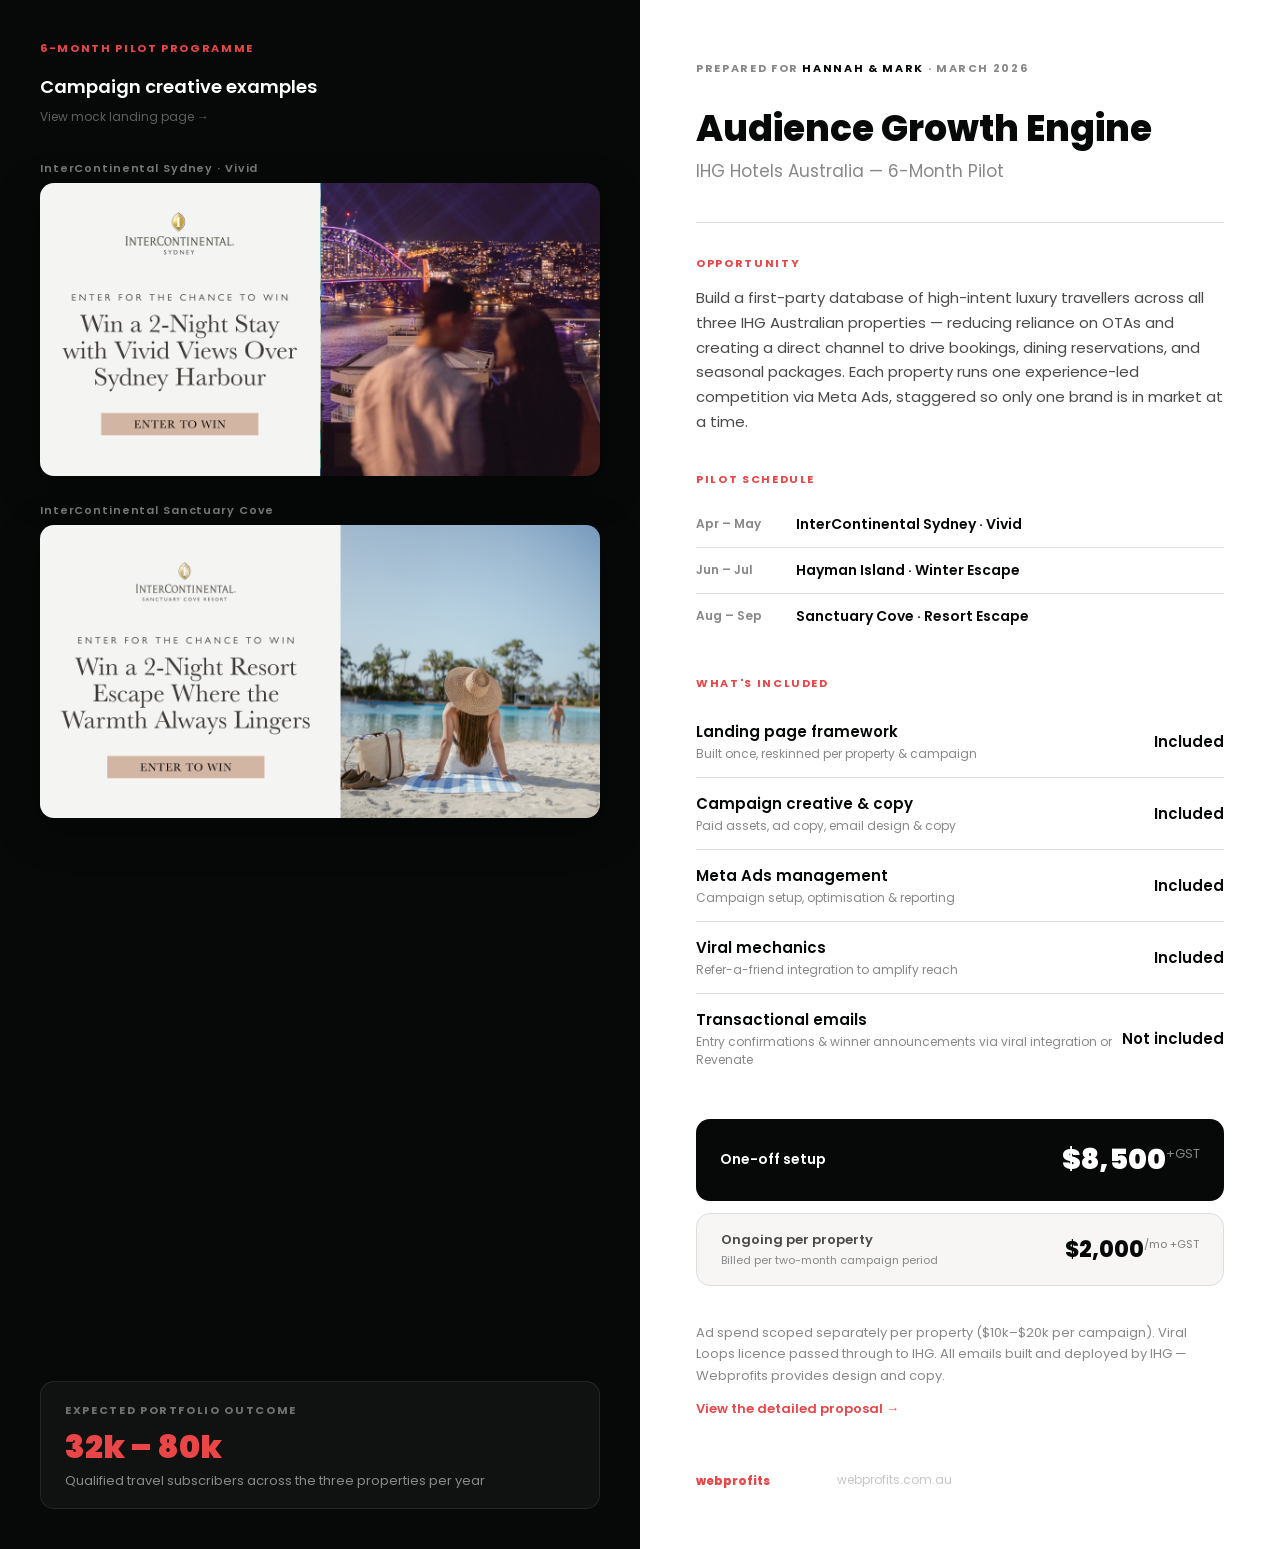
<file: index.html>
<!DOCTYPE html>
<html lang="en">
<head>
    <meta charset="UTF-8">
    <meta name="viewport" content="width=device-width, initial-scale=1.0">
    <title>Audience Growth Engine - IHG Hotels Australia</title>
    <link rel="icon" type="image/x-icon" href="[data-uri]">
    <link href="https://fonts.googleapis.com/css2?family=Poppins:wght@400;600;700;800;900&display=swap" rel="stylesheet">
    <style>
        :root {
            --mandarin: #EA4648;
            --mandarin-hover: #D63A3C;
            --mandarin-bg: rgba(234,70,72,0.06);
            --mandarin-glow: rgba(234,70,72,0.18);
            --navy: #070909;
            --warm-grey: #E0DEDC;
            --warm-grey-medium: #C8C5C2;
            --white: #FFFFFF;
            --off-white: #F7F6F5;
            --text-secondary: #4A4A4A;
            --text-muted: #888888;
            --r-sm: 6px;
            --r-md: 10px;
            --r-lg: 14px;
            --r-xl: 20px;
        }

        * {
            margin: 0;
            padding: 0;
            box-sizing: border-box;
        }

        body {
            font-family: 'Poppins', -apple-system, BlinkMacSystemFont, sans-serif;
            background: var(--off-white);
            color: var(--navy);
            min-height: 100vh;
        }

        .proposal {
            display: grid;
            grid-template-columns: 1fr 1fr;
            min-height: 100vh;
        }

        /* Left Side - Preview */
        .preview-side {
            background: var(--navy);
            padding: 40px;
            display: flex;
            flex-direction: column;
        }

        .preview-label {
            font-size: 11px;
            font-weight: 700;
            letter-spacing: 0.15em;
            text-transform: uppercase;
            color: var(--mandarin);
            margin-bottom: 16px;
        }

        .preview-title {
            font-size: 18px;
            font-weight: 600;
            color: var(--white);
            margin-bottom: 8px;
        }

        .preview-url {
            font-size: 12px;
            font-weight: 400;
            color: rgba(255,255,255,0.35);
            margin-bottom: 24px;
        }

        .preview-url a {
            color: rgba(255,255,255,0.35);
            text-decoration: none;
            transition: color 0.2s;
        }

        .preview-url a:hover {
            color: rgba(255,255,255,0.6);
        }

        .creative-stack {
            flex: 1;
            display: flex;
            flex-direction: column;
            gap: 16px;
        }

        .creative-card {
            border-radius: var(--r-lg);
            overflow: hidden;
            box-shadow: 0 12px 40px rgba(0,0,0,0.4);
        }

        .creative-card img {
            width: 100%;
            display: block;
        }

        .creative-card-label {
            font-size: 11px;
            font-weight: 600;
            letter-spacing: 0.08em;
            color: rgba(255,255,255,0.45);
            padding: 10px 0 6px;
        }

        .result-badge {
            margin-top: 24px;
            background: rgba(255,255,255,0.04);
            border: 1px solid rgba(255,255,255,0.08);
            border-radius: var(--r-lg);
            padding: 20px 24px;
        }

        .result-badge-label {
            font-size: 11px;
            font-weight: 700;
            letter-spacing: 0.15em;
            text-transform: uppercase;
            color: rgba(255,255,255,0.4);
            margin-bottom: 10px;
        }

        .result-stat {
            font-size: 32px;
            font-weight: 900;
            color: var(--mandarin);
            line-height: 1.15;
        }

        .result-stat span {
            font-size: 13px;
            font-weight: 400;
            color: rgba(255,255,255,0.5);
            display: block;
            margin-top: 8px;
        }

        /* Right Side - Details */
        .details-side {
            padding: 60px 56px;
            display: flex;
            flex-direction: column;
            justify-content: center;
            background: var(--white);
        }

        .prepared-for {
            font-size: 11px;
            font-weight: 700;
            letter-spacing: 0.15em;
            text-transform: uppercase;
            color: var(--text-muted);
            margin-bottom: 32px;
        }

        .prepared-for strong {
            color: var(--navy);
            font-weight: 700;
        }

        h1 {
            font-size: 36px;
            font-weight: 800;
            line-height: 1.12;
            margin-bottom: 8px;
            color: var(--navy);
        }

        .subtitle {
            font-size: 17px;
            font-weight: 400;
            color: var(--text-muted);
            margin-bottom: 36px;
            line-height: 1.7;
        }

        .divider {
            height: 1px;
            background: var(--warm-grey);
            margin-bottom: 32px;
        }

        .brief {
            margin-bottom: 36px;
        }

        .brief h3 {
            font-size: 11px;
            font-weight: 700;
            letter-spacing: 0.15em;
            text-transform: uppercase;
            color: var(--mandarin);
            margin-bottom: 14px;
        }

        .brief p {
            font-size: 15px;
            line-height: 1.65;
            color: var(--text-secondary);
        }

        .schedule {
            margin-bottom: 36px;
        }

        .schedule h3 {
            font-size: 11px;
            font-weight: 700;
            letter-spacing: 0.15em;
            text-transform: uppercase;
            color: var(--mandarin);
            margin-bottom: 14px;
        }

        .schedule-item {
            display: flex;
            align-items: center;
            padding: 12px 0;
            border-bottom: 1px solid var(--warm-grey);
        }

        .schedule-item:last-child {
            border-bottom: none;
        }

        .schedule-period {
            font-size: 12px;
            font-weight: 600;
            color: var(--text-muted);
            width: 100px;
            flex-shrink: 0;
        }

        .schedule-property {
            font-size: 14px;
            font-weight: 600;
            color: var(--navy);
        }

        .line-items {
            margin-bottom: 36px;
        }

        .line-items h3 {
            font-size: 11px;
            font-weight: 700;
            letter-spacing: 0.15em;
            text-transform: uppercase;
            color: var(--mandarin);
            margin-bottom: 14px;
        }

        .line-item {
            display: flex;
            justify-content: space-between;
            align-items: center;
            padding: 14px 0;
            border-bottom: 1px solid var(--warm-grey);
        }

        .line-item:last-child {
            border-bottom: none;
        }

        .line-item-name {
            font-size: 15px;
            font-weight: 600;
            color: var(--navy);
        }

        .line-item-desc {
            font-size: 12px;
            color: var(--text-muted);
            margin-top: 2px;
            font-weight: 400;
        }

        .line-item-price {
            font-size: 15px;
            font-weight: 600;
            color: var(--navy);
            text-align: right;
            white-space: nowrap;
        }

        .total-row {
            display: flex;
            justify-content: space-between;
            align-items: center;
            background: var(--navy);
            color: var(--white);
            padding: 20px 24px;
            border-radius: var(--r-lg);
            margin-bottom: 12px;
        }

        .total-label {
            font-size: 14px;
            font-weight: 600;
        }

        .total-price {
            font-size: 28px;
            font-weight: 900;
        }

        .total-price sup {
            font-size: 13px;
            font-weight: 400;
            opacity: 0.5;
            vertical-align: super;
        }

        .recurring-row {
            display: flex;
            justify-content: space-between;
            align-items: center;
            background: var(--off-white);
            border: 1px solid var(--warm-grey);
            padding: 16px 24px;
            border-radius: var(--r-lg);
            margin-bottom: 36px;
        }

        .recurring-label {
            font-size: 13px;
            font-weight: 600;
            color: var(--text-secondary);
        }

        .recurring-label span {
            display: block;
            font-size: 11px;
            font-weight: 400;
            color: var(--text-muted);
            margin-top: 2px;
        }

        .recurring-price {
            font-size: 22px;
            font-weight: 800;
            color: var(--navy);
        }

        .recurring-price sup {
            font-size: 11px;
            font-weight: 400;
            opacity: 0.5;
            vertical-align: super;
        }

        .note {
            font-size: 13px;
            color: var(--text-muted);
            line-height: 1.65;
            font-weight: 400;
            margin-bottom: 12px;
        }

        .note a {
            color: var(--mandarin);
            text-decoration: none;
            font-weight: 600;
        }

        .note a:hover {
            text-decoration: underline;
        }

        .footer {
            margin-top: auto;
            padding-top: 40px;
            display: flex;
            align-items: center;
            gap: 12px;
        }

        .footer svg {
            height: 18px;
            width: auto;
        }

        .footer span {
            font-size: 12px;
            color: var(--warm-grey-medium);
            font-weight: 400;
        }
    </style>
</head>
<body>
    <div class="proposal">

        <!-- Left Side -->
        <div class="preview-side">
            <div class="preview-label">6-month pilot programme</div>
            <div class="preview-title">Campaign creative examples</div>
            <div class="preview-url"><a href="https://intercontinental-sydney-competition-vivid.lovable.app/" target="_blank">View mock landing page →</a></div>

            <div class="creative-stack">
                <div>
                    <div class="creative-card-label">InterContinental Sydney · Vivid</div>
                    <div class="creative-card">
                        <img src="ihg_campaign_creative.png" alt="InterContinental Sydney - Vivid Sydney Harbour Experience campaign creative" />
                    </div>
                </div>
                <div>
                    <div class="creative-card-label">InterContinental Sanctuary Cove</div>
                    <div class="creative-card">
                        <img src="ihg_campaign_creative_2.png" alt="InterContinental Sanctuary Cove - Where Summer Lingers campaign creative" />
                    </div>
                </div>
            </div>

            <div class="result-badge">
                <div class="result-badge-label">Expected portfolio outcome</div>
                <div class="result-stat">
                    32k – 80k
                    <span>Qualified travel subscribers across the three properties per year</span>
                </div>
            </div>
        </div>

        <!-- Right Side -->
        <div class="details-side">
            <div class="prepared-for">Prepared for <strong>Hannah & Mark</strong> · March 2026</div>

            <h1>Audience Growth Engine</h1>
            <div class="subtitle">IHG Hotels Australia — 6-Month Pilot</div>

            <div class="divider"></div>

            <div class="brief">
                <h3>Opportunity</h3>
                <p>
                    Build a first-party database of high-intent luxury travellers across all three IHG Australian properties — reducing reliance on OTAs and creating a direct channel to drive bookings, dining reservations, and seasonal packages. Each property runs one experience-led competition via Meta Ads, staggered so only one brand is in market at a time.
                </p>
            </div>

            <div class="schedule">
                <h3>Pilot schedule</h3>
                <div class="schedule-item">
                    <div class="schedule-period">Apr – May</div>
                    <div class="schedule-property">InterContinental Sydney · Vivid</div>
                </div>
                <div class="schedule-item">
                    <div class="schedule-period">Jun – Jul</div>
                    <div class="schedule-property">Hayman Island · Winter Escape</div>
                </div>
                <div class="schedule-item">
                    <div class="schedule-period">Aug – Sep</div>
                    <div class="schedule-property">Sanctuary Cove · Resort Escape</div>
                </div>
            </div>

            <div class="line-items">
                <h3>What's included</h3>
                <div class="line-item">
                    <div>
                        <div class="line-item-name">Landing page framework</div>
                        <div class="line-item-desc">Built once, reskinned per property & campaign</div>
                    </div>
                    <div class="line-item-price">Included</div>
                </div>
                <div class="line-item">
                    <div>
                        <div class="line-item-name">Campaign creative & copy</div>
                        <div class="line-item-desc">Paid assets, ad copy, email design & copy</div>
                    </div>
                    <div class="line-item-price">Included</div>
                </div>
                <div class="line-item">
                    <div>
                        <div class="line-item-name">Meta Ads management</div>
                        <div class="line-item-desc">Campaign setup, optimisation & reporting</div>
                    </div>
                    <div class="line-item-price">Included</div>
                </div>
                <div class="line-item">
                    <div>
                        <div class="line-item-name">Viral mechanics</div>
                        <div class="line-item-desc">Refer-a-friend integration to amplify reach</div>
                    </div>
                    <div class="line-item-price">Included</div>
                </div>
                <div class="line-item">
                    <div>
                        <div class="line-item-name">Transactional emails</div>
                        <div class="line-item-desc">Entry confirmations & winner announcements via viral integration or Revenate</div>
                    </div>
                    <div class="line-item-price">Not included</div>
                </div>
            </div>

            <div class="total-row">
                <div class="total-label">One-off setup</div>
                <div class="total-price">$8,500<sup>+GST</sup></div>
            </div>

            <div class="recurring-row">
                <div class="recurring-label">
                    Ongoing per property
                    <span>Billed per two-month campaign period</span>
                </div>
                <div class="recurring-price">$2,000<sup>/mo +GST</sup></div>
            </div>

            <div class="note">
                Ad spend scoped separately per property ($10k–$20k per campaign). Viral Loops licence passed through to IHG. All emails built and deployed by IHG — Webprofits provides design and copy.
            </div>
            <div class="note">
                <a href="https://www.notion.so/webprofits/IHG-Hotels-Australia-Audience-Growth-Engine-32035e677f078074902efaeeb3bf4a01" target="_blank">View the detailed proposal →</a>
            </div>

            <div class="footer">
                <svg viewBox="0 0 200 28" fill="none" xmlns="http://www.w3.org/2000/svg">
                    <text x="0" y="22" font-family="Poppins, sans-serif" font-size="18" font-weight="800" fill="#EA4648">webprofits</text>
                </svg>
                <span>webprofits.com.au</span>
            </div>
        </div>

    </div>
</body>
</html>
</file>
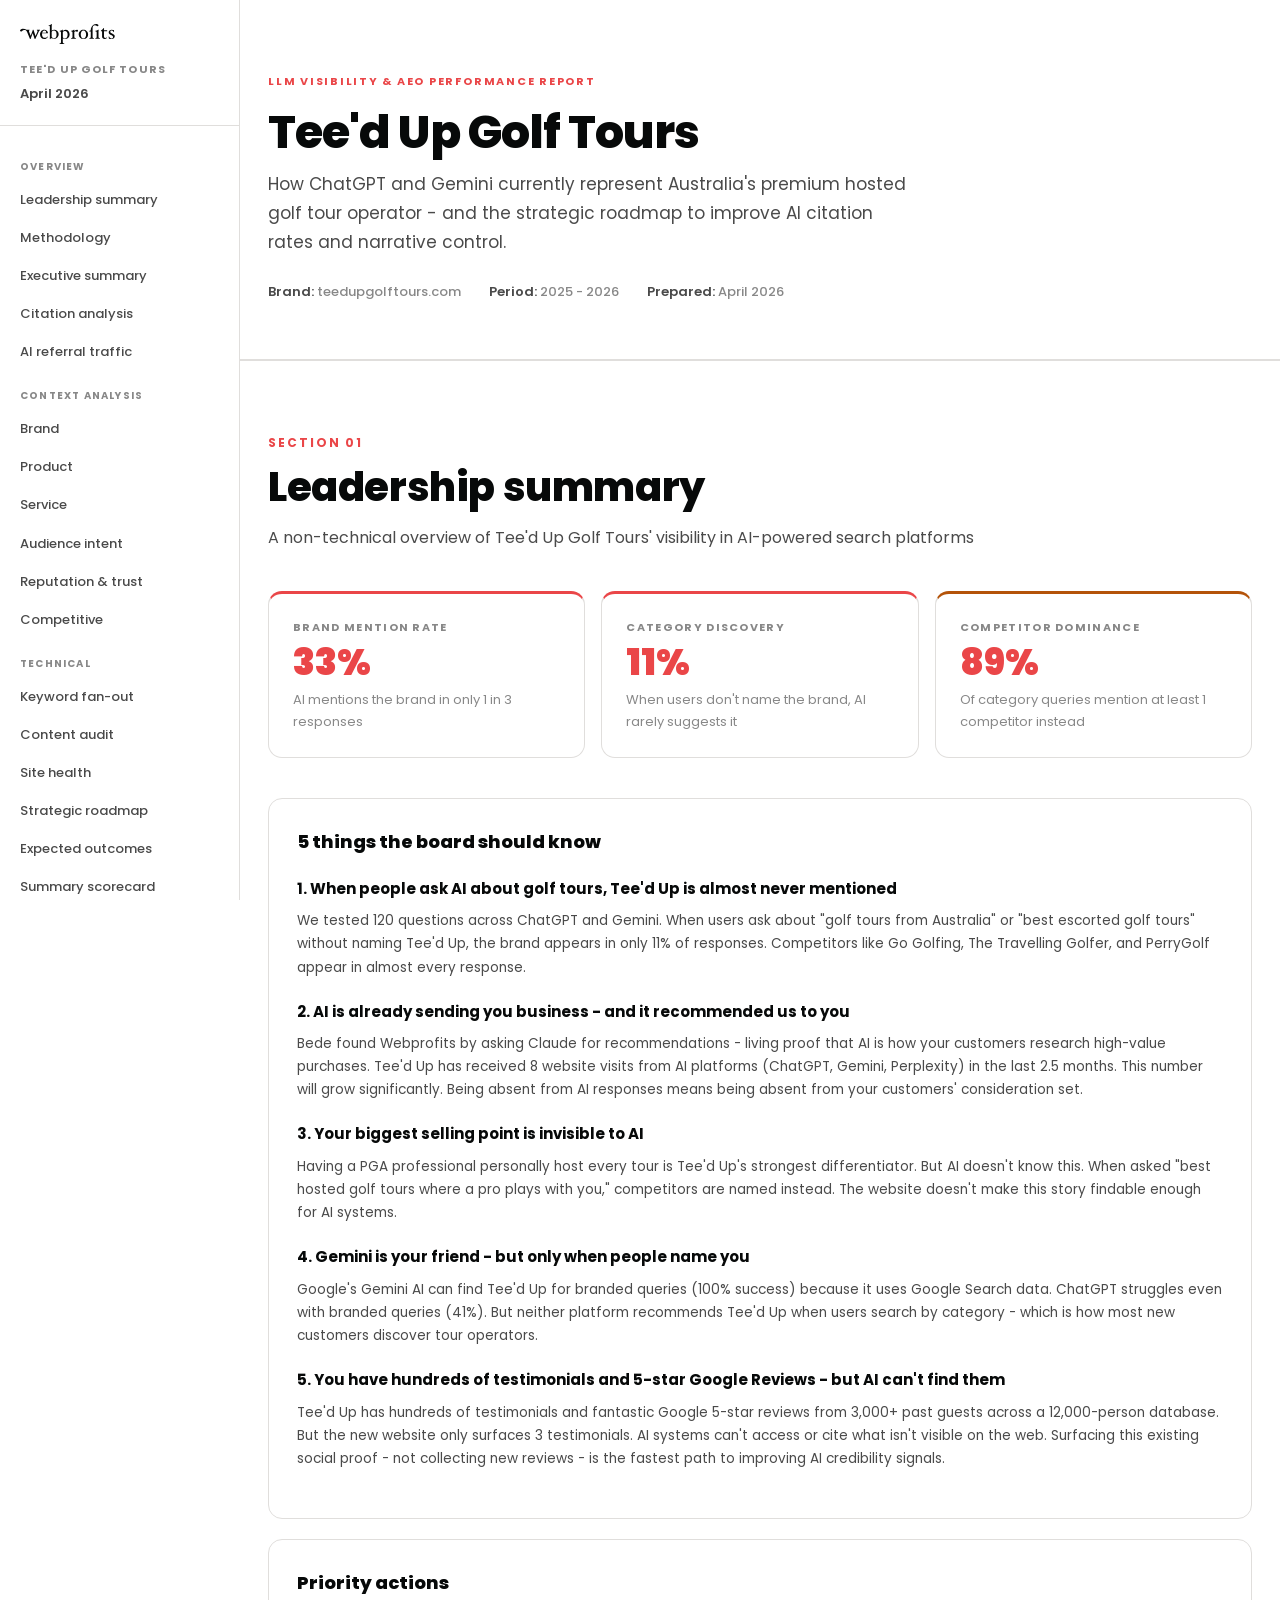
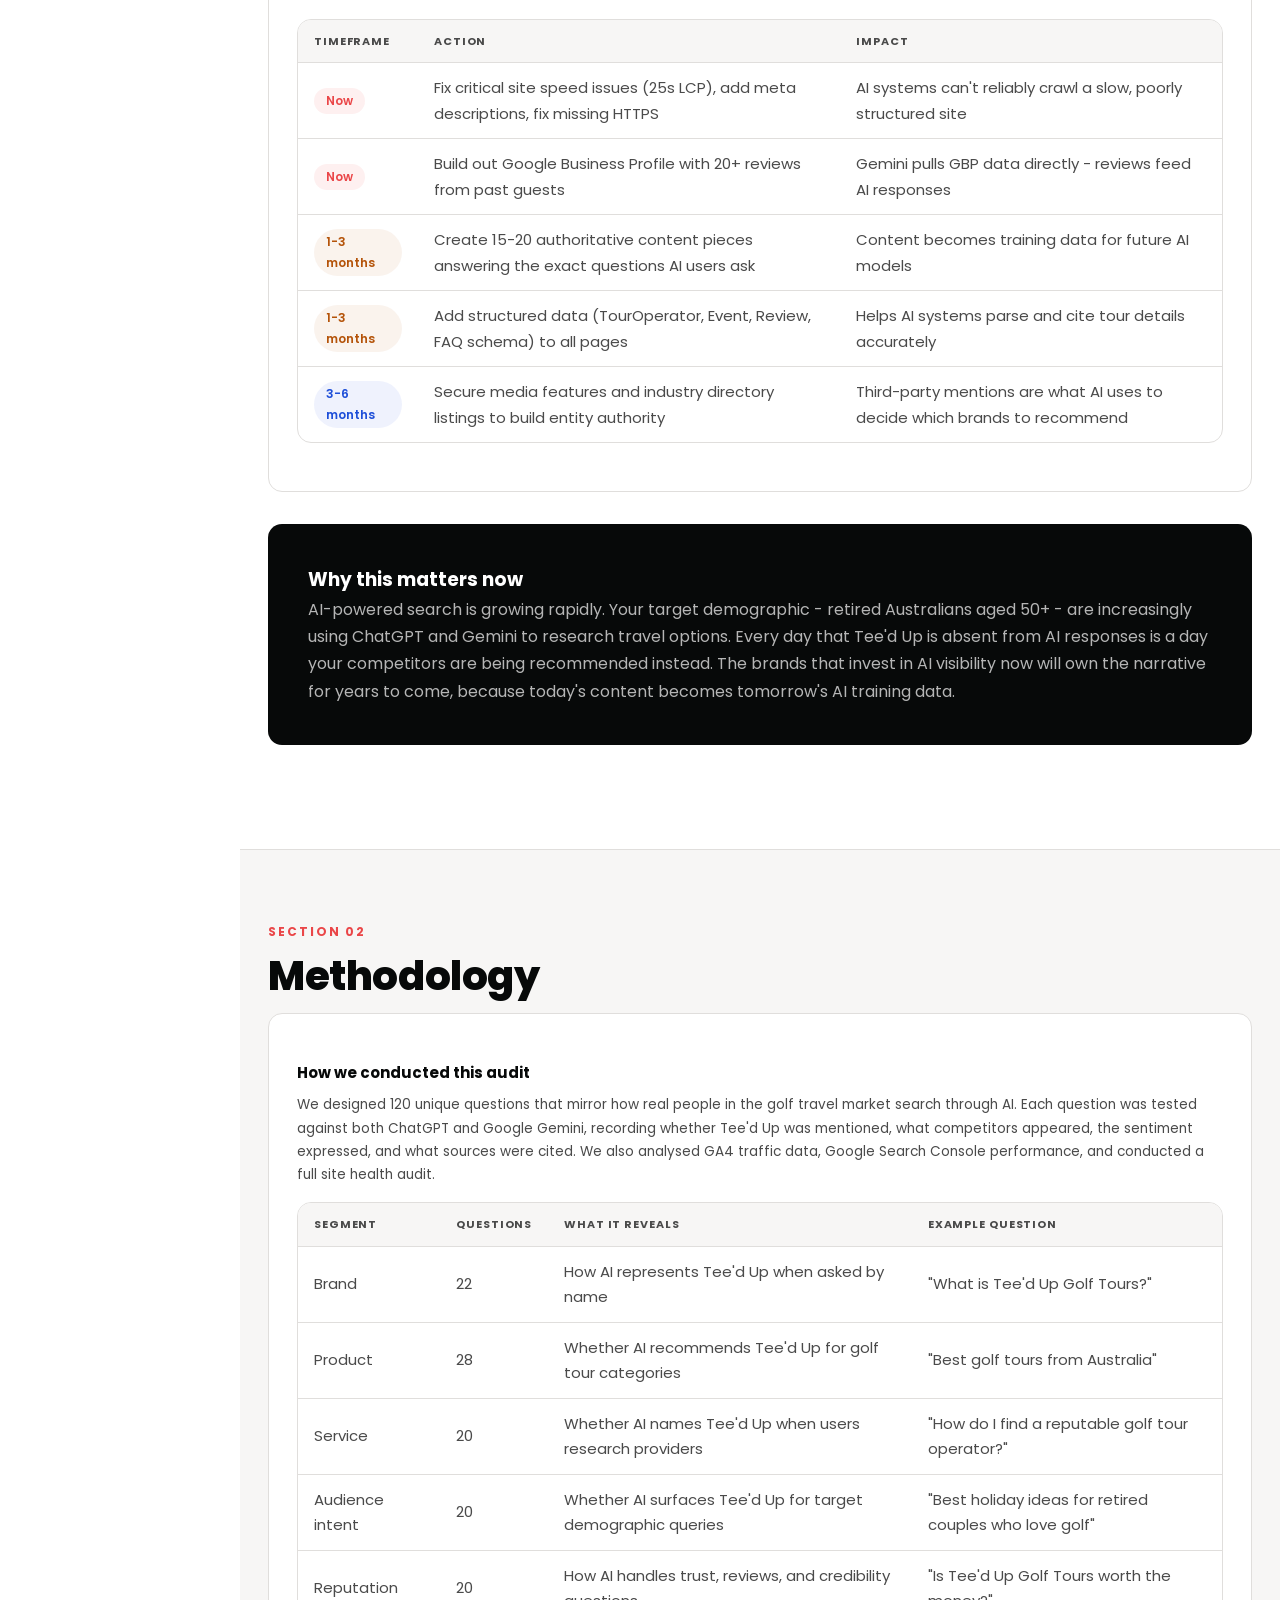
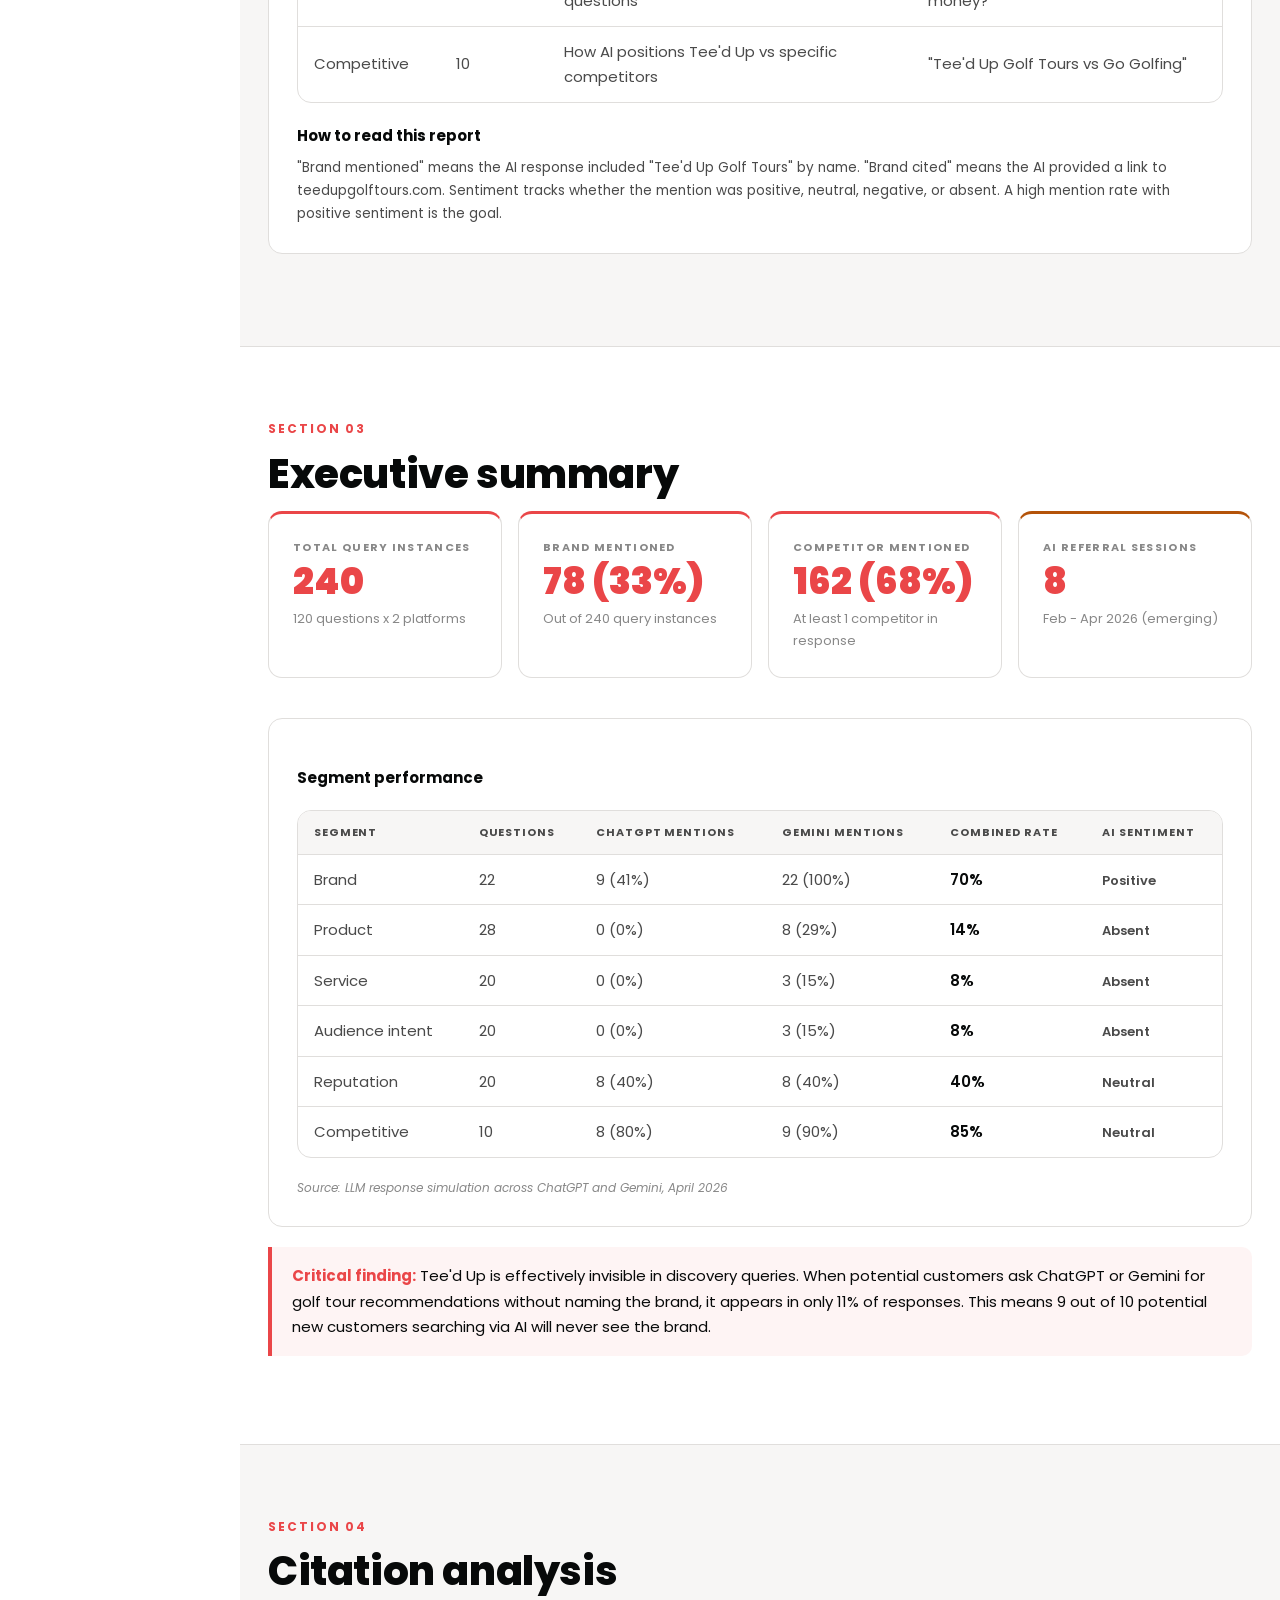
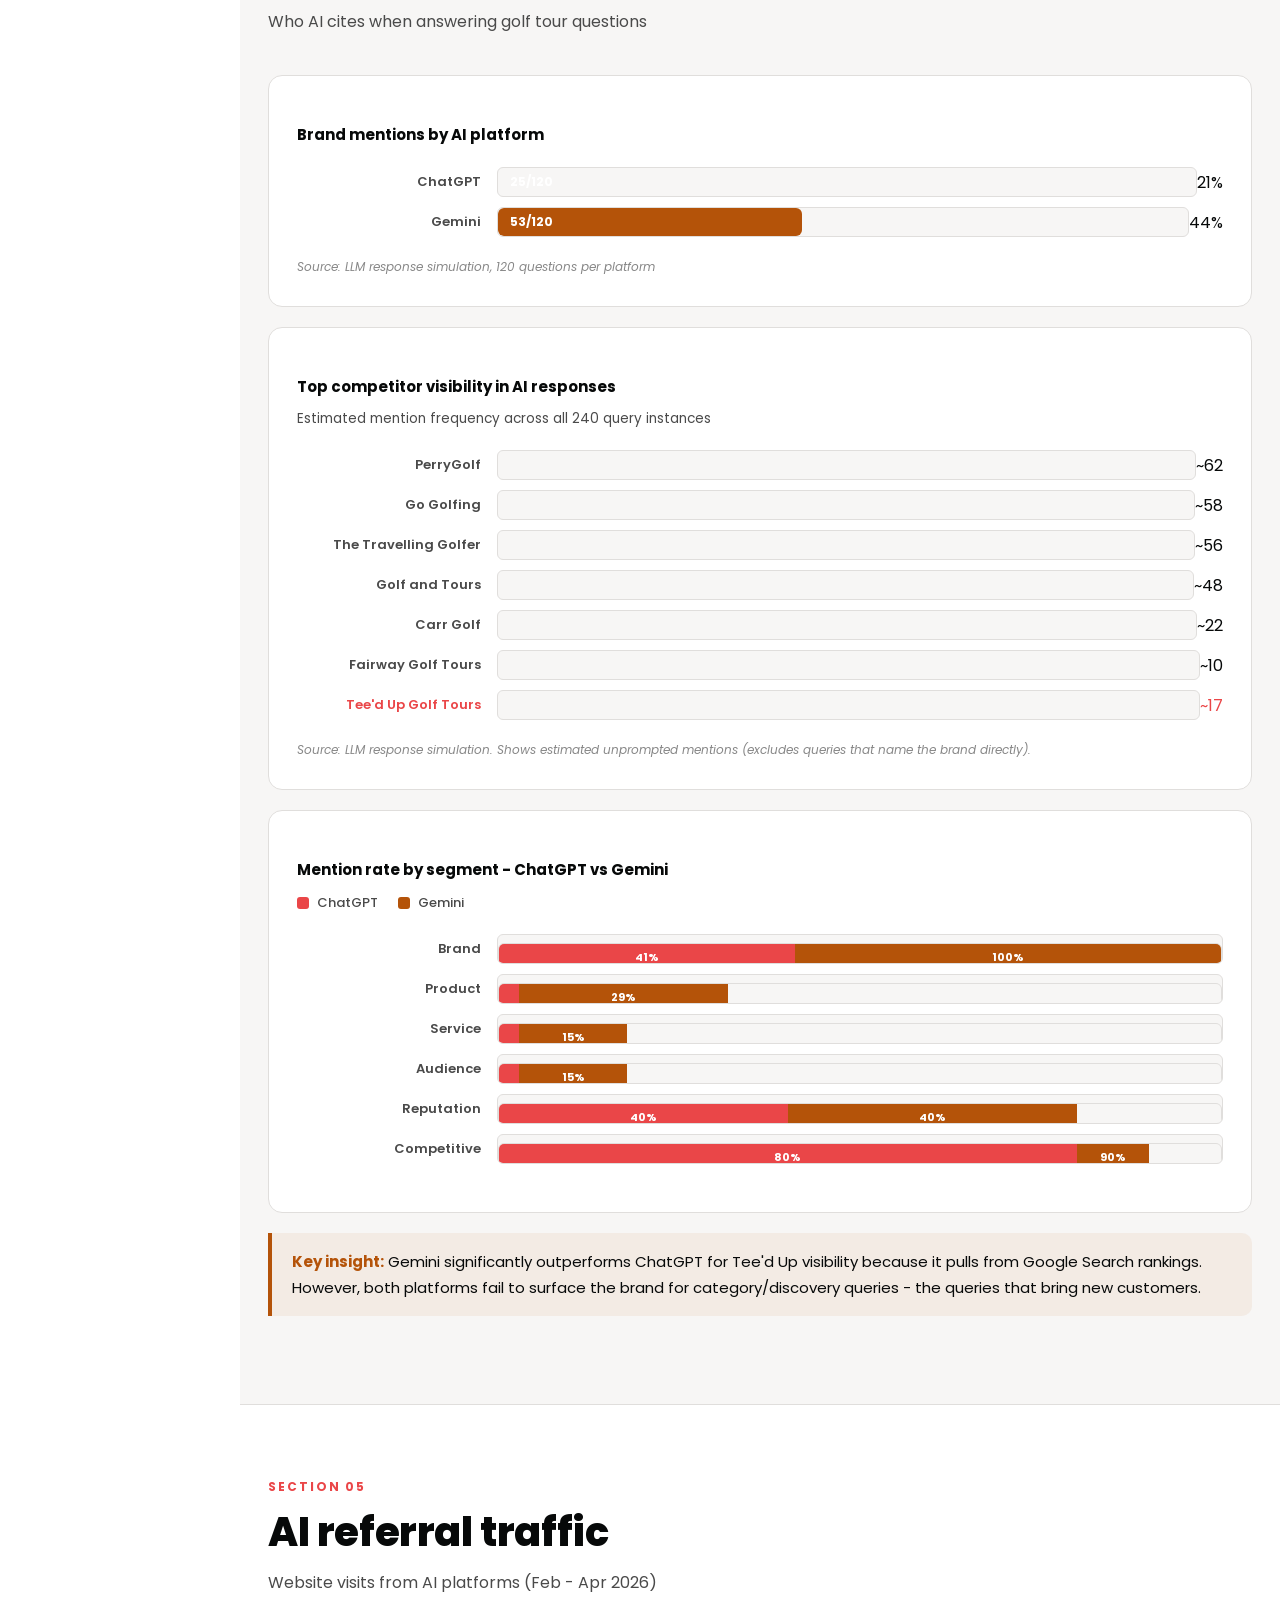
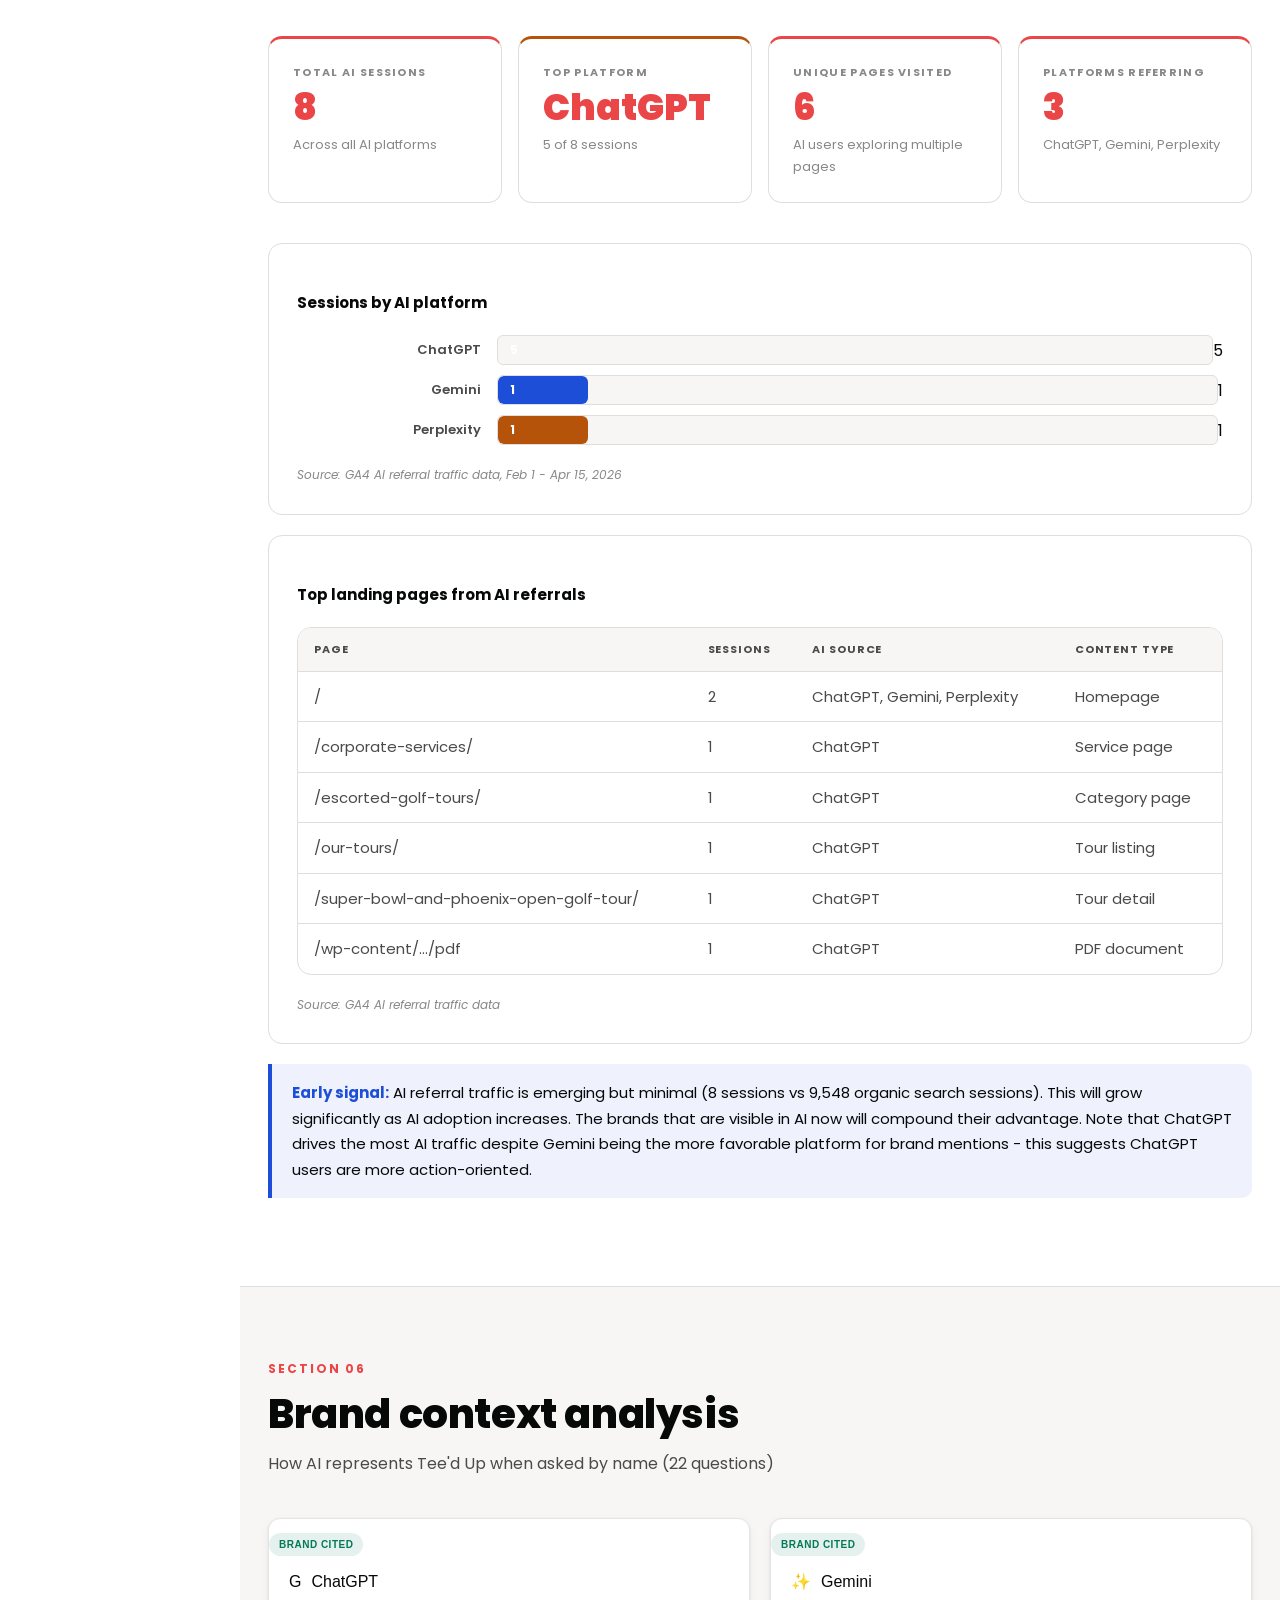
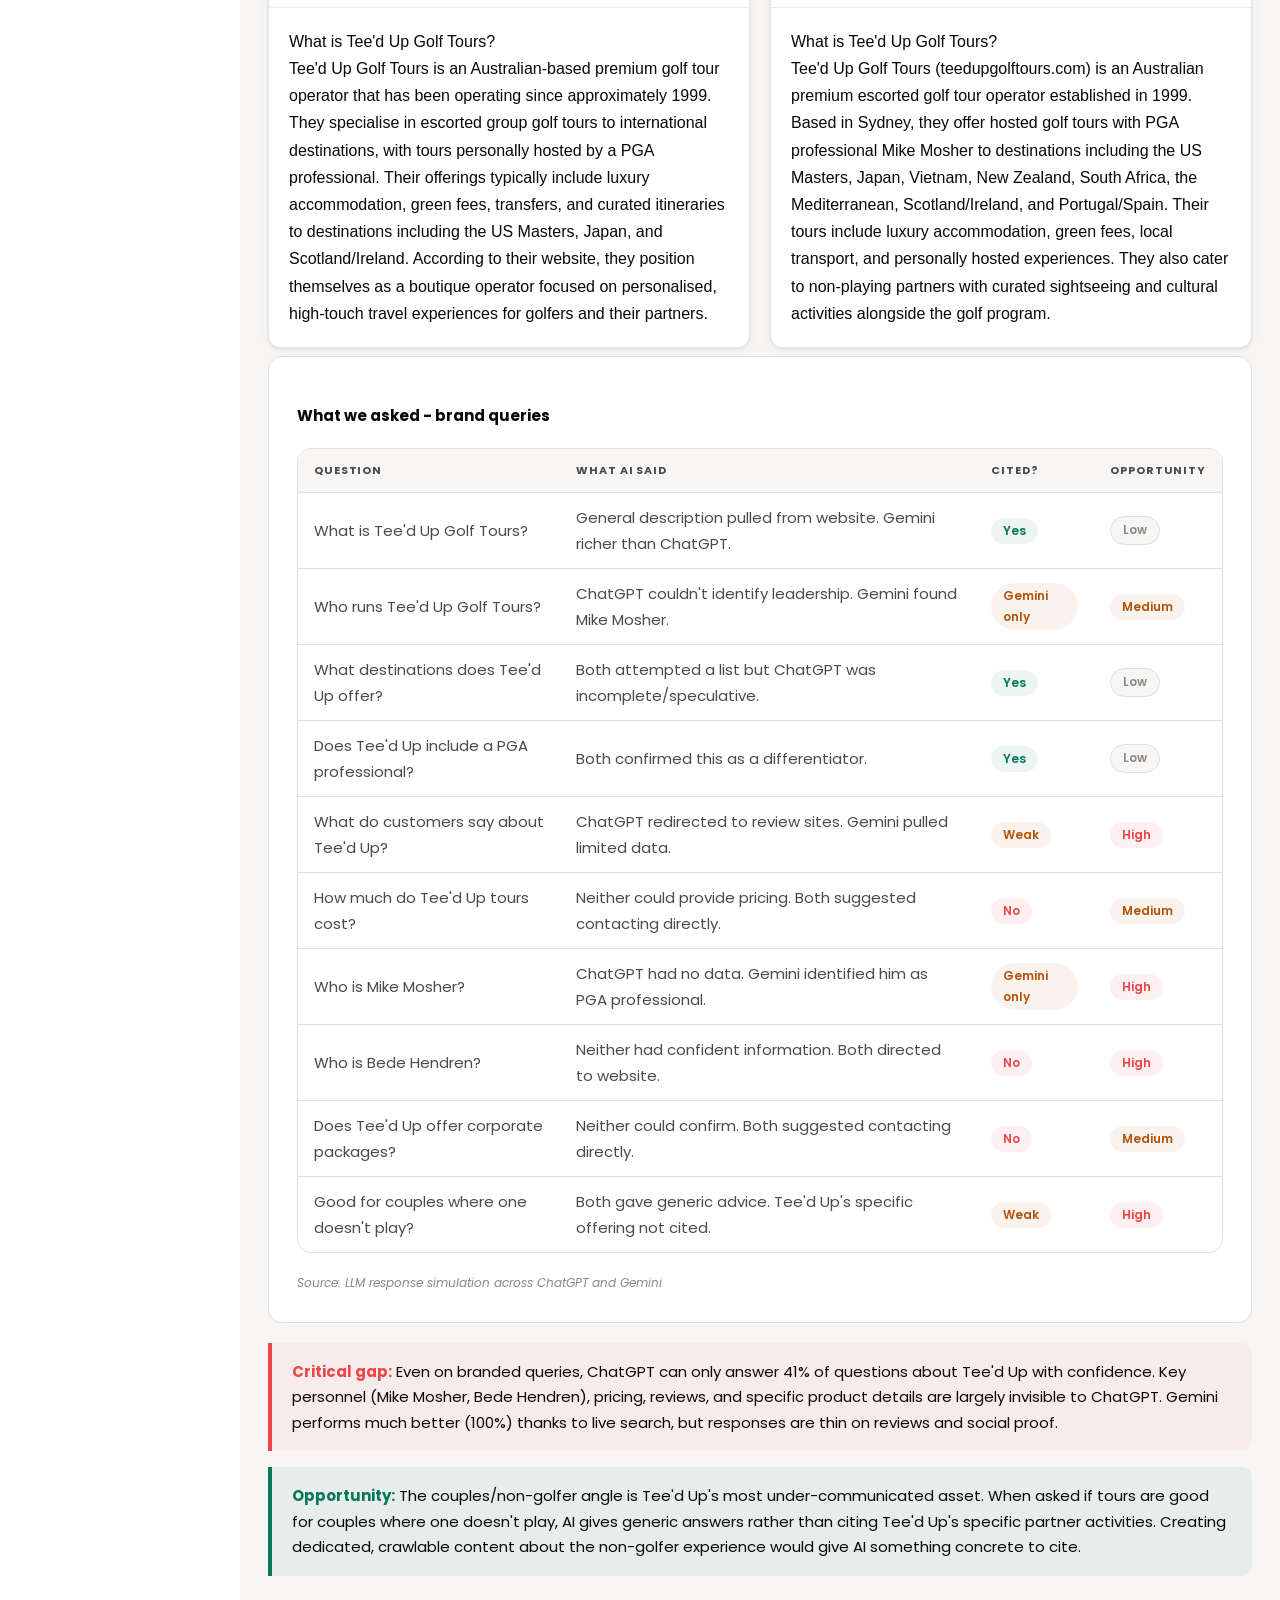
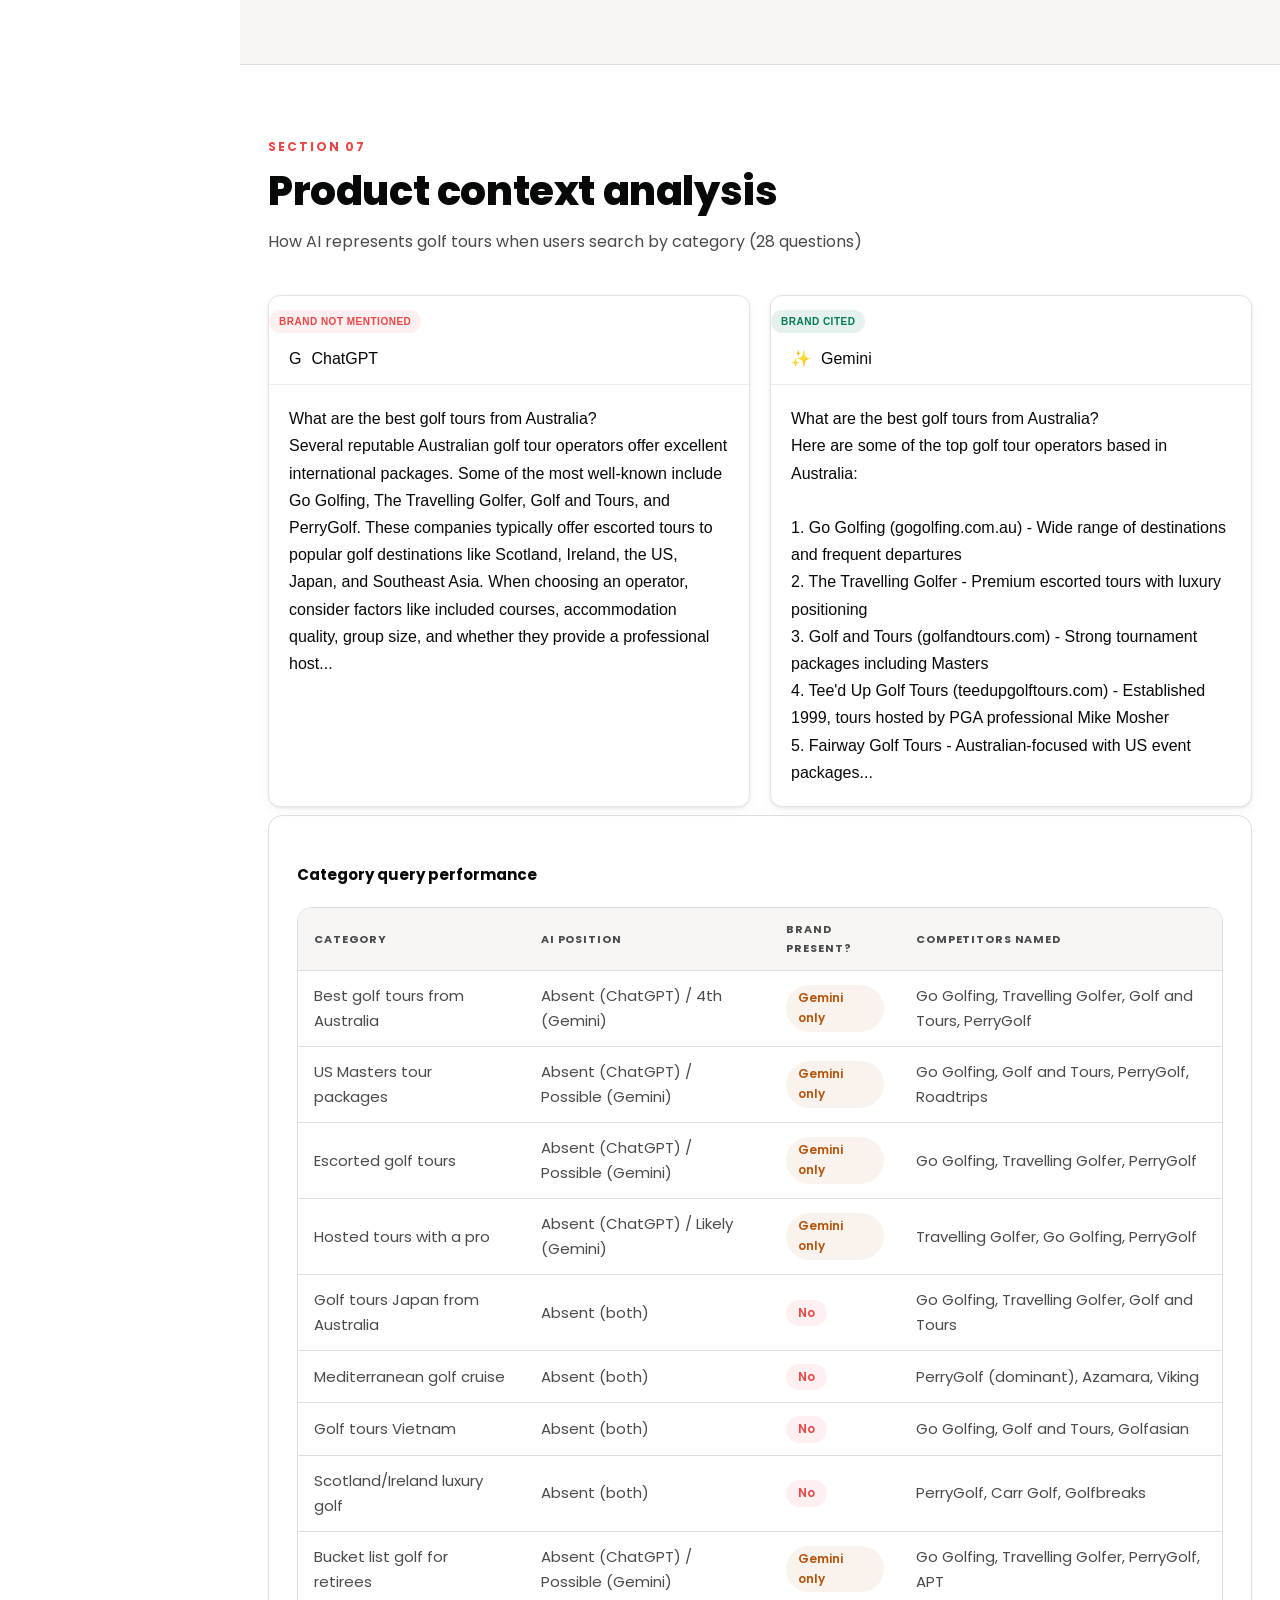
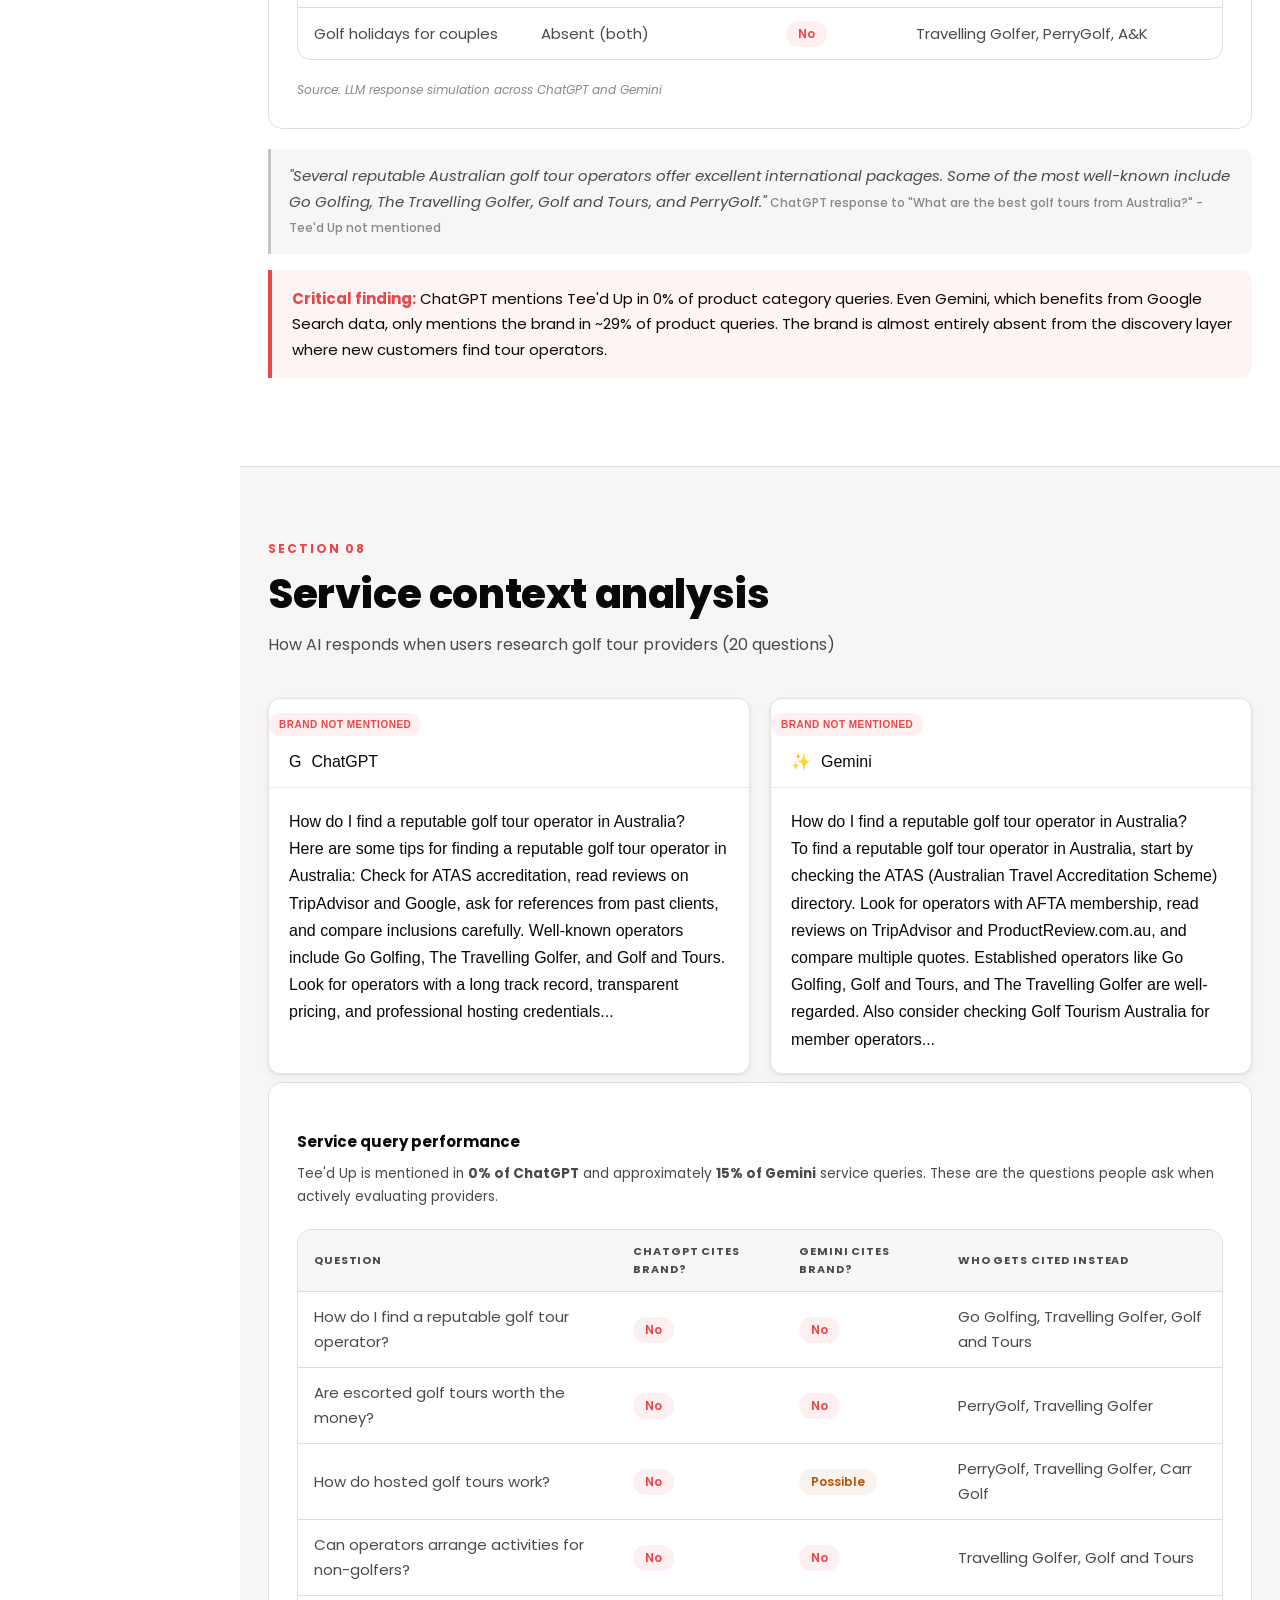
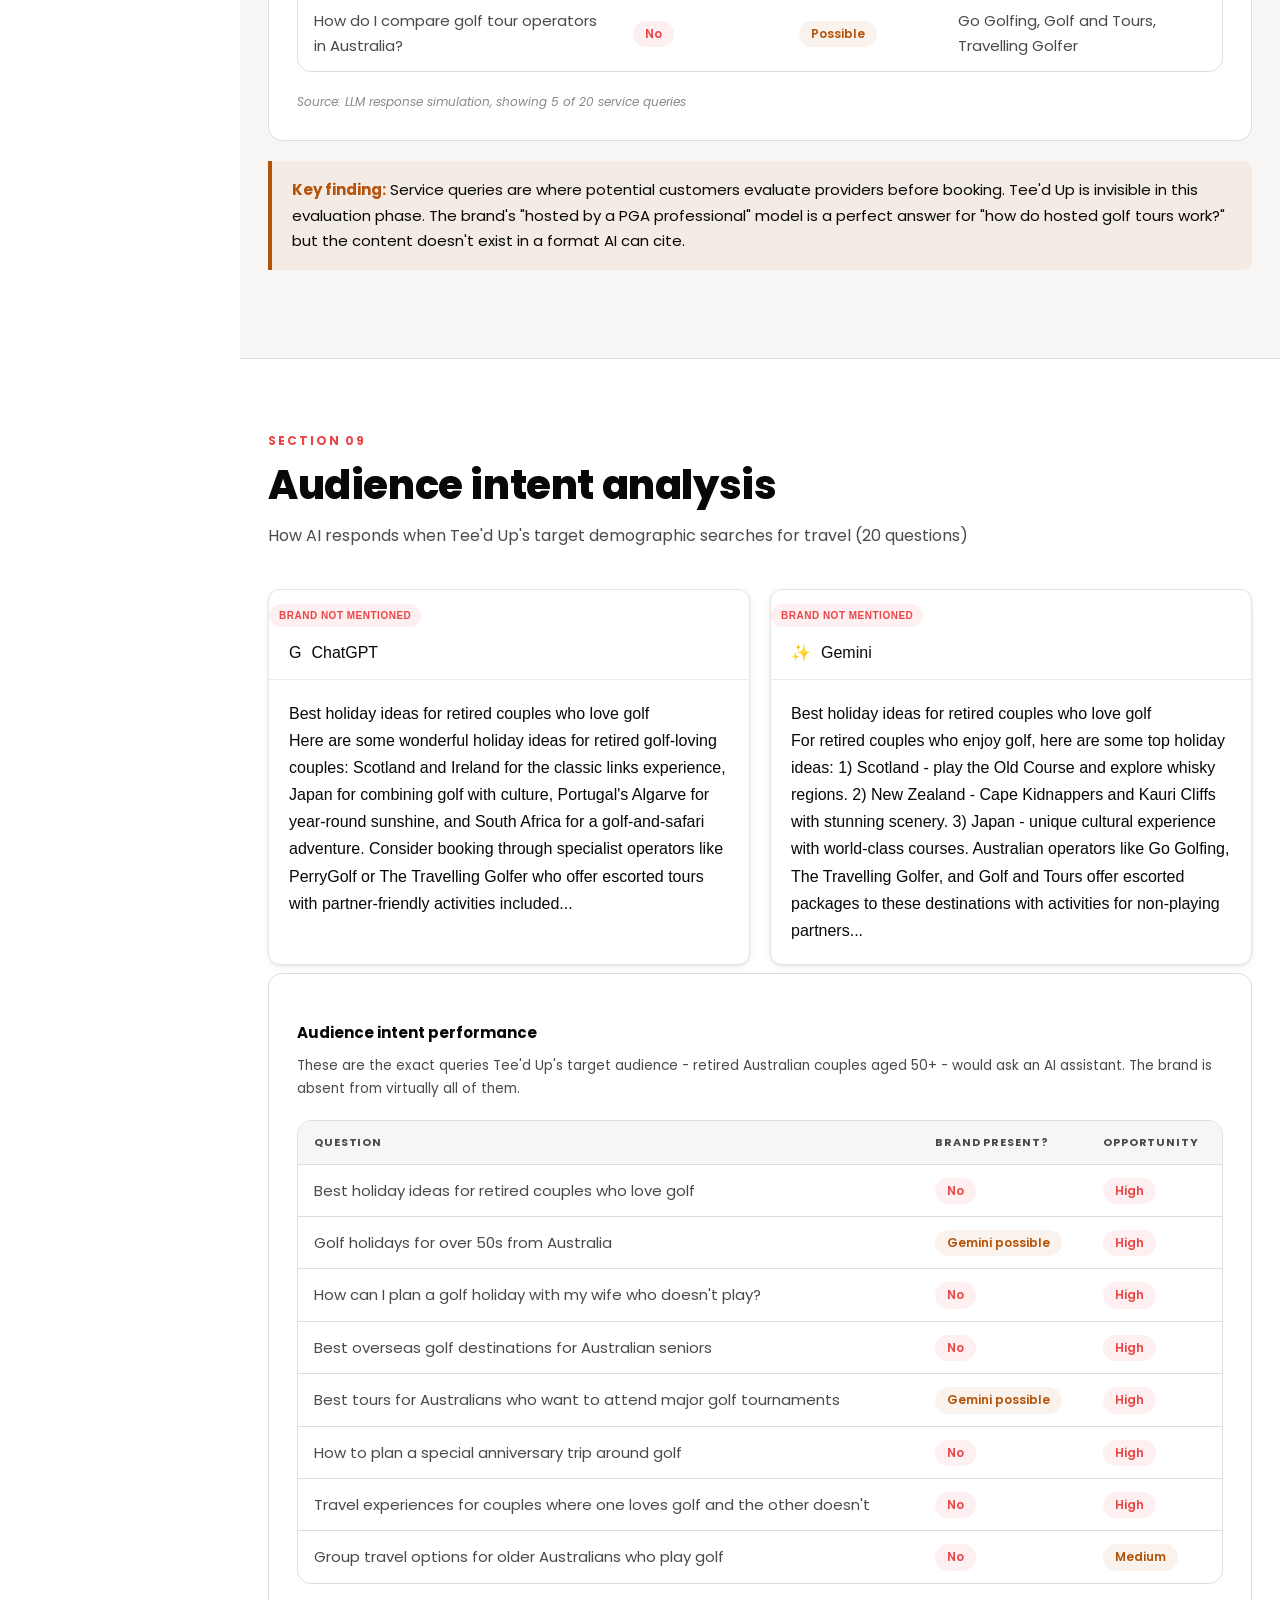
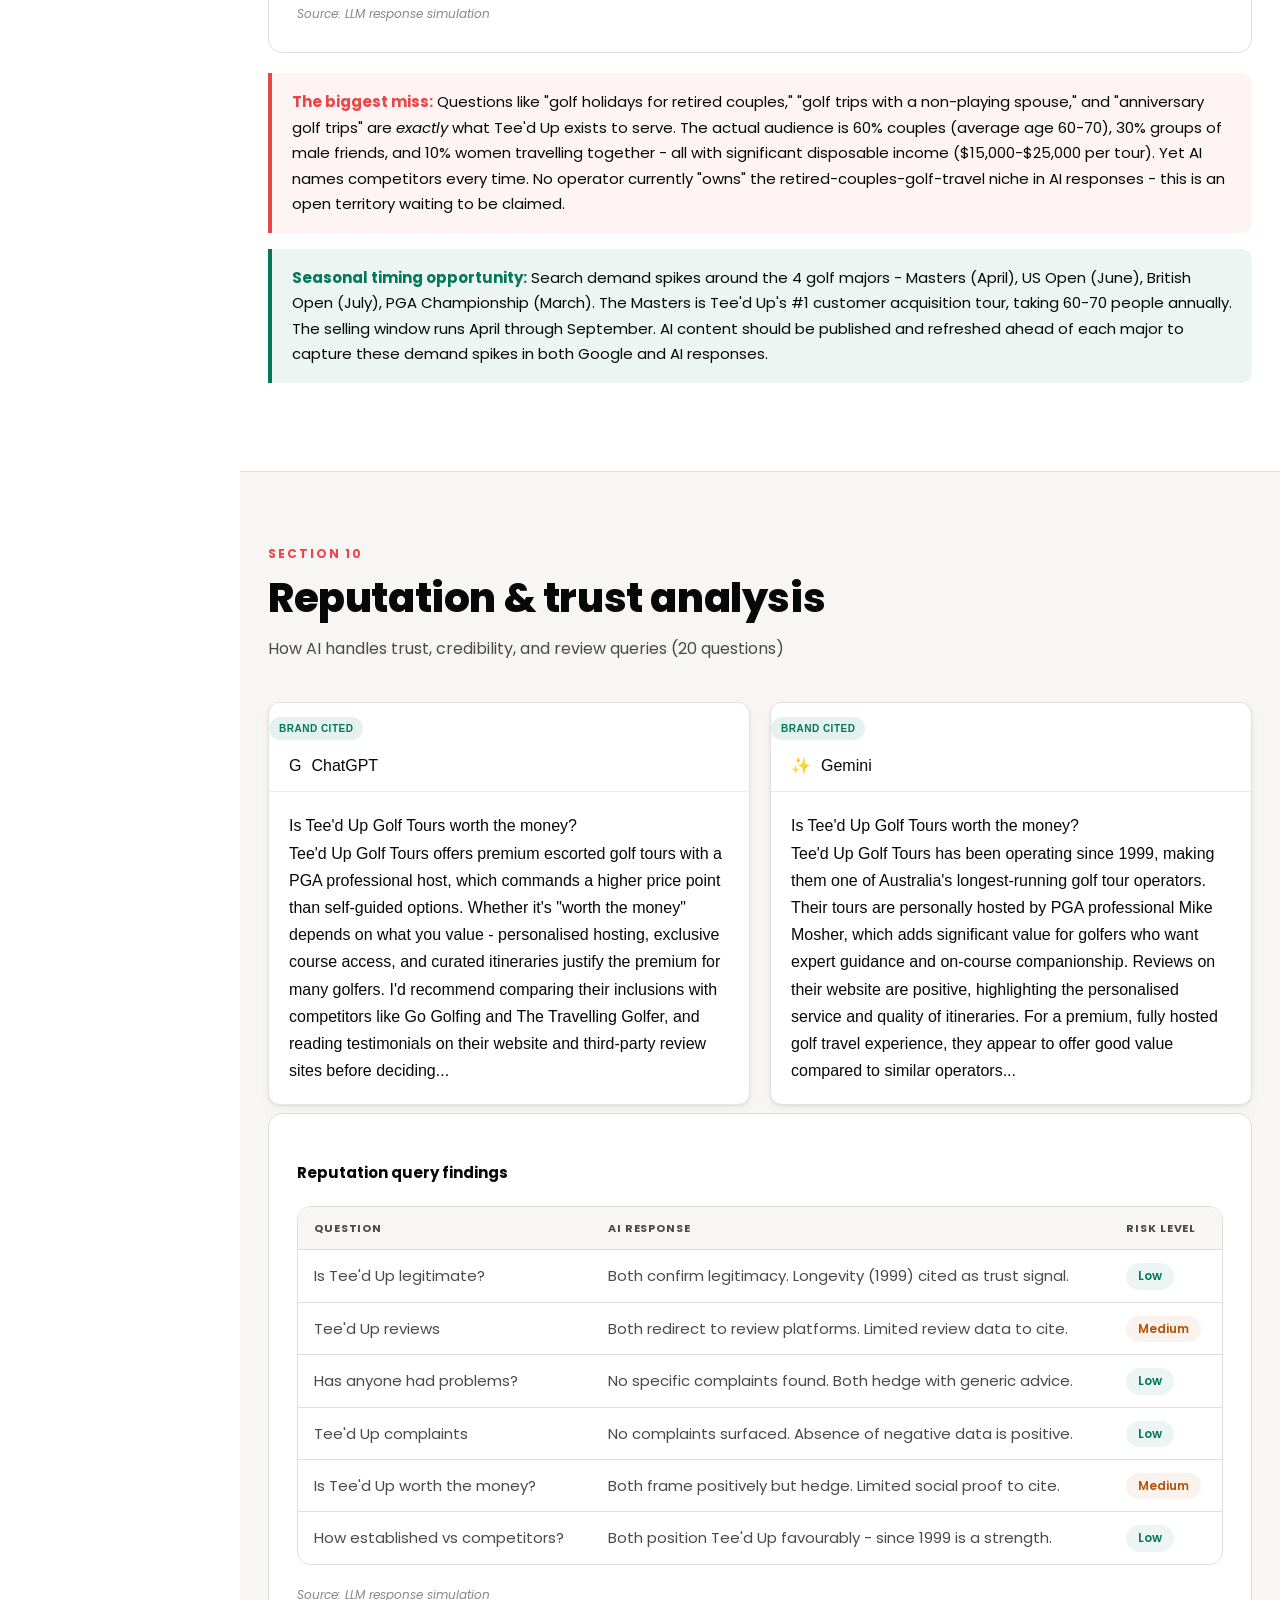
<file: teedup-golf-tours-llm-visibility-apr-2026/index.html>
<!DOCTYPE html>
<html lang="en-AU">
<head>
<meta charset="UTF-8">
<meta name="viewport" content="width=device-width, initial-scale=1.0">
<meta name="robots" content="noindex, nofollow">
<title>LLM Visibility &amp; AEO Performance Report - Tee'd Up Golf Tours</title>
<link rel="icon" type="image/x-icon" href="[data-uri]">
<link rel="preconnect" href="https://fonts.googleapis.com">
<link rel="preconnect" href="https://fonts.gstatic.com" crossorigin>
<link href="https://fonts.googleapis.com/css2?family=Poppins:ital,wght@0,400;0,500;0,600;0,700;0,800;0,900;1,400&display=swap" rel="stylesheet">
<style>
  :root {
    /* Backgrounds */
    --bg-base: #FFFFFF;
    --bg-alt: #F7F6F5;
    --bg-card: #FFFFFF;
    --bg-card-hover: #FAFAF9;

    /* Borders */
    --border: #E0DEDC;
    --border-med: #C8C5C2;
    --border-bright: #AAAAAA;

    /* Text */
    --text-primary: #070909;
    --text-secondary: #4A4A4A;
    --text-muted: #888888;

    /* Brand red */
    --wp: #EA4648;
    --wp-soft: #D63A3C;
    --wp-bg: rgba(234,70,72,0.06);
    --wp-glow: rgba(234,70,72,0.18);

    /* Semantic */
    --green: #047857;
    --green-bg: rgba(4,120,87,0.07);
    --amber: #B45309;
    --amber-bg: rgba(180,83,9,0.07);
    --blue: #1D4ED8;
    --blue-bg: rgba(29,78,216,0.07);

    /* Radius tokens */
    --r-sm: 6px;
    --r-md: 10px;
    --r-lg: 14px;
    --r-xl: 20px;
    --r-full: 999px;

    /* Sidebar */
    --sidebar-w: 240px;
  }

  html { scroll-behavior: smooth; }
  * { margin: 0; padding: 0; box-sizing: border-box; }

  body {
    font-family: 'Poppins', sans-serif;
    color: var(--text-primary);
    background: var(--bg-base);
    line-height: 1.7;
    font-size: 16px;
  }

  /* ===== SIDEBAR ===== */
  .sidebar {
    position: fixed; top: 0; left: 0; bottom: 0;
    width: var(--sidebar-w);
    background: rgba(255,255,255,0.97);
    backdrop-filter: blur(16px); -webkit-backdrop-filter: blur(16px);
    border-right: 1px solid var(--border);
    z-index: 200;
    display: flex; flex-direction: column;
    overflow-y: auto;
  }
  .sidebar-header {
    padding: 24px 20px 20px;
    border-bottom: 1px solid var(--border);
  }
  .sidebar-logo { height: 20px; width: auto; display: block; margin-bottom: 16px; }
  .sidebar-logo path { fill: var(--text-primary) !important; }
  .sidebar-brand {
    font-size: 11px; font-weight: 700; letter-spacing: 0.1em;
    text-transform: uppercase; color: var(--text-muted); margin-bottom: 4px;
  }
  .sidebar-period { font-size: 13px; font-weight: 600; color: var(--text-secondary); }
  .sidebar-nav { flex: 1; padding: 16px 0; }
  .sidebar-nav-label {
    font-size: 10px; font-weight: 700; text-transform: uppercase;
    letter-spacing: 0.12em; color: var(--text-muted);
    padding: 12px 20px 6px; margin-top: 4px;
  }
  .sidebar-section-link {
    display: block; padding: 8px 20px;
    font-size: 13px; font-weight: 500; color: var(--text-secondary);
    text-decoration: none; transition: color .15s, background .15s;
  }
  .sidebar-section-link:hover {
    color: var(--text-primary); background: var(--bg-alt);
  }
  .sidebar-section-link.active {
    color: var(--wp); background: var(--wp-bg); font-weight: 600;
  }
  .sidebar-footer {
    padding: 16px 20px; border-top: 1px solid var(--border);
  }
  .btn-download {
    display: flex; align-items: center; justify-content: center; gap: 6px;
    width: 100%; background: var(--wp); color: #fff; border: none; cursor: pointer;
    font-family: 'Poppins', system-ui, sans-serif;
    font-size: 11px; font-weight: 700; letter-spacing: 0.04em;
    padding: 9px 16px; border-radius: var(--r-full);
    transition: background .15s, transform .1s; white-space: nowrap;
  }
  .btn-download:hover { background: var(--wp-soft); transform: translateY(-1px); }
  .btn-download:active { transform: translateY(0); }
  .btn-download svg { width: 13px; height: 13px; flex-shrink: 0; }

  /* ===== MOBILE HEADER ===== */
  .mobile-header {
    display: none; position: fixed; top: 0; left: 0; right: 0; z-index: 250;
    height: 54px; background: rgba(255,255,255,0.97);
    backdrop-filter: blur(16px); -webkit-backdrop-filter: blur(16px);
    border-bottom: 1px solid var(--border);
    align-items: center; justify-content: space-between; padding: 0 14px;
  }
  .mobile-header-logo { height: 18px; width: auto; }
  .mobile-header-logo path { fill: var(--text-primary) !important; }
  .sidebar-toggle {
    display: none; width: 40px; height: 40px; border-radius: var(--r-md);
    background: none; border: none; color: var(--text-primary);
    cursor: pointer; font-size: 20px; line-height: 1;
  }

  /* ===== MAIN CONTENT ===== */
  .main { margin-left: var(--sidebar-w); }

  /* ===== PRINT HEADER ===== */
  .print-header { display: none; }
  .print-header-inner {
    display: flex; align-items: center; justify-content: space-between;
    padding: 0 0 16px 0; margin-bottom: 28px;
    border-bottom: 2px solid #EA4648;
  }
  .print-header-left { display: flex; flex-direction: column; gap: 2px; }
  .print-header-title { font-size: 11px; font-weight: 700; color: #070909; letter-spacing: 0.02em; }
  .print-header-date { font-size: 10px; font-weight: 500; color: #888; }
  .print-header-logo { height: 22px; width: auto; }

  /* ===== CONTAINER ===== */
  .container { max-width: 1180px; margin: 0 auto; padding: 0 28px; }

  /* ===== HERO ===== */
  .hero {
    padding: 72px 0 56px;
    border-bottom: 1px solid var(--border);
  }
  .hero-label {
    font-size: 11px; font-weight: 700; text-transform: uppercase;
    letter-spacing: 0.16em; color: var(--wp); margin-bottom: 16px;
  }
  .hero h1 {
    font-size: clamp(30px, 4.5vw, 46px); font-weight: 800;
    line-height: 1.12; color: var(--text-primary);
    letter-spacing: -0.02em; margin-bottom: 12px;
  }
  .hero-subtitle {
    font-size: 17px; color: var(--text-secondary); font-weight: 400;
    margin-bottom: 24px; max-width: 640px;
  }
  .hero-meta {
    display: flex; gap: 28px; flex-wrap: wrap;
  }
  .hero-meta-item {
    font-size: 13px; color: var(--text-muted); font-weight: 500;
  }
  .hero-meta-item strong {
    color: var(--text-secondary); font-weight: 600;
  }

  /* ===== SECTIONS ===== */
  section { padding: 72px 0; }
  section.alt { background: var(--bg-alt); }
  section + section { border-top: 1px solid var(--border); }

  .section-label {
    font-size: 12px; font-weight: 700; text-transform: uppercase;
    letter-spacing: 0.16em; color: var(--wp); display: block; margin-bottom: 12px;
  }
  .section-title {
    font-size: clamp(26px, 4vw, 40px); font-weight: 800;
    line-height: 1.12; color: var(--text-primary);
    letter-spacing: -0.01em; margin-bottom: 14px;
  }
  .section-desc {
    font-size: 16px; color: var(--text-secondary);
    margin-bottom: 40px; max-width: 720px; line-height: 1.7;
  }

  /* ===== AI CHAT MOCKUPS ===== */
  .ai-mockup-row {
    display: grid;
    grid-template-columns: 1fr 1fr;
    gap: 20px;
    margin-top: 20px;
    margin-bottom: 8px;
  }
  @media (max-width: 900px) {
    .ai-mockup-row { grid-template-columns: 1fr; }
  }

  /* --- Shared chat frame --- */
  .ai-chat {
    border-radius: 12px;
    overflow: hidden;
    font-family: -apple-system, BlinkMacSystemFont, 'Segoe UI', Roboto, sans-serif;
    position: relative;
    box-shadow: 0 1px 3px rgba(0,0,0,0.08), 0 4px 12px rgba(0,0,0,0.04);
  }

  /* --- ChatGPT skin --- */
  .ai-chat.skin-chatgpt {
    background: #ffffff;
    border: 1px solid #e5e5e5;
  }
  .ai-chat.skin-chatgpt .ai-chat-header {
    padding: 12px 20px;
    border-bottom: 1px solid #ececec;
    display: flex; align-items: center; gap: 10px;
    background: #fff;
  }
  .ai-chat.skin-chatgpt .gpt-icon {
    width: 22px; height: 22px; border-radius: 50%;
    background: #000; display: flex; align-items: center; justify-content: center;
  }
  .ai-chat.skin-chatgpt .gpt-icon svg { width: 14px; height: 14px; }
  .ai-chat.skin-chatgpt .ai-chat-name {
    font-size: 13px; font-weight: 600; color: #1a1a1a; letter-spacing: -0.01em;
  }
  .ai-chat.skin-chatgpt .ai-chat-body {
    padding: 20px; max-width: 680px; margin: 0 auto;
  }
  .ai-chat.skin-chatgpt .ai-chat-question {
    display: flex; justify-content: flex-end; margin-bottom: 20px;
  }
  .ai-chat.skin-chatgpt .ai-chat-question span {
    background: #f4f4f4; border-radius: 20px; padding: 10px 18px;
    font-size: 13px; color: #1a1a1a; max-width: 85%; line-height: 1.5;
  }
  .ai-chat.skin-chatgpt .ai-chat-response {
    display: flex; gap: 14px; align-items: flex-start;
  }
  .ai-chat.skin-chatgpt .ai-chat-response .gpt-avatar {
    width: 28px; height: 28px; min-width: 28px; border-radius: 50%;
    background: #000; display: flex; align-items: center; justify-content: center;
    margin-top: 2px;
  }
  .ai-chat.skin-chatgpt .ai-chat-response .gpt-avatar svg { width: 16px; height: 16px; }
  .ai-chat.skin-chatgpt .ai-chat-answer {
    font-size: 13px; line-height: 1.7; color: #374151;
    max-height: 260px; overflow: hidden; position: relative;
  }
  .ai-chat.skin-chatgpt .ai-chat-answer strong { color: #111827; font-weight: 600; }
  .ai-chat.skin-chatgpt .ai-chat-answer p { margin-bottom: 10px; }
  .ai-chat.skin-chatgpt .ai-chat-answer p:last-child { margin-bottom: 0; }
  .ai-chat.skin-chatgpt .ai-chat-answer::after {
    content: ''; position: absolute; bottom: 0; left: 0; right: 0;
    height: 50px; background: linear-gradient(transparent, #ffffff);
    pointer-events: none;
  }

  /* --- Gemini skin --- */
  .ai-chat.skin-gemini {
    background: #ffffff;
    border: 1px solid #e3e3e3;
  }
  .ai-chat.skin-gemini .ai-chat-header {
    padding: 12px 20px;
    border-bottom: 1px solid #e8eaed;
    display: flex; align-items: center; gap: 10px;
    background: #fff;
  }
  .ai-chat.skin-gemini .gemini-icon {
    width: 22px; height: 22px; display: flex; align-items: center; justify-content: center;
  }
  .ai-chat.skin-gemini .gemini-icon svg { width: 20px; height: 20px; }
  .ai-chat.skin-gemini .ai-chat-name {
    font-size: 13px; font-weight: 500; color: #1f1f1f; letter-spacing: -0.01em;
  }
  .ai-chat.skin-gemini .ai-chat-body {
    padding: 20px; max-width: 680px; margin: 0 auto;
  }
  .ai-chat.skin-gemini .ai-chat-question {
    display: flex; align-items: flex-start; gap: 12px; margin-bottom: 20px;
  }
  .ai-chat.skin-gemini .ai-chat-question .user-avatar {
    width: 28px; height: 28px; min-width: 28px; border-radius: 50%;
    background: #1a73e8; display: flex; align-items: center; justify-content: center;
    color: #fff; font-size: 12px; font-weight: 600;
  }
  .ai-chat.skin-gemini .ai-chat-question span {
    font-size: 13px; color: #1f1f1f; line-height: 1.5; padding-top: 4px;
  }
  .ai-chat.skin-gemini .ai-chat-response {
    display: flex; gap: 12px; align-items: flex-start;
  }
  .ai-chat.skin-gemini .ai-chat-response .gemini-avatar {
    width: 28px; height: 28px; min-width: 28px; display: flex;
    align-items: center; justify-content: center; margin-top: 2px;
  }
  .ai-chat.skin-gemini .ai-chat-response .gemini-avatar svg { width: 20px; height: 20px; }
  .ai-chat.skin-gemini .ai-chat-answer {
    font-size: 13px; line-height: 1.7; color: #3c4043;
    max-height: 260px; overflow: hidden; position: relative;
  }
  .ai-chat.skin-gemini .ai-chat-answer strong { color: #202124; font-weight: 600; }
  .ai-chat.skin-gemini .ai-chat-answer p { margin-bottom: 10px; }
  .ai-chat.skin-gemini .ai-chat-answer p:last-child { margin-bottom: 0; }
  .ai-chat.skin-gemini .ai-chat-answer::after {
    content: ''; position: absolute; bottom: 0; left: 0; right: 0;
    height: 50px; background: linear-gradient(transparent, #ffffff);
    pointer-events: none;
  }

  /* --- Tags --- */
  .ai-chat-tag {
    display: inline-block;
    font-size: 10px;
    font-weight: 700;
    text-transform: uppercase;
    letter-spacing: 0.05em;
    padding: 3px 10px;
    border-radius: var(--r-full);
    margin-top: 14px;
  }
  .ai-chat-tag.cited { background: rgba(4,120,87,0.1); color: var(--green); }
  .ai-chat-tag.not-cited { background: rgba(234,70,72,0.08); color: var(--wp); }
  .ai-chat-tag.negative { background: rgba(234,70,72,0.08); color: var(--wp); }

  /* ===== STATS GRID (scorecards) ===== */
  .stats-grid {
    display: grid;
    grid-template-columns: repeat(auto-fit, minmax(200px, 1fr));
    gap: 16px; margin-bottom: 40px;
  }
  .stat-card {
    background: var(--bg-card);
    border: 1px solid var(--border);
    border-radius: var(--r-lg);
    padding: 24px;
    transition: all 0.2s;
  }
  .stat-card:hover {
    border-color: var(--border-med);
    box-shadow: 0 4px 20px rgba(0,0,0,0.06);
  }
  .stat-card.accent { border-top: 3px solid var(--wp); }
  .stat-card.alert { border-top: 3px solid var(--wp); }
  .stat-card.warn { border-top: 3px solid var(--amber); }
  .stat-card.good { border-top: 3px solid var(--green); }
  .stat-label {
    font-size: 11px; font-weight: 700; text-transform: uppercase;
    letter-spacing: 0.12em; color: var(--text-muted); margin-bottom: 8px;
  }
  .stat-value {
    font-size: 36px; font-weight: 900; line-height: 1;
    color: var(--wp);
  }
  .stat-value .sub {
    font-size: 16px; font-weight: 700;
  }
  .stat-note {
    font-size: 13px; color: var(--text-muted); margin-top: 8px;
    font-weight: 400;
  }

  /* ===== CARDS ===== */
  .card {
    background: var(--bg-card);
    border: 1px solid var(--border);
    border-radius: var(--r-lg);
    padding: 28px;
    margin-bottom: 20px;
  }
  .card:hover {
    border-color: var(--border-med);
    box-shadow: 0 4px 20px rgba(0,0,0,0.06);
  }
  .card h3 {
    font-size: 18px; font-weight: 800; margin-bottom: 6px;
    color: var(--text-primary);
  }
  .card h4 {
    font-size: 15px; font-weight: 700; margin: 18px 0 8px;
    color: var(--text-primary);
  }

  /* ===== CALLOUT (finding/opportunity) ===== */
  .finding {
    background: var(--amber-bg); border-left: 4px solid var(--amber);
    border-radius: 0 var(--r-md) var(--r-md) 0;
    padding: 16px 20px; margin: 16px 0;
    font-size: 15px;
  }
  .finding strong { font-weight: 700; color: var(--amber); }
  .opportunity {
    background: var(--green-bg); border-left: 4px solid var(--green);
    border-radius: 0 var(--r-md) var(--r-md) 0;
    padding: 16px 20px; margin: 16px 0;
    font-size: 15px;
  }
  .opportunity strong { font-weight: 700; color: var(--green); }
  .callout-red {
    background: rgba(234,70,72,0.06); border-left: 4px solid var(--wp);
    border-radius: 0 var(--r-md) var(--r-md) 0;
    padding: 16px 20px; margin: 16px 0;
    font-size: 15px;
  }
  .callout-red strong { font-weight: 700; color: var(--wp); }
  .callout-blue {
    background: var(--blue-bg); border-left: 4px solid var(--blue);
    border-radius: 0 var(--r-md) var(--r-md) 0;
    padding: 16px 20px; margin: 16px 0;
    font-size: 15px;
  }
  .callout-blue strong { font-weight: 700; color: var(--blue); }

  /* ===== TABLES ===== */
  .table-wrap {
    border: 1px solid var(--border);
    border-radius: var(--r-lg);
    overflow: hidden; margin: 20px 0;
  }
  table {
    width: 100%; border-collapse: collapse; font-size: 15px;
  }
  thead th {
    background: var(--bg-alt);
    color: var(--text-secondary);
    padding: 12px 16px; text-align: left;
    font-weight: 700; font-size: 11px;
    text-transform: uppercase; letter-spacing: 0.08em;
    border-bottom: 1px solid var(--border);
  }
  tbody td {
    padding: 12px 16px; border-bottom: 1px solid var(--border);
    color: var(--text-secondary);
  }
  tbody tr:last-child td { border-bottom: none; }
  tbody tr:hover { background: var(--bg-alt); }
  tbody td strong { color: var(--text-primary); font-weight: 600; }

  /* ===== TAGS / PILLS ===== */
  .tag {
    display: inline-block; padding: 3px 12px;
    border-radius: var(--r-full);
    font-size: 12px; font-weight: 600;
  }
  .tag-red { background: rgba(234,70,72,0.08); color: var(--wp); }
  .tag-green { background: var(--green-bg); color: var(--green); }
  .tag-amber { background: var(--amber-bg); color: var(--amber); }
  .tag-blue { background: var(--blue-bg); color: var(--blue); }
  .tag-grey { background: var(--bg-alt); color: var(--text-muted); border: 1px solid var(--border); }

  /* ===== SENTIMENT INDICATORS ===== */
  .sentiment {
    display: inline-flex; align-items: center; gap: 6px;
    font-size: 13px; font-weight: 600;
  }
  .sentiment-dot {
    width: 8px; height: 8px; border-radius: 50%; flex-shrink: 0;
  }
  .sentiment-positive .sentiment-dot { background: var(--green); }
  .sentiment-negative .sentiment-dot { background: var(--wp); }
  .sentiment-neutral .sentiment-dot { background: var(--amber); }
  .sentiment-absent .sentiment-dot { background: var(--text-muted); }

  /* ===== BAR CHARTS ===== */
  .bar-chart { margin: 20px 0; }
  .bar-row {
    display: flex; align-items: center; margin-bottom: 10px;
  }
  .bar-label {
    width: 200px; min-width: 200px;
    font-size: 13px; font-weight: 600; color: var(--text-secondary);
    text-align: right; padding-right: 16px;
  }
  .bar-track {
    flex: 1; height: 30px; background: var(--bg-alt);
    border-radius: var(--r-sm); overflow: hidden;
    border: 1px solid var(--border);
  }
  .bar-fill {
    height: 100%; border-radius: var(--r-sm);
    display: flex; align-items: center; padding-left: 12px;
    font-size: 12px; font-weight: 700; color: #fff;
    min-width: 36px;
  }
  .bar-fill.wp { background: var(--wp); }
  .bar-fill.navy { background: var(--text-primary); }
  .bar-fill.green { background: var(--green); }
  .bar-fill.amber { background: var(--amber); }
  .bar-fill.muted { background: var(--text-muted); }
  .bar-fill.blue { background: var(--blue); }

  /* ===== STACKED BAR ===== */
  .stacked-bar {
    display: flex; height: 30px;
    border-radius: var(--r-sm); overflow: hidden;
    border: 1px solid var(--border);
    margin: 8px 0;
  }
  .stacked-segment {
    display: flex; align-items: center; justify-content: center;
    font-size: 11px; font-weight: 700; color: #fff;
    min-width: 20px;
  }

  /* ===== AI QUOTE ===== */
  .ai-quote {
    background: var(--bg-alt); border-left: 3px solid var(--border-med);
    padding: 14px 18px; margin: 14px 0;
    border-radius: 0 var(--r-md) var(--r-md) 0;
    font-style: italic; font-size: 15px; color: var(--text-secondary);
  }
  .ai-quote .source {
    font-style: normal; font-size: 12px; color: var(--text-muted);
    margin-top: 8px; font-weight: 500;
  }

  /* ===== SOURCE NOTE ===== */
  .source-note {
    font-size: 12px; color: var(--text-muted); margin-top: 10px;
    font-style: italic;
  }

  /* ===== ROADMAP ===== */
  .roadmap-item {
    display: flex; gap: 20px; margin-bottom: 24px;
    padding-bottom: 24px;
    border-bottom: 1px solid var(--border);
  }
  .roadmap-item:last-child { border-bottom: none; padding-bottom: 0; }
  .roadmap-num {
    width: 40px; height: 40px; border-radius: 50%;
    display: flex; align-items: center; justify-content: center;
    font-size: 15px; font-weight: 800; color: #fff;
    flex-shrink: 0;
  }
  .roadmap-num.p1 { background: var(--wp); }
  .roadmap-num.p2 { background: var(--amber); }
  .roadmap-num.p3 { background: var(--blue); }
  .roadmap-content h4 {
    font-size: 16px; font-weight: 700; margin-bottom: 6px;
    color: var(--text-primary);
  }
  .roadmap-content p { font-size: 15px; color: var(--text-secondary); }
  .roadmap-tags { margin-top: 8px; display: flex; gap: 6px; flex-wrap: wrap; }

  /* ===== LEGEND ===== */
  .legend { display: flex; gap: 20px; margin: 10px 0; flex-wrap: wrap; }
  .legend-item {
    display: flex; align-items: center; gap: 8px;
    font-size: 13px; font-weight: 500; color: var(--text-secondary);
  }
  .legend-dot {
    width: 12px; height: 12px; border-radius: 3px; flex-shrink: 0;
  }

  /* ===== TWO COL ===== */
  .two-col { display: grid; grid-template-columns: 1fr 1fr; gap: 20px; }

  /* ===== HR ===== */
  hr.divider { border: none; border-top: 1px solid var(--border); margin: 28px 0; }

  /* ===== FOOTER ===== */
  .footer {
    background: var(--text-primary); padding: 48px 0 32px;
    border-top: 1px solid var(--border);
  }
  .footer p {
    color: rgba(255,255,255,0.4); font-size: 13px;
    text-align: center;
  }
  .footer .tagline {
    color: rgba(255,255,255,0.6); font-size: 14px;
    font-style: italic; margin-bottom: 12px;
  }
  .footer .legal {
    color: rgba(255,255,255,0.3); font-size: 11px;
    margin-top: 16px;
  }

  /* ===== BOTTOM LINE CTA ===== */
  .bottom-line {
    background: var(--text-primary); color: #fff;
    border-radius: var(--r-lg); padding: 40px;
    margin: 32px 0;
  }
  .bottom-line h2 {
    color: #fff; font-size: 22px; font-weight: 800;
    margin-bottom: 14px;
  }
  .bottom-line p {
    color: rgba(255,255,255,0.7); font-size: 16px;
    line-height: 1.7;
  }
  .bottom-line .source-note {
    color: rgba(255,255,255,0.35); margin-top: 20px;
  }

  /* ===== AUDIT TABS ===== */
  .audit-tabs {
    display: flex; gap: 0; margin-bottom: 32px;
    border-bottom: 2px solid var(--border);
  }
  .audit-tab {
    padding: 14px 24px; font-size: 14px; font-weight: 700;
    color: var(--text-muted); cursor: pointer;
    border-bottom: 3px solid transparent;
    margin-bottom: -2px; transition: all 0.2s;
    background: none; border-top: none; border-left: none; border-right: none;
    font-family: 'Poppins', sans-serif;
  }
  .audit-tab:hover { color: var(--text-primary); background: var(--bg-alt); }
  .audit-tab.active {
    color: var(--wp); border-bottom-color: var(--wp);
  }
  .audit-tab .tab-score {
    display: inline-block; margin-left: 8px;
    padding: 2px 8px; border-radius: var(--r-full);
    font-size: 11px; font-weight: 700;
  }
  .audit-tab .tab-score.score-red { background: rgba(234,70,72,0.1); color: var(--wp); }
  .audit-tab .tab-score.score-amber { background: var(--amber-bg); color: var(--amber); }
  .audit-tab .tab-score.score-green { background: var(--green-bg); color: var(--green); }
  .audit-panel { display: none; }
  .audit-panel.active { display: block; }

  /* ===== RESPONSIVE ===== */
  @media (max-width: 1024px) {
    .two-col { grid-template-columns: 1fr 1fr; }
  }
  @media (max-width: 768px) {
    .sidebar { transform: translateX(-100%); transition: transform .3s; }
    .sidebar.open { transform: translateX(0); }
    .mobile-header { display: flex; }
    .sidebar-toggle { display: block; }
    .main { margin-left: 0; padding-top: 54px; }
    .container { padding: 0 16px; }
    section { padding: 56px 0 60px; }
    .hero { padding: 48px 0 36px; }
    .two-col { grid-template-columns: 1fr; }
    .bar-label { width: 140px; min-width: 140px; font-size: 12px; }
    .stats-grid { grid-template-columns: 1fr 1fr; }
    .hero-meta { gap: 16px; }
    .stat-value { font-size: 30px; }
    .section-label { font-size: 12px; }
  }
  @media (max-width: 480px) {
    .container { padding: 0 14px; }
    section { padding: 40px 0; }
    .stats-grid { grid-template-columns: 1fr; }
    .stat-value { font-size: 28px; }
    .bar-label { width: 110px; min-width: 110px; }
  }

  @media print {
    @page { size: A4; margin: 16mm 16mm 18mm 16mm; }
    * { -webkit-print-color-adjust: exact !important; print-color-adjust: exact !important; color-adjust: exact !important; }
    body { background: #fff !important; font-size: 13px; line-height: 1.6; }
    .sidebar { display: none !important; }
    .mobile-header { display: none !important; }
    .main { margin-left: 0 !important; padding-top: 0 !important; }
    .btn-download { display: none !important; }
    .print-header { display: block !important; }
    .hero { padding: 0 0 20px !important; border-bottom: none !important; }
    .hero-label { display: none !important; }
    .hero h1 { font-size: 30px !important; letter-spacing: -0.02em; margin-bottom: 10px; }
    .hero-subtitle { font-size: 13px; margin-bottom: 16px; max-width: 100%; }
    footer { break-before: avoid; padding: 24px 0; background: #fff !important; border-top: 1px solid #E0DEDC; }
    footer p { color: rgba(0,0,0,0.3) !important; font-size: 11px; }
    footer .tagline { color: rgba(0,0,0,0.4) !important; }
    footer svg { display: none !important; }
    footer div[style] { display: none !important; }
    section { padding: 28px 0 32px !important; background: #fff !important; }
    section.alt { background: #fff !important; }
    section + section { border-top: 1px solid #E0DEDC; }
    .container { max-width: 100%; padding: 0 !important; }
    .section-title { font-size: 24px !important; font-weight: 800; margin-bottom: 8px; }
    .section-desc { font-size: 13px; margin-bottom: 20px; max-width: 100%; color: #4A4A4A; }
    .section-label { font-size: 10px; font-weight: 700; margin-bottom: 8px; color: #EA4648; }
    p { font-size: 12.5px; line-height: 1.55; }
    .card { break-inside: avoid; border: 1px solid #E0DEDC; border-radius: 10px; padding: 16px 18px; margin-bottom: 12px; }
    .card:hover { box-shadow: none; }
    .card h3 { font-size: 15px; }
    .stat-card { break-inside: avoid; padding: 16px; }
    .stat-card:hover { box-shadow: none; }
    .stat-value { font-size: 28px; }
    .stats-grid { gap: 10px; margin-bottom: 20px; }
    .table-wrap { break-inside: avoid; border: 1px solid #E0DEDC; border-radius: 10px; margin: 12px 0; }
    thead th { font-size: 9px; padding: 8px 10px; }
    tbody td { font-size: 11px; padding: 8px 10px; }
    table { font-size: 11px; }
    .finding, .opportunity, .callout-red, .callout-blue { break-inside: avoid; font-size: 12px; padding: 10px 14px; margin: 8px 0; }
    .bar-chart { break-inside: avoid; }
    .bar-row { margin-bottom: 6px; }
    .bar-label { font-size: 10px; width: 120px; min-width: 120px; }
    .bar-track { height: 22px; }
    .bar-fill { font-size: 10px; }
    .two-col { grid-template-columns: 1fr 1fr; gap: 12px; }
    .tag { font-size: 10px; padding: 2px 8px; }
    .hero-meta-item { font-size: 11px; }
    .audit-tabs { break-inside: avoid; }
    .audit-panel { break-inside: avoid; }
  }
</style>
</head>
<body>

<!-- ===== PRINT HEADER (hidden on screen) ===== -->
<div class="print-header">
  <div class="container">
    <div class="print-header-inner">
      <div class="print-header-left">
        <div class="print-header-title">Tee'd Up Golf Tours - LLM Visibility &amp; AEO Performance Report</div>
        <div class="print-header-date">April 2026</div>
      </div>
      <svg class="print-header-logo" viewBox="0 0 110.72 23.37" fill="none" xmlns="http://www.w3.org/2000/svg" aria-label="Webprofits"><g><path fill="#070909" d="M28.4,7.47c-1.32,0-2.19,1.28-2.47,2.76l3.28-.09c1.17,0,1.36-.24,1.36-.61.04-1.1-.83-2.03-1.93-2.07-.08,0-.16,0-.24,0M32.3,10.89h-6.47c0,.43-.07.88-.07,1.33,0,2.64,1.37,3.93,3.47,3.93,1.21-.05,2.33-.63,3.07-1.58.07-.11.35.08.35.41,0,.07-.03.13-.07.18-.9,1.46-2.47,2.38-4.18,2.46-2.84-.08-5.08-2.45-5-5.29,0-.03,0-.06,0-.09,0-2.85,1.91-5.52,5-5.52,2.24-.08,4.14,1.62,4.32,3.85,0,.21-.17.32-.42.32"/><path fill="#070909" d="M39.45,7.59c-1.16,0-2.43,1.09-2.43,1.89v5.45c0,.87,1.7,1.91,2.71,1.91,2.22,0,3-2.38,3-4.62,0-2.69-1.06-4.63-3.28-4.63M40.02,17.59c-2,0-2.2-.8-3.45-.8-.51-.02-.98.28-1.18.75,0,.09-.16.14-.28.14s-.31-.07-.31-.19c0-.49.1-1.41.1-2.38V3.63c0-1.25-.19-1.51-1.3-1.63-.12,0-.19-.12-.19-.28s.07-.33.19-.33c1.07-.21,2.08-.62,3-1.2.07-.12.19-.19.33-.19.19,0,.33.07.33.19-.07,1-.19,2.9-.19,4.12v3.54c.73-.7,1.7-1.1,2.71-1.11,2.79-.18,5.2,1.93,5.38,4.72.01.22.01.44,0,.66,0,2.88-2.38,5.5-5.09,5.5"/><path fill="#070909" d="M52.41,8.04c-.94.03-1.82.5-2.36,1.27v5.78c0,1.07,1.11,1.77,2.31,1.77,2.36,0,3.3-2,3.3-4.64s-1.18-4.18-3.25-4.18M52.41,17.62c-.83.03-1.66-.16-2.4-.54v3.63c0,1.51.23,1.84,1.6,2,.1,0,.19.14.19.33s-.09.33-.19.33c-1,0-1.53-.14-2.64-.14s-1.68.14-2.67.14c-.09,0-.18-.16-.18-.33s.09-.33.18-.33c1.37-.16,1.61-.49,1.61-2v-10.46c0-1.25-.19-1.51-1.32-1.63-.1,0-.19-.14-.19-.31s.09-.28.19-.28c1.02-.21,1.99-.63,2.85-1.23.1,0,.17-.18.33-.18s.33.09.33.18l-.09,1.49c.79-.86,1.85-1.42,3-1.58,3.37,0,5,2.5,5,5.52.05,2.93-2.28,5.34-5.21,5.39-.13,0-.25,0-.38,0"/><path fill="#070909" d="M66.78,9.03c-1,0-1.06-.61-1.72-.61-.64.04-1.22.37-1.59.89v5.31c0,1.51.5,1.82,1.87,2,.12,0,.19.14.19.33s-.07.33-.19.33c-1,0-1.79-.14-2.93-.14s-1.67.14-2.66.14c-.1,0-.19-.14-.19-.33-.02-.14.06-.28.19-.33,1.39-.16,1.6-.47,1.6-2v-4.37c0-1.25-.19-1.51-1.32-1.63-.09,0-.19-.14-.19-.31s.1-.28.19-.28c1.03-.22,2.01-.63,2.88-1.23.07,0-.14-.18.33-.18s.33.09.33.18l-.1,1.49c.76-.89,1.83-1.46,3-1.58.69-.03,1.27.49,1.32,1.18.03.59-.41,1.09-1,1.13"/><path fill="#070909" d="M74.1,7.48c-2.1,0-3.1,2.12-3.1,4.77s1,4.64,3.12,4.64,3.11-2,3.11-4.64-1-4.74-3.11-4.74M74.12,17.65c-2.89.16-5.36-2.06-5.52-4.95,0-.15,0-.3,0-.45,0-3.04,2.46-5.5,5.5-5.5s5.5,2.46,5.5,5.5c.09,2.88-2.17,5.29-5.05,5.38-.15,0-.29,0-.44,0"/><path fill="#070909" d="M93.28,17.25c-1,0-1.51-.14-2.64-.14s-1.56.14-2.55.14c-.12,0-.19-.14-.19-.33s.07-.33.19-.33c1.37-.16,1.48-.47,1.48-2v-4.34c0-1.28-.18-1.51-1.29-1.63-.12,0-.19-.14-.19-.31s.07-.28.19-.28c1.07-.21,2.09-.63,3-1.23.07,0,.14-.18.33-.18s.33.09.33.18c-.1,1-.19,2.88-.19,4.11v3.68c0,1.53.21,1.84,1.58,2,.12,0,.19.14.19.33s-.07.33-.19.33M90.52,2.63c-1.06,0-1-1.11-2.92-1.11s-2.76,1.08-2.76,3.54v9.53c0,1.53.11,1.84,1.51,2,.09,0,.16.14.16.33s-.07.33-.16.33c-1,0-1.44-.14-2.58-.14s-1.65.14-2.64.14c-.12,0-.18-.14-.18-.33s.06-.33.18-.33c1.37-.16,1.58-.47,1.58-2v-5.61c0-.19-.09-.33-.28-.33h-1.2c-.14,0-.24-.18-.24-.3,0-.15.07-.29.21-.36.62-.16,1.51-.37,1.51-.66,0-3.25,2.43-7.22,6.33-7.22,1.34,0,2.64.81,2.64,1.59,0,.63-.4.94-1.16.94"/><path fill="#070909" d="M101.64,8.51l-3.52-.09v5.66c0,1.49.47,2.22,1.58,2.22.61.02,1.22-.13,1.75-.45.12-.07.28.16.28.38,0,.1-.05.19-.12.25-.75.67-1.73,1.03-2.73,1-1.54.09-2.87-1.09-2.96-2.63,0-.15,0-.31.01-.46v-5.73c.02-.16-.1-.31-.27-.33,0,0-.01,0-.02,0h-.9c-.15-.02-.27-.15-.25-.31,0,0,0,0,0,0,0-.14.09-.27.21-.35,1.13-.7,2.1-1.64,2.85-2.74.07-.11.2-.18.33-.18.17,0,.33.09.33.18l-.04,2.32h3.47c.19,0,.3.28.3.64s-.11.63-.3.63"/><path fill="#070909" d="M106.9,17.62c-1,0-2.24-.43-3-.43-.09-.82-.31-1.88-.42-2.5,0-.09.16-.19.33-.19.14-.02.27.06.33.19.4,1.2,1.47,2.05,2.73,2.17.93.1,1.76-.56,1.87-1.49.01-.12.01-.23,0-.35,0-2.31-5.1-1.81-5.1-5.28,0-1.7,1.73-3,3.61-3,1,0,2,.33,2.52.33,0,.83.08,1.65.15,2.36,0,.09-.15.19-.33.19s-.31-.07-.33-.19c-.03-1.04-.86-1.87-1.89-1.93-1.28,0-1.84.58-1.84,1.6,0,2.19,5.19,2.29,5.19,5.14-.12,2-1.84,3.52-3.84,3.4,0,0-.02,0-.03,0"/><path fill="#070909" d="M17.07,17.35c.03.09.06.17.11.25h.49c.18,0,.26-.08.35-.28h0l3.85-8.4c.25-.75.81-1.36,1.54-1.67v-.3c0-.15-.08-.26-.16-.26-.69,0-1.11.12-1.57.12-.8,0-1-.12-1.82-.12-.08,0-.15.11-.16.26h0v.3c.39.08.77.24.77.83-.03.53-.15,1.06-.36,1.55l-1.91,4.4h-.05l-2.4-7.19h-.69l-2.53,7h-.05l-1.73-4.59c-.18-.4-.29-.82-.33-1.26,0-.39.31-.7.7-.7.01,0,.03,0,.04,0v-.29h0c0-.15,0-.27-.15-.27-.8,0-1.14.12-2,.12-.59,0-.94,0-1.33-.08-1.37-.95-3.02-1.4-4.68-1.3C1.38,5.63-.09,6.75,0,7.69c.08.76.6,1.09,1.51,1,1.28-.13,1.12-1.46,3.39-1.68.62-.08,1.25,0,1.83.26.7.39,1.22,1.04,1.44,1.81l3.38,8.27h0c.09.2.17.28.35.28h.5c.04-.08.08-.16.11-.25l2.29-6.67h.05l2.22,6.64Z"/></g></svg>
    </div>
  </div>
</div>
<!-- ===== SIDEBAR ===== -->
<aside class="sidebar" id="sidebar">
  <div class="sidebar-header">
    <svg class="sidebar-logo" viewBox="0 0 110.72 23.37" fill="none" xmlns="http://www.w3.org/2000/svg" aria-label="Webprofits"><g><path fill="#070909" d="M28.4,7.47c-1.32,0-2.19,1.28-2.47,2.76l3.28-.09c1.17,0,1.36-.24,1.36-.61.04-1.1-.83-2.03-1.93-2.07-.08,0-.16,0-.24,0M32.3,10.89h-6.47c0,.43-.07.88-.07,1.33,0,2.64,1.37,3.93,3.47,3.93,1.21-.05,2.33-.63,3.07-1.58.07-.11.35.08.35.41,0,.07-.03.13-.07.18-.9,1.46-2.47,2.38-4.18,2.46-2.84-.08-5.08-2.45-5-5.29,0-.03,0-.06,0-.09,0-2.85,1.91-5.52,5-5.52,2.24-.08,4.14,1.62,4.32,3.85,0,.21-.17.32-.42.32"/><path fill="#070909" d="M39.45,7.59c-1.16,0-2.43,1.09-2.43,1.89v5.45c0,.87,1.7,1.91,2.71,1.91,2.22,0,3-2.38,3-4.62,0-2.69-1.06-4.63-3.28-4.63M40.02,17.59c-2,0-2.2-.8-3.45-.8-.51-.02-.98.28-1.18.75,0,.09-.16.14-.28.14s-.31-.07-.31-.19c0-.49.1-1.41.1-2.38V3.63c0-1.25-.19-1.51-1.3-1.63-.12,0-.19-.12-.19-.28s.07-.33.19-.33c1.07-.21,2.08-.62,3-1.2.07-.12.19-.19.33-.19.19,0,.33.07.33.19-.07,1-.19,2.9-.19,4.12v3.54c.73-.7,1.7-1.1,2.71-1.11,2.79-.18,5.2,1.93,5.38,4.72.01.22.01.44,0,.66,0,2.88-2.38,5.5-5.09,5.5"/><path fill="#070909" d="M52.41,8.04c-.94.03-1.82.5-2.36,1.27v5.78c0,1.07,1.11,1.77,2.31,1.77,2.36,0,3.3-2,3.3-4.64s-1.18-4.18-3.25-4.18M52.41,17.62c-.83.03-1.66-.16-2.4-.54v3.63c0,1.51.23,1.84,1.6,2,.1,0,.19.14.19.33s-.09.33-.19.33c-1,0-1.53-.14-2.64-.14s-1.68.14-2.67.14c-.09,0-.18-.16-.18-.33s.09-.33.18-.33c1.37-.16,1.61-.49,1.61-2v-10.46c0-1.25-.19-1.51-1.32-1.63-.1,0-.19-.14-.19-.31s.09-.28.19-.28c1.02-.21,1.99-.63,2.85-1.23.1,0,.17-.18.33-.18s.33.09.33.18l-.09,1.49c.79-.86,1.85-1.42,3-1.58,3.37,0,5,2.5,5,5.52.05,2.93-2.28,5.34-5.21,5.39-.13,0-.25,0-.38,0"/><path fill="#070909" d="M66.78,9.03c-1,0-1.06-.61-1.72-.61-.64.04-1.22.37-1.59.89v5.31c0,1.51.5,1.82,1.87,2,.12,0,.19.14.19.33s-.07.33-.19.33c-1,0-1.79-.14-2.93-.14s-1.67.14-2.66.14c-.1,0-.19-.14-.19-.33-.02-.14.06-.28.19-.33,1.39-.16,1.6-.47,1.6-2v-4.37c0-1.25-.19-1.51-1.32-1.63-.09,0-.19-.14-.19-.31s.1-.28.19-.28c1.03-.22,2.01-.63,2.88-1.23.07,0-.14-.18.33-.18s.33.09.33.18l-.1,1.49c.76-.89,1.83-1.46,3-1.58.69-.03,1.27.49,1.32,1.18.03.59-.41,1.09-1,1.13"/><path fill="#070909" d="M74.1,7.48c-2.1,0-3.1,2.12-3.1,4.77s1,4.64,3.12,4.64,3.11-2,3.11-4.64-1-4.74-3.11-4.74M74.12,17.65c-2.89.16-5.36-2.06-5.52-4.95,0-.15,0-.3,0-.45,0-3.04,2.46-5.5,5.5-5.5s5.5,2.46,5.5,5.5c.09,2.88-2.17,5.29-5.05,5.38-.15,0-.29,0-.44,0"/><path fill="#070909" d="M93.28,17.25c-1,0-1.51-.14-2.64-.14s-1.56.14-2.55.14c-.12,0-.19-.14-.19-.33s.07-.33.19-.33c1.37-.16,1.48-.47,1.48-2v-4.34c0-1.28-.18-1.51-1.29-1.63-.12,0-.19-.14-.19-.31s.07-.28.19-.28c1.07-.21,2.09-.63,3-1.23.07,0,.14-.18.33-.18s.33.09.33.18c-.1,1-.19,2.88-.19,4.11v3.68c0,1.53.21,1.84,1.58,2,.12,0,.19.14.19.33s-.07.33-.19.33M90.52,2.63c-1.06,0-1-1.11-2.92-1.11s-2.76,1.08-2.76,3.54v9.53c0,1.53.11,1.84,1.51,2,.09,0,.16.14.16.33s-.07.33-.16.33c-1,0-1.44-.14-2.58-.14s-1.65.14-2.64.14c-.12,0-.18-.14-.18-.33s.06-.33.18-.33c1.37-.16,1.58-.47,1.58-2v-5.61c0-.19-.09-.33-.28-.33h-1.2c-.14,0-.24-.18-.24-.3,0-.15.07-.29.21-.36.62-.16,1.51-.37,1.51-.66,0-3.25,2.43-7.22,6.33-7.22,1.34,0,2.64.81,2.64,1.59,0,.63-.4.94-1.16.94"/><path fill="#070909" d="M101.64,8.51l-3.52-.09v5.66c0,1.49.47,2.22,1.58,2.22.61.02,1.22-.13,1.75-.45.12-.07.28.16.28.38,0,.1-.05.19-.12.25-.75.67-1.73,1.03-2.73,1-1.54.09-2.87-1.09-2.96-2.63,0-.15,0-.31.01-.46v-5.73c.02-.16-.1-.31-.27-.33,0,0-.01,0-.02,0h-.9c-.15-.02-.27-.15-.25-.31,0,0,0,0,0,0,0-.14.09-.27.21-.35,1.13-.7,2.1-1.64,2.85-2.74.07-.11.2-.18.33-.18.17,0,.33.09.33.18l-.04,2.32h3.47c.19,0,.3.28.3.64s-.11.63-.3.63"/><path fill="#070909" d="M106.9,17.62c-1,0-2.24-.43-3-.43-.09-.82-.31-1.88-.42-2.5,0-.09.16-.19.33-.19.14-.02.27.06.33.19.4,1.2,1.47,2.05,2.73,2.17.93.1,1.76-.56,1.87-1.49.01-.12.01-.23,0-.35,0-2.31-5.1-1.81-5.1-5.28,0-1.7,1.73-3,3.61-3,1,0,2,.33,2.52.33,0,.83.08,1.65.15,2.36,0,.09-.15.19-.33.19s-.31-.07-.33-.19c-.03-1.04-.86-1.87-1.89-1.93-1.28,0-1.84.58-1.84,1.6,0,2.19,5.19,2.29,5.19,5.14-.12,2-1.84,3.52-3.84,3.4,0,0-.02,0-.03,0"/><path fill="#070909" d="M17.07,17.35c.03.09.06.17.11.25h.49c.18,0,.26-.08.35-.28h0l3.85-8.4c.25-.75.81-1.36,1.54-1.67v-.3c0-.15-.08-.26-.16-.26-.69,0-1.11.12-1.57.12-.8,0-1-.12-1.82-.12-.08,0-.15.11-.16.26h0v.3c.39.08.77.24.77.83-.03.53-.15,1.06-.36,1.55l-1.91,4.4h-.05l-2.4-7.19h-.69l-2.53,7h-.05l-1.73-4.59c-.18-.4-.29-.82-.33-1.26,0-.39.31-.7.7-.7.01,0,.03,0,.04,0v-.29h0c0-.15,0-.27-.15-.27-.8,0-1.14.12-2,.12-.59,0-.94,0-1.33-.08-1.37-.95-3.02-1.4-4.68-1.3C1.38,5.63-.09,6.75,0,7.69c.08.76.6,1.09,1.51,1,1.28-.13,1.12-1.46,3.39-1.68.62-.08,1.25,0,1.83.26.7.39,1.22,1.04,1.44,1.81l3.38,8.27h0c.09.2.17.28.35.28h.5c.04-.08.08-.16.11-.25l2.29-6.67h.05l2.22,6.64Z"/></g></svg>
    <div class="sidebar-brand">Tee'd Up Golf Tours</div>
    <div class="sidebar-period">April 2026</div>
  </div>
  <div class="sidebar-nav">
    <div class="sidebar-nav-label">Overview</div>
    <a class="sidebar-section-link" href="#leadership">Leadership summary</a>
    <a class="sidebar-section-link" href="#methodology">Methodology</a>
    <a class="sidebar-section-link" href="#executive">Executive summary</a>
    <a class="sidebar-section-link" href="#citations">Citation analysis</a>
    <a class="sidebar-section-link" href="#ai-traffic">AI referral traffic</a>
    <div class="sidebar-nav-label">Context Analysis</div>
    <a class="sidebar-section-link" href="#brand">Brand</a>
    <a class="sidebar-section-link" href="#product">Product</a>
    <a class="sidebar-section-link" href="#service">Service</a>
    <a class="sidebar-section-link" href="#audience">Audience intent</a>
    <a class="sidebar-section-link" href="#reputation">Reputation &amp; trust</a>
    <a class="sidebar-section-link" href="#competitive">Competitive</a>
    <div class="sidebar-nav-label">Technical</div>
    <a class="sidebar-section-link" href="#keyword-fanout">Keyword fan-out</a>
    <a class="sidebar-section-link" href="#content-audit">Content audit</a>
    <a class="sidebar-section-link" href="#site-health">Site health</a>
    <a class="sidebar-section-link" href="#roadmap">Strategic roadmap</a>
    <a class="sidebar-section-link" href="#outcomes">Expected outcomes</a>
    <a class="sidebar-section-link" href="#scorecard">Summary scorecard</a>
  </div>
  <div class="sidebar-footer">
    <button class="btn-download" onclick="window.print()">
      <svg xmlns="http://www.w3.org/2000/svg" fill="none" viewBox="0 0 24 24" stroke-width="2" stroke="currentColor"><path stroke-linecap="round" stroke-linejoin="round" d="M6.72 13.829c-.24.03-.48.062-.72.096m.72-.096a42.415 42.415 0 0110.56 0m-10.56 0L6.34 18m10.94-4.171c.24.03.48.062.72.096m-.72-.096L17.66 18m0 0l.229 2.523a1.125 1.125 0 01-1.12 1.227H7.231c-.662 0-1.18-.568-1.12-1.227L6.34 18m11.318 0h1.091A2.25 2.25 0 0021 15.75V9.456c0-1.081-.768-2.015-1.837-2.175a48.055 48.055 0 00-1.913-.247M6.34 18H5.25A2.25 2.25 0 013 15.75V9.456c0-1.081.768-2.015 1.837-2.175a48.041 48.041 0 011.913-.247m0 0a48.1 48.1 0 0110.5 0m-10.5 0V3.375c0-.621.504-1.125 1.125-1.125h8.25c.621 0 1.125.504 1.125 1.125v3.659M9.75 21h4.5"/></svg>
      Download PDF
    </button>
  </div>
</aside>
<!-- ===== MOBILE HEADER ===== -->
<div class="mobile-header">
  <svg class="mobile-header-logo" viewBox="0 0 110.72 23.37" fill="none" xmlns="http://www.w3.org/2000/svg" aria-label="Webprofits"><g><path fill="#070909" d="M28.4,7.47c-1.32,0-2.19,1.28-2.47,2.76l3.28-.09c1.17,0,1.36-.24,1.36-.61.04-1.1-.83-2.03-1.93-2.07-.08,0-.16,0-.24,0M32.3,10.89h-6.47c0,.43-.07.88-.07,1.33,0,2.64,1.37,3.93,3.47,3.93,1.21-.05,2.33-.63,3.07-1.58.07-.11.35.08.35.41,0,.07-.03.13-.07.18-.9,1.46-2.47,2.38-4.18,2.46-2.84-.08-5.08-2.45-5-5.29,0-.03,0-.06,0-.09,0-2.85,1.91-5.52,5-5.52,2.24-.08,4.14,1.62,4.32,3.85,0,.21-.17.32-.42.32"/><path fill="#070909" d="M39.45,7.59c-1.16,0-2.43,1.09-2.43,1.89v5.45c0,.87,1.7,1.91,2.71,1.91,2.22,0,3-2.38,3-4.62,0-2.69-1.06-4.63-3.28-4.63M40.02,17.59c-2,0-2.2-.8-3.45-.8-.51-.02-.98.28-1.18.75,0,.09-.16.14-.28.14s-.31-.07-.31-.19c0-.49.1-1.41.1-2.38V3.63c0-1.25-.19-1.51-1.3-1.63-.12,0-.19-.12-.19-.28s.07-.33.19-.33c1.07-.21,2.08-.62,3-1.2.07-.12.19-.19.33-.19.19,0,.33.07.33.19-.07,1-.19,2.9-.19,4.12v3.54c.73-.7,1.7-1.1,2.71-1.11,2.79-.18,5.2,1.93,5.38,4.72.01.22.01.44,0,.66,0,2.88-2.38,5.5-5.09,5.5"/><path fill="#070909" d="M52.41,8.04c-.94.03-1.82.5-2.36,1.27v5.78c0,1.07,1.11,1.77,2.31,1.77,2.36,0,3.3-2,3.3-4.64s-1.18-4.18-3.25-4.18M52.41,17.62c-.83.03-1.66-.16-2.4-.54v3.63c0,1.51.23,1.84,1.6,2,.1,0,.19.14.19.33s-.09.33-.19.33c-1,0-1.53-.14-2.64-.14s-1.68.14-2.67.14c-.09,0-.18-.16-.18-.33s.09-.33.18-.33c1.37-.16,1.61-.49,1.61-2v-10.46c0-1.25-.19-1.51-1.32-1.63-.1,0-.19-.14-.19-.31s.09-.28.19-.28c1.02-.21,1.99-.63,2.85-1.23.1,0,.17-.18.33-.18s.33.09.33.18l-.09,1.49c.79-.86,1.85-1.42,3-1.58,3.37,0,5,2.5,5,5.52.05,2.93-2.28,5.34-5.21,5.39-.13,0-.25,0-.38,0"/><path fill="#070909" d="M66.78,9.03c-1,0-1.06-.61-1.72-.61-.64.04-1.22.37-1.59.89v5.31c0,1.51.5,1.82,1.87,2,.12,0,.19.14.19.33s-.07.33-.19.33c-1,0-1.79-.14-2.93-.14s-1.67.14-2.66.14c-.1,0-.19-.14-.19-.33-.02-.14.06-.28.19-.33,1.39-.16,1.6-.47,1.6-2v-4.37c0-1.25-.19-1.51-1.32-1.63-.09,0-.19-.14-.19-.31s.1-.28.19-.28c1.03-.22,2.01-.63,2.88-1.23.07,0-.14-.18.33-.18s.33.09.33.18l-.1,1.49c.76-.89,1.83-1.46,3-1.58.69-.03,1.27.49,1.32,1.18.03.59-.41,1.09-1,1.13"/><path fill="#070909" d="M74.1,7.48c-2.1,0-3.1,2.12-3.1,4.77s1,4.64,3.12,4.64,3.11-2,3.11-4.64-1-4.74-3.11-4.74M74.12,17.65c-2.89.16-5.36-2.06-5.52-4.95,0-.15,0-.3,0-.45,0-3.04,2.46-5.5,5.5-5.5s5.5,2.46,5.5,5.5c.09,2.88-2.17,5.29-5.05,5.38-.15,0-.29,0-.44,0"/><path fill="#070909" d="M93.28,17.25c-1,0-1.51-.14-2.64-.14s-1.56.14-2.55.14c-.12,0-.19-.14-.19-.33s.07-.33.19-.33c1.37-.16,1.48-.47,1.48-2v-4.34c0-1.28-.18-1.51-1.29-1.63-.12,0-.19-.14-.19-.31s.07-.28.19-.28c1.07-.21,2.09-.63,3-1.23.07,0,.14-.18.33-.18s.33.09.33.18c-.1,1-.19,2.88-.19,4.11v3.68c0,1.53.21,1.84,1.58,2,.12,0,.19.14.19.33s-.07.33-.19.33M90.52,2.63c-1.06,0-1-1.11-2.92-1.11s-2.76,1.08-2.76,3.54v9.53c0,1.53.11,1.84,1.51,2,.09,0,.16.14.16.33s-.07.33-.16.33c-1,0-1.44-.14-2.58-.14s-1.65.14-2.64.14c-.12,0-.18-.14-.18-.33s.06-.33.18-.33c1.37-.16,1.58-.47,1.58-2v-5.61c0-.19-.09-.33-.28-.33h-1.2c-.14,0-.24-.18-.24-.3,0-.15.07-.29.21-.36.62-.16,1.51-.37,1.51-.66,0-3.25,2.43-7.22,6.33-7.22,1.34,0,2.64.81,2.64,1.59,0,.63-.4.94-1.16.94"/><path fill="#070909" d="M101.64,8.51l-3.52-.09v5.66c0,1.49.47,2.22,1.58,2.22.61.02,1.22-.13,1.75-.45.12-.07.28.16.28.38,0,.1-.05.19-.12.25-.75.67-1.73,1.03-2.73,1-1.54.09-2.87-1.09-2.96-2.63,0-.15,0-.31.01-.46v-5.73c.02-.16-.1-.31-.27-.33,0,0-.01,0-.02,0h-.9c-.15-.02-.27-.15-.25-.31,0,0,0,0,0,0,0-.14.09-.27.21-.35,1.13-.7,2.1-1.64,2.85-2.74.07-.11.2-.18.33-.18.17,0,.33.09.33.18l-.04,2.32h3.47c.19,0,.3.28.3.64s-.11.63-.3.63"/><path fill="#070909" d="M106.9,17.62c-1,0-2.24-.43-3-.43-.09-.82-.31-1.88-.42-2.5,0-.09.16-.19.33-.19.14-.02.27.06.33.19.4,1.2,1.47,2.05,2.73,2.17.93.1,1.76-.56,1.87-1.49.01-.12.01-.23,0-.35,0-2.31-5.1-1.81-5.1-5.28,0-1.7,1.73-3,3.61-3,1,0,2,.33,2.52.33,0,.83.08,1.65.15,2.36,0,.09-.15.19-.33.19s-.31-.07-.33-.19c-.03-1.04-.86-1.87-1.89-1.93-1.28,0-1.84.58-1.84,1.6,0,2.19,5.19,2.29,5.19,5.14-.12,2-1.84,3.52-3.84,3.4,0,0-.02,0-.03,0"/><path fill="#070909" d="M17.07,17.35c.03.09.06.17.11.25h.49c.18,0,.26-.08.35-.28h0l3.85-8.4c.25-.75.81-1.36,1.54-1.67v-.3c0-.15-.08-.26-.16-.26-.69,0-1.11.12-1.57.12-.8,0-1-.12-1.82-.12-.08,0-.15.11-.16.26h0v.3c.39.08.77.24.77.83-.03.53-.15,1.06-.36,1.55l-1.91,4.4h-.05l-2.4-7.19h-.69l-2.53,7h-.05l-1.73-4.59c-.18-.4-.29-.82-.33-1.26,0-.39.31-.7.7-.7.01,0,.03,0,.04,0v-.29h0c0-.15,0-.27-.15-.27-.8,0-1.14.12-2,.12-.59,0-.94,0-1.33-.08-1.37-.95-3.02-1.4-4.68-1.3C1.38,5.63-.09,6.75,0,7.69c.08.76.6,1.09,1.51,1,1.28-.13,1.12-1.46,3.39-1.68.62-.08,1.25,0,1.83.26.7.39,1.22,1.04,1.44,1.81l3.38,8.27h0c.09.2.17.28.35.28h.5c.04-.08.08-.16.11-.25l2.29-6.67h.05l2.22,6.64Z"/></g></svg>
  <button class="sidebar-toggle" onclick="toggleSidebar()" aria-label="Toggle navigation">&#9776;</button>
</div>
<div class="main">

<section class="hero" id="top">
  <div class="container">
    <div class="hero-label">LLM Visibility &amp; AEO Performance Report</div>
    <h1>Tee'd Up Golf Tours</h1>
    <p class="hero-subtitle">How ChatGPT and Gemini currently represent Australia's premium hosted golf tour operator - and the strategic roadmap to improve AI citation rates and narrative control.</p>
    <div class="hero-meta">
      <div class="hero-meta-item"><strong>Brand:</strong> teedupgolftours.com</div>
      <div class="hero-meta-item"><strong>Period:</strong> 2025 - 2026</div>
      <div class="hero-meta-item"><strong>Prepared:</strong> April 2026</div>
    </div>
  </div>
</section>
<!-- ==================== LEADERSHIP SUMMARY ==================== -->
<section id="leadership">
  <div class="container">
<span class="section-label">Section 01</span>
    <h2 class="section-title">Leadership summary</h2>
    <p class="section-desc">A non-technical overview of Tee'd Up Golf Tours' visibility in AI-powered search platforms</p>

  <div class="stats-grid">
    <div class="stat-card alert">
      <div class="stat-label">Brand mention rate</div>
      <div class="stat-value">33%</div>
      <div class="stat-note">AI mentions the brand in only 1 in 3 responses</div>
    </div>
    <div class="stat-card alert">
      <div class="stat-label">Category discovery</div>
      <div class="stat-value">11%</div>
      <div class="stat-note">When users don't name the brand, AI rarely suggests it</div>
    </div>
    <div class="stat-card warn">
      <div class="stat-label">Competitor dominance</div>
      <div class="stat-value">89%</div>
      <div class="stat-note">Of category queries mention at least 1 competitor instead</div>
    </div>
  </div>

  <div class="card">
    <h3>5 things the board should know</h3>
    <div style="margin-top:16px">
      <div style="margin-bottom:20px">
        <h4>1. When people ask AI about golf tours, Tee'd Up is almost never mentioned</h4>
        <p style="font-size:0.85rem;color:var(--text-secondary)">We tested 120 questions across ChatGPT and Gemini. When users ask about "golf tours from Australia" or "best escorted golf tours" without naming Tee'd Up, the brand appears in only 11% of responses. Competitors like Go Golfing, The Travelling Golfer, and PerryGolf appear in almost every response.</p>
      </div>
      <div style="margin-bottom:20px">
        <h4>2. AI is already sending you business - and it recommended us to you</h4>
        <p style="font-size:0.85rem;color:var(--text-secondary)">Bede found Webprofits by asking Claude for recommendations - living proof that AI is how your customers research high-value purchases. Tee'd Up has received 8 website visits from AI platforms (ChatGPT, Gemini, Perplexity) in the last 2.5 months. This number will grow significantly. Being absent from AI responses means being absent from your customers' consideration set.</p>
      </div>
      <div style="margin-bottom:20px">
        <h4>3. Your biggest selling point is invisible to AI</h4>
        <p style="font-size:0.85rem;color:var(--text-secondary)">Having a PGA professional personally host every tour is Tee'd Up's strongest differentiator. But AI doesn't know this. When asked "best hosted golf tours where a pro plays with you," competitors are named instead. The website doesn't make this story findable enough for AI systems.</p>
      </div>
      <div style="margin-bottom:20px">
        <h4>4. Gemini is your friend - but only when people name you</h4>
        <p style="font-size:0.85rem;color:var(--text-secondary)">Google's Gemini AI can find Tee'd Up for branded queries (100% success) because it uses Google Search data. ChatGPT struggles even with branded queries (41%). But neither platform recommends Tee'd Up when users search by category - which is how most new customers discover tour operators.</p>
      </div>
      <div style="margin-bottom:20px">
        <h4>5. You have hundreds of testimonials and 5-star Google Reviews - but AI can't find them</h4>
        <p style="font-size:0.85rem;color:var(--text-secondary)">Tee'd Up has hundreds of testimonials and fantastic Google 5-star reviews from 3,000+ past guests across a 12,000-person database. But the new website only surfaces 3 testimonials. AI systems can't access or cite what isn't visible on the web. Surfacing this existing social proof - not collecting new reviews - is the fastest path to improving AI credibility signals.</p>
      </div>
    </div>
  </div>

  <div class="card">
    <h3>Priority actions</h3>
    <div class="table-wrap">
      <table>
        <thead><tr><th>Timeframe</th><th>Action</th><th>Impact</th></tr></thead>
        <tbody>
          <tr><td><span class="tag tag-red">Now</span></td><td>Fix critical site speed issues (25s LCP), add meta descriptions, fix missing HTTPS</td><td>AI systems can't reliably crawl a slow, poorly structured site</td></tr>
          <tr><td><span class="tag tag-red">Now</span></td><td>Build out Google Business Profile with 20+ reviews from past guests</td><td>Gemini pulls GBP data directly - reviews feed AI responses</td></tr>
          <tr><td><span class="tag tag-amber">1-3 months</span></td><td>Create 15-20 authoritative content pieces answering the exact questions AI users ask</td><td>Content becomes training data for future AI models</td></tr>
          <tr><td><span class="tag tag-amber">1-3 months</span></td><td>Add structured data (TourOperator, Event, Review, FAQ schema) to all pages</td><td>Helps AI systems parse and cite tour details accurately</td></tr>
          <tr><td><span class="tag tag-blue">3-6 months</span></td><td>Secure media features and industry directory listings to build entity authority</td><td>Third-party mentions are what AI uses to decide which brands to recommend</td></tr>
        </tbody>
      </table>
    </div>
  </div>

  <div class="bottom-line">
    <h3>Why this matters now</h3>
    <p>AI-powered search is growing rapidly. Your target demographic - retired Australians aged 50+ - are increasingly using ChatGPT and Gemini to research travel options. Every day that Tee'd Up is absent from AI responses is a day your competitors are being recommended instead. The brands that invest in <span class="highlight">AI visibility now</span> will own the narrative for years to come, because today's content becomes tomorrow's AI training data.</p>
  </div>
  </div>
</section>

<!-- ==================== METHODOLOGY ==================== -->
<section class="alt" id="methodology">
  <div class="container">
<span class="section-label">Section 02</span>
    <h2 class="section-title">Methodology</h2>

  <div class="card">
    <h4>How we conducted this audit</h4>
    <p style="font-size:0.85rem;color:var(--text-secondary)">We designed 120 unique questions that mirror how real people in the golf travel market search through AI. Each question was tested against both ChatGPT and Google Gemini, recording whether Tee'd Up was mentioned, what competitors appeared, the sentiment expressed, and what sources were cited. We also analysed GA4 traffic data, Google Search Console performance, and conducted a full site health audit.</p>

    <div class="table-wrap" style="margin-top:16px">
      <table>
        <thead><tr><th>Segment</th><th>Questions</th><th>What it reveals</th><th>Example question</th></tr></thead>
        <tbody>
          <tr><td>Brand</td><td>22</td><td>How AI represents Tee'd Up when asked by name</td><td>"What is Tee'd Up Golf Tours?"</td></tr>
          <tr><td>Product</td><td>28</td><td>Whether AI recommends Tee'd Up for golf tour categories</td><td>"Best golf tours from Australia"</td></tr>
          <tr><td>Service</td><td>20</td><td>Whether AI names Tee'd Up when users research providers</td><td>"How do I find a reputable golf tour operator?"</td></tr>
          <tr><td>Audience intent</td><td>20</td><td>Whether AI surfaces Tee'd Up for target demographic queries</td><td>"Best holiday ideas for retired couples who love golf"</td></tr>
          <tr><td>Reputation</td><td>20</td><td>How AI handles trust, reviews, and credibility questions</td><td>"Is Tee'd Up Golf Tours worth the money?"</td></tr>
          <tr><td>Competitive</td><td>10</td><td>How AI positions Tee'd Up vs specific competitors</td><td>"Tee'd Up Golf Tours vs Go Golfing"</td></tr>
        </tbody>
      </table>
    </div>

    <h4 style="margin-top:20px">How to read this report</h4>
    <p style="font-size:0.85rem;color:var(--text-secondary)">"Brand mentioned" means the AI response included "Tee'd Up Golf Tours" by name. "Brand cited" means the AI provided a link to teedupgolftours.com. Sentiment tracks whether the mention was positive, neutral, negative, or absent. A high mention rate with positive sentiment is the goal.</p>
  </div>
  </div>
</section>

<!-- ==================== EXECUTIVE SUMMARY ==================== -->
<section id="executive">
  <div class="container">
<span class="section-label">Section 03</span>
    <h2 class="section-title">Executive summary</h2>

  <div class="stats-grid">
    <div class="stat-card accent">
      <div class="stat-label">Total query instances</div>
      <div class="stat-value">240</div>
      <div class="stat-note">120 questions x 2 platforms</div>
    </div>
    <div class="stat-card alert">
      <div class="stat-label">Brand mentioned</div>
      <div class="stat-value">78 (33%)</div>
      <div class="stat-note">Out of 240 query instances</div>
    </div>
    <div class="stat-card alert">
      <div class="stat-label">Competitor mentioned</div>
      <div class="stat-value">162 (68%)</div>
      <div class="stat-note">At least 1 competitor in response</div>
    </div>
    <div class="stat-card warn">
      <div class="stat-label">AI referral sessions</div>
      <div class="stat-value">8</div>
      <div class="stat-note">Feb - Apr 2026 (emerging)</div>
    </div>
  </div>

  <div class="card">
    <h4>Segment performance</h4>
    <div class="table-wrap">
      <table>
        <thead><tr><th>Segment</th><th>Questions</th><th>ChatGPT mentions</th><th>Gemini mentions</th><th>Combined rate</th><th>AI sentiment</th></tr></thead>
        <tbody>
          <tr><td>Brand</td><td>22</td><td>9 (41%)</td><td>22 (100%)</td><td><strong>70%</strong></td><td><span class="sentiment sentiment-positive">Positive</span></td></tr>
          <tr><td>Product</td><td>28</td><td>0 (0%)</td><td>8 (29%)</td><td><strong>14%</strong></td><td><span class="sentiment sentiment-absent">Absent</span></td></tr>
          <tr><td>Service</td><td>20</td><td>0 (0%)</td><td>3 (15%)</td><td><strong>8%</strong></td><td><span class="sentiment sentiment-absent">Absent</span></td></tr>
          <tr><td>Audience intent</td><td>20</td><td>0 (0%)</td><td>3 (15%)</td><td><strong>8%</strong></td><td><span class="sentiment sentiment-absent">Absent</span></td></tr>
          <tr><td>Reputation</td><td>20</td><td>8 (40%)</td><td>8 (40%)</td><td><strong>40%</strong></td><td><span class="sentiment sentiment-neutral">Neutral</span></td></tr>
          <tr><td>Competitive</td><td>10</td><td>8 (80%)</td><td>9 (90%)</td><td><strong>85%</strong></td><td><span class="sentiment sentiment-neutral">Neutral</span></td></tr>
        </tbody>
      </table>
    </div>
    <p class="source-note">Source: LLM response simulation across ChatGPT and Gemini, April 2026</p>
  </div>

  <div class="callout-red">
    <strong>Critical finding:</strong> Tee'd Up is effectively invisible in discovery queries. When potential customers ask ChatGPT or Gemini for golf tour recommendations without naming the brand, it appears in only 11% of responses. This means 9 out of 10 potential new customers searching via AI will never see the brand.
  </div>
  </div>
</section>

<!-- ==================== CITATION ANALYSIS ==================== -->
<section class="alt" id="citations">
  <div class="container">
<span class="section-label">Section 04</span>
    <h2 class="section-title">Citation analysis</h2>
    <p class="section-desc">Who AI cites when answering golf tour questions</p>

  <div class="card">
    <h4>Brand mentions by AI platform</h4>
    <div class="bar-chart">
      <div class="bar-row">
        <div class="bar-label">ChatGPT</div>
        <div class="bar-track"><div class="bar-fill red" style="width:21%">25/120</div></div>
        <div class="bar-value">21%</div>
      </div>
      <div class="bar-row">
        <div class="bar-label">Gemini</div>
        <div class="bar-track"><div class="bar-fill amber" style="width:44%">53/120</div></div>
        <div class="bar-value">44%</div>
      </div>
    </div>
    <p class="source-note">Source: LLM response simulation, 120 questions per platform</p>
  </div>

  <div class="card">
    <h4>Top competitor visibility in AI responses</h4>
    <p style="font-size:0.85rem;color:var(--text-secondary);margin-bottom:16px">Estimated mention frequency across all 240 query instances</p>
    <div class="bar-chart">
      <div class="bar-row">
        <div class="bar-label">PerryGolf</div>
        <div class="bar-track"><div class="bar-fill grey" style="width:52%"></div></div>
        <div class="bar-value">~62</div>
      </div>
      <div class="bar-row">
        <div class="bar-label">Go Golfing</div>
        <div class="bar-track"><div class="bar-fill grey" style="width:48%"></div></div>
        <div class="bar-value">~58</div>
      </div>
      <div class="bar-row">
        <div class="bar-label">The Travelling Golfer</div>
        <div class="bar-track"><div class="bar-fill grey" style="width:47%"></div></div>
        <div class="bar-value">~56</div>
      </div>
      <div class="bar-row">
        <div class="bar-label">Golf and Tours</div>
        <div class="bar-track"><div class="bar-fill grey" style="width:40%"></div></div>
        <div class="bar-value">~48</div>
      </div>
      <div class="bar-row">
        <div class="bar-label">Carr Golf</div>
        <div class="bar-track"><div class="bar-fill grey" style="width:18%"></div></div>
        <div class="bar-value">~22</div>
      </div>
      <div class="bar-row">
        <div class="bar-label">Fairway Golf Tours</div>
        <div class="bar-track"><div class="bar-fill grey" style="width:8%"></div></div>
        <div class="bar-value">~10</div>
      </div>
      <div class="bar-row">
        <div class="bar-label" style="color:var(--wp);font-weight:600">Tee'd Up Golf Tours</div>
        <div class="bar-track"><div class="bar-fill red" style="width:14%"></div></div>
        <div class="bar-value" style="color:var(--wp)">~17</div>
      </div>
    </div>
    <p class="source-note">Source: LLM response simulation. Shows estimated unprompted mentions (excludes queries that name the brand directly).</p>
  </div>

  <div class="card">
    <h4>Mention rate by segment - ChatGPT vs Gemini</h4>
    <div class="legend">
      <div class="legend-item"><div class="legend-dot" style="background:var(--wp)"></div> ChatGPT</div>
      <div class="legend-item"><div class="legend-dot" style="background:var(--amber)"></div> Gemini</div>
    </div>
    <div class="bar-chart">
      <div class="bar-row">
        <div class="bar-label">Brand</div>
        <div class="bar-track">
          <div class="stacked-bar" style="height:28px">
            <div class="stacked-segment" style="width:41%;background:var(--wp)">41%</div>
            <div class="stacked-segment" style="width:59%;background:var(--amber)">100%</div>
          </div>
        </div>
      </div>
      <div class="bar-row">
        <div class="bar-label">Product</div>
        <div class="bar-track">
          <div class="stacked-bar" style="height:28px">
            <div class="stacked-segment" style="width:0%;background:var(--wp)"></div>
            <div class="stacked-segment" style="width:29%;background:var(--amber)">29%</div>
          </div>
        </div>
      </div>
      <div class="bar-row">
        <div class="bar-label">Service</div>
        <div class="bar-track">
          <div class="stacked-bar" style="height:28px">
            <div class="stacked-segment" style="width:0%;background:var(--wp)"></div>
            <div class="stacked-segment" style="width:15%;background:var(--amber)">15%</div>
          </div>
        </div>
      </div>
      <div class="bar-row">
        <div class="bar-label">Audience</div>
        <div class="bar-track">
          <div class="stacked-bar" style="height:28px">
            <div class="stacked-segment" style="width:0%;background:var(--wp)"></div>
            <div class="stacked-segment" style="width:15%;background:var(--amber)">15%</div>
          </div>
        </div>
      </div>
      <div class="bar-row">
        <div class="bar-label">Reputation</div>
        <div class="bar-track">
          <div class="stacked-bar" style="height:28px">
            <div class="stacked-segment" style="width:40%;background:var(--wp)">40%</div>
            <div class="stacked-segment" style="width:40%;background:var(--amber)">40%</div>
          </div>
        </div>
      </div>
      <div class="bar-row">
        <div class="bar-label">Competitive</div>
        <div class="bar-track">
          <div class="stacked-bar" style="height:28px">
            <div class="stacked-segment" style="width:80%;background:var(--wp)">80%</div>
            <div class="stacked-segment" style="width:10%;background:var(--amber)">90%</div>
          </div>
        </div>
      </div>
    </div>
  </div>

  <div class="finding">
    <strong>Key insight:</strong> Gemini significantly outperforms ChatGPT for Tee'd Up visibility because it pulls from Google Search rankings. However, both platforms fail to surface the brand for category/discovery queries - the queries that bring new customers.
  </div>
  </div>
</section>

<!-- ==================== AI REFERRAL TRAFFIC ==================== -->
<section id="ai-traffic">
  <div class="container">
<span class="section-label">Section 05</span>
    <h2 class="section-title">AI referral traffic</h2>
    <p class="section-desc">Website visits from AI platforms (Feb - Apr 2026)</p>

  <div class="stats-grid">
    <div class="stat-card accent">
      <div class="stat-label">Total AI sessions</div>
      <div class="stat-value">8</div>
      <div class="stat-note">Across all AI platforms</div>
    </div>
    <div class="stat-card warn">
      <div class="stat-label">Top platform</div>
      <div class="stat-value">ChatGPT</div>
      <div class="stat-note">5 of 8 sessions</div>
    </div>
    <div class="stat-card accent">
      <div class="stat-label">Unique pages visited</div>
      <div class="stat-value">6</div>
      <div class="stat-note">AI users exploring multiple pages</div>
    </div>
    <div class="stat-card accent">
      <div class="stat-label">Platforms referring</div>
      <div class="stat-value">3</div>
      <div class="stat-note">ChatGPT, Gemini, Perplexity</div>
    </div>
  </div>

  <div class="card">
    <h4>Sessions by AI platform</h4>
    <div class="bar-chart">
      <div class="bar-row">
        <div class="bar-label">ChatGPT</div>
        <div class="bar-track"><div class="bar-fill red" style="width:62.5%">5</div></div>
        <div class="bar-value">5</div>
      </div>
      <div class="bar-row">
        <div class="bar-label">Gemini</div>
        <div class="bar-track"><div class="bar-fill blue" style="width:12.5%">1</div></div>
        <div class="bar-value">1</div>
      </div>
      <div class="bar-row">
        <div class="bar-label">Perplexity</div>
        <div class="bar-track"><div class="bar-fill amber" style="width:12.5%">1</div></div>
        <div class="bar-value">1</div>
      </div>
    </div>
    <p class="source-note">Source: GA4 AI referral traffic data, Feb 1 - Apr 15, 2026</p>
  </div>

  <div class="card">
    <h4>Top landing pages from AI referrals</h4>
    <div class="table-wrap">
      <table>
        <thead><tr><th>Page</th><th>Sessions</th><th>AI source</th><th>Content type</th></tr></thead>
        <tbody>
          <tr><td>/</td><td>2</td><td>ChatGPT, Gemini, Perplexity</td><td>Homepage</td></tr>
          <tr><td>/corporate-services/</td><td>1</td><td>ChatGPT</td><td>Service page</td></tr>
          <tr><td>/escorted-golf-tours/</td><td>1</td><td>ChatGPT</td><td>Category page</td></tr>
          <tr><td>/our-tours/</td><td>1</td><td>ChatGPT</td><td>Tour listing</td></tr>
          <tr><td>/super-bowl-and-phoenix-open-golf-tour/</td><td>1</td><td>ChatGPT</td><td>Tour detail</td></tr>
          <tr><td>/wp-content/.../pdf</td><td>1</td><td>ChatGPT</td><td>PDF document</td></tr>
        </tbody>
      </table>
    </div>
    <p class="source-note">Source: GA4 AI referral traffic data</p>
  </div>

  <div class="callout-blue">
    <strong>Early signal:</strong> AI referral traffic is emerging but minimal (8 sessions vs 9,548 organic search sessions). This will grow significantly as AI adoption increases. The brands that are visible in AI now will compound their advantage. Note that ChatGPT drives the most AI traffic despite Gemini being the more favorable platform for brand mentions - this suggests ChatGPT users are more action-oriented.
  </div>
  </div>
</section>

<!-- ==================== BRAND CONTEXT ==================== -->
<section class="alt" id="brand">
  <div class="container">
<span class="section-label">Section 06</span>
    <h2 class="section-title">Brand context analysis</h2>
    <p class="section-desc">How AI represents Tee'd Up when asked by name (22 questions)</p>

  <div class="ai-mockup-row">
    <div class="ai-chat skin-chatgpt">
      <div class="ai-chat-tag cited">Brand cited</div>
      <div class="ai-chat-header">
        <div class="ai-icon">G</div>
        <div class="ai-name">ChatGPT</div>
      </div>
      <div class="ai-chat-body">
        <div class="ai-msg user">What is Tee'd Up Golf Tours?</div>
        <div class="ai-msg bot">Tee'd Up Golf Tours is an Australian-based premium golf tour operator that has been operating since approximately 1999. They specialise in escorted group golf tours to international destinations, with tours personally hosted by a PGA professional. Their offerings typically include luxury accommodation, green fees, transfers, and curated itineraries to destinations including the US Masters, Japan, and Scotland/Ireland. According to their website, they position themselves as a boutique operator focused on personalised, high-touch travel experiences for golfers and their partners.</div>
      </div>
    </div>
    <div class="ai-chat skin-gemini">
      <div class="ai-chat-tag cited">Brand cited</div>
      <div class="ai-chat-header">
        <div class="ai-icon">&#10024;</div>
        <div class="ai-name">Gemini</div>
      </div>
      <div class="ai-chat-body">
        <div class="ai-msg user">What is Tee'd Up Golf Tours?</div>
        <div class="ai-msg bot">Tee'd Up Golf Tours (teedupgolftours.com) is an Australian premium escorted golf tour operator established in 1999. Based in Sydney, they offer hosted golf tours with PGA professional Mike Mosher to destinations including the US Masters, Japan, Vietnam, New Zealand, South Africa, the Mediterranean, Scotland/Ireland, and Portugal/Spain. Their tours include luxury accommodation, green fees, local transport, and personally hosted experiences. They also cater to non-playing partners with curated sightseeing and cultural activities alongside the golf program.</div>
      </div>
    </div>
  </div>

  <div class="card">
    <h4>What we asked - brand queries</h4>
    <div class="table-wrap">
      <table>
        <thead><tr><th>Question</th><th>What AI said</th><th>Cited?</th><th>Opportunity</th></tr></thead>
        <tbody>
          <tr><td>What is Tee'd Up Golf Tours?</td><td>General description pulled from website. Gemini richer than ChatGPT.</td><td><span class="tag tag-green">Yes</span></td><td><span class="tag tag-grey">Low</span></td></tr>
          <tr><td>Who runs Tee'd Up Golf Tours?</td><td>ChatGPT couldn't identify leadership. Gemini found Mike Mosher.</td><td><span class="tag tag-amber">Gemini only</span></td><td><span class="tag tag-amber">Medium</span></td></tr>
          <tr><td>What destinations does Tee'd Up offer?</td><td>Both attempted a list but ChatGPT was incomplete/speculative.</td><td><span class="tag tag-green">Yes</span></td><td><span class="tag tag-grey">Low</span></td></tr>
          <tr><td>Does Tee'd Up include a PGA professional?</td><td>Both confirmed this as a differentiator.</td><td><span class="tag tag-green">Yes</span></td><td><span class="tag tag-grey">Low</span></td></tr>
          <tr><td>What do customers say about Tee'd Up?</td><td>ChatGPT redirected to review sites. Gemini pulled limited data.</td><td><span class="tag tag-amber">Weak</span></td><td><span class="tag tag-red">High</span></td></tr>
          <tr><td>How much do Tee'd Up tours cost?</td><td>Neither could provide pricing. Both suggested contacting directly.</td><td><span class="tag tag-red">No</span></td><td><span class="tag tag-amber">Medium</span></td></tr>
          <tr><td>Who is Mike Mosher?</td><td>ChatGPT had no data. Gemini identified him as PGA professional.</td><td><span class="tag tag-amber">Gemini only</span></td><td><span class="tag tag-red">High</span></td></tr>
          <tr><td>Who is Bede Hendren?</td><td>Neither had confident information. Both directed to website.</td><td><span class="tag tag-red">No</span></td><td><span class="tag tag-red">High</span></td></tr>
          <tr><td>Does Tee'd Up offer corporate packages?</td><td>Neither could confirm. Both suggested contacting directly.</td><td><span class="tag tag-red">No</span></td><td><span class="tag tag-amber">Medium</span></td></tr>
          <tr><td>Good for couples where one doesn't play?</td><td>Both gave generic advice. Tee'd Up's specific offering not cited.</td><td><span class="tag tag-amber">Weak</span></td><td><span class="tag tag-red">High</span></td></tr>
        </tbody>
      </table>
    </div>
    <p class="source-note">Source: LLM response simulation across ChatGPT and Gemini</p>
  </div>

  <div class="callout-red">
    <strong>Critical gap:</strong> Even on branded queries, ChatGPT can only answer 41% of questions about Tee'd Up with confidence. Key personnel (Mike Mosher, Bede Hendren), pricing, reviews, and specific product details are largely invisible to ChatGPT. Gemini performs much better (100%) thanks to live search, but responses are thin on reviews and social proof.
  </div>

  <div class="opportunity">
    <strong>Opportunity:</strong> The couples/non-golfer angle is Tee'd Up's most under-communicated asset. When asked if tours are good for couples where one doesn't play, AI gives generic answers rather than citing Tee'd Up's specific partner activities. Creating dedicated, crawlable content about the non-golfer experience would give AI something concrete to cite.
  </div>
  </div>
</section>

<!-- ==================== PRODUCT CONTEXT ==================== -->
<section id="product">
  <div class="container">
<span class="section-label">Section 07</span>
    <h2 class="section-title">Product context analysis</h2>
    <p class="section-desc">How AI represents golf tours when users search by category (28 questions)</p>

  <div class="ai-mockup-row">
    <div class="ai-chat skin-chatgpt">
      <div class="ai-chat-tag not-cited">Brand not mentioned</div>
      <div class="ai-chat-header">
        <div class="ai-icon">G</div>
        <div class="ai-name">ChatGPT</div>
      </div>
      <div class="ai-chat-body">
        <div class="ai-msg user">What are the best golf tours from Australia?</div>
        <div class="ai-msg bot">Several reputable Australian golf tour operators offer excellent international packages. Some of the most well-known include Go Golfing, The Travelling Golfer, Golf and Tours, and PerryGolf. These companies typically offer escorted tours to popular golf destinations like Scotland, Ireland, the US, Japan, and Southeast Asia. When choosing an operator, consider factors like included courses, accommodation quality, group size, and whether they provide a professional host...</div>
      </div>
    </div>
    <div class="ai-chat skin-gemini">
      <div class="ai-chat-tag cited">Brand cited</div>
      <div class="ai-chat-header">
        <div class="ai-icon">&#10024;</div>
        <div class="ai-name">Gemini</div>
      </div>
      <div class="ai-chat-body">
        <div class="ai-msg user">What are the best golf tours from Australia?</div>
        <div class="ai-msg bot">Here are some of the top golf tour operators based in Australia:<br><br>1. Go Golfing (gogolfing.com.au) - Wide range of destinations and frequent departures<br>2. The Travelling Golfer - Premium escorted tours with luxury positioning<br>3. Golf and Tours (golfandtours.com) - Strong tournament packages including Masters<br>4. Tee'd Up Golf Tours (teedupgolftours.com) - Established 1999, tours hosted by PGA professional Mike Mosher<br>5. Fairway Golf Tours - Australian-focused with US event packages...</div>
      </div>
    </div>
  </div>

  <div class="card">
    <h4>Category query performance</h4>
    <div class="table-wrap">
      <table>
        <thead><tr><th>Category</th><th>AI position</th><th>Brand present?</th><th>Competitors named</th></tr></thead>
        <tbody>
          <tr><td>Best golf tours from Australia</td><td>Absent (ChatGPT) / 4th (Gemini)</td><td><span class="tag tag-amber">Gemini only</span></td><td>Go Golfing, Travelling Golfer, Golf and Tours, PerryGolf</td></tr>
          <tr><td>US Masters tour packages</td><td>Absent (ChatGPT) / Possible (Gemini)</td><td><span class="tag tag-amber">Gemini only</span></td><td>Go Golfing, Golf and Tours, PerryGolf, Roadtrips</td></tr>
          <tr><td>Escorted golf tours</td><td>Absent (ChatGPT) / Possible (Gemini)</td><td><span class="tag tag-amber">Gemini only</span></td><td>Go Golfing, Travelling Golfer, PerryGolf</td></tr>
          <tr><td>Hosted tours with a pro</td><td>Absent (ChatGPT) / Likely (Gemini)</td><td><span class="tag tag-amber">Gemini only</span></td><td>Travelling Golfer, Go Golfing, PerryGolf</td></tr>
          <tr><td>Golf tours Japan from Australia</td><td>Absent (both)</td><td><span class="tag tag-red">No</span></td><td>Go Golfing, Travelling Golfer, Golf and Tours</td></tr>
          <tr><td>Mediterranean golf cruise</td><td>Absent (both)</td><td><span class="tag tag-red">No</span></td><td>PerryGolf (dominant), Azamara, Viking</td></tr>
          <tr><td>Golf tours Vietnam</td><td>Absent (both)</td><td><span class="tag tag-red">No</span></td><td>Go Golfing, Golf and Tours, Golfasian</td></tr>
          <tr><td>Scotland/Ireland luxury golf</td><td>Absent (both)</td><td><span class="tag tag-red">No</span></td><td>PerryGolf, Carr Golf, Golfbreaks</td></tr>
          <tr><td>Bucket list golf for retirees</td><td>Absent (ChatGPT) / Possible (Gemini)</td><td><span class="tag tag-amber">Gemini only</span></td><td>Go Golfing, Travelling Golfer, PerryGolf, APT</td></tr>
          <tr><td>Golf holidays for couples</td><td>Absent (both)</td><td><span class="tag tag-red">No</span></td><td>Travelling Golfer, PerryGolf, A&amp;K</td></tr>
        </tbody>
      </table>
    </div>
    <p class="source-note">Source: LLM response simulation across ChatGPT and Gemini</p>
  </div>

  <div class="ai-quote">
    "Several reputable Australian golf tour operators offer excellent international packages. Some of the most well-known include Go Golfing, The Travelling Golfer, Golf and Tours, and PerryGolf."
    <span class="source">ChatGPT response to "What are the best golf tours from Australia?" - Tee'd Up not mentioned</span>
  </div>

  <div class="callout-red">
    <strong>Critical finding:</strong> ChatGPT mentions Tee'd Up in 0% of product category queries. Even Gemini, which benefits from Google Search data, only mentions the brand in ~29% of product queries. The brand is almost entirely absent from the discovery layer where new customers find tour operators.
  </div>
  </div>
</section>

<!-- ==================== SERVICE CONTEXT ==================== -->
<section class="alt" id="service">
  <div class="container">
<span class="section-label">Section 08</span>
    <h2 class="section-title">Service context analysis</h2>
    <p class="section-desc">How AI responds when users research golf tour providers (20 questions)</p>

  <div class="ai-mockup-row">
    <div class="ai-chat skin-chatgpt">
      <div class="ai-chat-tag not-cited">Brand not mentioned</div>
      <div class="ai-chat-header">
        <div class="ai-icon">G</div>
        <div class="ai-name">ChatGPT</div>
      </div>
      <div class="ai-chat-body">
        <div class="ai-msg user">How do I find a reputable golf tour operator in Australia?</div>
        <div class="ai-msg bot">Here are some tips for finding a reputable golf tour operator in Australia: Check for ATAS accreditation, read reviews on TripAdvisor and Google, ask for references from past clients, and compare inclusions carefully. Well-known operators include Go Golfing, The Travelling Golfer, and Golf and Tours. Look for operators with a long track record, transparent pricing, and professional hosting credentials...</div>
      </div>
    </div>
    <div class="ai-chat skin-gemini">
      <div class="ai-chat-tag not-cited">Brand not mentioned</div>
      <div class="ai-chat-header">
        <div class="ai-icon">&#10024;</div>
        <div class="ai-name">Gemini</div>
      </div>
      <div class="ai-chat-body">
        <div class="ai-msg user">How do I find a reputable golf tour operator in Australia?</div>
        <div class="ai-msg bot">To find a reputable golf tour operator in Australia, start by checking the ATAS (Australian Travel Accreditation Scheme) directory. Look for operators with AFTA membership, read reviews on TripAdvisor and ProductReview.com.au, and compare multiple quotes. Established operators like Go Golfing, Golf and Tours, and The Travelling Golfer are well-regarded. Also consider checking Golf Tourism Australia for member operators...</div>
      </div>
    </div>
  </div>

  <div class="card">
    <h4>Service query performance</h4>
    <p style="font-size:0.85rem;color:var(--text-secondary);margin-bottom:12px">Tee'd Up is mentioned in <strong>0% of ChatGPT</strong> and approximately <strong>15% of Gemini</strong> service queries. These are the questions people ask when actively evaluating providers.</p>
    <div class="table-wrap">
      <table>
        <thead><tr><th>Question</th><th>ChatGPT cites brand?</th><th>Gemini cites brand?</th><th>Who gets cited instead</th></tr></thead>
        <tbody>
          <tr><td>How do I find a reputable golf tour operator?</td><td><span class="tag tag-red">No</span></td><td><span class="tag tag-red">No</span></td><td>Go Golfing, Travelling Golfer, Golf and Tours</td></tr>
          <tr><td>Are escorted golf tours worth the money?</td><td><span class="tag tag-red">No</span></td><td><span class="tag tag-red">No</span></td><td>PerryGolf, Travelling Golfer</td></tr>
          <tr><td>How do hosted golf tours work?</td><td><span class="tag tag-red">No</span></td><td><span class="tag tag-amber">Possible</span></td><td>PerryGolf, Travelling Golfer, Carr Golf</td></tr>
          <tr><td>Can operators arrange activities for non-golfers?</td><td><span class="tag tag-red">No</span></td><td><span class="tag tag-red">No</span></td><td>Travelling Golfer, Golf and Tours</td></tr>
          <tr><td>How do I compare golf tour operators in Australia?</td><td><span class="tag tag-red">No</span></td><td><span class="tag tag-amber">Possible</span></td><td>Go Golfing, Golf and Tours, Travelling Golfer</td></tr>
        </tbody>
      </table>
    </div>
    <p class="source-note">Source: LLM response simulation, showing 5 of 20 service queries</p>
  </div>

  <div class="finding">
    <strong>Key finding:</strong> Service queries are where potential customers evaluate providers before booking. Tee'd Up is invisible in this evaluation phase. The brand's "hosted by a PGA professional" model is a perfect answer for "how do hosted golf tours work?" but the content doesn't exist in a format AI can cite.
  </div>
  </div>
</section>

<!-- ==================== AUDIENCE INTENT ==================== -->
<section id="audience">
  <div class="container">
<span class="section-label">Section 09</span>
    <h2 class="section-title">Audience intent analysis</h2>
    <p class="section-desc">How AI responds when Tee'd Up's target demographic searches for travel (20 questions)</p>

  <div class="ai-mockup-row">
    <div class="ai-chat skin-chatgpt">
      <div class="ai-chat-tag not-cited">Brand not mentioned</div>
      <div class="ai-chat-header">
        <div class="ai-icon">G</div>
        <div class="ai-name">ChatGPT</div>
      </div>
      <div class="ai-chat-body">
        <div class="ai-msg user">Best holiday ideas for retired couples who love golf</div>
        <div class="ai-msg bot">Here are some wonderful holiday ideas for retired golf-loving couples: Scotland and Ireland for the classic links experience, Japan for combining golf with culture, Portugal's Algarve for year-round sunshine, and South Africa for a golf-and-safari adventure. Consider booking through specialist operators like PerryGolf or The Travelling Golfer who offer escorted tours with partner-friendly activities included...</div>
      </div>
    </div>
    <div class="ai-chat skin-gemini">
      <div class="ai-chat-tag not-cited">Brand not mentioned</div>
      <div class="ai-chat-header">
        <div class="ai-icon">&#10024;</div>
        <div class="ai-name">Gemini</div>
      </div>
      <div class="ai-chat-body">
        <div class="ai-msg user">Best holiday ideas for retired couples who love golf</div>
        <div class="ai-msg bot">For retired couples who enjoy golf, here are some top holiday ideas: 1) Scotland - play the Old Course and explore whisky regions. 2) New Zealand - Cape Kidnappers and Kauri Cliffs with stunning scenery. 3) Japan - unique cultural experience with world-class courses. Australian operators like Go Golfing, The Travelling Golfer, and Golf and Tours offer escorted packages to these destinations with activities for non-playing partners...</div>
      </div>
    </div>
  </div>

  <div class="card">
    <h4>Audience intent performance</h4>
    <p style="font-size:0.85rem;color:var(--text-secondary);margin-bottom:12px">These are the exact queries Tee'd Up's target audience - retired Australian couples aged 50+ - would ask an AI assistant. The brand is absent from virtually all of them.</p>
    <div class="table-wrap">
      <table>
        <thead><tr><th>Question</th><th>Brand present?</th><th>Opportunity</th></tr></thead>
        <tbody>
          <tr><td>Best holiday ideas for retired couples who love golf</td><td><span class="tag tag-red">No</span></td><td><span class="tag tag-red">High</span></td></tr>
          <tr><td>Golf holidays for over 50s from Australia</td><td><span class="tag tag-amber">Gemini possible</span></td><td><span class="tag tag-red">High</span></td></tr>
          <tr><td>How can I plan a golf holiday with my wife who doesn't play?</td><td><span class="tag tag-red">No</span></td><td><span class="tag tag-red">High</span></td></tr>
          <tr><td>Best overseas golf destinations for Australian seniors</td><td><span class="tag tag-red">No</span></td><td><span class="tag tag-red">High</span></td></tr>
          <tr><td>Best tours for Australians who want to attend major golf tournaments</td><td><span class="tag tag-amber">Gemini possible</span></td><td><span class="tag tag-red">High</span></td></tr>
          <tr><td>How to plan a special anniversary trip around golf</td><td><span class="tag tag-red">No</span></td><td><span class="tag tag-red">High</span></td></tr>
          <tr><td>Travel experiences for couples where one loves golf and the other doesn't</td><td><span class="tag tag-red">No</span></td><td><span class="tag tag-red">High</span></td></tr>
          <tr><td>Group travel options for older Australians who play golf</td><td><span class="tag tag-red">No</span></td><td><span class="tag tag-amber">Medium</span></td></tr>
        </tbody>
      </table>
    </div>
    <p class="source-note">Source: LLM response simulation</p>
  </div>

  <div class="callout-red">
    <strong>The biggest miss:</strong> Questions like "golf holidays for retired couples," "golf trips with a non-playing spouse," and "anniversary golf trips" are <em>exactly</em> what Tee'd Up exists to serve. The actual audience is 60% couples (average age 60-70), 30% groups of male friends, and 10% women travelling together - all with significant disposable income ($15,000-$25,000 per tour). Yet AI names competitors every time. No operator currently "owns" the retired-couples-golf-travel niche in AI responses - this is an open territory waiting to be claimed.
  </div>

  <div class="opportunity">
    <strong>Seasonal timing opportunity:</strong> Search demand spikes around the 4 golf majors - Masters (April), US Open (June), British Open (July), PGA Championship (March). The Masters is Tee'd Up's #1 customer acquisition tour, taking 60-70 people annually. The selling window runs April through September. AI content should be published and refreshed ahead of each major to capture these demand spikes in both Google and AI responses.
  </div>
  </div>
</section>

<!-- ==================== REPUTATION ==================== -->
<section class="alt" id="reputation">
  <div class="container">
<span class="section-label">Section 10</span>
    <h2 class="section-title">Reputation &amp; trust analysis</h2>
    <p class="section-desc">How AI handles trust, credibility, and review queries (20 questions)</p>

  <div class="ai-mockup-row">
    <div class="ai-chat skin-chatgpt">
      <div class="ai-chat-tag cited">Brand cited</div>
      <div class="ai-chat-header">
        <div class="ai-icon">G</div>
        <div class="ai-name">ChatGPT</div>
      </div>
      <div class="ai-chat-body">
        <div class="ai-msg user">Is Tee'd Up Golf Tours worth the money?</div>
        <div class="ai-msg bot">Tee'd Up Golf Tours offers premium escorted golf tours with a PGA professional host, which commands a higher price point than self-guided options. Whether it's "worth the money" depends on what you value - personalised hosting, exclusive course access, and curated itineraries justify the premium for many golfers. I'd recommend comparing their inclusions with competitors like Go Golfing and The Travelling Golfer, and reading testimonials on their website and third-party review sites before deciding...</div>
      </div>
    </div>
    <div class="ai-chat skin-gemini">
      <div class="ai-chat-tag cited">Brand cited</div>
      <div class="ai-chat-header">
        <div class="ai-icon">&#10024;</div>
        <div class="ai-name">Gemini</div>
      </div>
      <div class="ai-chat-body">
        <div class="ai-msg user">Is Tee'd Up Golf Tours worth the money?</div>
        <div class="ai-msg bot">Tee'd Up Golf Tours has been operating since 1999, making them one of Australia's longest-running golf tour operators. Their tours are personally hosted by PGA professional Mike Mosher, which adds significant value for golfers who want expert guidance and on-course companionship. Reviews on their website are positive, highlighting the personalised service and quality of itineraries. For a premium, fully hosted golf travel experience, they appear to offer good value compared to similar operators...</div>
      </div>
    </div>
  </div>

  <div class="card">
    <h4>Reputation query findings</h4>
    <div class="table-wrap">
      <table>
        <thead><tr><th>Question</th><th>AI response</th><th>Risk level</th></tr></thead>
        <tbody>
          <tr><td>Is Tee'd Up legitimate?</td><td>Both confirm legitimacy. Longevity (1999) cited as trust signal.</td><td><span class="tag tag-green">Low</span></td></tr>
          <tr><td>Tee'd Up reviews</td><td>Both redirect to review platforms. Limited review data to cite.</td><td><span class="tag tag-amber">Medium</span></td></tr>
          <tr><td>Has anyone had problems?</td><td>No specific complaints found. Both hedge with generic advice.</td><td><span class="tag tag-green">Low</span></td></tr>
          <tr><td>Tee'd Up complaints</td><td>No complaints surfaced. Absence of negative data is positive.</td><td><span class="tag tag-green">Low</span></td></tr>
          <tr><td>Is Tee'd Up worth the money?</td><td>Both frame positively but hedge. Limited social proof to cite.</td><td><span class="tag tag-amber">Medium</span></td></tr>
          <tr><td>How established vs competitors?</td><td>Both position Tee'd Up favourably - since 1999 is a strength.</td><td><span class="tag tag-green">Low</span></td></tr>
        </tbody>
      </table>
    </div>
    <p class="source-note">Source: LLM response simulation</p>
  </div>

  <div class="finding">
    <strong>Key finding:</strong> No negative narratives exist about Tee'd Up in AI responses - this is good. But AI hedges its positive statements because of a visibility gap: Tee'd Up has hundreds of testimonials and fantastic Google 5-star reviews from 3,000+ past guests (across a 12,000-person database), but the new website - launched only weeks ago - displays just 3 testimonials. The social proof exists but isn't surfaced in a way AI can access and cite.
  </div>

  <div class="opportunity">
    <strong>Immediate opportunity:</strong> Surface the existing social proof, don't start from scratch. Upload 25-50 of the best testimonials to the website with full names, tour details, and dates. Add Review + AggregateRating schema markup to each. This single action will dramatically improve how both Gemini and ChatGPT represent Tee'd Up's credibility - because the content already exists, it just needs to be visible.
  </div>
  </div>
</section>

<!-- ==================== COMPETITIVE ==================== -->
<section id="competitive">
  <div class="container">
<span class="section-label">Section 11</span>
    <h2 class="section-title">Competitive landscape</h2>
    <p class="section-desc">How AI positions Tee'd Up relative to competitors (10 questions)</p>

  <div class="card">
    <h4>Competitor AI positioning</h4>
    <div class="table-wrap">
      <table>
        <thead><tr><th>Competitor</th><th>Category</th><th>AI positioning</th><th>Citation strength</th></tr></thead>
        <tbody>
          <tr><td><strong>PerryGolf</strong></td><td>International luxury</td><td>Dominant for cruises, Scotland/Ireland, luxury. Positioned as the global premium leader.</td><td><span class="tag tag-green">Strong</span></td></tr>
          <tr><td><strong>Go Golfing</strong></td><td>Australian operator</td><td>Most frequently cited Australian operator. Broad range, frequent departures.</td><td><span class="tag tag-green">Strong</span></td></tr>
          <tr><td><strong>The Travelling Golfer</strong></td><td>Premium Australian</td><td>Positioned as the premium Australian lifestyle operator. Strong media presence.</td><td><span class="tag tag-green">Strong</span></td></tr>
          <tr><td><strong>Golf and Tours</strong></td><td>Tournament specialist</td><td>Well-known for Masters and major tournament packages.</td><td><span class="tag tag-amber">Medium</span></td></tr>
          <tr><td><strong>Carr Golf</strong></td><td>Ireland/UK specialist</td><td>Dominates Ireland-specific queries. Strong niche authority.</td><td><span class="tag tag-amber">Medium</span></td></tr>
          <tr><td><strong>Fairway Golf Tours</strong></td><td>Australian operator</td><td>Limited visibility. Appears in some US event queries.</td><td><span class="tag tag-grey">Low</span></td></tr>
          <tr><td style="color:var(--wp)"><strong>Tee'd Up Golf Tours</strong></td><td>Boutique hosted</td><td>When mentioned: longevity + PGA host noted. But rarely surfaces unprompted.</td><td><span class="tag tag-red">Very low</span></td></tr>
        </tbody>
      </table>
    </div>
  </div>

  <div class="card">
    <h4>Current vs target AI positioning</h4>
    <div class="table-wrap">
      <table>
        <thead><tr><th>Dimension</th><th>Current AI perception</th><th>Target perception</th></tr></thead>
        <tbody>
          <tr><td>Market position</td><td>"Smaller/boutique Australian operator"</td><td>"Australia's most established premium hosted golf tour specialist"</td></tr>
          <tr><td>Key differentiator</td><td>"Has a PGA pro on tours" (when mentioned)</td><td>"The only Australian operator where a PGA professional personally hosts and plays every round with you"</td></tr>
          <tr><td>Audience fit</td><td>Not associated with specific demographics</td><td>"The go-to operator for retired Australian couples seeking luxury hosted golf travel"</td></tr>
          <tr><td>Credibility</td><td>"Established in 1999" (thin proof)</td><td>"25+ years, 3,000+ golfers hosted, 5-star reviews across platforms"</td></tr>
          <tr><td>Product range</td><td>"Offers international tours" (vague)</td><td>"14+ curated tours across 8 global regions, from US Masters to Mediterranean cruises"</td></tr>
        </tbody>
      </table>
    </div>
  </div>

  <div class="ai-quote">
    "Tee'd Up is a boutique, PGA-hosted luxury operator established in 1999 targeting premium travellers, while Go Golfing is a larger, more commercially visible operator with a broader range of packages and price points."
    <span class="source">ChatGPT response to "Tee'd Up Golf Tours vs Go Golfing" - positions Tee'd Up as smaller</span>
  </div>
  </div>
</section>

<!-- ==================== KEYWORD FAN-OUT ==================== -->
<section class="alt" id="keyword-fanout">
  <div class="container">
<span class="section-label">Section 12</span>
    <h2 class="section-title">Keyword fan-out &amp; commercial opportunity</h2>
    <p class="section-desc">DataForSEO research identifying the highest-impact keywords for content and AEO targeting</p>

  <div class="callout-blue">
    <strong>Why this matters for AI visibility:</strong> The keywords people search in Google today are the same questions they'll ask ChatGPT and Gemini tomorrow. Building content around these terms creates a dual-channel advantage - ranking in Google Search AND being cited by AI. The fan-out below maps the full opportunity landscape from head terms to long-tail commercial queries.
  </div>

  <div class="card">
    <h4>Tier 1: Head terms - high volume, brand visibility</h4>
    <p style="font-size:0.85rem;color:var(--text-secondary);margin-bottom:12px">These are the primary category terms where Tee'd Up needs to be present. Currently ranking for some but not dominating any.</p>
    <div class="table-wrap">
      <table>
        <thead><tr><th>Keyword</th><th>Monthly SV (AU)</th><th>CPC</th><th>Competition</th><th>Tee'd Up position</th><th>Priority</th></tr></thead>
        <tbody>
          <tr><td><strong>golf tours</strong></td><td>2,400</td><td>$0.85</td><td>Low</td><td>~27</td><td><span class="tag tag-red">High</span></td></tr>
          <tr><td><strong>golf tours europe</strong></td><td>1,600</td><td>$1.78</td><td>Low</td><td>~17</td><td><span class="tag tag-amber">Medium</span></td></tr>
          <tr><td><strong>golf tours asia</strong></td><td>1,300</td><td>$1.48</td><td>Low</td><td>Not ranking</td><td><span class="tag tag-red">High</span></td></tr>
          <tr><td><strong>golf tours australia</strong></td><td>720</td><td>$1.27</td><td>Low</td><td>~18</td><td><span class="tag tag-red">High</span></td></tr>
          <tr><td><strong>us masters 2026</strong></td><td>720</td><td>$1.43</td><td>Low</td><td>~15</td><td><span class="tag tag-amber">Medium</span></td></tr>
          <tr><td><strong>masters tour golf</strong></td><td>590</td><td>$0.00</td><td>Low</td><td>~5</td><td><span class="tag tag-green">Defending</span></td></tr>
          <tr><td><strong>golf in new zealand</strong></td><td>880</td><td>$0.70</td><td>Low</td><td>~13</td><td><span class="tag tag-amber">Medium</span></td></tr>
          <tr><td><strong>australian golf tours</strong></td><td>390</td><td>$1.34</td><td>Low</td><td>~8</td><td><span class="tag tag-green">Defending</span></td></tr>
        </tbody>
      </table>
    </div>
    <p class="source-note">Source: DataForSEO Keyword Data + Labs, April 2026. Location: Australia.</p>
  </div>

  <div class="card">
    <h4>Tier 2: Destination fan-out - commercial intent</h4>
    <p style="font-size:0.85rem;color:var(--text-secondary);margin-bottom:12px">Destination-specific queries represent high commercial intent. Users searching these terms are actively planning a trip. Each keyword cluster maps to a Tee'd Up tour product.</p>
    <div class="table-wrap">
      <table>
        <thead><tr><th>Destination cluster</th><th>Top keyword</th><th>Monthly SV</th><th>CPC</th><th>Fan-out terms</th><th>Tee'd Up product?</th></tr></thead>
        <tbody>
          <tr>
            <td><strong>Vietnam</strong></td>
            <td>golf tours vietnam</td>
            <td>320</td>
            <td>$1.90</td>
            <td>vietnam golf tours (320), golf in vietnam (390), golf holiday vietnam (110), golf packages in vietnam (260)</td>
            <td><span class="tag tag-green">Yes</span></td>
          </tr>
          <tr>
            <td><strong>New Zealand</strong></td>
            <td>golf tours new zealand</td>
            <td>260</td>
            <td>$1.21</td>
            <td>golf in new zealand (880), new zealand golf package (140), golf holiday new zealand (70)</td>
            <td><span class="tag tag-green">Yes</span></td>
          </tr>
          <tr>
            <td><strong>Thailand</strong></td>
            <td>golf holidays thailand</td>
            <td>320</td>
            <td>$2.29</td>
            <td>golf tours thailand (260), thailand golf tours (210), golf holidays in thailand (320)</td>
            <td><span class="tag tag-red">No</span></td>
          </tr>
          <tr>
            <td><strong>Scotland</strong></td>
            <td>golf tours scotland</td>
            <td>110</td>
            <td>$2.19</td>
            <td>golf tours scotland uk (110), golf trip scotland (110), golf holiday scotland (20)</td>
            <td><span class="tag tag-green">Yes</span></td>
          </tr>
          <tr>
            <td><strong>Ireland</strong></td>
            <td>golf tours ireland</td>
            <td>90</td>
            <td>$4.63</td>
            <td>golf tours ireland 2026 (10)</td>
            <td><span class="tag tag-green">Yes</span></td>
          </tr>
          <tr>
            <td><strong>South Africa</strong></td>
            <td>golf tours south africa</td>
            <td>40</td>
            <td>$2.87</td>
            <td>golf safari south africa (10), golf safari (10), golf and safari tour (emerging)</td>
            <td><span class="tag tag-green">Yes</span></td>
          </tr>
          <tr>
            <td><strong>Japan</strong></td>
            <td>golf tours japan</td>
            <td>20</td>
            <td>$1.47</td>
            <td>golf trip japan (50), golf holiday japan (emerging)</td>
            <td><span class="tag tag-green">Yes</span></td>
          </tr>
          <tr>
            <td><strong>Portugal</strong></td>
            <td>golf tours portugal</td>
            <td>10</td>
            <td>$0.80</td>
            <td>golf tours portugal spain (emerging)</td>
            <td><span class="tag tag-green">Yes</span></td>
          </tr>
        </tbody>
      </table>
    </div>
    <p class="source-note">Source: DataForSEO Google Ads Search Volume + Keyword Suggestions, April 2026. Location: Australia.</p>
  </div>

  <div class="finding">
    <strong>Gap identified:</strong> Thailand golf tours represent a 320+ monthly SV cluster that Tee'd Up doesn't serve. Vietnam (320 SV) is a strong match - Tee'd Up ranks position 8-10 but should push for top 3. New Zealand has the biggest total cluster (880+ SV across terms) and Tee'd Up ranks ~13 - significant upside.
  </div>

  <div class="card">
    <h4>Tier 3: Service &amp; format keywords - high purchase intent</h4>
    <p style="font-size:0.85rem;color:var(--text-secondary);margin-bottom:12px">These keywords describe HOW people want to travel, not just WHERE. They map directly to Tee'd Up's service model and represent the highest conversion potential.</p>
    <div class="table-wrap">
      <table>
        <thead><tr><th>Keyword</th><th>Monthly SV</th><th>CPC</th><th>Competition</th><th>Tee'd Up fit</th><th>Current ranking?</th></tr></thead>
        <tbody>
          <tr><td><strong>golf holiday packages</strong></td><td>210</td><td>$1.26</td><td>Medium</td><td><span class="tag tag-green">Perfect</span></td><td>Position ~16</td></tr>
          <tr><td><strong>seniors golf tour</strong></td><td>210</td><td>$0.00</td><td>Low</td><td><span class="tag tag-green">Perfect</span></td><td>Not ranking</td></tr>
          <tr><td><strong>masters golf package</strong></td><td>170</td><td>$2.39</td><td>Low</td><td><span class="tag tag-green">Perfect</span></td><td>Not ranking</td></tr>
          <tr><td><strong>golf holidays australia</strong></td><td>170</td><td>$1.11</td><td>Medium</td><td><span class="tag tag-green">Perfect</span></td><td>Position ~17-21</td></tr>
          <tr><td><strong>escorted golf tours</strong></td><td>20</td><td>$0.75</td><td>Medium</td><td><span class="tag tag-green">Perfect</span></td><td>Position ~6 (strong)</td></tr>
          <tr><td><strong>luxury golf tours</strong></td><td>50</td><td>$1.59</td><td>Low</td><td><span class="tag tag-green">Perfect</span></td><td>Not ranking</td></tr>
          <tr><td><strong>hosted golf tours</strong></td><td>Emerging</td><td>-</td><td>-</td><td><span class="tag tag-green">Perfect</span></td><td>Not ranking</td></tr>
          <tr><td><strong>golf packages australia</strong></td><td>70</td><td>$1.21</td><td>High</td><td><span class="tag tag-green">Perfect</span></td><td>Not ranking</td></tr>
          <tr><td><strong>golf cruise 2026</strong></td><td>30</td><td>$0.35</td><td>Medium</td><td><span class="tag tag-green">Perfect</span></td><td>Not ranking</td></tr>
          <tr><td><strong>group golf trip</strong></td><td>10</td><td>$1.00</td><td>High</td><td><span class="tag tag-green">Perfect</span></td><td>Not ranking</td></tr>
        </tbody>
      </table>
    </div>
    <p class="source-note">Source: DataForSEO Google Ads Search Volume, April 2026. Location: Australia.</p>
  </div>

  <div class="card">
    <h4>Tier 4: AEO-first keywords - emerging AI query patterns</h4>
    <p style="font-size:0.85rem;color:var(--text-secondary);margin-bottom:12px">These terms have low or zero traditional search volume but represent the natural language questions people ask AI assistants. Targeting these with content creates AI citation opportunities that competitors aren't pursuing.</p>
    <div class="table-wrap">
      <table>
        <thead><tr><th>AI-style query</th><th>Google SV</th><th>AI query potential</th><th>Content type needed</th></tr></thead>
        <tbody>
          <tr><td>best golf tours from australia for retirees</td><td>0</td><td><span class="tag tag-red">High</span></td><td>Cornerstone guide (2,000+ words)</td></tr>
          <tr><td>golf holiday with non playing partner</td><td>0</td><td><span class="tag tag-red">High</span></td><td>Dedicated landing page + guide</td></tr>
          <tr><td>couples golf tour australia</td><td>0</td><td><span class="tag tag-red">High</span></td><td>Category page + blog content</td></tr>
          <tr><td>over 50s golf tour australia</td><td>0</td><td><span class="tag tag-amber">Medium</span></td><td>Audience-specific landing page</td></tr>
          <tr><td>hosted golf tour with pga professional</td><td>0</td><td><span class="tag tag-red">High</span></td><td>Differentiator page + FAQ</td></tr>
          <tr><td>us masters golf tour australia 2026</td><td>0</td><td><span class="tag tag-red">High</span></td><td>Annual tour page (update yearly)</td></tr>
          <tr><td>best golf tour operator australia</td><td>0</td><td><span class="tag tag-red">High</span></td><td>Comparison / trust page</td></tr>
          <tr><td>luxury escorted golf tours australia</td><td>0</td><td><span class="tag tag-amber">Medium</span></td><td>Service page + schema markup</td></tr>
          <tr><td>golf and safari tour south africa 2026</td><td>0</td><td><span class="tag tag-amber">Medium</span></td><td>Tour detail page enrichment</td></tr>
          <tr><td>retirement golf holiday ideas</td><td>0</td><td><span class="tag tag-amber">Medium</span></td><td>Inspirational guide + testimonials</td></tr>
          <tr><td>anniversary golf trip ideas</td><td>0</td><td><span class="tag tag-amber">Medium</span></td><td>Blog post + tour recommendations</td></tr>
          <tr><td>how do hosted golf tours work</td><td>0</td><td><span class="tag tag-red">High</span></td><td>Explainer page + FAQ schema</td></tr>
        </tbody>
      </table>
    </div>
    <p class="source-note">Source: DataForSEO (zero volume confirmed) + LLM query simulation analysis. These represent conversational queries with high AI citation potential.</p>
  </div>

  <div class="card">
    <h4>Current keyword positioning - Tee'd Up's strongest terms</h4>
    <p style="font-size:0.85rem;color:var(--text-secondary);margin-bottom:12px">Tee'd Up currently ranks for 128 keywords in Australia. These are the highest-value terms where the brand already has traction to build on.</p>
    <div class="table-wrap">
      <table>
        <thead><tr><th>Keyword</th><th>Position</th><th>Monthly SV</th><th>Intent</th><th>Action</th></tr></thead>
        <tbody>
          <tr><td>masters tour golf</td><td>5</td><td>590</td><td>Navigational</td><td><span class="tag tag-green">Defend + enrich</span></td></tr>
          <tr><td>masters tours</td><td>5</td><td>480</td><td>Navigational</td><td><span class="tag tag-green">Defend + enrich</span></td></tr>
          <tr><td>teed up</td><td>4</td><td>720</td><td>Informational</td><td><span class="tag tag-green">Defend</span></td></tr>
          <tr><td>signature golf tours</td><td>7</td><td>260</td><td>Commercial</td><td><span class="tag tag-green">Defend</span></td></tr>
          <tr><td>top 10 golf courses in australia</td><td>7</td><td>260</td><td>Commercial</td><td><span class="tag tag-amber">Optimise content</span></td></tr>
          <tr><td>australian golf tours</td><td>8</td><td>390</td><td>Navigational</td><td><span class="tag tag-red">Push to top 3</span></td></tr>
          <tr><td>golf tour in vietnam</td><td>8</td><td>320</td><td>Commercial</td><td><span class="tag tag-red">Push to top 3</span></td></tr>
          <tr><td>tee it up</td><td>8</td><td>210</td><td>Navigational</td><td><span class="tag tag-green">Defend</span></td></tr>
          <tr><td>golf tours in vietnam</td><td>9</td><td>320</td><td>Navigational</td><td><span class="tag tag-red">Push to top 5</span></td></tr>
          <tr><td>legend danang golf resort</td><td>9</td><td>260</td><td>Commercial</td><td><span class="tag tag-amber">Content enrichment</span></td></tr>
          <tr><td>vietnam golf tours</td><td>10</td><td>320</td><td>Navigational</td><td><span class="tag tag-red">Push to top 5</span></td></tr>
          <tr><td>golf in new zealand</td><td>13</td><td>880</td><td>Informational</td><td><span class="tag tag-red">Push to top 5</span></td></tr>
          <tr><td>new zealand golf package</td><td>13</td><td>140</td><td>Transactional</td><td><span class="tag tag-red">Push to top 5</span></td></tr>
          <tr><td>us masters 2026</td><td>15</td><td>720</td><td>Informational</td><td><span class="tag tag-red">Push to top 10</span></td></tr>
          <tr><td>golf package holidays</td><td>16</td><td>210</td><td>Navigational</td><td><span class="tag tag-red">Push to top 10</span></td></tr>
          <tr><td>golf tours australia</td><td>18</td><td>720</td><td>Navigational</td><td><span class="tag tag-red">Push to top 5</span></td></tr>
        </tbody>
      </table>
    </div>
    <p class="source-note">Source: DataForSEO Labs Ranked Keywords, April 2026. Location: Australia.</p>
  </div>

  <div class="card">
    <h4>Recommended content priorities by commercial impact</h4>
    <p style="font-size:0.85rem;color:var(--text-secondary);margin-bottom:12px">Combining search volume, commercial intent, current ranking position, and AI citation potential, these are the content pieces ranked by expected commercial impact.</p>
    <div class="table-wrap">
      <table>
        <thead><tr><th>#</th><th>Content piece</th><th>Target keywords</th><th>Combined SV</th><th>AI citation?</th><th>Impact</th></tr></thead>
        <tbody>
          <tr><td>1</td><td><strong>Ultimate guide: Golf tours from Australia</strong> - comprehensive hub page targeting the head term</td><td>golf tours australia, australian golf tours, golf tours from australia</td><td>1,830+</td><td><span class="tag tag-green">High</span></td><td><span class="tag tag-red">Critical</span></td></tr>
          <tr><td>2</td><td><strong>Vietnam golf tours guide</strong> - destination authority page (already ranking 8-10)</td><td>golf tours vietnam, vietnam golf tours, golf in vietnam, golf packages vietnam</td><td>1,290+</td><td><span class="tag tag-green">High</span></td><td><span class="tag tag-red">Critical</span></td></tr>
          <tr><td>3</td><td><strong>New Zealand golf tours guide</strong> - push from 13 to top 5</td><td>golf in new zealand, golf tours new zealand, nz golf packages</td><td>1,330+</td><td><span class="tag tag-green">High</span></td><td><span class="tag tag-red">Critical</span></td></tr>
          <tr><td>4</td><td><strong>US Masters tour package hub</strong> - annual update page with FAQ schema</td><td>masters tour golf, masters golf package, us masters 2026</td><td>1,480+</td><td><span class="tag tag-green">High</span></td><td><span class="tag tag-red">Critical</span></td></tr>
          <tr><td>5</td><td><strong>Golf holidays for retired couples</strong> - audience-specific cornerstone</td><td>seniors golf tour, golf holidays retirees, over 50s golf, couples golf tour</td><td>420+</td><td><span class="tag tag-green">Very high</span></td><td><span class="tag tag-red">Critical</span></td></tr>
          <tr><td>6</td><td><strong>Scotland &amp; Ireland golf tours guide</strong></td><td>golf tours scotland, golf tours ireland, golf trip scotland</td><td>310+</td><td><span class="tag tag-amber">Medium</span></td><td><span class="tag tag-amber">High</span></td></tr>
          <tr><td>7</td><td><strong>What are escorted/hosted golf tours?</strong> - service explainer with FAQ schema</td><td>escorted golf tours, hosted golf tours, golf tour packages</td><td>230+</td><td><span class="tag tag-green">Very high</span></td><td><span class="tag tag-amber">High</span></td></tr>
          <tr><td>8</td><td><strong>Golf holiday packages comparison guide</strong></td><td>golf holiday packages, golf packages australia, luxury golf tours</td><td>330+</td><td><span class="tag tag-green">High</span></td><td><span class="tag tag-amber">High</span></td></tr>
          <tr><td>9</td><td><strong>Golf tours for non-playing partners</strong> - unique positioning content</td><td>golf tour with non golfer, couples golf holiday, golf and sightseeing</td><td>Emerging</td><td><span class="tag tag-green">Very high</span></td><td><span class="tag tag-amber">High</span></td></tr>
          <tr><td>10</td><td><strong>South Africa golf safari guide</strong></td><td>golf tours south africa, golf safari, golf and safari tour</td><td>60+</td><td><span class="tag tag-amber">Medium</span></td><td><span class="tag tag-amber">Medium</span></td></tr>
          <tr><td>11</td><td><strong>Mediterranean golf cruise guide</strong></td><td>golf cruise 2026, golf cruise mediterranean</td><td>30+</td><td><span class="tag tag-amber">Medium</span></td><td><span class="tag tag-amber">Medium</span></td></tr>
          <tr><td>12</td><td><strong>Best golf tour operator Australia</strong> - trust/comparison page</td><td>best golf tours, golf tour operator australia, best golf tour operator</td><td>20+</td><td><span class="tag tag-green">Very high</span></td><td><span class="tag tag-amber">High</span></td></tr>
          <tr><td>13</td><td><strong>Sporting events + golf combo hub</strong> - unique positioning (Super Bowl, Rugby World Cup, Kentucky Derby, FIFA WC, Melbourne Cup)</td><td>super bowl golf trip, rugby world cup golf tour, sporting event golf tour</td><td>Emerging</td><td><span class="tag tag-green">Very high</span></td><td><span class="tag tag-red">Critical</span></td></tr>
        </tbody>
      </table>
    </div>
    <p class="source-note">Source: DataForSEO volume data combined with LLM citation analysis. "Combined SV" aggregates all fan-out terms in the cluster.</p>
  </div>

  <div class="card">
    <h4>Tier 5: Sporting events + golf combo - unique positioning niche</h4>
    <p style="font-size:0.85rem;color:var(--text-secondary);margin-bottom:12px">Tee'd Up offers tours that combine major sporting events with premium golf - a niche no competitor owns in AI responses. These queries are growing as AI users ask for "experience combo" recommendations. Bede Hendren confirmed this is a core differentiator and growth area.</p>
    <div class="table-wrap">
      <table>
        <thead><tr><th>Event + golf combo</th><th>Google SV</th><th>AI query potential</th><th>Tee'd Up product?</th><th>Content action</th></tr></thead>
        <tbody>
          <tr><td><strong>US Masters golf tour from Australia</strong></td><td>720+</td><td><span class="tag tag-red">High</span></td><td><span class="tag tag-green">Yes - flagship</span></td><td>Annual hub page + FAQ schema</td></tr>
          <tr><td><strong>Super Bowl + golf trip</strong></td><td>Emerging</td><td><span class="tag tag-red">High</span></td><td><span class="tag tag-green">Yes</span></td><td>Dedicated combo tour page</td></tr>
          <tr><td><strong>Rugby World Cup + golf tour 2027</strong></td><td>Emerging</td><td><span class="tag tag-red">High</span></td><td><span class="tag tag-green">Yes</span></td><td>Event-specific landing page</td></tr>
          <tr><td><strong>Kentucky Derby + golf trip</strong></td><td>Emerging</td><td><span class="tag tag-amber">Medium</span></td><td><span class="tag tag-green">Yes</span></td><td>Combo experience page</td></tr>
          <tr><td><strong>Melbourne Cup + golf tour</strong></td><td>Emerging</td><td><span class="tag tag-amber">Medium</span></td><td><span class="tag tag-green">Yes</span></td><td>Domestic combo tour page</td></tr>
          <tr><td><strong>FIFA World Cup + golf tour 2026</strong></td><td>Emerging</td><td><span class="tag tag-red">High</span></td><td><span class="tag tag-green">Yes</span></td><td>Event-specific landing page</td></tr>
          <tr><td><strong>Ryder Cup + golf tour</strong></td><td>Emerging</td><td><span class="tag tag-amber">Medium</span></td><td><span class="tag tag-green">Yes</span></td><td>Biennial event page</td></tr>
        </tbody>
      </table>
    </div>
    <p class="source-note">Source: Client interview (Bede Hendren, April 2026) + LLM query simulation. These terms have near-zero traditional SV but high AI query potential as "experience combo" searches grow.</p>
  </div>

  <div class="opportunity">
    <strong>Uncontested territory:</strong> No Australian golf tour operator has content targeting the "sporting event + golf" combo niche. When users ask ChatGPT or Gemini "Can I combine a Super Bowl trip with golf?", neither AI mentions Tee'd Up despite this being an active product offering. Creating dedicated combo tour pages with Event schema would make Tee'd Up the default AI recommendation for this growing query pattern. This aligns with the $15,000-$25,000 per person price point that makes premium sporting event combos commercially viable.
  </div>

  <div class="opportunity">
    <strong>The dual-channel play:</strong> Each content piece serves two functions simultaneously. In Google Search, it targets high-volume keyword clusters where Tee'd Up already has ranking traction. In AI responses, it provides the structured, authoritative content that ChatGPT and Gemini need to cite the brand. Content pieces #5 (retired couples), #7 (escorted tours explainer), and #9 (non-playing partners) have the highest AI citation potential because no competitor currently owns these topics.
  </div>
  </div>
</section>

<!-- ==================== CONTENT AUDIT ==================== -->
<section id="content-audit">
  <div class="container">
<span class="section-label">Section 13</span>
    <h2 class="section-title">Content audit</h2>
    <p class="section-desc">Blog and content property assessment</p>

  <div class="card">
    <h4>E-E-A-T assessment</h4>
    <div class="table-wrap">
      <table>
        <thead><tr><th>Dimension</th><th>Status</th><th>Assessment</th></tr></thead>
        <tbody>
          <tr><td><strong>Experience</strong></td><td><span class="tag tag-amber">Partial</span></td><td>25+ years of operation but first-hand experience isn't showcased in content. No trip reports, guest diaries, or "on tour" content.</td></tr>
          <tr><td><strong>Expertise</strong></td><td><span class="tag tag-amber">Partial</span></td><td>Mike Mosher's PGA credentials are mentioned but not leveraged. No expert commentary, course reviews, or destination guides from the team.</td></tr>
          <tr><td><strong>Authoritativeness</strong></td><td><span class="tag tag-red">Weak</span></td><td>No media mentions, industry directory listings, or third-party endorsements visible. Blog exists but content freshness and depth are unclear.</td></tr>
          <tr><td><strong>Trustworthiness</strong></td><td><span class="tag tag-amber">Partial</span></td><td>Hundreds of testimonials and Google 5-star reviews exist from 3,000+ past guests (12,000-person database), but the new website surfaces only 3. No Google Reviews widget, TripAdvisor presence, or trust badges visible. No ATAS/AFTA accreditation displayed. The social proof exists - it just isn't accessible to AI.</td></tr>
        </tbody>
      </table>
    </div>
  </div>

  <div class="card">
    <h4>Credibility signal checklist</h4>
    <div class="table-wrap">
      <table>
        <thead><tr><th>Signal</th><th>Status</th><th>Impact on AI visibility</th></tr></thead>
        <tbody>
          <tr><td>Author bylines on content</td><td><span class="tag tag-red">Missing</span></td><td>AI can't attribute expertise to named authors</td></tr>
          <tr><td>Publication dates on posts</td><td><span class="tag tag-amber">Partial</span></td><td>AI may treat undated content as stale</td></tr>
          <tr><td>Customer reviews (third-party)</td><td><span class="tag tag-amber">Exists - not surfaced</span></td><td>Hundreds of testimonials + Google 5-star reviews exist from 3,000+ past guests, but the new website displays only 3. AI can't access unsurfaced social proof</td></tr>
          <tr><td>Industry accreditation badges</td><td><span class="tag tag-red">Missing</span></td><td>AI can't verify ATAS/AFTA membership</td></tr>
          <tr><td>Structured data (Review schema)</td><td><span class="tag tag-red">Missing</span></td><td>AI can't extract review scores</td></tr>
          <tr><td>Meta descriptions</td><td><span class="tag tag-red">Missing</span></td><td>AI lacks page-level context for citation</td></tr>
          <tr><td>FAQ schema</td><td><span class="tag tag-red">Missing</span></td><td>AI can't extract Q&A content</td></tr>
          <tr><td>About page with credentials</td><td><span class="tag tag-green">Present</span></td><td>AI can identify leadership team</td></tr>
          <tr><td>Contact details visible</td><td><span class="tag tag-green">Present</span></td><td>Supports legitimacy verification</td></tr>
          <tr><td>HTTPS across all pages</td><td><span class="tag tag-amber">Partial</span></td><td>1 insecure request found - minor trust signal</td></tr>
        </tbody>
      </table>
    </div>
  </div>

  <div class="callout-red">
    <strong>Content gap:</strong> The blog has 10 content categories but lacks the depth and freshness to compete for AI citations. Critically missing: destination guides answering the exact questions AI users ask, guest testimonial stories, course review content from Mike Mosher (leveraging PGA expertise), and "why choose an escorted tour" educational content.
  </div>
  </div>
</section>

<!-- ==================== SITE HEALTH ==================== -->
<section class="alt" id="site-health">
  <div class="container">
<span class="section-label">Section 14</span>
    <h2 class="section-title">Site health audit</h2>
    <p class="section-desc">Lighthouse performance assessment for teedupgolftours.com</p>

  <div class="stats-grid">
    <div class="stat-card alert">
      <div class="stat-label">Performance</div>
      <div class="stat-value">57/100</div>
      <div class="stat-note">Mobile</div>
    </div>
    <div class="stat-card warn">
      <div class="stat-label">Accessibility</div>
      <div class="stat-value">88/100</div>
      <div class="stat-note">Good but improvable</div>
    </div>
    <div class="stat-card good">
      <div class="stat-label">SEO</div>
      <div class="stat-value">92/100</div>
      <div class="stat-note">Strong baseline</div>
    </div>
    <div class="stat-card warn">
      <div class="stat-label">Best practices</div>
      <div class="stat-value">73/100</div>
      <div class="stat-note">Needs attention</div>
    </div>
  </div>

  <div class="card">
    <h4>Core Web Vitals</h4>
    <div class="table-wrap">
      <table>
        <thead><tr><th>Metric</th><th>Mobile</th><th>Desktop</th><th>Target</th><th>Status</th></tr></thead>
        <tbody>
          <tr><td><strong>First Contentful Paint</strong></td><td>5.1s</td><td>5.3s</td><td>&lt; 1.8s</td><td><span class="tag tag-red">Fail</span></td></tr>
          <tr><td><strong>Largest Contentful Paint</strong></td><td>25.0s</td><td>26.4s</td><td>&lt; 2.5s</td><td><span class="tag tag-red">Critical</span></td></tr>
          <tr><td><strong>Total Blocking Time</strong></td><td>100ms</td><td>170ms</td><td>&lt; 200ms</td><td><span class="tag tag-green">Pass</span></td></tr>
          <tr><td><strong>Cumulative Layout Shift</strong></td><td>0</td><td>0</td><td>&lt; 0.1</td><td><span class="tag tag-green">Pass</span></td></tr>
          <tr><td><strong>Speed Index</strong></td><td>7.4s</td><td>8.0s</td><td>&lt; 3.4s</td><td><span class="tag tag-red">Fail</span></td></tr>
          <tr><td><strong>Time to Interactive</strong></td><td>26.0s</td><td>27.4s</td><td>&lt; 3.8s</td><td><span class="tag tag-red">Critical</span></td></tr>
        </tbody>
      </table>
    </div>
    <p class="source-note">Source: Lighthouse audit via Chrome, April 2026</p>
  </div>

  <div class="card">
    <h4>Technical fix priorities</h4>
    <div class="table-wrap">
      <table>
        <thead><tr><th>Priority</th><th>Issue</th><th>Impact</th><th>Est. savings</th></tr></thead>
        <tbody>
          <tr><td><span class="tag tag-red">P1</span></td><td>Render-blocking requests</td><td>Delays page load by 3.2 seconds</td><td>3,210ms</td></tr>
          <tr><td><span class="tag tag-red">P1</span></td><td>Unoptimised image delivery</td><td>2.3MB of unoptimised images on homepage</td><td>2,306 KiB</td></tr>
          <tr><td><span class="tag tag-red">P1</span></td><td>Unused JavaScript</td><td>206-428 KiB of unused JS loaded</td><td>1,220-2,130ms</td></tr>
          <tr><td><span class="tag tag-red">P1</span></td><td>Missing meta description</td><td>AI can't extract page-level context</td><td>SEO impact</td></tr>
          <tr><td><span class="tag tag-amber">P2</span></td><td>Unused CSS</td><td>60 KiB of unused stylesheets</td><td>460ms</td></tr>
          <tr><td><span class="tag tag-amber">P2</span></td><td>HTTPS - 1 insecure request</td><td>Trust signal for both users and AI</td><td>Security</td></tr>
          <tr><td><span class="tag tag-amber">P2</span></td><td>Colour contrast issues</td><td>Accessibility for older users (core audience)</td><td>A11y</td></tr>
          <tr><td><span class="tag tag-amber">P2</span></td><td>Heading hierarchy errors</td><td>AI uses heading structure to understand page content</td><td>SEO impact</td></tr>
          <tr><td><span class="tag tag-blue">P3</span></td><td>Touch target sizing</td><td>Mobile usability for older users</td><td>UX</td></tr>
          <tr><td><span class="tag tag-blue">P3</span></td><td>Legacy JavaScript</td><td>8 KiB of legacy code</td><td>8 KiB</td></tr>
        </tbody>
      </table>
    </div>
    <p class="source-note">Source: Lighthouse audit, April 2026</p>
  </div>

  <div class="card">
    <h4>Structured data audit - page-by-page findings</h4>
    <p style="font-size:0.85rem;color:var(--text-secondary);margin-bottom:12px">The site runs Yoast SEO which generates a standard @graph pattern. Every page gets the same baseline schema (WebSite, Organization, BreadcrumbList). Beyond that, the site has almost no page-specific schema.</p>
    <div class="table-wrap">
      <table>
        <thead><tr><th>Page</th><th>Schema present</th><th>Critical schema missing</th><th>Priority</th></tr></thead>
        <tbody>
          <tr><td><strong>Homepage (/)</strong></td><td>WebPage, BreadcrumbList, WebSite, Organization (with sameAs to social profiles)</td><td>TravelAgency (not generic Organization), AggregateRating, ItemList of tours, Review markup for displayed testimonials</td><td><span class="tag tag-red">P1</span></td></tr>
          <tr><td><strong>About (/about/)</strong></td><td>WebPage, ImageObject, BreadcrumbList, WebSite, Organization</td><td>Person schema for Mike Mosher, Bede Hendren, Sandy Baltussen. Page should be typed as AboutPage</td><td><span class="tag tag-amber">P2</span></td></tr>
          <tr><td><strong>US Masters (/us-masters/)</strong></td><td>WebPage, ImageObject, BreadcrumbList, WebSite, Organization + malformed Rating microdata (orphaned, no parent Review)</td><td>TouristTrip or Event schema, Offer/Product with pricing, complete Review markup (current Rating is broken), Place for golf courses</td><td><span class="tag tag-red">P1</span></td></tr>
          <tr><td><strong>Testimonials (/testimonial/)</strong></td><td>CollectionPage, BreadcrumbList, WebSite, Organization</td><td>Review schema for 9+ named testimonials (Wayne Blore, Victor Lalieu, Trevor Maloney, Tony Drew, Tim Nash, etc.) - ALL with ZERO markup. AggregateRating on Organization</td><td><span class="tag tag-red">P1</span></td></tr>
          <tr><td><strong>FAQ (/faq/)</strong></td><td>CollectionPage, BreadcrumbList, WebSite, Organization</td><td>FAQPage schema for 54 accordion Q&A items including "How do I book?", "Is travel insurance required?", "What's planned for non-golfers?" - ALL with ZERO markup</td><td><span class="tag tag-red">P1</span></td></tr>
          <tr><td><strong>Tours archive (/tour/)</strong></td><td>CollectionPage, ImageObject, BreadcrumbList, WebSite, Organization</td><td>ItemList of tours, TouristTrip/Product for each tour, Offer with pricing, Event for tour dates</td><td><span class="tag tag-red">P1</span></td></tr>
        </tbody>
      </table>
    </div>
    <p class="source-note">Source: Live schema audit of teedupgolftours.com, April 2026</p>
  </div>

  <div class="card">
    <h4>Structured data summary - what exists vs what's needed</h4>
    <div class="table-wrap">
      <table>
        <thead><tr><th>Schema type</th><th>Status</th><th>Priority for AI</th></tr></thead>
        <tbody>
          <tr><td>Organization</td><td><span class="tag tag-amber">Present but wrong type</span></td><td><strong>Critical</strong> - should be TravelAgency with address, phone, email, areaServed, priceRange</td></tr>
          <tr><td>WebSite + SearchAction</td><td><span class="tag tag-green">Present</span></td><td>Basic site identification - working</td></tr>
          <tr><td>BreadcrumbList</td><td><span class="tag tag-green">Present</span></td><td>Helps AI understand site structure - working</td></tr>
          <tr><td>FAQPage (54 Q&As exist on page)</td><td><span class="tag tag-red">Missing</span></td><td><strong>Critical</strong> - 54 real FAQ answers are invisible to AI. Immediate rich result eligibility</td></tr>
          <tr><td>Review / AggregateRating (9+ reviews on page)</td><td><span class="tag tag-red">Missing</span></td><td><strong>Critical</strong> - named testimonials exist but have zero markup. Enables star ratings in SERPs</td></tr>
          <tr><td>TouristTrip / Event</td><td><span class="tag tag-red">Missing</span></td><td><strong>Critical</strong> - tour itineraries and dates not machine-readable</td></tr>
          <tr><td>Product / Offer</td><td><span class="tag tag-red">Missing</span></td><td><strong>Critical</strong> - pricing exists on pages but not in schema</td></tr>
          <tr><td>Person (team members on About page)</td><td><span class="tag tag-red">Missing</span></td><td><strong>High</strong> - Mike Mosher, Bede Hendren, Sandy Baltussen bios exist but aren't in schema</td></tr>
          <tr><td>ItemList (tour listings)</td><td><span class="tag tag-red">Missing</span></td><td>Medium - tour archive page lists tours without structured markup</td></tr>
          <tr><td>Rating microdata (US Masters page)</td><td><span class="tag tag-red">Broken</span></td><td>Orphaned Rating microdata with no parent Review type - needs fixing</td></tr>
        </tbody>
      </table>
    </div>
  </div>

  <div class="callout-red">
    <strong>Biggest missed opportunity:</strong> The FAQ page has 54 real question-and-answer pairs (including "What's planned for non-golfers?" and "How do I book?") with ZERO FAQPage schema. The testimonials page has 9+ named reviews with ZERO Review schema. These are the 2 fastest wins - adding schema to existing content that's already on the site.
  </div>

  <div class="callout-red">
    <strong>Critical:</strong> A 25-second Largest Contentful Paint means the homepage takes nearly half a minute to fully load on mobile. This affects both user experience (especially for the 50+ audience) and AI crawlability. Image optimisation and render-blocking resource cleanup are the highest-impact fixes.
  </div>

  <div class="finding">
    <strong>New website conversion gap:</strong> The website was rebuilt and launched only weeks ago. The previous site had inquiry/signup forms that drove conversions - the new site currently lacks a prominent inquiry or booking form. For a $15,000-$25,000 per person product, the conversion path from AI referral to inquiry is critical. When ChatGPT or Gemini sends a user to teedupgolftours.com, there needs to be a clear, visible call-to-action to capture that intent. Adding a persistent "Enquire Now" or "Request a Tour Brochure" form across all tour pages should be a P1 priority alongside the technical fixes.
  </div>
  </div>
</section>

<!-- ==================== STRATEGIC ROADMAP ==================== -->
<section id="roadmap">
  <div class="container">
<span class="section-label">Section 15</span>
    <h2 class="section-title">Strategic roadmap</h2>
    <p class="section-desc">Prioritised actions to improve AI visibility</p>

  <div class="card">
    <h3 style="color:var(--wp)">Priority 1 - Immediate (credibility and content foundations)</h3>
    <div style="margin-top:16px">
      <div class="roadmap-item">
        <div class="roadmap-num p1">1</div>
        <div class="roadmap-content">
          <h4>Fix critical page speed issues</h4>
          <p>Optimise images (convert to WebP, lazy-load below-fold), eliminate render-blocking resources, remove unused JS/CSS. Target: LCP under 4 seconds. AI crawlers need fast, reliable pages to index content.</p>
        </div>
      </div>
      <div class="roadmap-item">
        <div class="roadmap-num p1">2</div>
        <div class="roadmap-content">
          <h4>Add meta descriptions to every page</h4>
          <p>The homepage has no meta description. AI uses meta descriptions as a primary signal for understanding page content. Write unique, keyword-rich descriptions for every tour page, category page, and blog post.</p>
        </div>
      </div>
      <div class="roadmap-item">
        <div class="roadmap-num p1">3</div>
        <div class="roadmap-content">
          <h4>Build Google Business Profile with 20+ reviews</h4>
          <p>Gemini pulls GBP data directly. Email past guests asking for Google Reviews. Target: 20+ reviews within 4 weeks. This single action will have the highest impact on Gemini's reputation responses.</p>
        </div>
      </div>
      <div class="roadmap-item">
        <div class="roadmap-num p1">4</div>
        <div class="roadmap-content">
          <h4>Add TripAdvisor and ProductReview.com.au profiles</h4>
          <p>Both ChatGPT and Gemini direct users to these platforms when asked about reviews. Currently, they find nothing. Claim profiles and solicit reviews from past guests.</p>
        </div>
      </div>
      <div class="roadmap-item">
        <div class="roadmap-num p1">5</div>
        <div class="roadmap-content">
          <h4>Fix HTTPS and heading hierarchy</h4>
          <p>Resolve the insecure request (mixed content), fix heading order (skipped levels), and ensure all links have discernible names. Quick technical fixes that improve both accessibility and AI crawlability.</p>
        </div>
      </div>
    </div>
  </div>

  <div class="card">
    <h3 style="color:var(--amber)">Priority 2 - 1-3 months (technical + content)</h3>
    <div style="margin-top:16px">
      <div class="roadmap-item">
        <div class="roadmap-num p2">6</div>
        <div class="roadmap-content">
          <h4>Implement structured data across all pages</h4>
          <p>Add TravelAgency, Product/Offer (for each tour), Event (tour dates), FAQPage, Review/AggregateRating, and Person schema. This makes tour details machine-readable for AI extraction.</p>
        </div>
      </div>
      <div class="roadmap-item">
        <div class="roadmap-num p2">7</div>
        <div class="roadmap-content">
          <h4>Create 15-20 category-defining content pieces</h4>
          <p>Write authoritative articles that directly answer the questions AI users ask. Priority topics: "Best escorted golf tours from Australia," "Golf holidays for retired couples," "How hosted golf tours work," "Golf tours for non-playing partners," "How to plan a US Masters trip from Australia." Each piece should be 1,500-2,500 words with expert quotes from Mike Mosher.</p>
        </div>
      </div>
      <div class="roadmap-item">
        <div class="roadmap-num p2">8</div>
        <div class="roadmap-content">
          <h4>Build out the "non-golfer partner" content hub</h4>
          <p>This is uncontested territory in AI responses. Create a dedicated page/section about what non-playing partners experience on each tour, with specific activities, testimonials from partners, and photo galleries. This positions Tee'd Up as the authority on couples golf travel.</p>
        </div>
      </div>
      <div class="roadmap-item">
        <div class="roadmap-num p2">9</div>
        <div class="roadmap-content">
          <h4>Add author bylines and Mike Mosher expert commentary</h4>
          <p>Every blog post and destination guide should have a named author with credentials. Mike Mosher's PGA professional status should be front-and-centre on all content - this is an E-E-A-T signal AI systems weight heavily.</p>
        </div>
      </div>
      <div class="roadmap-item">
        <div class="roadmap-num p2">10</div>
        <div class="roadmap-content">
          <h4>Surface existing testimonials (25+ minimum)</h4>
          <p>Tee'd Up has hundreds of testimonials from 3,000+ past guests - but the new website only displays 3. Upload at least 25-50 of the best, with full names, tour details, photos, and specific experiences. Add Review schema markup to each. Use the 12,000-person MailChimp database to solicit fresh Google Reviews. Consider video testimonials for YouTube (Gemini indexes YouTube content).</p>
        </div>
      </div>
    </div>
  </div>

  <div class="card">
    <h3 style="color:var(--blue)">Priority 3 - 3-6 months (entity authority)</h3>
    <div style="margin-top:16px">
      <div class="roadmap-item">
        <div class="roadmap-num p3">11</div>
        <div class="roadmap-content">
          <h4>Secure media features in golf and travel publications</h4>
          <p>Target: Australian Golf Digest, Golf Australia, The Weekend Australian travel section, SMH Traveller. LLMs weight third-party mentions heavily. Even 3-4 quality media features would significantly improve AI citation rates.</p>
        </div>
      </div>
      <div class="roadmap-item">
        <div class="roadmap-num p3">12</div>
        <div class="roadmap-content">
          <h4>Build Mike Mosher's personal digital presence</h4>
          <p>Get Mike quoted in industry articles, published on LinkedIn, featured on golf podcasts. AI systems currently can't identify him. A visible personal brand builds the entity authority that AI needs to cite him as an expert.</p>
        </div>
      </div>
      <div class="roadmap-item">
        <div class="roadmap-num p3">13</div>
        <div class="roadmap-content">
          <h4>List on industry directories and associations</h4>
          <p>Ensure presence on Golf Tourism Australia, ATAS directory, relevant tourism board listings. These authoritative directories are cited by AI as verification sources.</p>
        </div>
      </div>
      <div class="roadmap-item">
        <div class="roadmap-num p3">14</div>
        <div class="roadmap-content">
          <h4>Develop comparison content</h4>
          <p>Publish "How Tee'd Up differs" and "Why choose a hosted golf tour" content that AI can use to form comparative assessments. Currently, AI positions Tee'd Up as "smaller/boutique" because there's no content asserting a stronger positioning.</p>
        </div>
      </div>
      <div class="roadmap-item">
        <div class="roadmap-num p3">15</div>
        <div class="roadmap-content">
          <h4>Investigate Wikipedia notability</h4>
          <p>With 25+ years of operation, Tee'd Up may meet Wikipedia notability criteria. A Wikipedia stub (if achievable) dramatically boosts AI entity recognition. This requires genuine third-party coverage to justify inclusion.</p>
        </div>
      </div>
    </div>
  </div>
  </div>
</section>

<!-- ==================== EXPECTED OUTCOMES ==================== -->
<section id="outcomes">
  <div class="container">
<span class="section-label">Section 16</span>
    <h2 class="section-title">Expected outcomes</h2>
    <p class="section-desc">What changes if Tee'd Up executes this roadmap - and what stays the same if they don't</p>

  <div class="callout-blue">
    <strong>How to read this section:</strong> The projections below are based on the current data in this report (128 ranked keywords, 8 AI referral sessions, 33% brand mention rate, 11% category discovery rate) combined with benchmark improvements seen across comparable brands after implementing structured data, content, and authority-building strategies. These are directional targets, not guarantees - but they represent realistic outcomes if the roadmap is executed consistently.
  </div>

  <div class="card">
    <h3>By month 3: Foundation fixes start compounding</h3>
    <div class="table-wrap">
      <table>
        <thead><tr><th>Metric</th><th>Current state</th><th>Projected (month 3)</th><th>What drives the change</th></tr></thead>
        <tbody>
          <tr><td><strong>AI brand mention rate</strong></td><td>33%</td><td>50-60%</td><td>Surfacing testimonials, adding Review + FAQPage schema, and enriching on-page content gives ChatGPT and Gemini the signals they need to confidently cite the brand</td></tr>
          <tr><td><strong>AI category discovery</strong></td><td>11%</td><td>20-25%</td><td>Publishing 8-10 category-defining content pieces targeting "golf tours from Australia", "escorted golf tours", and destination guides creates the pages AI needs to recommend Tee'd Up in unbranded queries</td></tr>
          <tr><td><strong>Ranked keywords</strong></td><td>128</td><td>200-250</td><td>New content covering destination clusters (Vietnam, NZ, Scotland) and service format keywords (hosted tours, couples golf, seniors golf) expands the keyword footprint</td></tr>
          <tr><td><strong>AI referral sessions</strong></td><td>~3/month</td><td>10-20/month</td><td>More AI citations = more click-throughs. Schema markup makes tour details visible in AI responses with direct links</td></tr>
          <tr><td><strong>Mobile LCP</strong></td><td>25.0s</td><td>&lt; 4s</td><td>Image optimisation, render-blocking resource cleanup, and unused JS removal - these are known fixes with predictable impact</td></tr>
          <tr><td><strong>Rich results eligibility</strong></td><td>0 pages</td><td>3-5 pages</td><td>FAQPage schema (54 Q&As), Review schema (25+ testimonials), and Event schema on tour pages unlock Google rich results</td></tr>
          <tr><td><strong>Google Reviews</strong></td><td>Minimal</td><td>20-30 reviews</td><td>Email campaign to 12,000 MailChimp contacts (3,000 past guests). Even a 1% response rate from past guests = 30 reviews</td></tr>
        </tbody>
      </table>
    </div>
  </div>

  <div class="card">
    <h3>By month 6: Authority and visibility scaling</h3>
    <div class="table-wrap">
      <table>
        <thead><tr><th>Metric</th><th>Month 3 projection</th><th>Projected (month 6)</th><th>What drives the change</th></tr></thead>
        <tbody>
          <tr><td><strong>AI brand mention rate</strong></td><td>50-60%</td><td>70-80%</td><td>Media features, Mike Mosher's growing personal brand, and 15-20 published content pieces create the entity authority AI systems weight heavily for citation decisions</td></tr>
          <tr><td><strong>AI category discovery</strong></td><td>20-25%</td><td>35-45%</td><td>Owning the "hosted golf tours from Australia" category through content depth, third-party validation, and structured data makes Tee'd Up the default AI recommendation</td></tr>
          <tr><td><strong>Ranked keywords</strong></td><td>200-250</td><td>350-500</td><td>Content hub pages (destinations, audiences, formats) each rank for 10-30 long-tail variations. Sporting events combo pages capture entirely new keyword territory</td></tr>
          <tr><td><strong>AI referral sessions</strong></td><td>10-20/month</td><td>40-80/month</td><td>AI search adoption is growing 30-50% quarter-on-quarter across all platforms. More citations + growing AI usage = compounding traffic</td></tr>
          <tr><td><strong>Organic search CTR</strong></td><td>1.2% avg</td><td>2.5-4%</td><td>Rich results (star ratings, FAQ dropdowns, event dates in SERPs) dramatically improve click-through rates from existing impressions. 430K impressions at 3% CTR = 12,900 clicks vs current 5,296</td></tr>
          <tr><td><strong>Non-playing partner visibility</strong></td><td>0% (not mentioned)</td><td>First mover</td><td>No competitor owns this niche in AI responses. Being first with dedicated content means AI defaults to Tee'd Up for all "golf tour for couples" and "non-golfer partner" queries</td></tr>
          <tr><td><strong>Sporting events + golf niche</strong></td><td>0% (not mentioned)</td><td>Category owner</td><td>Dedicated pages for Super Bowl + golf, Rugby World Cup + golf, and similar combos make Tee'd Up the only Australian operator AI can cite for this growing query pattern</td></tr>
        </tbody>
      </table>
    </div>
  </div>

  <div class="bottom-line">
    <h2>The commercial impact</h2>
    <p>At $15,000-$25,000 per person, Tee'd Up doesn't need hundreds of new leads from AI to see material returns. The maths is straightforward:</p>
    <p>Currently, AI sends ~3 visitors per month. If this roadmap increases that to 40-80 per month by month 6, and even 2-3% of those visitors convert to an inquiry, that's 1-2 additional qualified inquiries per month from AI alone. At Tee'd Up's price point, converting just 5-10 additional guests per year from AI referrals represents <strong style="color:#fff">$75,000-$250,000 in incremental annual revenue</strong> - from a channel that didn't exist 12 months ago.</p>
    <p>But the bigger outcome isn't just AI traffic. Every action in this roadmap - content, schema, reviews, authority building - simultaneously improves Google organic performance. The 430,000 annual impressions Tee'd Up already receives will convert at 2-3x the current rate once rich results, star ratings, and better content are in place. That organic uplift alone could double click volume from 5,296 to 10,000-13,000 clicks per year.</p>
    <p style="margin-top:16px;color:rgba(255,255,255,0.9)"><strong style="color:#fff">Combined projected impact:</strong> 2-3x organic search traffic + a new AI referral channel generating 1-2 qualified inquiries per month, with the fastest growth in uncontested niches (couples golf, sporting event combos, non-playing partners) where no competitor currently has visibility.</p>
    <div class="source-note">Based on current traffic data (GA4, GSC), AI referral data, keyword research (DataForSEO), and LLM citation analysis from this report. AI search adoption rates sourced from industry benchmarks.</div>
  </div>

  <div class="finding">
    <strong>What happens if nothing changes:</strong> AI search adoption is accelerating. ChatGPT, Gemini, and Perplexity are becoming the default research tool for high-value purchase decisions - exactly the kind of decision a $15-25K golf tour represents. Competitors like Go Golfing, Golf &amp; Tours, and Perry Golf already have stronger AI citation profiles. Every month without action widens the gap. The cost of inaction isn't staying where you are - it's falling further behind as competitors and AI platforms evolve around you.
  </div>
  </div>
</section>

<!-- ==================== SUMMARY SCORECARD ==================== -->
<section class="alt" id="scorecard">
  <div class="container">
<span class="section-label">Section 17</span>
    <h2 class="section-title">Summary scorecard</h2>

  <div class="card">
    <div class="table-wrap">
      <table>
        <thead><tr><th>Dimension</th><th>Current state</th><th>Rating</th><th>Priority fix</th></tr></thead>
        <tbody>
          <tr><td>Brand query visibility</td><td>70% combined (ChatGPT 41%, Gemini 100%)</td><td><span class="tag tag-amber">Fair</span></td><td>Enrich on-page content for ChatGPT indexing</td></tr>
          <tr><td>Category discovery</td><td>11% combined mention rate</td><td><span class="tag tag-red">Critical</span></td><td>Content + structured data + entity authority</td></tr>
          <tr><td>Competitor positioning</td><td>Positioned as "smaller/boutique"</td><td><span class="tag tag-amber">Fair</span></td><td>Comparison content + media features</td></tr>
          <tr><td>Reputation in AI</td><td>Positive but thin - no reviews to cite</td><td><span class="tag tag-amber">Fair</span></td><td>Google Reviews + TripAdvisor presence</td></tr>
          <tr><td>Target audience alignment</td><td>8% mention rate for retiree queries</td><td><span class="tag tag-red">Critical</span></td><td>Audience-specific content hub</td></tr>
          <tr><td>Site performance</td><td>57/100 mobile, 25s LCP</td><td><span class="tag tag-red">Critical</span></td><td>Image optimisation + JS cleanup</td></tr>
          <tr><td>Structured data</td><td>Basic WordPress schema only</td><td><span class="tag tag-red">Critical</span></td><td>Full schema implementation</td></tr>
          <tr><td>Social proof</td><td>Hundreds of reviews exist but only 3 surfaced on new site</td><td><span class="tag tag-red">Critical</span></td><td>Surface existing testimonials + Google Reviews campaign via MailChimp (12K contacts)</td></tr>
          <tr><td>Content depth</td><td>Blog exists but thin/stale</td><td><span class="tag tag-red">Critical</span></td><td>15-20 category-defining articles</td></tr>
          <tr><td>Personnel visibility</td><td>Mike Mosher and Bede Hendren invisible to ChatGPT</td><td><span class="tag tag-amber">Fair</span></td><td>PR + LinkedIn + bylined content</td></tr>
        </tbody>
      </table>
    </div>
  </div>

  <div class="bottom-line">
    <h3>The bottom line</h3>
    <p>Tee'd Up Golf Tours has been successfully serving golfers for over 25 years, but that story isn't being told where it matters most - inside AI. Your target customers are starting to ask ChatGPT and Gemini "what's the best golf tour from Australia?" and you're not in the answer.</p>
    <p>The good news: <span class="highlight">no competitor owns the retired-couples-golf-travel niche in AI</span>. The PGA-hosted tour model is unique and compelling. The 25-year track record is a powerful trust signal. These are real advantages that just need to be communicated in a format AI can find, understand, and cite.</p>
    <p>The brands that build AI visibility now will compound their advantage for years. Today's content becomes tomorrow's AI training data. <span class="highlight">The window to lead is open - but it won't stay open.</span></p>
  </div>
  </div>
</section>

<!-- ==================== GSC INSIGHTS (bonus) ==================== -->
<section id="gsc-insights">
  <div class="container">
<span class="section-label">Appendix</span>
    <h2 class="section-title">Google Search Console insights</h2>
    <p class="section-desc">Organic search performance context (Apr 2025 - Apr 2026)</p>

  <div class="stats-grid">
    <div class="stat-card good">
      <div class="stat-label">Total clicks</div>
      <div class="stat-value">5,296</div>
      <div class="stat-note">Last 12 months</div>
    </div>
    <div class="stat-card accent">
      <div class="stat-label">Total impressions</div>
      <div class="stat-value">430K</div>
      <div class="stat-note">Significant reach</div>
    </div>
    <div class="stat-card good">
      <div class="stat-label">Avg position trend</div>
      <div class="stat-value">40 &rarr; 12</div>
      <div class="stat-note">Improving significantly</div>
    </div>
    <div class="stat-card warn">
      <div class="stat-label">US opportunity</div>
      <div class="stat-value">146K imp</div>
      <div class="stat-note">Only 0.37% CTR from US</div>
    </div>
  </div>

  <div class="card">
    <h4>Top non-branded queries with high impressions but low clicks</h4>
    <p style="font-size:0.85rem;color:var(--text-secondary);margin-bottom:12px">These represent content opportunities - queries where users are searching but Tee'd Up isn't capturing traffic.</p>
    <div class="table-wrap">
      <table>
        <thead><tr><th>Query</th><th>Impressions</th><th>Clicks</th><th>CTR</th><th>Avg position</th></tr></thead>
        <tbody>
          <tr><td>vietnam golf tour</td><td>7,286</td><td>0</td><td>0%</td><td>High</td></tr>
          <tr><td>golf tours</td><td>3,854</td><td>42</td><td>1.1%</td><td>28.6</td></tr>
          <tr><td>golf tours australia</td><td>4,111</td><td>35</td><td>0.9%</td><td>11.7</td></tr>
          <tr><td>ireland golf tours</td><td>3,683</td><td>0</td><td>0%</td><td>High</td></tr>
          <tr><td>golf holidays</td><td>2,147</td><td>0</td><td>0%</td><td>High</td></tr>
          <tr><td>luxury tours to canada</td><td>2,228</td><td>0</td><td>0%</td><td>High</td></tr>
          <tr><td>vietnam golf</td><td>1,933</td><td>16</td><td>0.8%</td><td>18.4</td></tr>
          <tr><td>masters course</td><td>1,852</td><td>15</td><td>0.8%</td><td>8.7</td></tr>
        </tbody>
      </table>
    </div>
    <p class="source-note">Source: Google Search Console, last 12 months</p>
  </div>

  <div class="callout-blue">
    <strong>Context:</strong> GSC data shows Tee'd Up's organic search positions are improving dramatically (from avg position 40 to 12). This improving Google ranking is directly relevant to AI visibility because Gemini pulls from Google Search results. As organic rankings improve, Gemini citations will follow. The content strategy recommended in this report will accelerate both channels simultaneously.
  </div>
  </div>
</section>
</div><!-- end main -->

<!-- ===== FOOTER ===== -->
<footer class="footer">
  <div class="container">
    <p class="tagline">"We believe there's always a smarter, faster + better way of doing things"</p>
    <p>Prepared by Webprofits | April 2026</p>
    <p class="legal">&copy; 2006-2026 Webprofits Pty Ltd. All rights reserved.</p>
  </div>
</footer>
<!-- ===== JAVASCRIPT ===== -->
<script>
function toggleSidebar() {
  document.getElementById('sidebar').classList.toggle('open');
}

// Sidebar nav active state
const observer = new IntersectionObserver((entries) => {
  entries.forEach(entry => {
    if (entry.isIntersecting) {
      document.querySelectorAll('.sidebar-section-link').forEach(a => a.classList.remove('active'));
      const id = entry.target.getAttribute('id');
      const link = document.querySelector(`.sidebar-section-link[href="#${id}"]`);
      if (link) link.classList.add('active');
    }
  });
}, { rootMargin: '-20% 0px -70% 0px' });

document.querySelectorAll('section[id]').forEach(section => observer.observe(section));

// Close sidebar on outside click (mobile)
document.addEventListener('click', (e) => {
  const sidebar = document.getElementById('sidebar');
  if (sidebar.classList.contains('open') && !sidebar.contains(e.target) && !e.target.classList.contains('sidebar-toggle')) {
    sidebar.classList.remove('open');
  }
});

// Smooth scroll for nav links
document.querySelectorAll('.sidebar-section-link').forEach(link => {
  link.addEventListener('click', (e) => {
    e.preventDefault();
    const target = document.querySelector(link.getAttribute('href'));
    if (target) {
      target.scrollIntoView({ behavior: 'smooth', block: 'start' });
      document.getElementById('sidebar').classList.remove('open');
    }
  });
});
</script>
</body>
</html>
</file>
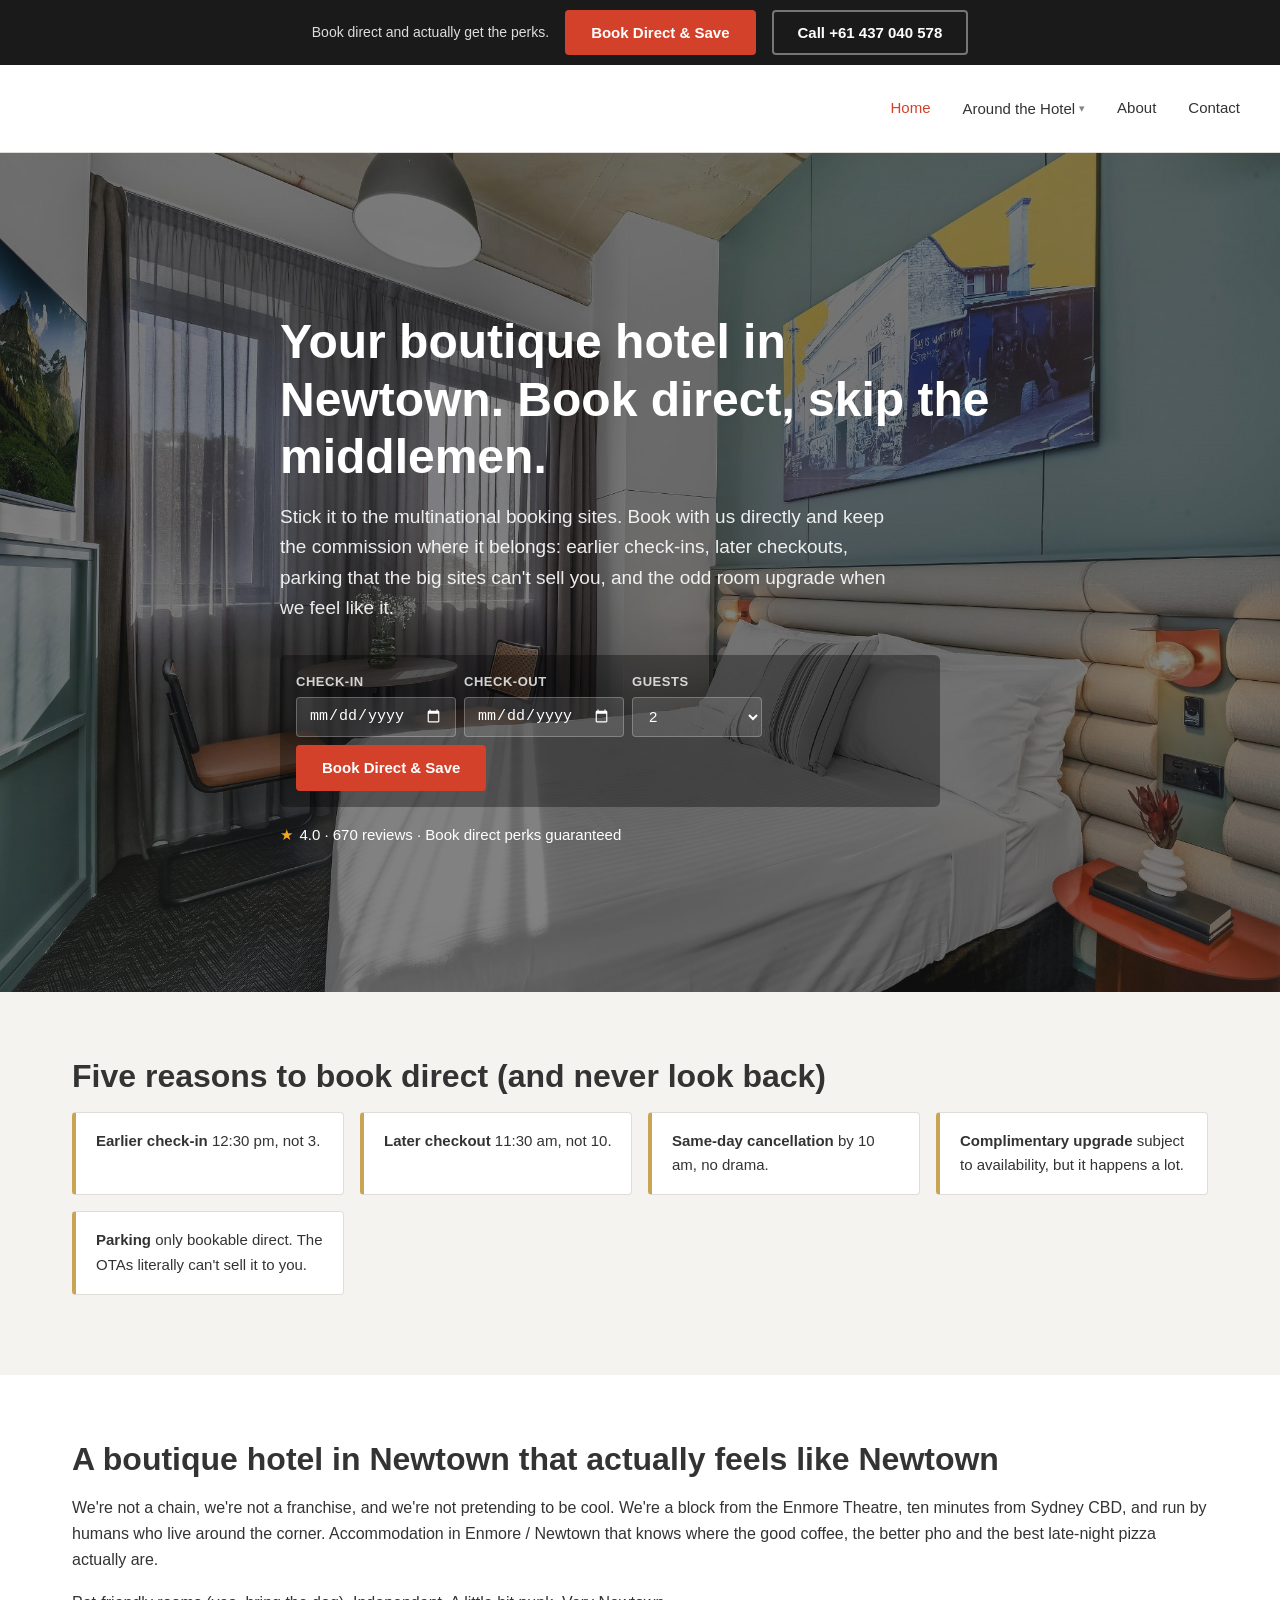
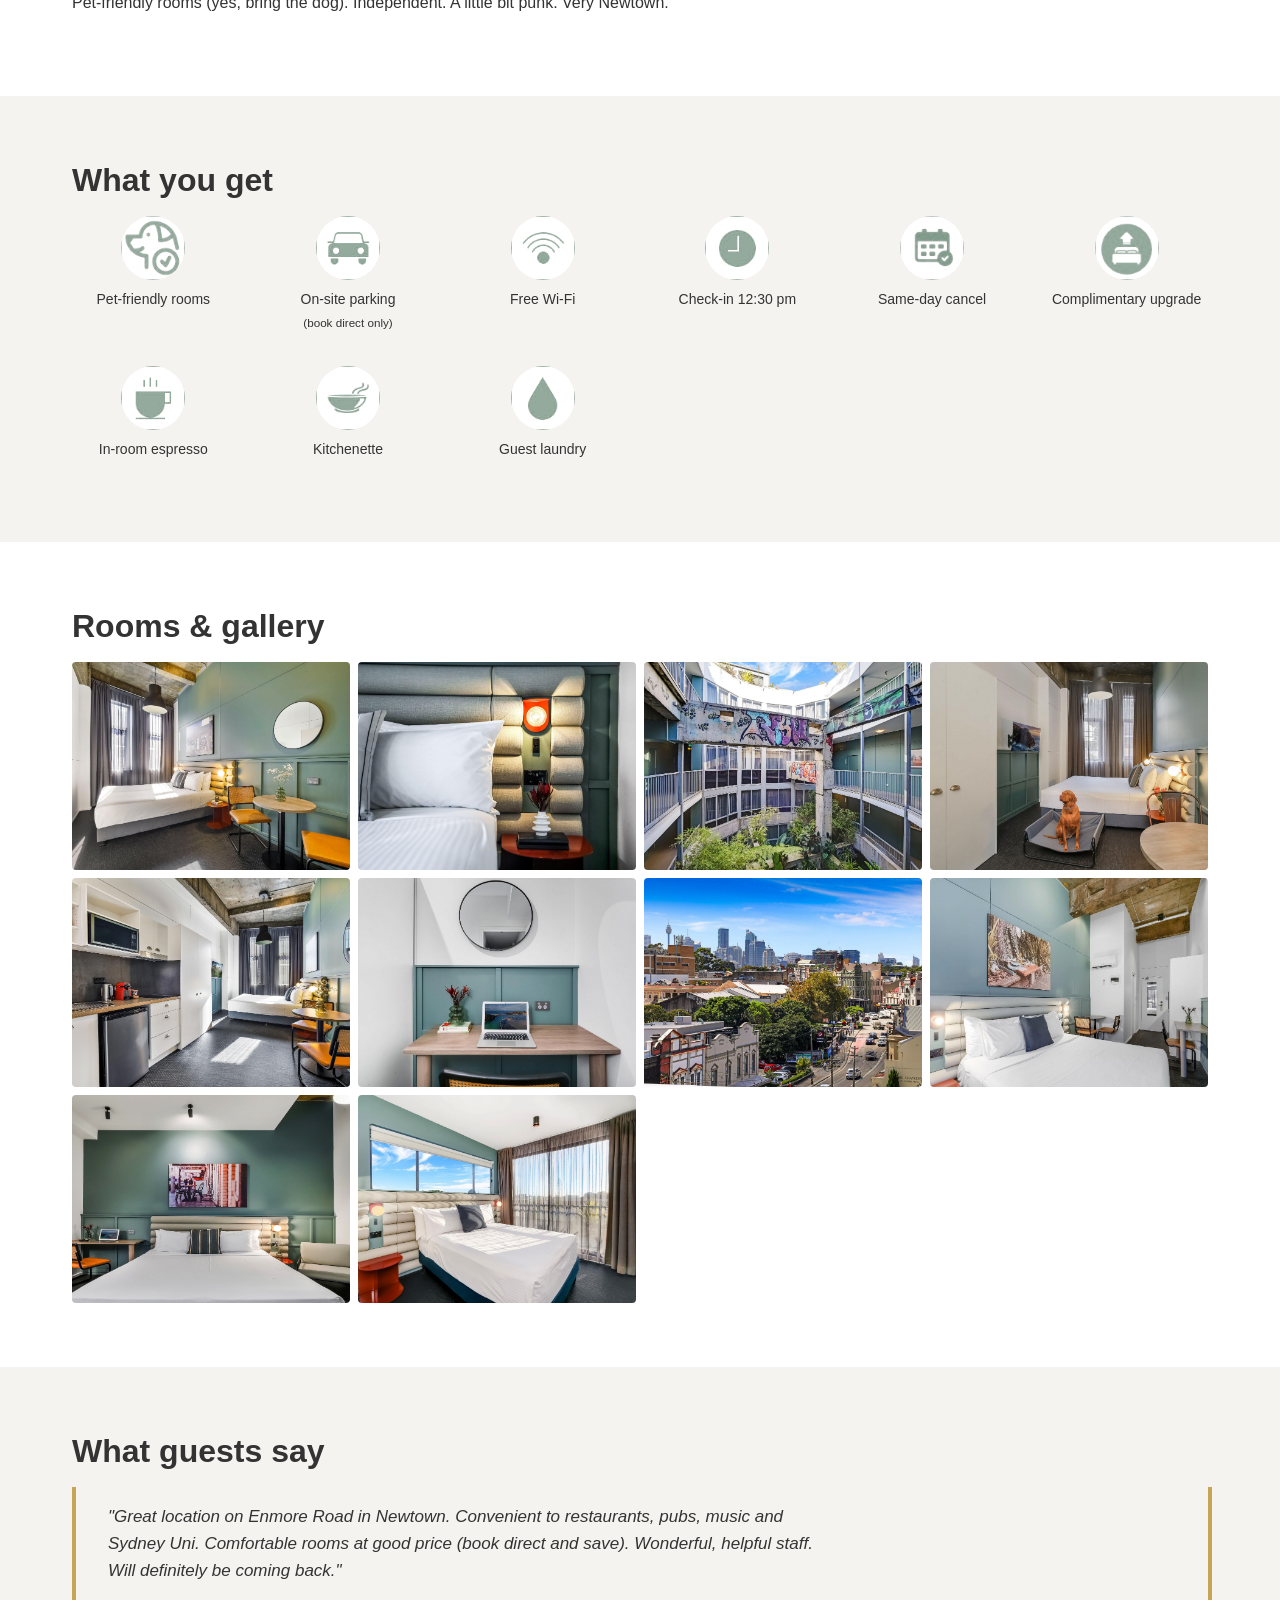
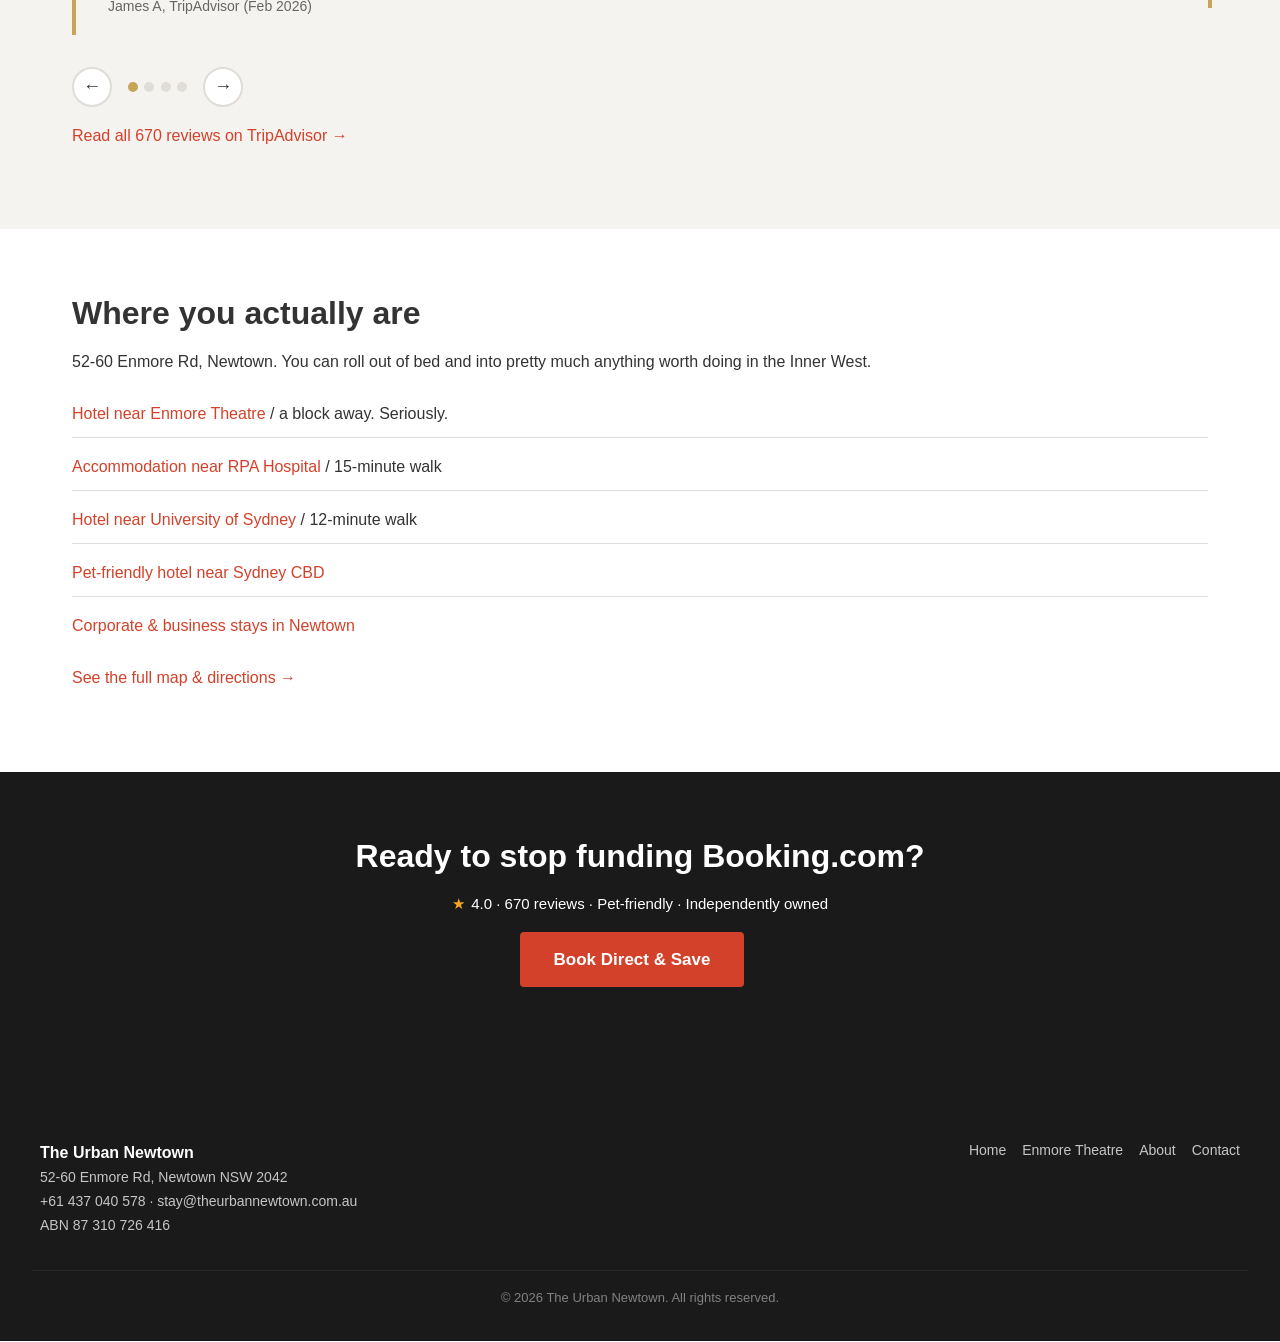
<file: the-urban-newtown/index.html>
<!DOCTYPE html>
<html lang="en-AU">
<head>
<meta charset="utf-8">
<meta name="viewport" content="width=device-width, initial-scale=1">
<title>The Urban Newtown | Boutique Hotel in Newtown, Sydney</title>
<meta name="description" content="Independently-owned boutique hotel on Enmore Rd, Newtown. Book direct for earlier check-in, later checkout, parking and room upgrades. Pet-friendly.">
<link rel="canonical" href="https://theurbannewtown.com.au/">
<link rel="alternate" hreflang="en-AU" href="https://theurbannewtown.com.au/">
<meta name="robots" content="index, follow">

<meta property="og:type" content="website">
<meta property="og:site_name" content="The Urban Newtown">
<meta property="og:title" content="The Urban Newtown | Boutique Hotel in Newtown, Sydney">
<meta property="og:description" content="Boutique, independently-owned hotel on Enmore Rd. Book direct, skip the middlemen.">
<meta property="og:url" content="https://theurbannewtown.com.au/">
<meta property="og:image" content="https://theurbannewtown.com.au/bannerlatest6.jpg">
<meta property="og:locale" content="en_AU">

<meta name="twitter:card" content="summary_large_image">
<meta name="twitter:title" content="The Urban Newtown | Boutique Hotel in Newtown, Sydney">
<meta name="twitter:description" content="Independent. Local. Book direct & save.">
<meta name="twitter:image" content="https://theurbannewtown.com.au/bannerlatest6.jpg">

<link rel="icon" type="image/png" href="images/urban-logo.png">
<link rel="apple-touch-icon" href="images/urban-logo.png">
<link rel="stylesheet" href="_shared/styles.css">

<script type="application/ld+json">
{
  "@context": "https://schema.org",
  "@type": "Hotel",
  "@id": "https://theurbannewtown.com.au/#hotel",
  "name": "The Urban Newtown",
  "description": "Boutique, independently-owned hotel on Enmore Rd in Newtown. Pet-friendly, a block from the Enmore Theatre, a short walk from RPA Hospital and Sydney University, and 10 minutes from Sydney CBD.",
  "url": "https://theurbannewtown.com.au/",
  "image": ["https://theurbannewtown.com.au/bannerlatest6.jpg","https://theurbannewtown.com.au/galleryN1.jpg","https://theurbannewtown.com.au/galleryN2.jpg"],
  "telephone": "+61437040578",
  "email": "stay@theurbannewtown.com.au",
  "priceRange": "$$",
  "petsAllowed": true,
  "checkinTime": "12:30",
  "checkoutTime": "11:30",
  "address": {"@type":"PostalAddress","streetAddress":"52-60 Enmore Rd","addressLocality":"Newtown","addressRegion":"NSW","postalCode":"2042","addressCountry":"AU"},
  "geo": {"@type":"GeoCoordinates","latitude":-33.898800,"longitude":151.176320},
  "hasMap": "https://www.google.com/maps/search/?api=1&query=52-60+Enmore+Rd+Newtown+NSW+2042",
  "amenityFeature": [
    {"@type":"LocationFeatureSpecification","name":"Free Wi-Fi","value":true},
    {"@type":"LocationFeatureSpecification","name":"Pet-friendly rooms","value":true},
    {"@type":"LocationFeatureSpecification","name":"On-site parking (book direct only)","value":true},
    {"@type":"LocationFeatureSpecification","name":"Early check-in 12:30pm / Late checkout 11:30am","value":true}
  ],
  "aggregateRating": {"@type":"AggregateRating","ratingValue":"4.0","reviewCount":"670","bestRating":"5","worstRating":"1"}
}
</script>
<script type="application/ld+json">
{"@context":"https://schema.org","@type":"BreadcrumbList","itemListElement":[{"@type":"ListItem","position":1,"name":"Home","item":"https://theurbannewtown.com.au/"}]}
</script>
<script type="application/ld+json">
{"@context":"https://schema.org","@type":"WebPage","speakable":{"@type":"SpeakableSpecification","cssSelector":["h1",".hero-sub"]}}
</script>
<script type="application/ld+json">
{
  "@context": "https://schema.org",
  "@graph": [
    {"@type":"Review","itemReviewed":{"@id":"https://theurbannewtown.com.au/#hotel"},"reviewRating":{"@type":"Rating","ratingValue":"5","bestRating":"5"},"author":{"@type":"Person","name":"James A"},"datePublished":"2026-02","reviewBody":"Great location on Enmore Road in Newtown. Convenient to restaurants, pubs, music and Sydney Uni. Comfortable rooms at good price (book direct and save). Wonderful, helpful staff. Will definitely be coming back."},
    {"@type":"Review","itemReviewed":{"@id":"https://theurbannewtown.com.au/#hotel"},"reviewRating":{"@type":"Rating","ratingValue":"5","bestRating":"5"},"author":{"@type":"Person","name":"Tina W"},"datePublished":"2025-05","reviewBody":"Large room, parking was easy (we booked at the hotel), very comfortable beds, cute little deck. Fantastic location, in easy walking distance of lots of cafes and restaurants."},
    {"@type":"Review","itemReviewed":{"@id":"https://theurbannewtown.com.au/#hotel"},"reviewRating":{"@type":"Rating","ratingValue":"5","bestRating":"5"},"author":{"@type":"Person","name":"dmhoges2601"},"datePublished":"2025-01","reviewBody":"A very convenient and comfortable stay at this funky establishment. Very quiet considering its position in the heart of Newtown. Book directly with the hotel for best rate and additional benefits."},
    {"@type":"Review","itemReviewed":{"@id":"https://theurbannewtown.com.au/#hotel"},"reviewRating":{"@type":"Rating","ratingValue":"4","bestRating":"5"},"author":{"@type":"Person","name":"Kramer"},"datePublished":"2026-02","reviewBody":"Room was fantastic and the hotel had a great vibe. The industrial feel really suits and the high ceilings create a sense of large rooms. Heaps of restaurants on the doorstep and only a 5-minute walk to Newtown Train Station."}
  ]
}
</script>
</head>
<body>

<!-- Persistent Book Direct bar -->
<div class="topbar" role="complementary" aria-label="Book direct">
  <span>Book direct and actually get the perks.</span>
  <a href="https://book-directonline.com/properties/theurbandirect" class="btn btn-primary">Book Direct &amp; Save</a>
  <a href="tel:+61437040578" class="btn btn-ghost">Call +61 437 040 578</a>
</div>

<header class="site-header">
  <a href="index.html" class="brand"><img src="images/urban-logo.png" alt="The Urban Newtown" width="179" height="108"></a>
  <button class="nav-toggle" aria-label="Open menu" aria-expanded="false" onclick="this.nextElementSibling.classList.toggle('open');this.setAttribute('aria-expanded',this.getAttribute('aria-expanded')==='false')">&#9776;</button>
  <nav aria-label="Primary">
    <a href="index.html" aria-current="page">Home</a>
    <div class="nav-dropdown">
      <button type="button" aria-expanded="false">Around the Hotel</button>
      <div class="nav-dropdown-menu">
        <a href="stay-near-enmore-theatre.html">Enmore Theatre</a>
        <a href="pet-friendly-hotel-near-sydney-cbd.html">Pet-Friendly Accommodation</a>
        <a href="corporate-stays-newtown.html">Corporate &amp; Business Travel</a>
        <a href="stay-near-rpa-hospital.html">RPA Hospital</a>
        <a href="stay-near-sydney-university.html">University of Sydney</a>
      </div>
    </div>
    <a href="about.html">About</a>
    <a href="contact.html">Contact</a>
  </nav>
</header>

<main>

  <!-- ===== HERO ===== -->
  <section class="hero" aria-label="Hero">
    <img src="images/bannerlatest6.jpg" alt="The Urban Newtown hotel facade on Enmore Rd, Newtown" class="hero-img">
    <div class="hero-copy">
      <h1>Your boutique hotel in Newtown. Book direct, skip the middlemen.</h1>
      <p class="hero-sub">Stick it to the multinational booking sites. Book with us directly and keep the commission where it belongs: earlier check-ins, later checkouts, parking that the big sites can't sell you, and the odd room upgrade when we feel like it.</p>

      <form class="datepicker" action="https://book-directonline.com/properties/theurbandirect" method="get" aria-label="Check availability">
        <input type="hidden" name="locale" value="en">
        <input type="hidden" name="currency" value="AUD">
        <label>Check-in <input type="date" name="checkInDate" required></label>
        <label>Check-out <input type="date" name="checkOutDate" required></label>
        <label>Guests
          <select name="numberOfGuests"><option value="1">1</option><option value="2" selected>2</option><option value="3">3</option><option value="4">4</option></select>
        </label>
        <button type="submit" class="btn btn-primary">Book Direct &amp; Save</button>
      </form>

      <p class="trust-strip"><span class="star">&#9733;</span> 4.0 · 670 reviews · Book direct perks guaranteed</p>
    </div>
  </section>

  <!-- ===== BOOK DIRECT PERKS ===== -->
  <section class="perks" aria-label="Why book direct">
    <h2>Five reasons to book direct (and never look back)</h2>
    <ul class="perks-list">
      <li><strong>Earlier check-in</strong> 12:30 pm, not 3.</li>
      <li><strong>Later checkout</strong> 11:30 am, not 10.</li>
      <li><strong>Same-day cancellation</strong> by 10 am, no drama.</li>
      <li><strong>Complimentary upgrade</strong> subject to availability, but it happens a lot.</li>
      <li><strong>Parking</strong> only bookable direct. The OTAs literally can't sell it to you.</li>
    </ul>
  </section>

  <!-- ===== WHY URBAN NEWTOWN ===== -->
  <section aria-label="Why Urban Newtown">
    <h2>A boutique hotel in Newtown that actually feels like Newtown</h2>
    <p>We're not a chain, we're not a franchise, and we're not pretending to be cool. We're a block from the Enmore Theatre, ten minutes from Sydney CBD, and run by humans who live around the corner. Accommodation in Enmore / Newtown that knows where the good coffee, the better pho and the best late-night pizza actually are.</p>
    <p>Pet-friendly rooms (yes, bring the dog). Independent. A little bit punk. Very Newtown.</p>
  </section>

  <!-- ===== FEATURES GRID ===== -->
  <section aria-label="Features">
    <h2>What you get</h2>
    <ul class="features-grid">
      <li><img src="images/dog-friendly3.jpg" alt="Dog-friendly" loading="lazy"><span>Pet-friendly rooms</span></li>
      <li><img src="images/car-parking1.jpg" alt="Parking" loading="lazy"><span>On-site parking<br><small>(book direct only)</small></span></li>
      <li><img src="images/wi-fi1.jpg" alt="Wi-Fi" loading="lazy"><span>Free Wi-Fi</span></li>
      <li><img src="images/check-in1.jpg" alt="Early check-in" loading="lazy"><span>Check-in 12:30 pm</span></li>
      <li><img src="images/calendar1-1.jpg" alt="Same-day cancellation" loading="lazy"><span>Same-day cancel</span></li>
      <li><img src="images/roomupgrade1.jpg" alt="Room upgrade" loading="lazy"><span>Complimentary upgrade</span></li>
      <li><img src="images/espresso-machine1.jpg" alt="Espresso machine" loading="lazy"><span>In-room espresso</span></li>
      <li><img src="images/kitchen-room1.jpg" alt="Kitchenette" loading="lazy"><span>Kitchenette</span></li>
      <li><img src="images/laundry1.jpg" alt="Laundry" loading="lazy"><span>Guest laundry</span></li>
    </ul>
  </section>

  <!-- ===== GALLERY ===== -->
  <section aria-label="Rooms and amenities">
    <h2>Rooms &amp; gallery</h2>
    <div class="gallery">
      <img src="images/galleryN1.jpg" alt="Queen room at The Urban Newtown" loading="lazy">
      <img src="images/galleryN2.jpg" alt="Twin room with Enmore Rd outlook" loading="lazy">
      <img src="images/galleryN3.jpg" alt="Bathroom detail" loading="lazy">
      <img src="images/galleryN4.jpg" alt="Pet-friendly room" loading="lazy">
      <img src="images/galleryN5.jpg" alt="Lounge area" loading="lazy">
      <img src="images/galleryN6.jpg" alt="Exterior on Enmore Rd" loading="lazy">
      <img src="images/galleryN7.jpg" alt="Breakfast corner" loading="lazy">
      <img src="images/galleryN8.jpg" alt="Local Newtown street art" loading="lazy">
      <img src="images/galleryN9.jpg" alt="Room detail" loading="lazy">
      <img src="images/galleryN10.jpg" alt="Newtown at night" loading="lazy">
    </div>
  </section>

  <!-- ===== REVIEWS CAROUSEL ===== -->
  <section class="reviews" aria-label="Guest reviews">
    <h2>What guests say</h2>
    <div class="review-carousel" aria-roledescription="carousel" aria-label="Guest reviews">
      <div class="review-track">
        <div class="review-slide" role="group" aria-label="Review 1 of 4">
          <blockquote>
            <p>"Great location on Enmore Road in Newtown. Convenient to restaurants, pubs, music and Sydney Uni. Comfortable rooms at good price (book direct and save). Wonderful, helpful staff. Will definitely be coming back."</p>
            <cite>James A, TripAdvisor (Feb 2026)</cite>
          </blockquote>
        </div>
        <div class="review-slide" role="group" aria-label="Review 2 of 4">
          <blockquote>
            <p>"Large room, parking was easy (we booked at the hotel), very comfortable beds, cute little deck. Fantastic location, in easy walking distance of lots of cafes and restaurants."</p>
            <cite>Tina W, TripAdvisor</cite>
          </blockquote>
        </div>
        <div class="review-slide" role="group" aria-label="Review 3 of 4">
          <blockquote>
            <p>"A very convenient and comfortable stay at this funky establishment. Very quiet considering its position in the heart of Newtown. Book directly with the hotel for best rate and additional benefits."</p>
            <cite>dmhoges2601, TripAdvisor</cite>
          </blockquote>
        </div>
        <div class="review-slide" role="group" aria-label="Review 4 of 4">
          <blockquote>
            <p>"Room was fantastic and the hotel had a great vibe. The industrial feel really suits and the high ceilings create a sense of large rooms. Heaps of restaurants on the doorstep and only a 5-minute walk to Newtown Train Station."</p>
            <cite>Kramer, TripAdvisor</cite>
          </blockquote>
        </div>
      </div>
      <div class="carousel-controls">
        <button class="carousel-btn carousel-prev" aria-label="Previous review">&larr;</button>
        <div class="carousel-dots">
          <button class="carousel-dot active" aria-label="Go to review 1"></button>
          <button class="carousel-dot" aria-label="Go to review 2"></button>
          <button class="carousel-dot" aria-label="Go to review 3"></button>
          <button class="carousel-dot" aria-label="Go to review 4"></button>
        </div>
        <button class="carousel-btn carousel-next" aria-label="Next review">&rarr;</button>
      </div>
    </div>
    <p class="mt-sm"><a href="https://www.tripadvisor.com/Hotel_Review-g8572746-d7103854-Reviews-The_Urban_Newtown-Newtown_New_South_Wales.html" target="_blank" rel="noopener">Read all 670 reviews on TripAdvisor &rarr;</a></p>
  </section>

  <!-- ===== LOCATION & LANDMARKS ===== -->
  <section aria-label="Location and landmarks">
    <h2>Where you actually are</h2>
    <p>52-60 Enmore Rd, Newtown. You can roll out of bed and into pretty much anything worth doing in the Inner West.</p>
    <ul class="landmarks">
      <li><a href="stay-near-enmore-theatre.html">Hotel near Enmore Theatre</a> / a block away. Seriously.</li>
      <li><a href="stay-near-rpa-hospital.html">Accommodation near RPA Hospital</a> / 15-minute walk</li>
      <li><a href="stay-near-sydney-university.html">Hotel near University of Sydney</a> / 12-minute walk</li>
      <li><a href="pet-friendly-hotel-near-sydney-cbd.html">Pet-friendly hotel near Sydney CBD</a></li>
      <li><a href="corporate-stays-newtown.html">Corporate &amp; business stays in Newtown</a></li>
    </ul>
    <p class="mt-sm"><a href="contact.html">See the full map &amp; directions &rarr;</a></p>
  </section>

  <!-- ===== FINAL CTA ===== -->
  <section class="cta" aria-label="Book now">
    <h2>Ready to stop funding Booking.com?</h2>
    <p class="trust-strip"><span class="star">&#9733;</span> 4.0 · 670 reviews · Pet-friendly · Independently owned</p>
    <p>
      <a href="https://book-directonline.com/properties/theurbandirect" class="btn btn-primary btn-lg">Book Direct &amp; Save</a>
    </p>
  </section>

</main>

<footer class="site-footer">
  <div class="footer-inner">
    <address>
      <strong>The Urban Newtown</strong><br>
      52-60 Enmore Rd, Newtown NSW 2042<br>
      <a href="tel:+61437040578">+61 437 040 578</a> · <a href="mailto:stay@theurbannewtown.com.au">stay@theurbannewtown.com.au</a><br>
      ABN 87 310 726 416
    </address>
    <nav aria-label="Footer">
      <a href="index.html">Home</a>
      <a href="stay-near-enmore-theatre.html">Enmore Theatre</a>
      <a href="about.html">About</a>
      <a href="contact.html">Contact</a>
    </nav>
  </div>
  <p class="copy">&copy; 2026 The Urban Newtown. All rights reserved.</p>
</footer>

<script src="_shared/site.js"></script>
</body>
</html>
</file>
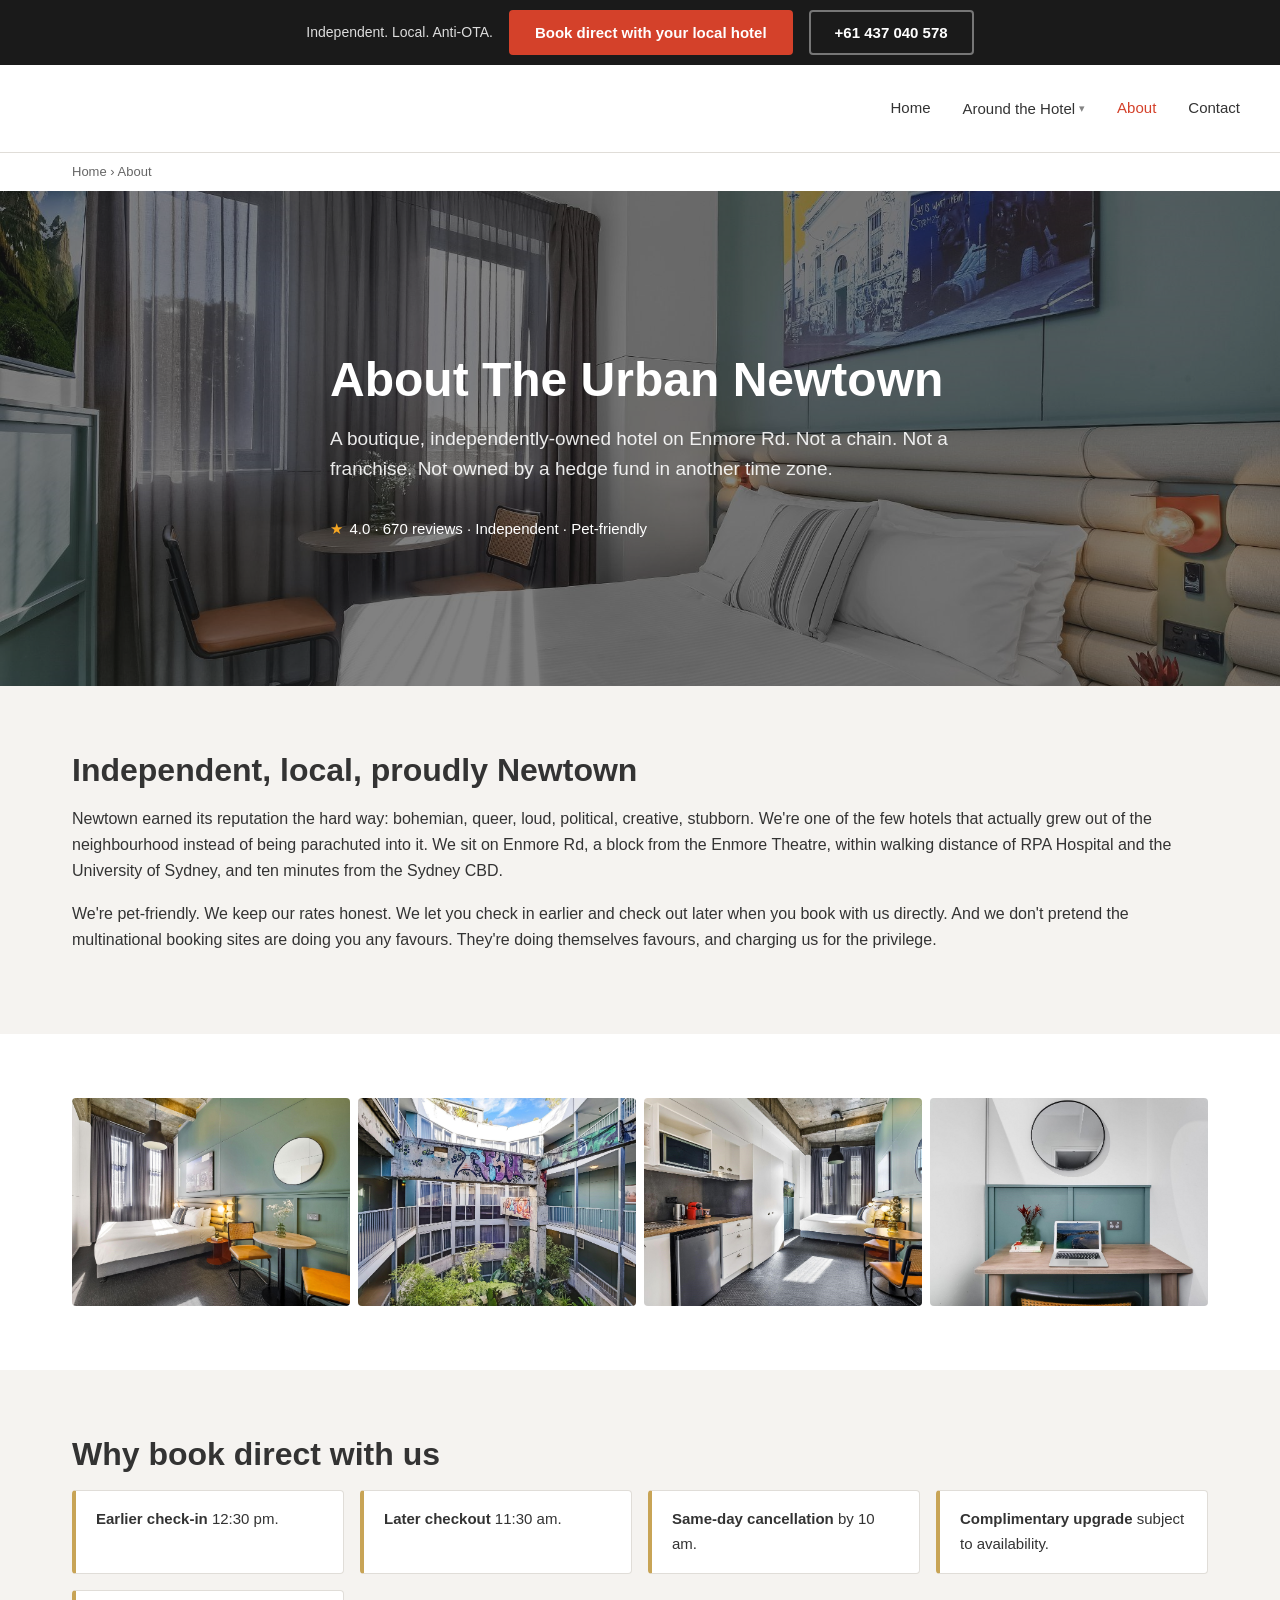
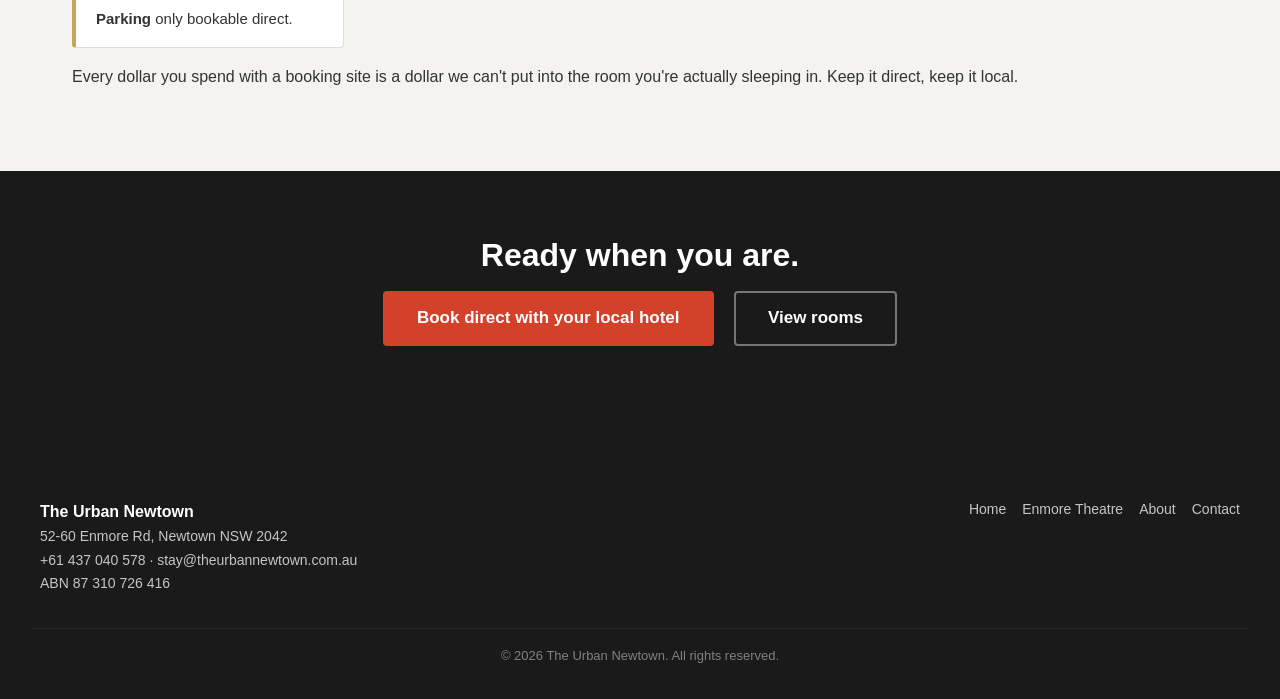
<file: the-urban-newtown/about.html>
<!DOCTYPE html>
<html lang="en-AU">
<head>
<meta charset="utf-8">
<meta name="viewport" content="width=device-width, initial-scale=1">
<title>About The Urban Newtown | Independent Boutique Hotel, Newtown</title>
<meta name="description" content="Independent, locally-run boutique hotel on Enmore Rd, Newtown. Bohemian, pet-friendly, proudly anti-OTA. Book direct, keep it local.">
<link rel="canonical" href="https://theurbannewtown.com.au/about.html">
<link rel="alternate" hreflang="en-AU" href="https://theurbannewtown.com.au/about.html">
<meta name="robots" content="index, follow">

<meta property="og:type" content="website">
<meta property="og:site_name" content="The Urban Newtown">
<meta property="og:title" content="About The Urban Newtown">
<meta property="og:description" content="Independent, local, bohemian, proudly anti-OTA.">
<meta property="og:url" content="https://theurbannewtown.com.au/about.html">
<meta property="og:image" content="https://theurbannewtown.com.au/bannerlatest6.jpg">
<meta property="og:locale" content="en_AU">

<meta name="twitter:card" content="summary_large_image">
<meta name="twitter:title" content="About The Urban Newtown">
<meta name="twitter:description" content="Independent boutique hotel on Enmore Rd.">
<meta name="twitter:image" content="https://theurbannewtown.com.au/bannerlatest6.jpg">

<link rel="icon" type="image/png" href="images/urban-logo.png">
<link rel="apple-touch-icon" href="images/urban-logo.png">
<link rel="stylesheet" href="_shared/styles.css">

<script type="application/ld+json">
{"@context":"https://schema.org","@type":"AboutPage","name":"About The Urban Newtown","url":"https://theurbannewtown.com.au/about.html","about":{"@id":"https://theurbannewtown.com.au/#hotel"}}
</script>
<script type="application/ld+json">
{
  "@context":"https://schema.org","@type":"Organization","@id":"https://theurbannewtown.com.au/#organization",
  "name":"The Urban Newtown","url":"https://theurbannewtown.com.au/",
  "logo":"https://theurbannewtown.com.au/urban-logo.png",
  "email":"stay@theurbannewtown.com.au","telephone":"+61437040578",
  "address":{"@type":"PostalAddress","streetAddress":"52-60 Enmore Rd","addressLocality":"Newtown","addressRegion":"NSW","postalCode":"2042","addressCountry":"AU"},
  "identifier":[{"@type":"PropertyValue","propertyID":"ABN","value":"87 310 726 416"}]
}
</script>
<script type="application/ld+json">
{"@context":"https://schema.org","@type":"BreadcrumbList","itemListElement":[
  {"@type":"ListItem","position":1,"name":"Home","item":"https://theurbannewtown.com.au/"},
  {"@type":"ListItem","position":2,"name":"About","item":"https://theurbannewtown.com.au/about.html"}
]}
</script>
</head>
<body>

<div class="topbar" role="complementary" aria-label="Book direct">
  <span>Independent. Local. Anti-OTA.</span>
  <a href="https://book-directonline.com/properties/theurbandirect" class="btn btn-primary">Book direct with your local hotel</a>
  <a href="tel:+61437040578" class="btn btn-ghost">+61 437 040 578</a>
</div>

<header class="site-header">
  <a href="index.html" class="brand"><img src="images/urban-logo.png" alt="The Urban Newtown" width="179" height="108"></a>
  <button class="nav-toggle" aria-label="Open menu" aria-expanded="false" onclick="this.nextElementSibling.classList.toggle('open');this.setAttribute('aria-expanded',this.getAttribute('aria-expanded')==='false')">&#9776;</button>
  <nav aria-label="Primary">
    <a href="index.html">Home</a>
    <div class="nav-dropdown">
      <button type="button" aria-expanded="false">Around the Hotel</button>
      <div class="nav-dropdown-menu">
        <a href="stay-near-enmore-theatre.html">Enmore Theatre</a>
        <a href="pet-friendly-hotel-near-sydney-cbd.html">Pet-Friendly Accommodation</a>
        <a href="corporate-stays-newtown.html">Corporate &amp; Business Travel</a>
        <a href="stay-near-rpa-hospital.html">RPA Hospital</a>
        <a href="stay-near-sydney-university.html">University of Sydney</a>
      </div>
    </div>
    <a href="about.html" aria-current="page">About</a>
    <a href="contact.html">Contact</a>
  </nav>
</header>

<nav aria-label="Breadcrumb" class="breadcrumbs">
  <a href="index.html">Home</a> &rsaquo; <span aria-current="page">About</span>
</nav>

<main>

  <section class="hero" style="min-height:380px;" aria-label="About hero">
    <img src="images/bannerlatest6.jpg" alt="The Urban Newtown on Enmore Rd" class="hero-img">
    <div class="hero-copy">
      <h1>About The Urban Newtown</h1>
      <p class="hero-sub">A boutique, independently-owned hotel on Enmore Rd. Not a chain. Not a franchise. Not owned by a hedge fund in another time zone.</p>
      <p class="trust-strip"><span class="star">&#9733;</span> 4.0 · 670 reviews · Independent · Pet-friendly</p>
    </div>
  </section>

  <section aria-label="Brand story">
    <h2>Independent, local, proudly Newtown</h2>
    <p>Newtown earned its reputation the hard way: bohemian, queer, loud, political, creative, stubborn. We're one of the few hotels that actually grew out of the neighbourhood instead of being parachuted into it. We sit on Enmore Rd, a block from the Enmore Theatre, within walking distance of RPA Hospital and the University of Sydney, and ten minutes from the Sydney CBD.</p>
    <p>We're pet-friendly. We keep our rates honest. We let you check in earlier and check out later when you book with us directly. And we don't pretend the multinational booking sites are doing you any favours. They're doing themselves favours, and charging us for the privilege.</p>
  </section>

  <section aria-label="Gallery">
    <div class="gallery">
      <img src="images/galleryN1.jpg" alt="Queen room at The Urban Newtown" loading="lazy">
      <img src="images/galleryN3.jpg" alt="Bathroom detail" loading="lazy">
      <img src="images/galleryN5.jpg" alt="Lounge area" loading="lazy">
      <img src="images/galleryN6.jpg" alt="Exterior on Enmore Rd" loading="lazy">
    </div>
  </section>

  <section class="perks" aria-label="Book direct perks">
    <h2>Why book direct with us</h2>
    <ul class="perks-list">
      <li><strong>Earlier check-in</strong> 12:30 pm.</li>
      <li><strong>Later checkout</strong> 11:30 am.</li>
      <li><strong>Same-day cancellation</strong> by 10 am.</li>
      <li><strong>Complimentary upgrade</strong> subject to availability.</li>
      <li><strong>Parking</strong> only bookable direct.</li>
    </ul>
    <p>Every dollar you spend with a booking site is a dollar we can't put into the room you're actually sleeping in. Keep it direct, keep it local.</p>
  </section>

  <section class="cta" aria-label="Final CTA">
    <h2>Ready when you are.</h2>
    <p>
      <a href="https://book-directonline.com/properties/theurbandirect" class="btn btn-primary btn-lg">Book direct with your local hotel</a>
      <a href="index.html" class="btn btn-ghost btn-lg">View rooms</a>
    </p>
  </section>

</main>

<footer class="site-footer">
  <div class="footer-inner">
    <address>
      <strong>The Urban Newtown</strong><br>
      52-60 Enmore Rd, Newtown NSW 2042<br>
      <a href="tel:+61437040578">+61 437 040 578</a> · <a href="mailto:stay@theurbannewtown.com.au">stay@theurbannewtown.com.au</a><br>
      ABN 87 310 726 416
    </address>
    <nav aria-label="Footer">
      <a href="index.html">Home</a>
      <a href="stay-near-enmore-theatre.html">Enmore Theatre</a>
      <a href="about.html">About</a>
      <a href="contact.html">Contact</a>
    </nav>
  </div>
  <p class="copy">&copy; 2026 The Urban Newtown. All rights reserved.</p>
</footer>

<script src="_shared/site.js"></script>
</body>
</html>
</file>
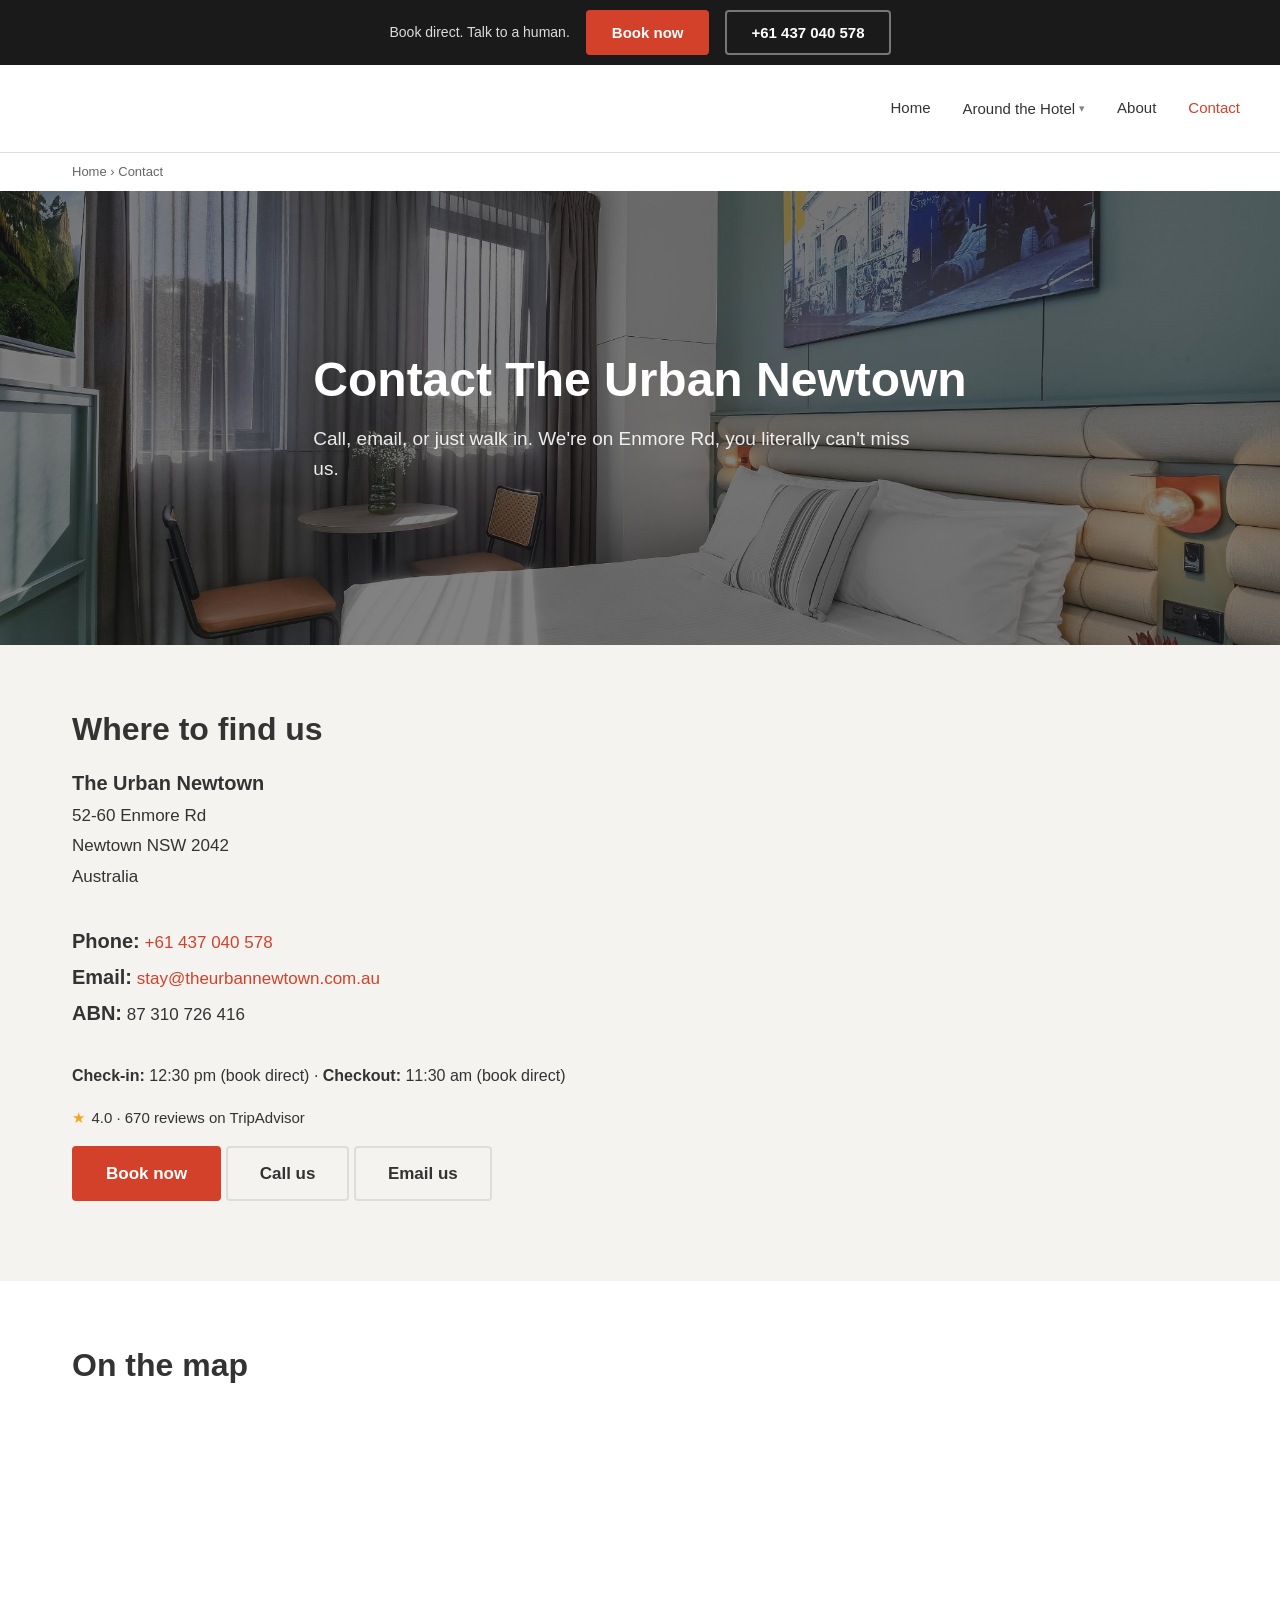
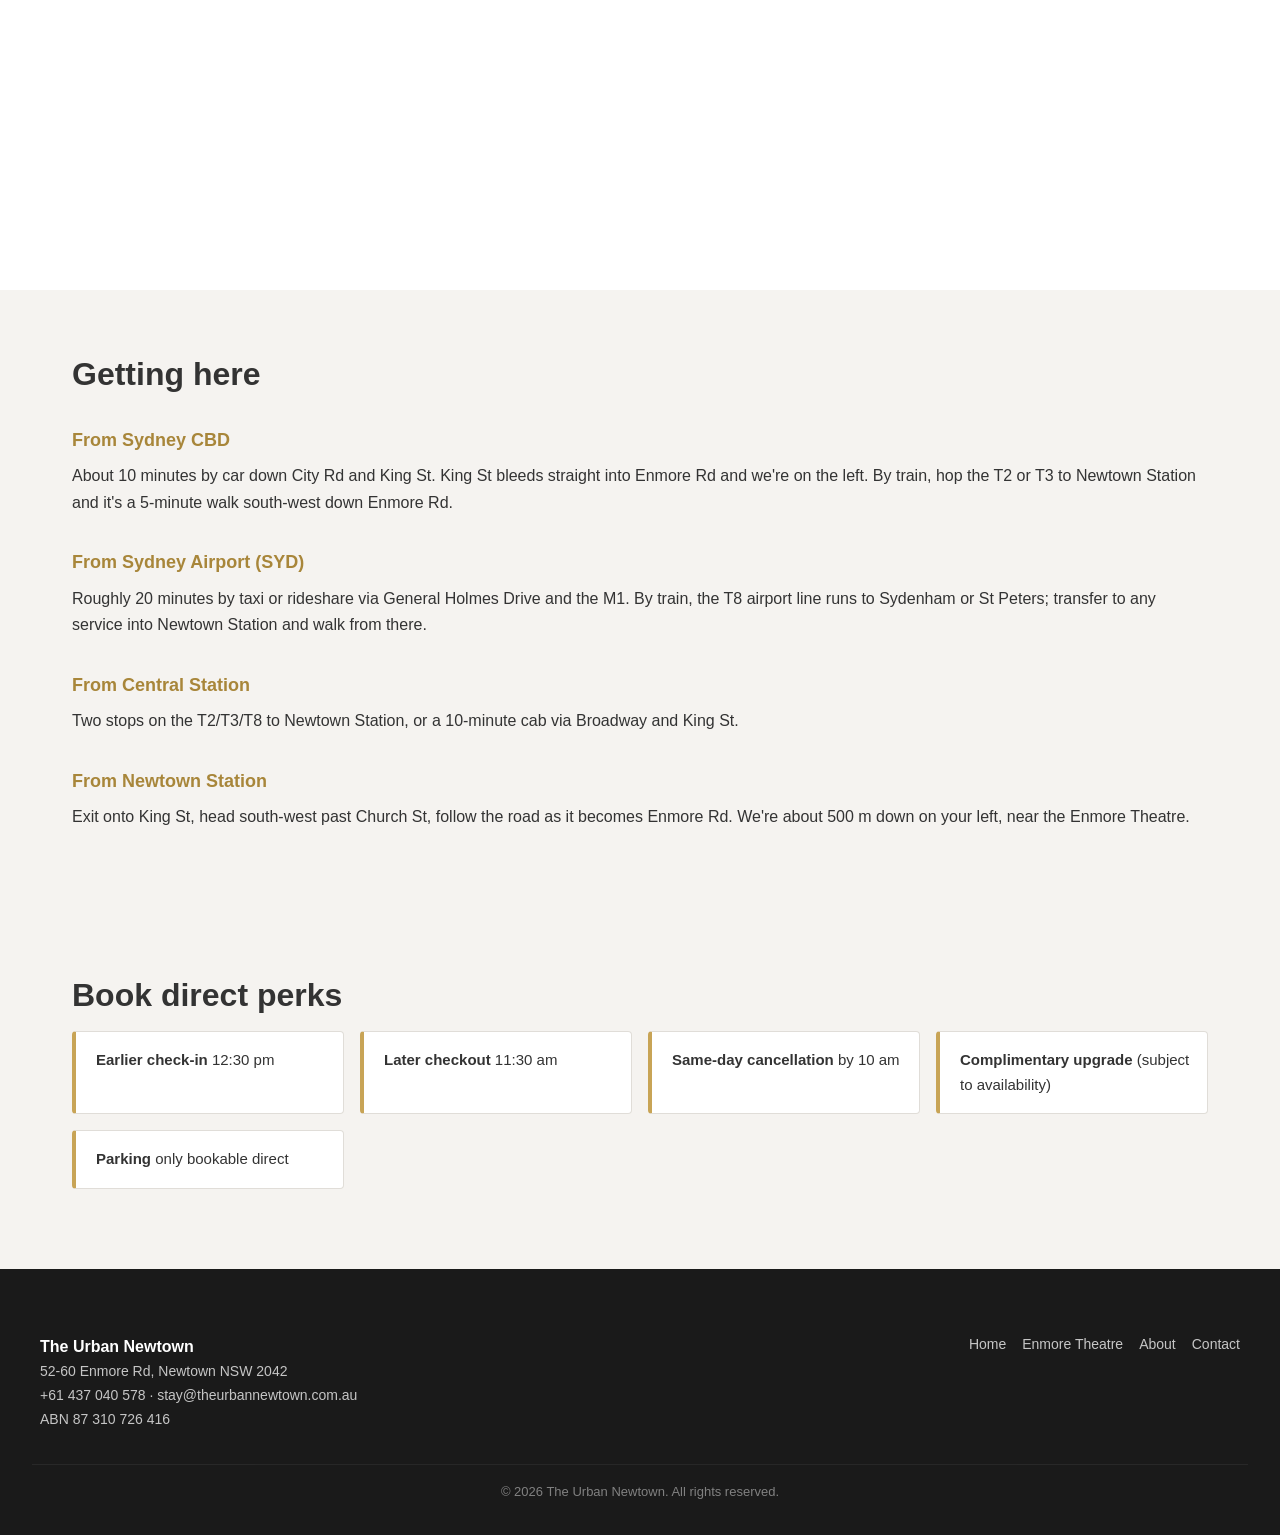
<file: the-urban-newtown/contact.html>
<!DOCTYPE html>
<html lang="en-AU">
<head>
<meta charset="utf-8">
<meta name="viewport" content="width=device-width, initial-scale=1">
<title>Contact The Urban Newtown | 52-60 Enmore Rd, Newtown</title>
<meta name="description" content="Contact The Urban Newtown: 52-60 Enmore Rd, Newtown NSW 2042. Call +61 437 040 578 or email stay@theurbannewtown.com.au. Directions and map.">
<link rel="canonical" href="https://theurbannewtown.com.au/contact.html">
<link rel="alternate" hreflang="en-AU" href="https://theurbannewtown.com.au/contact.html">
<meta name="robots" content="index, follow">

<meta property="og:type" content="website">
<meta property="og:site_name" content="The Urban Newtown">
<meta property="og:title" content="Contact The Urban Newtown">
<meta property="og:description" content="52-60 Enmore Rd, Newtown NSW 2042. Call, email, or just walk in.">
<meta property="og:url" content="https://theurbannewtown.com.au/contact.html">
<meta property="og:image" content="https://theurbannewtown.com.au/bannerlatest6.jpg">
<meta property="og:locale" content="en_AU">

<meta name="twitter:card" content="summary_large_image">
<meta name="twitter:title" content="Contact The Urban Newtown">
<meta name="twitter:description" content="52-60 Enmore Rd, Newtown NSW 2042.">
<meta name="twitter:image" content="https://theurbannewtown.com.au/bannerlatest6.jpg">

<link rel="icon" type="image/png" href="images/urban-logo.png">
<link rel="apple-touch-icon" href="images/urban-logo.png">
<link rel="stylesheet" href="_shared/styles.css">

<script type="application/ld+json">
{
  "@context":"https://schema.org","@type":"Hotel","@id":"https://theurbannewtown.com.au/#hotel",
  "name":"The Urban Newtown","url":"https://theurbannewtown.com.au/",
  "image":["https://theurbannewtown.com.au/bannerlatest6.jpg"],
  "telephone":"+61437040578","email":"stay@theurbannewtown.com.au",
  "priceRange":"$$","petsAllowed":true,"checkinTime":"12:30","checkoutTime":"11:30",
  "address":{"@type":"PostalAddress","streetAddress":"52-60 Enmore Rd","addressLocality":"Newtown","addressRegion":"NSW","postalCode":"2042","addressCountry":"AU"},
  "geo":{"@type":"GeoCoordinates","latitude":-33.898800,"longitude":151.176320},
  "hasMap":"https://www.google.com/maps/search/?api=1&query=52-60+Enmore+Rd+Newtown+NSW+2042",
  "identifier":[{"@type":"PropertyValue","propertyID":"ABN","value":"87 310 726 416"}],
  "aggregateRating":{"@type":"AggregateRating","ratingValue":"4.0","reviewCount":"670","bestRating":"5","worstRating":"1"}
}
</script>
<script type="application/ld+json">
{"@context":"https://schema.org","@type":"ContactPage","name":"Contact The Urban Newtown","url":"https://theurbannewtown.com.au/contact.html","about":{"@id":"https://theurbannewtown.com.au/#hotel"}}
</script>
<script type="application/ld+json">
{"@context":"https://schema.org","@type":"BreadcrumbList","itemListElement":[
  {"@type":"ListItem","position":1,"name":"Home","item":"https://theurbannewtown.com.au/"},
  {"@type":"ListItem","position":2,"name":"Contact","item":"https://theurbannewtown.com.au/contact.html"}
]}
</script>
</head>
<body>

<div class="topbar" role="complementary" aria-label="Book direct">
  <span>Book direct. Talk to a human.</span>
  <a href="https://book-directonline.com/properties/theurbandirect" class="btn btn-primary">Book now</a>
  <a href="tel:+61437040578" class="btn btn-ghost">+61 437 040 578</a>
</div>

<header class="site-header">
  <a href="index.html" class="brand"><img src="images/urban-logo.png" alt="The Urban Newtown" width="179" height="108"></a>
  <button class="nav-toggle" aria-label="Open menu" aria-expanded="false" onclick="this.nextElementSibling.classList.toggle('open');this.setAttribute('aria-expanded',this.getAttribute('aria-expanded')==='false')">&#9776;</button>
  <nav aria-label="Primary">
    <a href="index.html">Home</a>
    <div class="nav-dropdown">
      <button type="button" aria-expanded="false">Around the Hotel</button>
      <div class="nav-dropdown-menu">
        <a href="stay-near-enmore-theatre.html">Enmore Theatre</a>
        <a href="pet-friendly-hotel-near-sydney-cbd.html">Pet-Friendly Accommodation</a>
        <a href="corporate-stays-newtown.html">Corporate &amp; Business Travel</a>
        <a href="stay-near-rpa-hospital.html">RPA Hospital</a>
        <a href="stay-near-sydney-university.html">University of Sydney</a>
      </div>
    </div>
    <a href="about.html">About</a>
    <a href="contact.html" aria-current="page">Contact</a>
  </nav>
</header>

<nav aria-label="Breadcrumb" class="breadcrumbs">
  <a href="index.html">Home</a> &rsaquo; <span aria-current="page">Contact</span>
</nav>

<main>

  <section class="hero" style="min-height:300px;" aria-label="Contact hero">
    <img src="images/bannerlatest6.jpg" alt="The Urban Newtown on Enmore Rd" class="hero-img">
    <div class="hero-copy">
      <h1>Contact The Urban Newtown</h1>
      <p class="hero-sub">Call, email, or just walk in. We're on Enmore Rd, you literally can't miss us.</p>
    </div>
  </section>

  <section class="nap" aria-label="Address phone email">
    <h2>Where to find us</h2>
    <address>
      <strong>The Urban Newtown</strong><br>
      52-60 Enmore Rd<br>
      Newtown NSW 2042<br>
      Australia<br><br>
      <strong>Phone:</strong> <a href="tel:+61437040578">+61 437 040 578</a><br>
      <strong>Email:</strong> <a href="mailto:stay@theurbannewtown.com.au">stay@theurbannewtown.com.au</a><br>
      <strong>ABN:</strong> 87 310 726 416
    </address>
    <p><strong>Check-in:</strong> 12:30 pm (book direct) · <strong>Checkout:</strong> 11:30 am (book direct)</p>
    <p class="trust-strip"><span class="star">&#9733;</span> 4.0 · 670 reviews on TripAdvisor</p>
    <p>
      <a href="https://book-directonline.com/properties/theurbandirect" class="btn btn-primary btn-lg">Book now</a>
      <a href="tel:+61437040578" class="btn btn-ghost-dark btn-lg">Call us</a>
      <a href="mailto:stay@theurbannewtown.com.au" class="btn btn-ghost-dark btn-lg">Email us</a>
    </p>
  </section>

  <section class="map-section" aria-label="Map">
    <h2>On the map</h2>
    <iframe
      src="https://www.google.com/maps?q=52-60+Enmore+Rd+Newtown+NSW+2042&output=embed"
      width="100%" height="400" style="border:0;"
      loading="lazy" referrerpolicy="no-referrer-when-downgrade"
      title="Map showing The Urban Newtown at 52-60 Enmore Rd, Newtown NSW 2042"
      allowfullscreen>
    </iframe>
  </section>

  <section class="directions" aria-label="Directions">
    <h2>Getting here</h2>

    <h3>From Sydney CBD</h3>
    <p>About 10 minutes by car down City Rd and King St. King St bleeds straight into Enmore Rd and we're on the left. By train, hop the T2 or T3 to Newtown Station and it's a 5-minute walk south-west down Enmore Rd.</p>

    <h3>From Sydney Airport (SYD)</h3>
    <p>Roughly 20 minutes by taxi or rideshare via General Holmes Drive and the M1. By train, the T8 airport line runs to Sydenham or St Peters; transfer to any service into Newtown Station and walk from there.</p>

    <h3>From Central Station</h3>
    <p>Two stops on the T2/T3/T8 to Newtown Station, or a 10-minute cab via Broadway and King St.</p>

    <h3>From Newtown Station</h3>
    <p>Exit onto King St, head south-west past Church St, follow the road as it becomes Enmore Rd. We're about 500 m down on your left, near the Enmore Theatre.</p>
  </section>

  <section class="perks" aria-label="Book direct perks">
    <h2>Book direct perks</h2>
    <ul class="perks-list">
      <li><strong>Earlier check-in</strong> 12:30 pm</li>
      <li><strong>Later checkout</strong> 11:30 am</li>
      <li><strong>Same-day cancellation</strong> by 10 am</li>
      <li><strong>Complimentary upgrade</strong> (subject to availability)</li>
      <li><strong>Parking</strong> only bookable direct</li>
    </ul>
  </section>

</main>

<footer class="site-footer">
  <div class="footer-inner">
    <address>
      <strong>The Urban Newtown</strong><br>
      52-60 Enmore Rd, Newtown NSW 2042<br>
      <a href="tel:+61437040578">+61 437 040 578</a> · <a href="mailto:stay@theurbannewtown.com.au">stay@theurbannewtown.com.au</a><br>
      ABN 87 310 726 416
    </address>
    <nav aria-label="Footer">
      <a href="index.html">Home</a>
      <a href="stay-near-enmore-theatre.html">Enmore Theatre</a>
      <a href="about.html">About</a>
      <a href="contact.html">Contact</a>
    </nav>
  </div>
  <p class="copy">&copy; 2026 The Urban Newtown. All rights reserved.</p>
</footer>

<script src="_shared/site.js"></script>
</body>
</html>
</file>
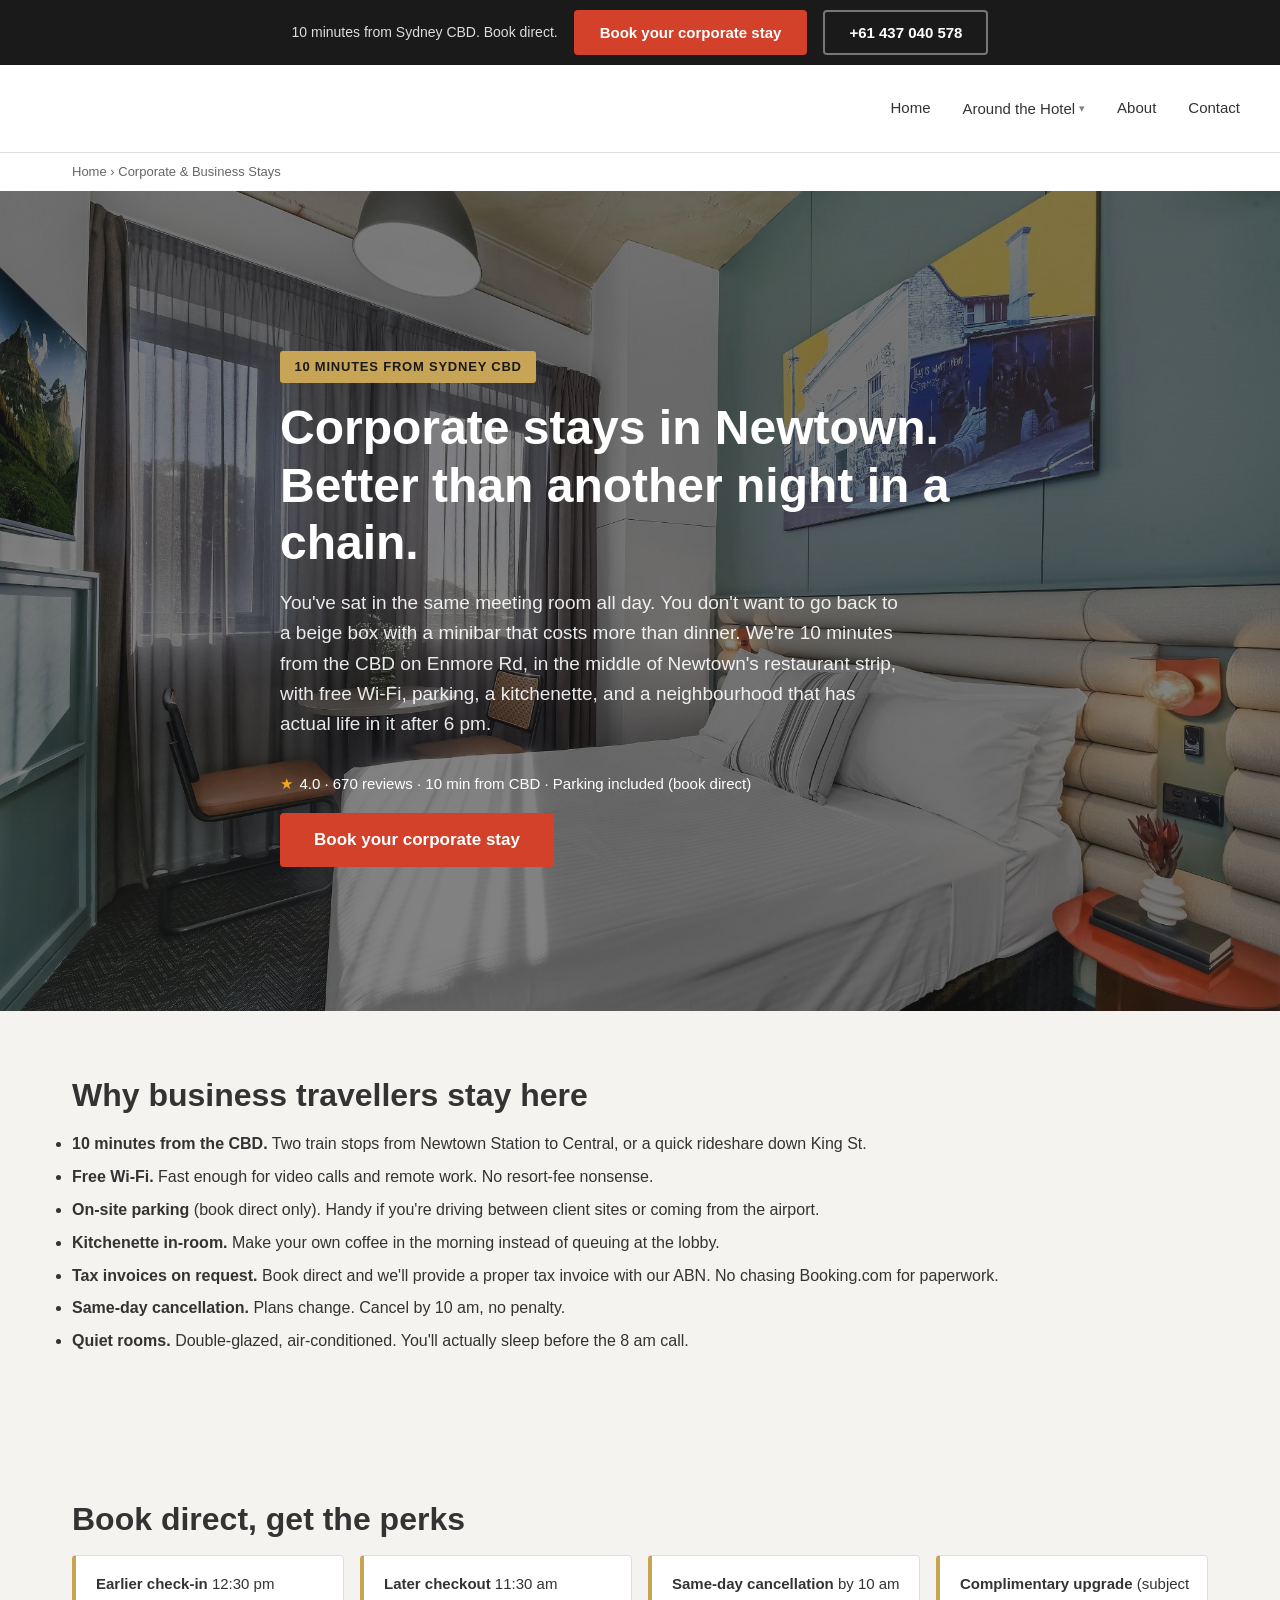
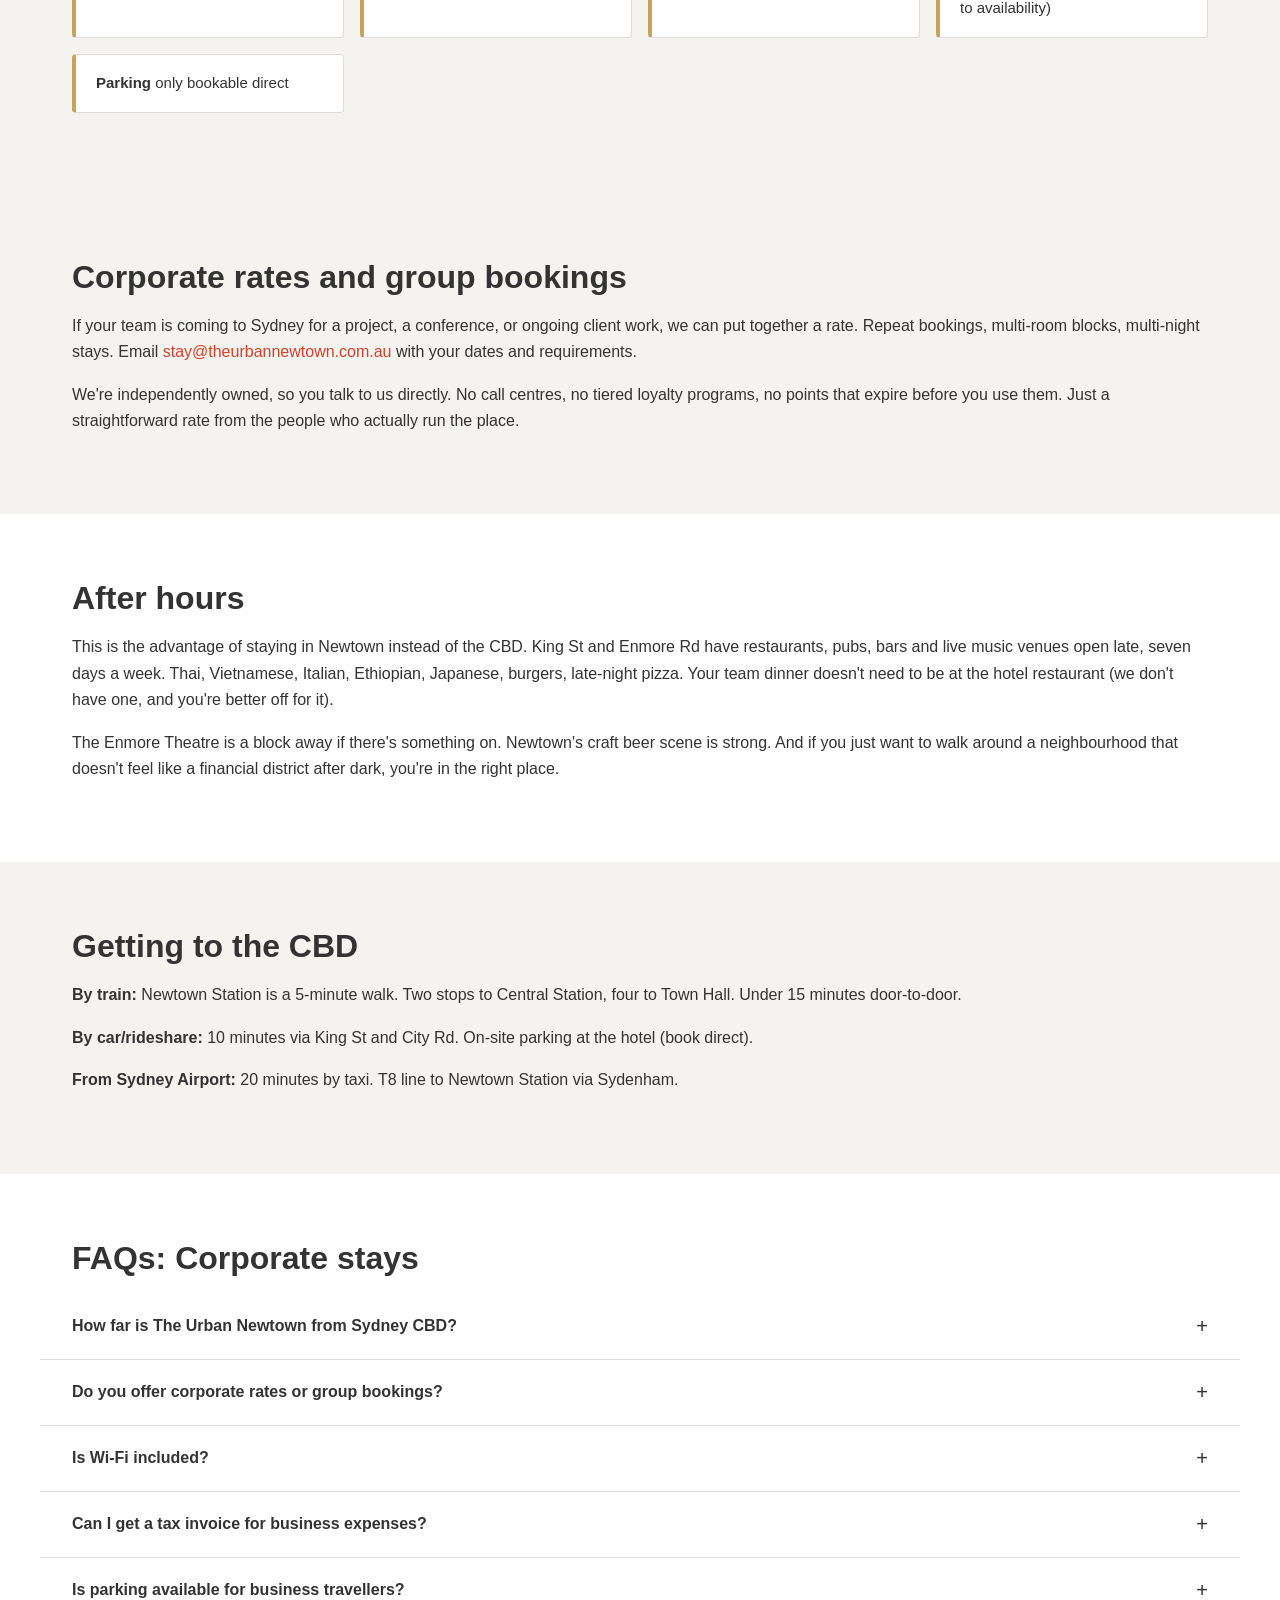
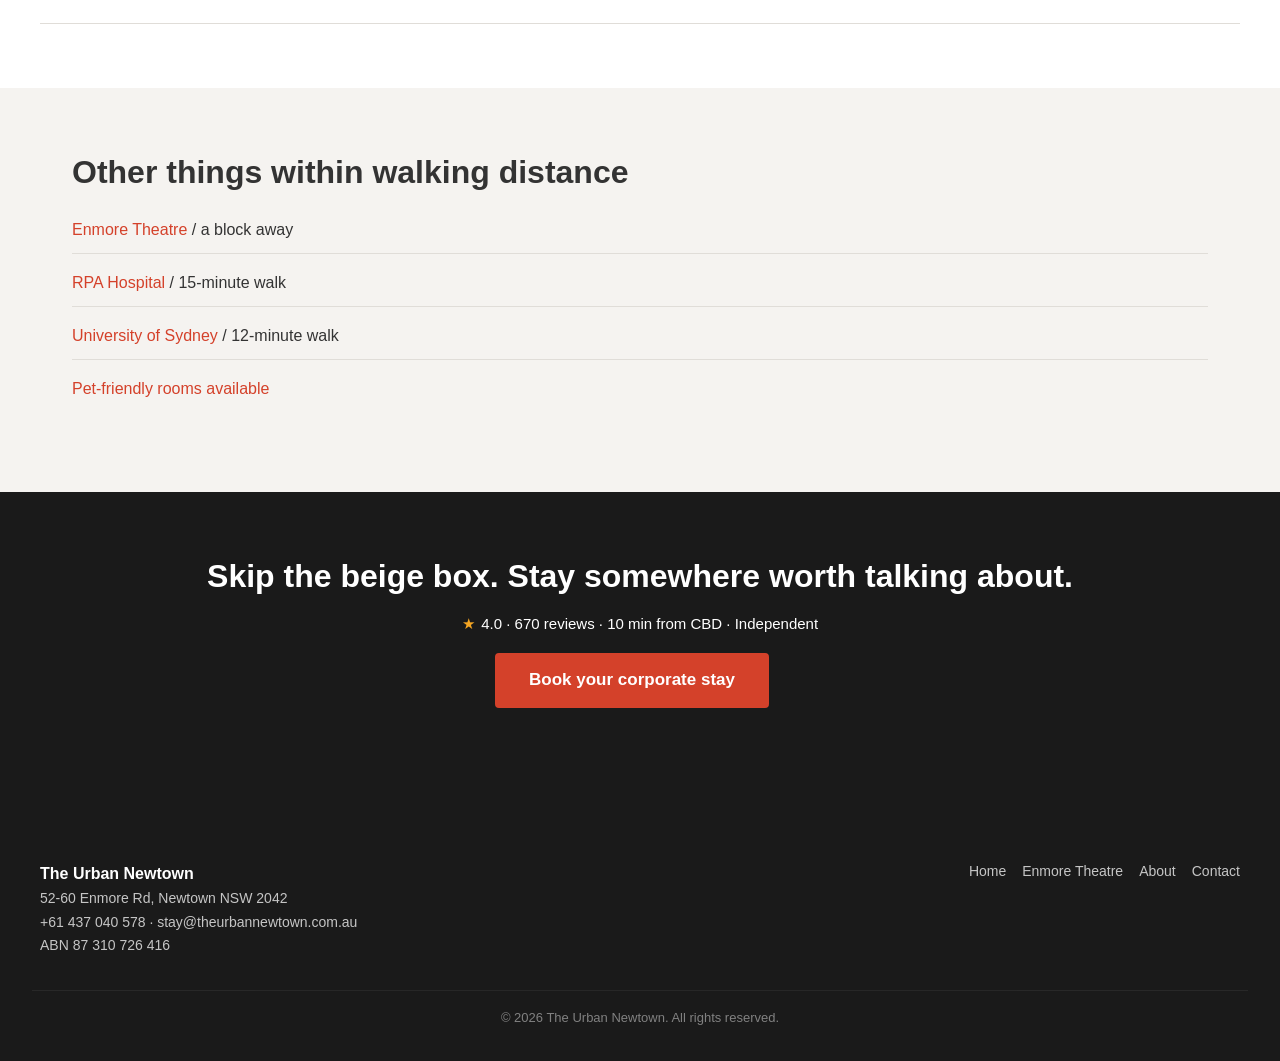
<file: the-urban-newtown/corporate-stays-newtown.html>
<!DOCTYPE html>
<html lang="en-AU">
<head>
<meta charset="utf-8">
<meta name="viewport" content="width=device-width, initial-scale=1">
<title>Corporate Hotel in Newtown | The Urban Newtown</title>
<meta name="description" content="Boutique corporate hotel 10 minutes from Sydney CBD. Free Wi-Fi, parking, kitchenette, early check-in. Book direct for business travel perks.">
<link rel="canonical" href="https://theurbannewtown.com.au/corporate-stays-newtown.html">
<link rel="alternate" hreflang="en-AU" href="https://theurbannewtown.com.au/corporate-stays-newtown.html">
<meta name="robots" content="index, follow">

<meta property="og:type" content="website">
<meta property="og:site_name" content="The Urban Newtown">
<meta property="og:title" content="Corporate Hotel in Newtown | The Urban Newtown">
<meta property="og:description" content="10 minutes from Sydney CBD. Not a chain. Book direct for business travel perks.">
<meta property="og:url" content="https://theurbannewtown.com.au/corporate-stays-newtown.html">
<meta property="og:image" content="https://theurbannewtown.com.au/bannerlatest6.jpg">
<meta property="og:locale" content="en_AU">

<meta name="twitter:card" content="summary_large_image">
<meta name="twitter:title" content="Corporate Hotel in Newtown | The Urban Newtown">
<meta name="twitter:description" content="10 minutes from Sydney CBD. Book direct.">
<meta name="twitter:image" content="https://theurbannewtown.com.au/bannerlatest6.jpg">

<link rel="icon" type="image/png" href="images/urban-logo.png">
<link rel="apple-touch-icon" href="images/urban-logo.png">
<link rel="stylesheet" href="_shared/styles.css">

<script type="application/ld+json">
{
  "@context":"https://schema.org","@type":"Hotel","@id":"https://theurbannewtown.com.au/#hotel",
  "name":"The Urban Newtown","url":"https://theurbannewtown.com.au/",
  "telephone":"+61437040578","email":"stay@theurbannewtown.com.au",
  "priceRange":"$$","petsAllowed":true,"checkinTime":"12:30","checkoutTime":"11:30",
  "image":"https://theurbannewtown.com.au/bannerlatest6.jpg",
  "address":{"@type":"PostalAddress","streetAddress":"52-60 Enmore Rd","addressLocality":"Newtown","addressRegion":"NSW","postalCode":"2042","addressCountry":"AU"},
  "geo":{"@type":"GeoCoordinates","latitude":-33.898800,"longitude":151.176320},
  "aggregateRating":{"@type":"AggregateRating","ratingValue":"4.0","reviewCount":"670","bestRating":"5","worstRating":"1"}
}
</script>
<script type="application/ld+json">
{"@context":"https://schema.org","@type":"BreadcrumbList","itemListElement":[
  {"@type":"ListItem","position":1,"name":"Home","item":"https://theurbannewtown.com.au/"},
  {"@type":"ListItem","position":2,"name":"Corporate Stays","item":"https://theurbannewtown.com.au/corporate-stays-newtown.html"}
]}
</script>
<script type="application/ld+json">
{
  "@context":"https://schema.org","@type":"FAQPage",
  "mainEntity":[
    {"@type":"Question","name":"How far is The Urban Newtown from Sydney CBD?","acceptedAnswer":{"@type":"Answer","text":"About 10 minutes by car via King St and City Rd. Two train stops from Newtown Station to Central, or a short rideshare."}},
    {"@type":"Question","name":"Do you offer corporate rates or group bookings?","acceptedAnswer":{"@type":"Answer","text":"Yes. Email stay@theurbannewtown.com.au with your dates, room count and any specific requirements. We can put together a rate for repeat bookings, team stays and multi-night blocks."}},
    {"@type":"Question","name":"Is Wi-Fi included?","acceptedAnswer":{"@type":"Answer","text":"Yes. Free Wi-Fi in every room, fast enough for video calls and remote work."}},
    {"@type":"Question","name":"Can I get a tax invoice for business expenses?","acceptedAnswer":{"@type":"Answer","text":"Yes. Book direct and we'll provide a proper tax invoice with our ABN (87 310 726 416). No chasing a booking platform for paperwork."}},
    {"@type":"Question","name":"Is parking available for business travellers?","acceptedAnswer":{"@type":"Answer","text":"On-site parking is available when you book direct. The OTAs can't sell it. Handy if you're driving between client sites."}}
  ]
}
</script>
<script type="application/ld+json">
{"@context":"https://schema.org","@type":"WebPage","speakable":{"@type":"SpeakableSpecification","cssSelector":["h1"]}}
</script>
</head>
<body>

<div class="topbar" role="complementary" aria-label="Book direct">
  <span>10 minutes from Sydney CBD. Book direct.</span>
  <a href="https://book-directonline.com/properties/theurbandirect" class="btn btn-primary">Book your corporate stay</a>
  <a href="tel:+61437040578" class="btn btn-ghost">+61 437 040 578</a>
</div>

<header class="site-header">
  <a href="index.html" class="brand"><img src="images/urban-logo.png" alt="The Urban Newtown" width="179" height="108"></a>
  <button class="nav-toggle" aria-label="Open menu" aria-expanded="false" onclick="this.nextElementSibling.classList.toggle('open');this.setAttribute('aria-expanded',this.getAttribute('aria-expanded')==='false')">&#9776;</button>
  <nav aria-label="Primary">
    <a href="index.html">Home</a>
    <div class="nav-dropdown">
      <button type="button" aria-expanded="false">Around the Hotel</button>
      <div class="nav-dropdown-menu">
        <a href="stay-near-enmore-theatre.html">Enmore Theatre</a>
        <a href="pet-friendly-hotel-near-sydney-cbd.html">Pet-Friendly Accommodation</a>
        <a href="corporate-stays-newtown.html" aria-current="page">Corporate &amp; Business Travel</a>
        <a href="stay-near-rpa-hospital.html">RPA Hospital</a>
        <a href="stay-near-sydney-university.html">University of Sydney</a>
      </div>
    </div>
    <a href="about.html">About</a>
    <a href="contact.html">Contact</a>
  </nav>
</header>

<nav aria-label="Breadcrumb" class="breadcrumbs">
  <a href="index.html">Home</a> &rsaquo; <span aria-current="page">Corporate &amp; Business Stays</span>
</nav>

<main>

  <section class="hero" aria-label="Hero">
    <img src="images/bannerlatest6.jpg" alt="The Urban Newtown, corporate hotel near Sydney CBD" class="hero-img">
    <div class="hero-copy">
      <span class="badge">10 minutes from Sydney CBD</span>
      <h1>Corporate stays in Newtown. Better than another night in a chain.</h1>
      <p class="hero-sub">You've sat in the same meeting room all day. You don't want to go back to a beige box with a minibar that costs more than dinner. We're 10 minutes from the CBD on Enmore Rd, in the middle of Newtown's restaurant strip, with free Wi-Fi, parking, a kitchenette, and a neighbourhood that has actual life in it after 6 pm.</p>
      <p class="trust-strip"><span class="star">&#9733;</span> 4.0 · 670 reviews · 10 min from CBD · Parking included (book direct)</p>
      <p>
        <a href="https://book-directonline.com/properties/theurbandirect" class="btn btn-primary btn-lg">Book your corporate stay</a>
      </p>
    </div>
  </section>

  <section aria-label="Why business travellers stay here">
    <h2>Why business travellers stay here</h2>
    <ul>
      <li><strong>10 minutes from the CBD.</strong> Two train stops from Newtown Station to Central, or a quick rideshare down King St.</li>
      <li><strong>Free Wi-Fi.</strong> Fast enough for video calls and remote work. No resort-fee nonsense.</li>
      <li><strong>On-site parking</strong> (book direct only). Handy if you're driving between client sites or coming from the airport.</li>
      <li><strong>Kitchenette in-room.</strong> Make your own coffee in the morning instead of queuing at the lobby.</li>
      <li><strong>Tax invoices on request.</strong> Book direct and we'll provide a proper tax invoice with our ABN. No chasing Booking.com for paperwork.</li>
      <li><strong>Same-day cancellation.</strong> Plans change. Cancel by 10 am, no penalty.</li>
      <li><strong>Quiet rooms.</strong> Double-glazed, air-conditioned. You'll actually sleep before the 8 am call.</li>
    </ul>
  </section>

  <section class="perks" aria-label="Book direct perks">
    <h2>Book direct, get the perks</h2>
    <ul class="perks-list">
      <li><strong>Earlier check-in</strong> 12:30 pm</li>
      <li><strong>Later checkout</strong> 11:30 am</li>
      <li><strong>Same-day cancellation</strong> by 10 am</li>
      <li><strong>Complimentary upgrade</strong> (subject to availability)</li>
      <li><strong>Parking</strong> only bookable direct</li>
    </ul>
  </section>

  <section aria-label="Corporate rates and group bookings">
    <h2>Corporate rates and group bookings</h2>
    <p>If your team is coming to Sydney for a project, a conference, or ongoing client work, we can put together a rate. Repeat bookings, multi-room blocks, multi-night stays. Email <a href="mailto:stay@theurbannewtown.com.au">stay@theurbannewtown.com.au</a> with your dates and requirements.</p>
    <p>We're independently owned, so you talk to us directly. No call centres, no tiered loyalty programs, no points that expire before you use them. Just a straightforward rate from the people who actually run the place.</p>
  </section>

  <section aria-label="After hours in Newtown">
    <h2>After hours</h2>
    <p>This is the advantage of staying in Newtown instead of the CBD. King St and Enmore Rd have restaurants, pubs, bars and live music venues open late, seven days a week. Thai, Vietnamese, Italian, Ethiopian, Japanese, burgers, late-night pizza. Your team dinner doesn't need to be at the hotel restaurant (we don't have one, and you're better off for it).</p>
    <p>The Enmore Theatre is a block away if there's something on. Newtown's craft beer scene is strong. And if you just want to walk around a neighbourhood that doesn't feel like a financial district after dark, you're in the right place.</p>
  </section>

  <section aria-label="Getting to the CBD">
    <h2>Getting to the CBD</h2>
    <p><strong>By train:</strong> Newtown Station is a 5-minute walk. Two stops to Central Station, four to Town Hall. Under 15 minutes door-to-door.</p>
    <p><strong>By car/rideshare:</strong> 10 minutes via King St and City Rd. On-site parking at the hotel (book direct).</p>
    <p><strong>From Sydney Airport:</strong> 20 minutes by taxi. T8 line to Newtown Station via Sydenham.</p>
  </section>

  <section class="faq" aria-label="Frequently asked questions">
    <h2>FAQs: Corporate stays</h2>
    <details>
      <summary>How far is The Urban Newtown from Sydney CBD?</summary>
      <p>About 10 minutes by car via King St and City Rd. Two train stops from Newtown Station to Central, or a short rideshare.</p>
    </details>
    <details>
      <summary>Do you offer corporate rates or group bookings?</summary>
      <p>Yes. Email stay@theurbannewtown.com.au with your dates, room count and any specific requirements. We can put together a rate for repeat bookings, team stays and multi-night blocks.</p>
    </details>
    <details>
      <summary>Is Wi-Fi included?</summary>
      <p>Yes. Free Wi-Fi in every room, fast enough for video calls and remote work.</p>
    </details>
    <details>
      <summary>Can I get a tax invoice for business expenses?</summary>
      <p>Yes. Book direct and we'll provide a proper tax invoice with our ABN (87 310 726 416). No chasing a booking platform for paperwork.</p>
    </details>
    <details>
      <summary>Is parking available for business travellers?</summary>
      <p>On-site parking is available when you book direct. Handy if you're driving between client sites.</p>
    </details>
  </section>

  <section aria-label="Other landmarks nearby">
    <h2>Other things within walking distance</h2>
    <ul class="landmarks">
      <li><a href="stay-near-enmore-theatre.html">Enmore Theatre</a> / a block away</li>
      <li><a href="stay-near-rpa-hospital.html">RPA Hospital</a> / 15-minute walk</li>
      <li><a href="stay-near-sydney-university.html">University of Sydney</a> / 12-minute walk</li>
      <li><a href="pet-friendly-hotel-near-sydney-cbd.html">Pet-friendly rooms available</a></li>
    </ul>
  </section>

  <section class="cta" aria-label="Book now">
    <h2>Skip the beige box. Stay somewhere worth talking about.</h2>
    <p class="trust-strip"><span class="star">&#9733;</span> 4.0 · 670 reviews · 10 min from CBD · Independent</p>
    <p>
      <a href="https://book-directonline.com/properties/theurbandirect" class="btn btn-primary btn-lg">Book your corporate stay</a>
    </p>
  </section>

</main>

<footer class="site-footer">
  <div class="footer-inner">
    <address>
      <strong>The Urban Newtown</strong><br>
      52-60 Enmore Rd, Newtown NSW 2042<br>
      <a href="tel:+61437040578">+61 437 040 578</a> · <a href="mailto:stay@theurbannewtown.com.au">stay@theurbannewtown.com.au</a><br>
      ABN 87 310 726 416
    </address>
    <nav aria-label="Footer">
      <a href="index.html">Home</a>
      <a href="stay-near-enmore-theatre.html">Enmore Theatre</a>
      <a href="about.html">About</a>
      <a href="contact.html">Contact</a>
    </nav>
  </div>
  <p class="copy">&copy; 2026 The Urban Newtown. All rights reserved.</p>
</footer>

<script src="_shared/site.js"></script>
</body>
</html>
</file>
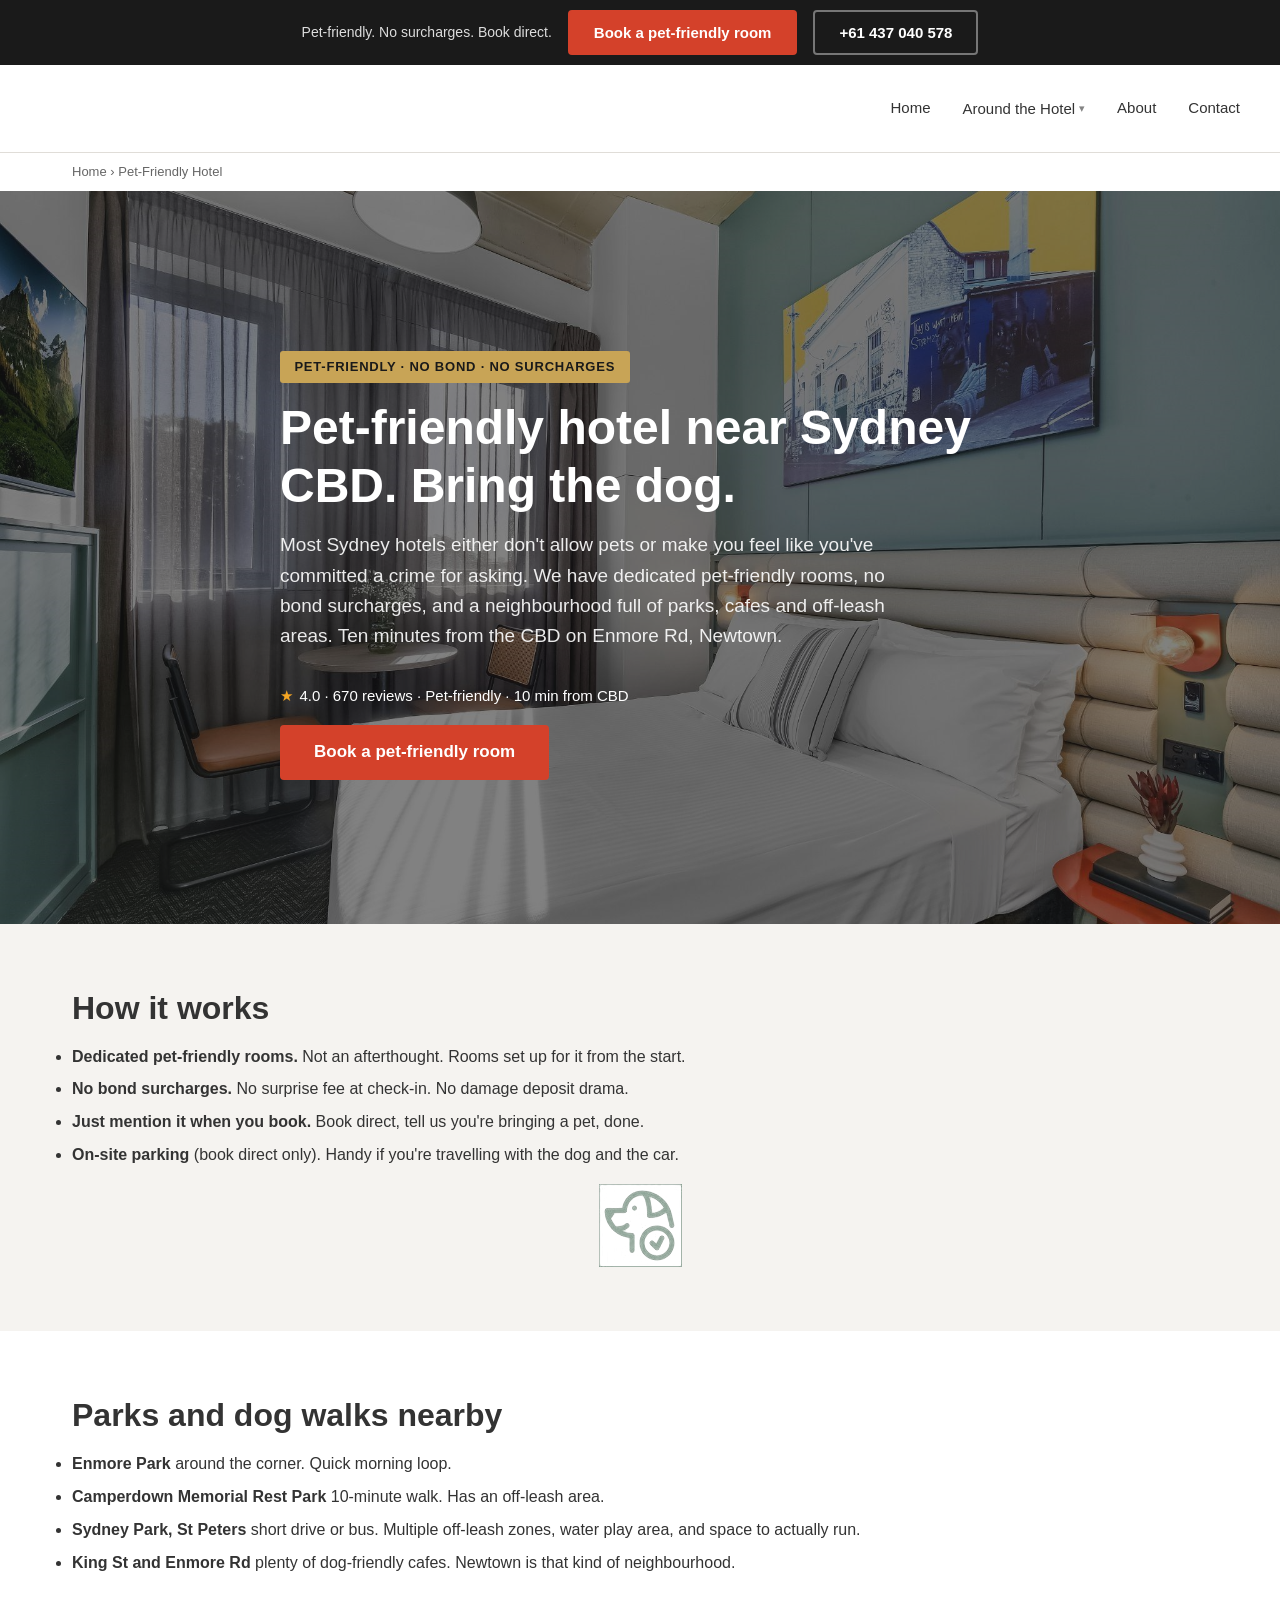
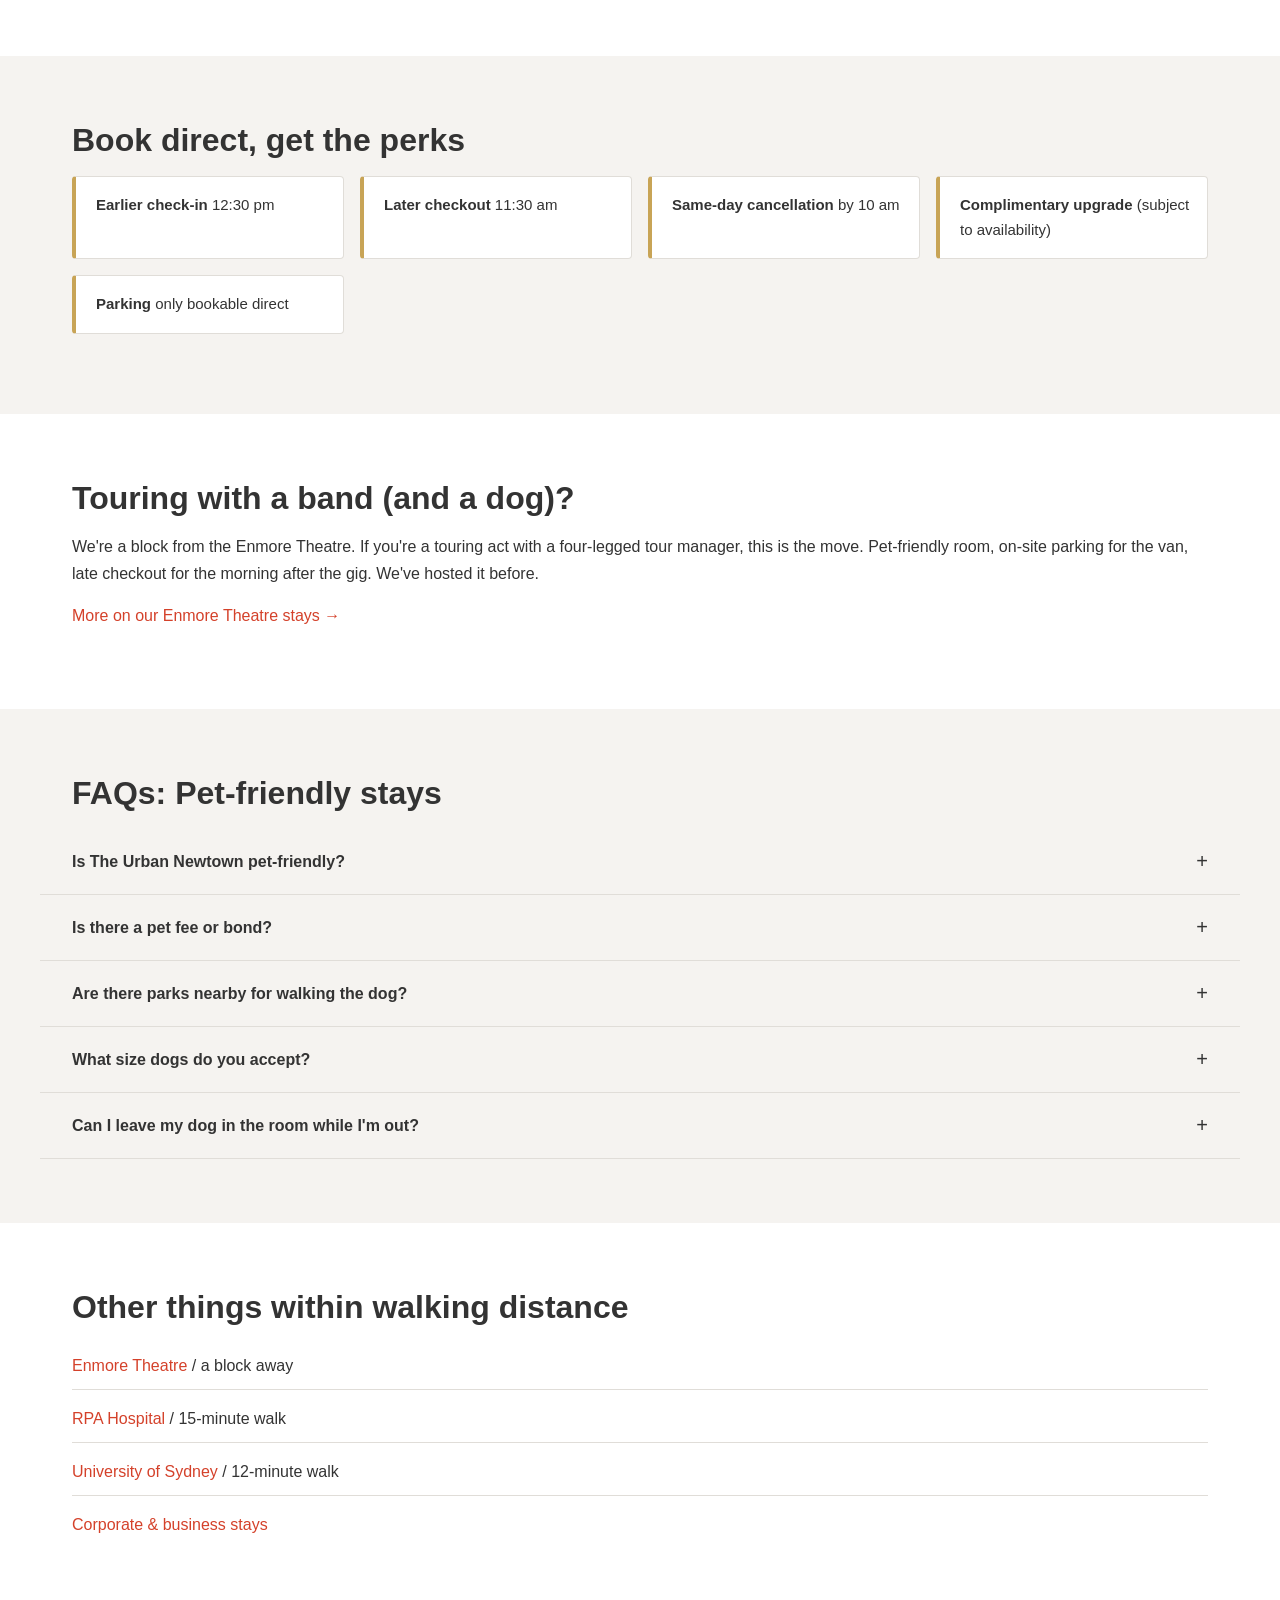
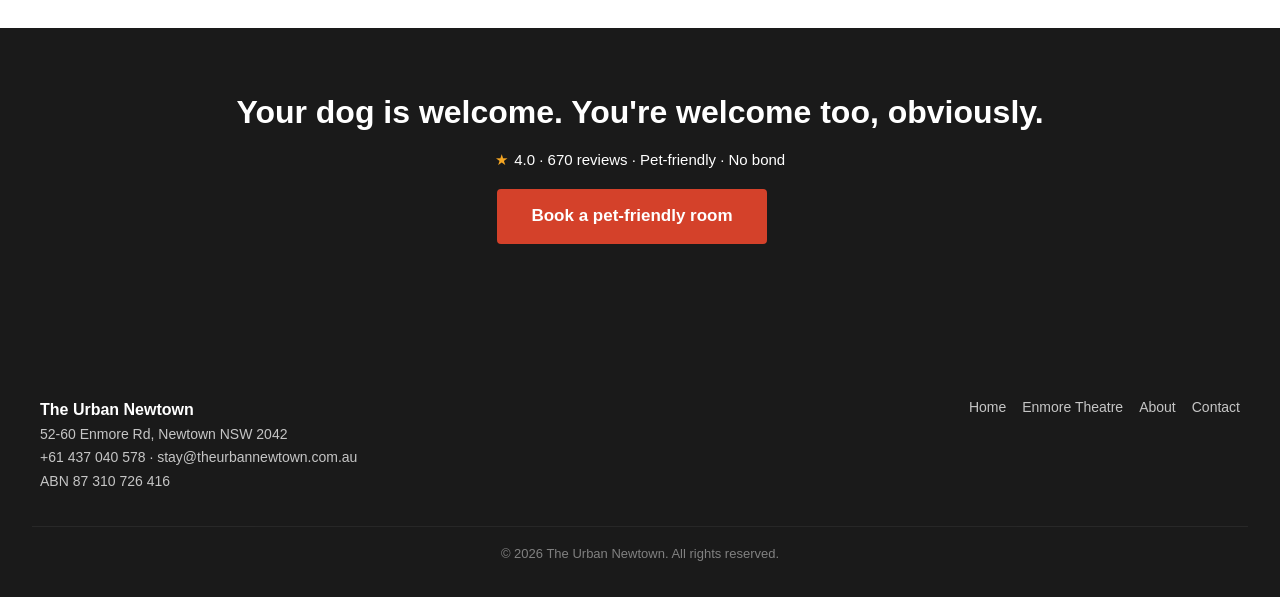
<file: the-urban-newtown/pet-friendly-hotel-near-sydney-cbd.html>
<!DOCTYPE html>
<html lang="en-AU">
<head>
<meta charset="utf-8">
<meta name="viewport" content="width=device-width, initial-scale=1">
<title>Pet-Friendly Hotel Near Sydney CBD | The Urban Newtown</title>
<meta name="description" content="Pet-friendly boutique hotel 10 minutes from Sydney CBD. No bond surcharges, no awkward conversations. Book direct for parking and early check-in.">
<link rel="canonical" href="https://theurbannewtown.com.au/pet-friendly-hotel-near-sydney-cbd.html">
<link rel="alternate" hreflang="en-AU" href="https://theurbannewtown.com.au/pet-friendly-hotel-near-sydney-cbd.html">
<meta name="robots" content="index, follow">

<meta property="og:type" content="website">
<meta property="og:site_name" content="The Urban Newtown">
<meta property="og:title" content="Pet-Friendly Hotel Near Sydney CBD | The Urban Newtown">
<meta property="og:description" content="Bring the dog. No bond surcharges. 10 minutes from Sydney CBD.">
<meta property="og:url" content="https://theurbannewtown.com.au/pet-friendly-hotel-near-sydney-cbd.html">
<meta property="og:image" content="https://theurbannewtown.com.au/bannerlatest6.jpg">
<meta property="og:locale" content="en_AU">

<meta name="twitter:card" content="summary_large_image">
<meta name="twitter:title" content="Pet-Friendly Hotel Near Sydney CBD | The Urban Newtown">
<meta name="twitter:description" content="Bring the dog. No surcharges. Book direct.">
<meta name="twitter:image" content="https://theurbannewtown.com.au/bannerlatest6.jpg">

<link rel="icon" type="image/png" href="images/urban-logo.png">
<link rel="apple-touch-icon" href="images/urban-logo.png">
<link rel="stylesheet" href="_shared/styles.css">

<script type="application/ld+json">
{
  "@context":"https://schema.org","@type":"Hotel","@id":"https://theurbannewtown.com.au/#hotel",
  "name":"The Urban Newtown","url":"https://theurbannewtown.com.au/",
  "telephone":"+61437040578","email":"stay@theurbannewtown.com.au",
  "priceRange":"$$","petsAllowed":true,"checkinTime":"12:30","checkoutTime":"11:30",
  "image":"https://theurbannewtown.com.au/bannerlatest6.jpg",
  "address":{"@type":"PostalAddress","streetAddress":"52-60 Enmore Rd","addressLocality":"Newtown","addressRegion":"NSW","postalCode":"2042","addressCountry":"AU"},
  "geo":{"@type":"GeoCoordinates","latitude":-33.898800,"longitude":151.176320},
  "aggregateRating":{"@type":"AggregateRating","ratingValue":"4.0","reviewCount":"670","bestRating":"5","worstRating":"1"}
}
</script>
<script type="application/ld+json">
{"@context":"https://schema.org","@type":"BreadcrumbList","itemListElement":[
  {"@type":"ListItem","position":1,"name":"Home","item":"https://theurbannewtown.com.au/"},
  {"@type":"ListItem","position":2,"name":"Pet-Friendly Hotel","item":"https://theurbannewtown.com.au/pet-friendly-hotel-near-sydney-cbd.html"}
]}
</script>
<script type="application/ld+json">
{
  "@context":"https://schema.org","@type":"FAQPage",
  "mainEntity":[
    {"@type":"Question","name":"Is The Urban Newtown pet-friendly?","acceptedAnswer":{"@type":"Answer","text":"Yes. We have dedicated pet-friendly rooms. No bond surcharges, no surprise fees at check-in. Just mention your pet when you book direct."}},
    {"@type":"Question","name":"Is there a pet fee or bond?","acceptedAnswer":{"@type":"Answer","text":"No bond and no hidden surcharges. The pet-friendly rooms are set up for it. Just let us know when you book."}},
    {"@type":"Question","name":"Are there parks nearby for walking the dog?","acceptedAnswer":{"@type":"Answer","text":"Yes. Camperdown Memorial Rest Park is a 10-minute walk and has an off-leash area. Sydney Park in St Peters is a short drive or bus ride and has multiple off-leash zones. Enmore Park is around the corner."}},
    {"@type":"Question","name":"What size dogs do you accept?","acceptedAnswer":{"@type":"Answer","text":"Get in touch and let us know what you're bringing. We're flexible and we'd rather talk about it than put a blanket weight limit in the fine print."}},
    {"@type":"Question","name":"Can I leave my dog in the room while I'm out?","acceptedAnswer":{"@type":"Answer","text":"For short absences, that's fine. For longer stretches, we recommend taking your dog with you. Newtown is a very dog-friendly neighbourhood so they won't be out of place wherever you're headed."}}
  ]
}
</script>
<script type="application/ld+json">
{"@context":"https://schema.org","@type":"WebPage","speakable":{"@type":"SpeakableSpecification","cssSelector":["h1"]}}
</script>
</head>
<body>

<div class="topbar" role="complementary" aria-label="Book direct">
  <span>Pet-friendly. No surcharges. Book direct.</span>
  <a href="https://book-directonline.com/properties/theurbandirect" class="btn btn-primary">Book a pet-friendly room</a>
  <a href="tel:+61437040578" class="btn btn-ghost">+61 437 040 578</a>
</div>

<header class="site-header">
  <a href="index.html" class="brand"><img src="images/urban-logo.png" alt="The Urban Newtown" width="179" height="108"></a>
  <button class="nav-toggle" aria-label="Open menu" aria-expanded="false" onclick="this.nextElementSibling.classList.toggle('open');this.setAttribute('aria-expanded',this.getAttribute('aria-expanded')==='false')">&#9776;</button>
  <nav aria-label="Primary">
    <a href="index.html">Home</a>
    <div class="nav-dropdown">
      <button type="button" aria-expanded="false">Around the Hotel</button>
      <div class="nav-dropdown-menu">
        <a href="stay-near-enmore-theatre.html">Enmore Theatre</a>
        <a href="pet-friendly-hotel-near-sydney-cbd.html" aria-current="page">Pet-Friendly Accommodation</a>
        <a href="corporate-stays-newtown.html">Corporate &amp; Business Travel</a>
        <a href="stay-near-rpa-hospital.html">RPA Hospital</a>
        <a href="stay-near-sydney-university.html">University of Sydney</a>
      </div>
    </div>
    <a href="about.html">About</a>
    <a href="contact.html">Contact</a>
  </nav>
</header>

<nav aria-label="Breadcrumb" class="breadcrumbs">
  <a href="index.html">Home</a> &rsaquo; <span aria-current="page">Pet-Friendly Hotel</span>
</nav>

<main>

  <section class="hero" aria-label="Hero">
    <img src="images/bannerlatest6.jpg" alt="Pet-friendly boutique hotel in Newtown" class="hero-img">
    <div class="hero-copy">
      <span class="badge">Pet-friendly · No bond · No surcharges</span>
      <h1>Pet-friendly hotel near Sydney CBD. Bring the dog.</h1>
      <p class="hero-sub">Most Sydney hotels either don't allow pets or make you feel like you've committed a crime for asking. We have dedicated pet-friendly rooms, no bond surcharges, and a neighbourhood full of parks, cafes and off-leash areas. Ten minutes from the CBD on Enmore Rd, Newtown.</p>
      <p class="trust-strip"><span class="star">&#9733;</span> 4.0 · 670 reviews · Pet-friendly · 10 min from CBD</p>
      <p>
        <a href="https://book-directonline.com/properties/theurbandirect" class="btn btn-primary btn-lg">Book a pet-friendly room</a>
      </p>
    </div>
  </section>

  <section aria-label="How pet-friendly works here">
    <h2>How it works</h2>
    <ul>
      <li><strong>Dedicated pet-friendly rooms.</strong> Not an afterthought. Rooms set up for it from the start.</li>
      <li><strong>No bond surcharges.</strong> No surprise fee at check-in. No damage deposit drama.</li>
      <li><strong>Just mention it when you book.</strong> Book direct, tell us you're bringing a pet, done.</li>
      <li><strong>On-site parking</strong> (book direct only). Handy if you're travelling with the dog and the car.</li>
    </ul>
    <img src="images/dog-friendly3.jpg" alt="Dog-friendly room at The Urban Newtown" loading="lazy" style="max-width:400px;border-radius:6px;margin-top:1rem;">
  </section>

  <section aria-label="Nearby parks and walks">
    <h2>Parks and dog walks nearby</h2>
    <ul>
      <li><strong>Enmore Park</strong> around the corner. Quick morning loop.</li>
      <li><strong>Camperdown Memorial Rest Park</strong> 10-minute walk. Has an off-leash area.</li>
      <li><strong>Sydney Park, St Peters</strong> short drive or bus. Multiple off-leash zones, water play area, and space to actually run.</li>
      <li><strong>King St and Enmore Rd</strong> plenty of dog-friendly cafes. Newtown is that kind of neighbourhood.</li>
    </ul>
  </section>

  <section class="perks" aria-label="Book direct perks">
    <h2>Book direct, get the perks</h2>
    <ul class="perks-list">
      <li><strong>Earlier check-in</strong> 12:30 pm</li>
      <li><strong>Later checkout</strong> 11:30 am</li>
      <li><strong>Same-day cancellation</strong> by 10 am</li>
      <li><strong>Complimentary upgrade</strong> (subject to availability)</li>
      <li><strong>Parking</strong> only bookable direct</li>
    </ul>
  </section>

  <section aria-label="For touring musos and travelling acts">
    <h2>Touring with a band (and a dog)?</h2>
    <p>We're a block from the Enmore Theatre. If you're a touring act with a four-legged tour manager, this is the move. Pet-friendly room, on-site parking for the van, late checkout for the morning after the gig. We've hosted it before.</p>
    <p><a href="stay-near-enmore-theatre.html">More on our Enmore Theatre stays &rarr;</a></p>
  </section>

  <section class="faq" aria-label="Frequently asked questions">
    <h2>FAQs: Pet-friendly stays</h2>
    <details>
      <summary>Is The Urban Newtown pet-friendly?</summary>
      <p>Yes. Dedicated pet-friendly rooms. No bond surcharges, no surprise fees at check-in. Just mention your pet when you book direct.</p>
    </details>
    <details>
      <summary>Is there a pet fee or bond?</summary>
      <p>No bond and no hidden surcharges. The rooms are set up for it. Just let us know when you book.</p>
    </details>
    <details>
      <summary>Are there parks nearby for walking the dog?</summary>
      <p>Yes. Camperdown Memorial Rest Park (10-minute walk, off-leash area), Sydney Park in St Peters (short drive, multiple off-leash zones), and Enmore Park around the corner.</p>
    </details>
    <details>
      <summary>What size dogs do you accept?</summary>
      <p>Get in touch and let us know what you're bringing. We're flexible and we'd rather talk about it than put a blanket weight limit in the fine print.</p>
    </details>
    <details>
      <summary>Can I leave my dog in the room while I'm out?</summary>
      <p>For short absences, that's fine. For longer stretches, we recommend taking your dog with you. Newtown is a very dog-friendly neighbourhood so they won't be out of place wherever you're headed.</p>
    </details>
  </section>

  <section aria-label="Other landmarks nearby">
    <h2>Other things within walking distance</h2>
    <ul class="landmarks">
      <li><a href="stay-near-enmore-theatre.html">Enmore Theatre</a> / a block away</li>
      <li><a href="stay-near-rpa-hospital.html">RPA Hospital</a> / 15-minute walk</li>
      <li><a href="stay-near-sydney-university.html">University of Sydney</a> / 12-minute walk</li>
      <li><a href="corporate-stays-newtown.html">Corporate &amp; business stays</a></li>
    </ul>
  </section>

  <section class="cta" aria-label="Book now">
    <h2>Your dog is welcome. You're welcome too, obviously.</h2>
    <p class="trust-strip"><span class="star">&#9733;</span> 4.0 · 670 reviews · Pet-friendly · No bond</p>
    <p>
      <a href="https://book-directonline.com/properties/theurbandirect" class="btn btn-primary btn-lg">Book a pet-friendly room</a>
    </p>
  </section>

</main>

<footer class="site-footer">
  <div class="footer-inner">
    <address>
      <strong>The Urban Newtown</strong><br>
      52-60 Enmore Rd, Newtown NSW 2042<br>
      <a href="tel:+61437040578">+61 437 040 578</a> · <a href="mailto:stay@theurbannewtown.com.au">stay@theurbannewtown.com.au</a><br>
      ABN 87 310 726 416
    </address>
    <nav aria-label="Footer">
      <a href="index.html">Home</a>
      <a href="stay-near-enmore-theatre.html">Enmore Theatre</a>
      <a href="about.html">About</a>
      <a href="contact.html">Contact</a>
    </nav>
  </div>
  <p class="copy">&copy; 2026 The Urban Newtown. All rights reserved.</p>
</footer>

<script src="_shared/site.js"></script>
</body>
</html>
</file>
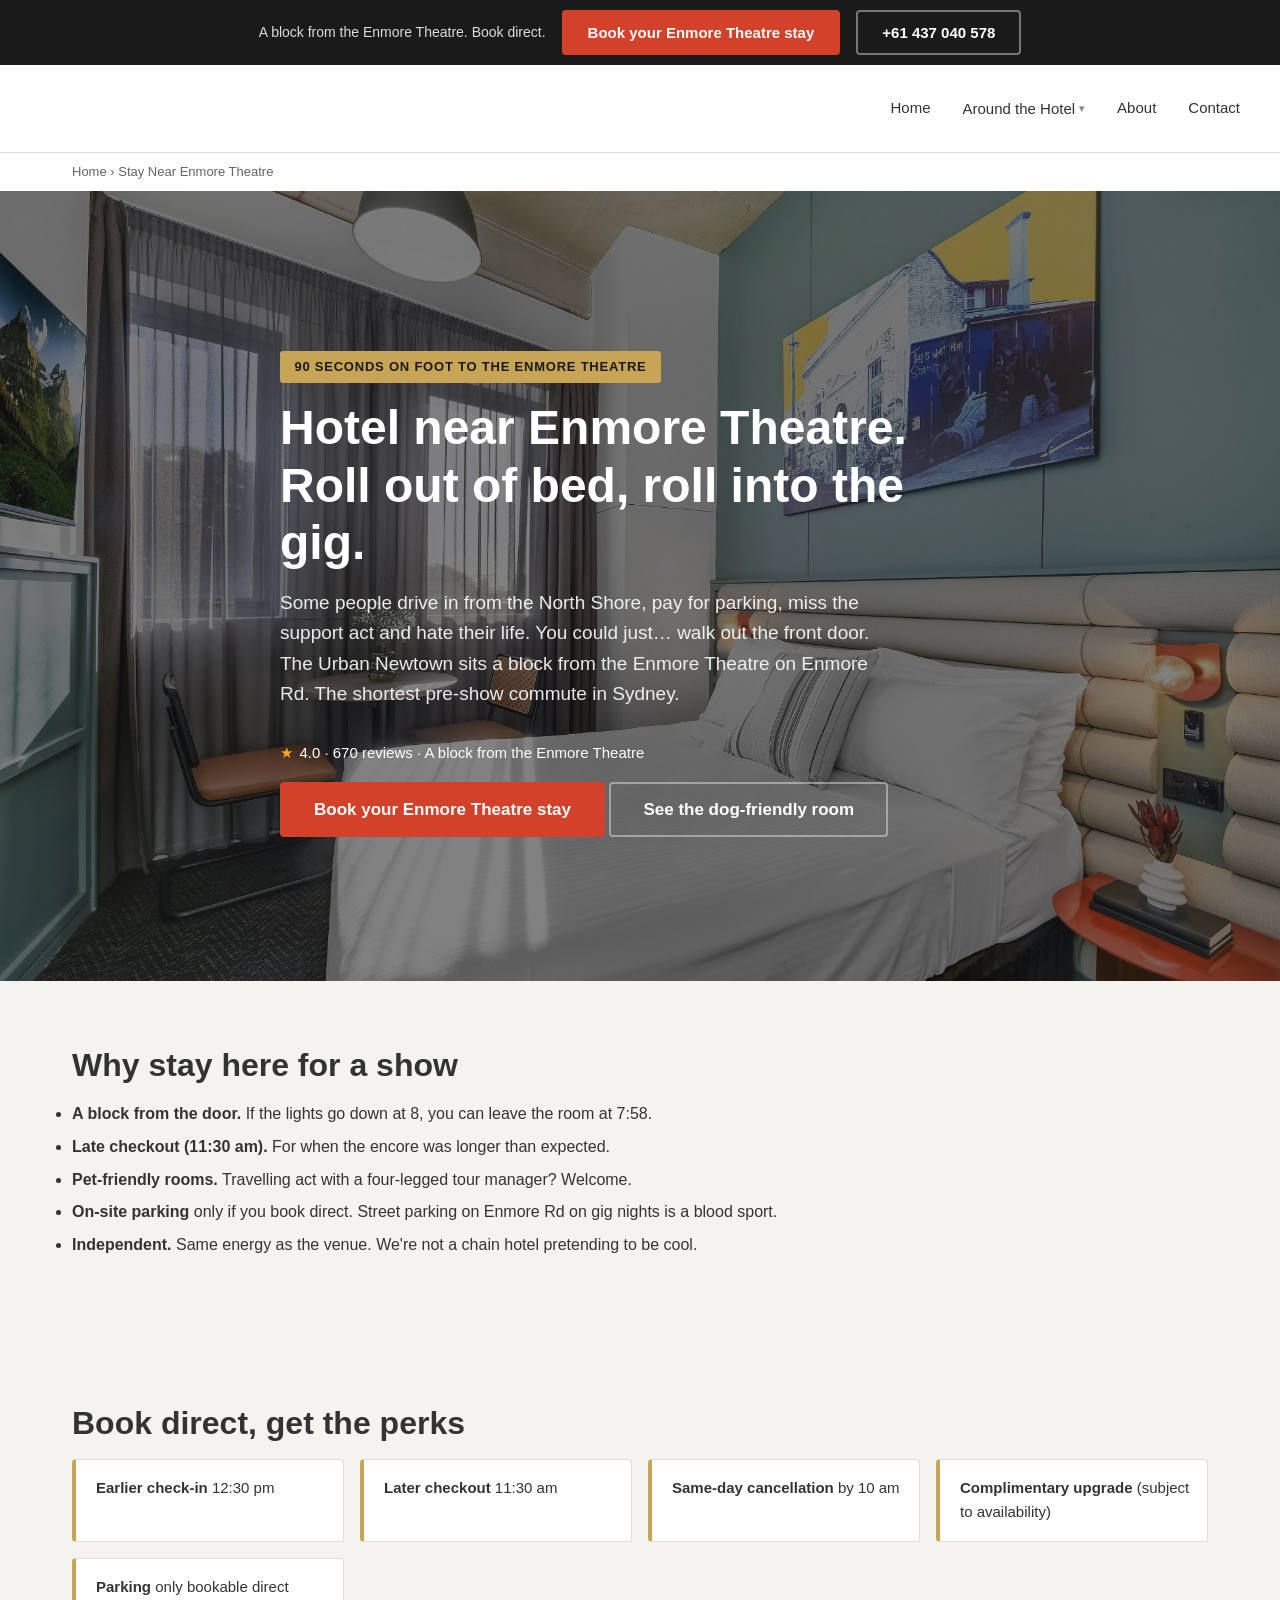
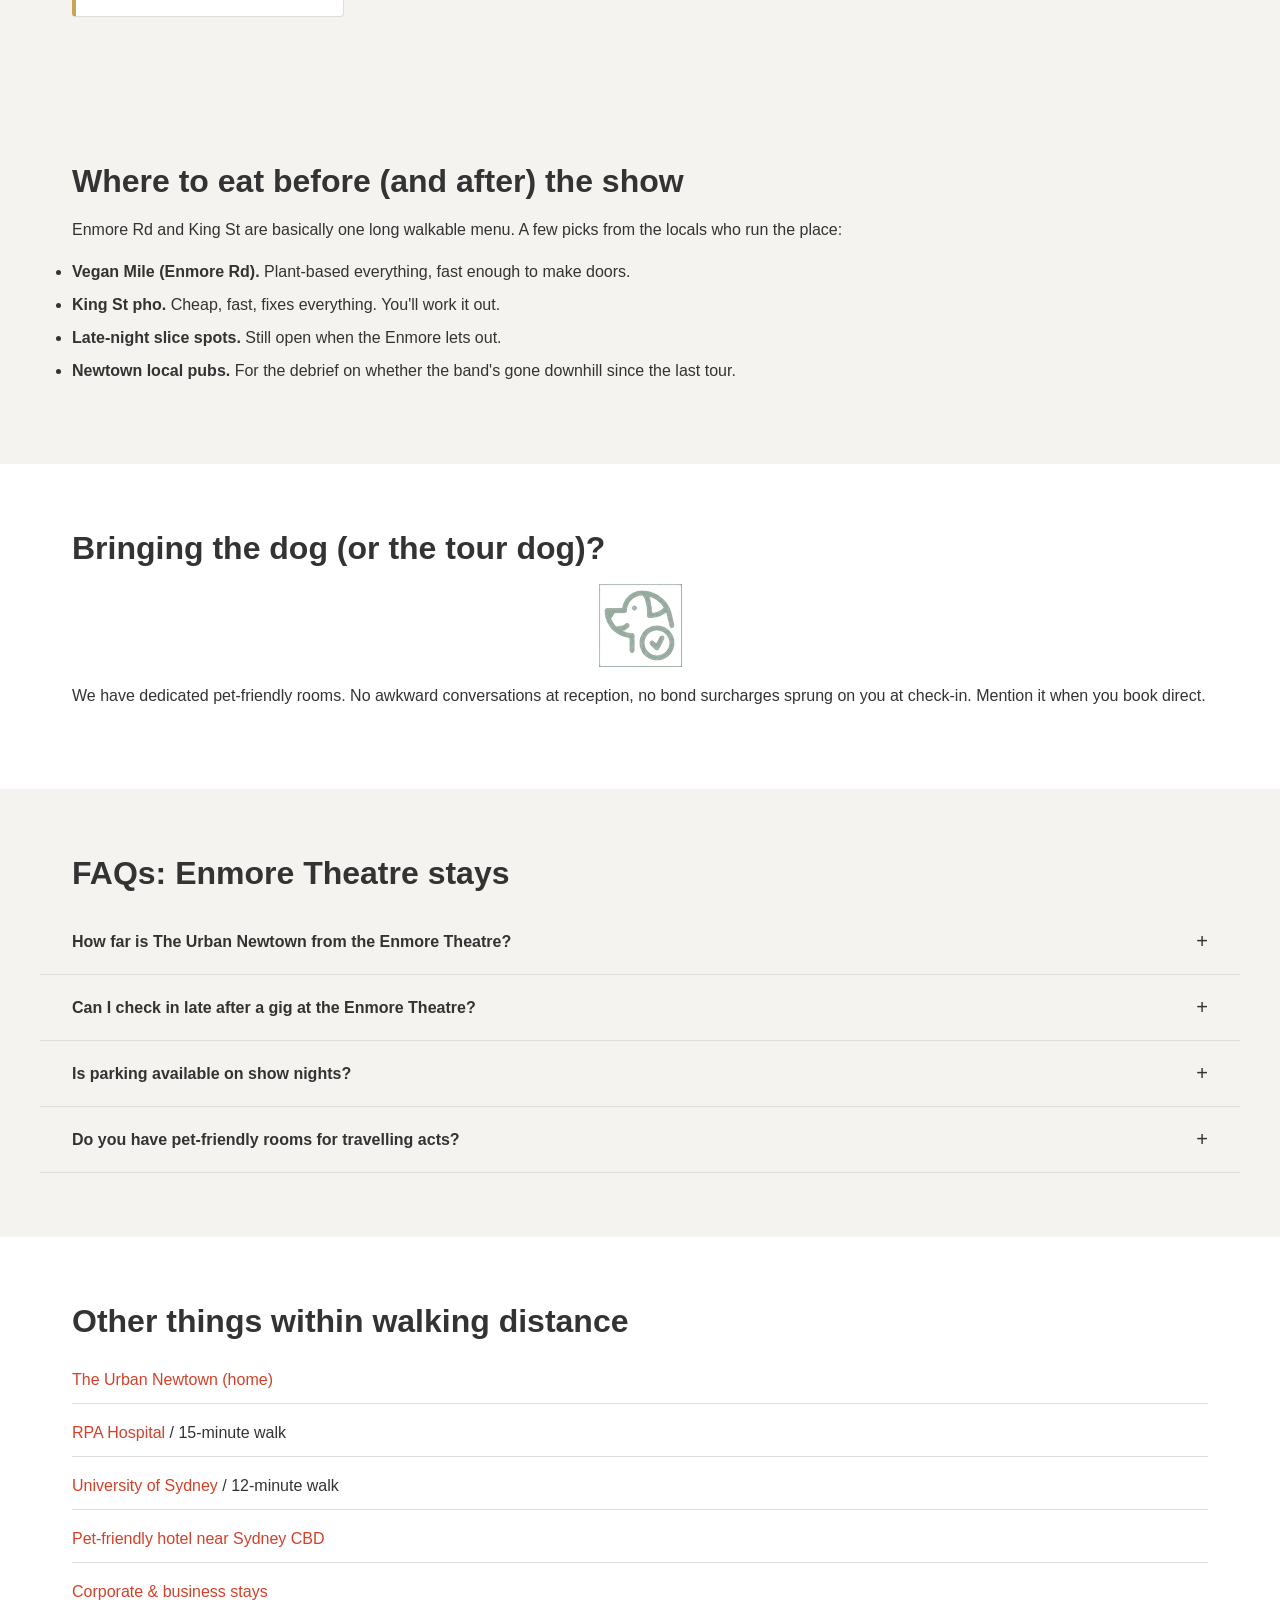
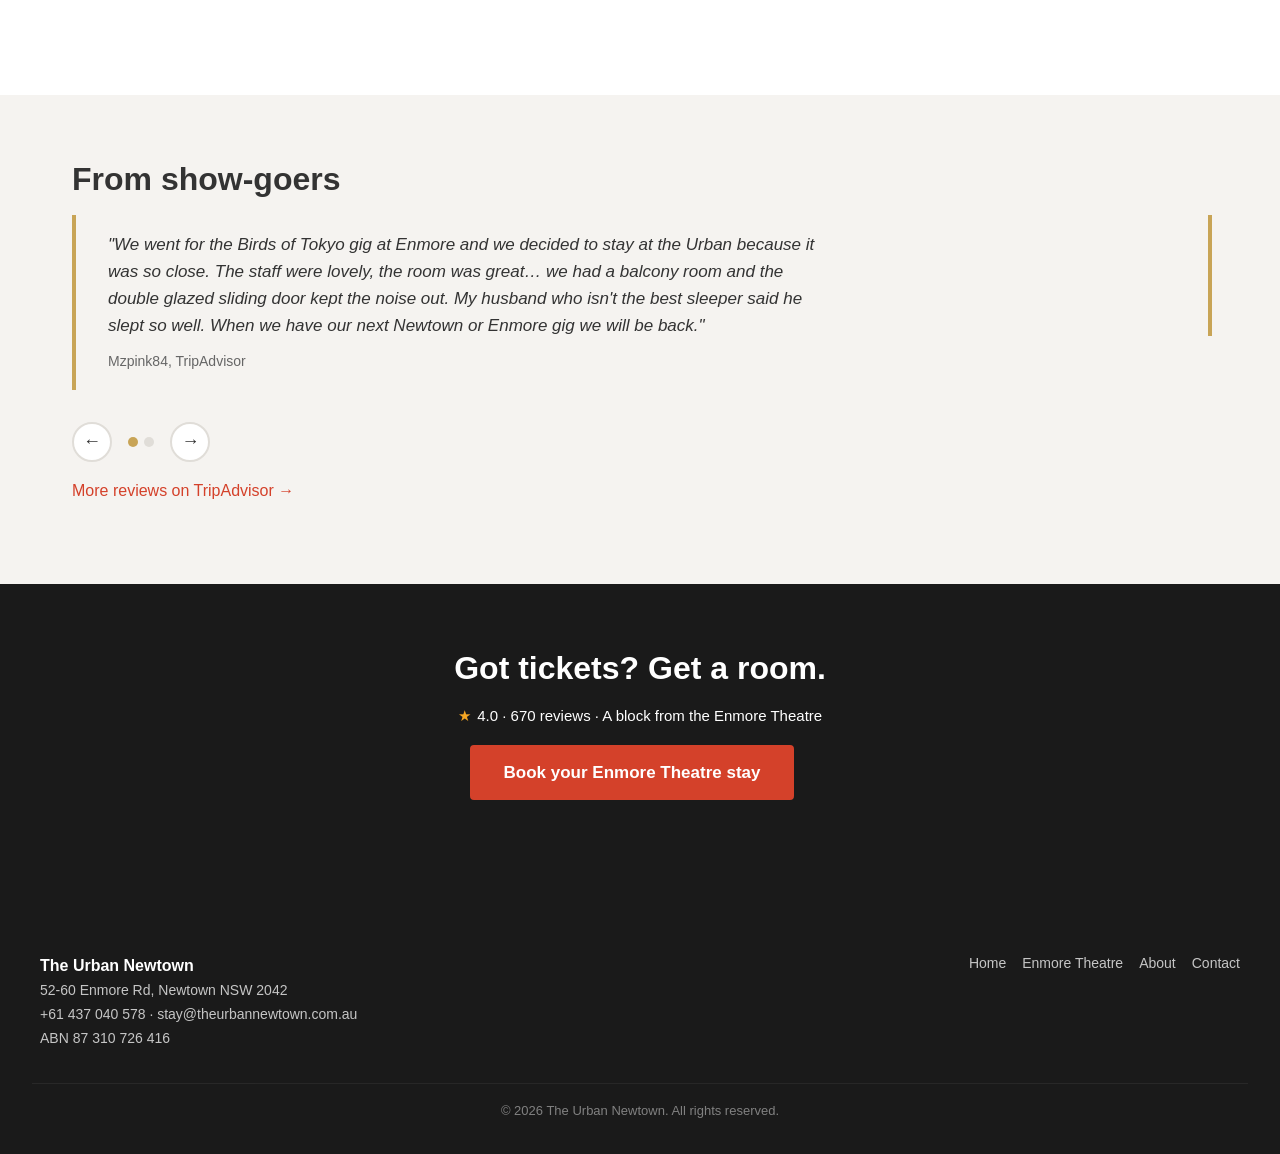
<file: the-urban-newtown/stay-near-enmore-theatre.html>
<!DOCTYPE html>
<html lang="en-AU">
<head>
<meta charset="utf-8">
<meta name="viewport" content="width=device-width, initial-scale=1">
<title>Hotel Near Enmore Theatre | The Urban Newtown</title>
<meta name="description" content="A boutique hotel a block from the Enmore Theatre. Late checkout for morning-afters, pet-friendly rooms and parking. Book direct for every perk.">
<link rel="canonical" href="https://theurbannewtown.com.au/stay-near-enmore-theatre.html">
<link rel="alternate" hreflang="en-AU" href="https://theurbannewtown.com.au/stay-near-enmore-theatre.html">
<meta name="robots" content="index, follow">

<meta property="og:type" content="website">
<meta property="og:site_name" content="The Urban Newtown">
<meta property="og:title" content="Hotel Near Enmore Theatre | The Urban Newtown">
<meta property="og:description" content="Roll out of bed, roll into the gig. A block from the Enmore Theatre.">
<meta property="og:url" content="https://theurbannewtown.com.au/stay-near-enmore-theatre.html">
<meta property="og:image" content="https://theurbannewtown.com.au/bannerlatest6.jpg">
<meta property="og:locale" content="en_AU">

<meta name="twitter:card" content="summary_large_image">
<meta name="twitter:title" content="Hotel Near Enmore Theatre | The Urban Newtown">
<meta name="twitter:description" content="A block from the Enmore Theatre. Book direct.">
<meta name="twitter:image" content="https://theurbannewtown.com.au/bannerlatest6.jpg">

<link rel="icon" type="image/png" href="images/urban-logo.png">
<link rel="apple-touch-icon" href="images/urban-logo.png">
<link rel="stylesheet" href="_shared/styles.css">

<script type="application/ld+json">
{
  "@context":"https://schema.org","@type":"Hotel","@id":"https://theurbannewtown.com.au/#hotel",
  "name":"The Urban Newtown","url":"https://theurbannewtown.com.au/",
  "telephone":"+61437040578","email":"stay@theurbannewtown.com.au",
  "priceRange":"$$","petsAllowed":true,"checkinTime":"12:30","checkoutTime":"11:30",
  "image":"https://theurbannewtown.com.au/bannerlatest6.jpg",
  "address":{"@type":"PostalAddress","streetAddress":"52-60 Enmore Rd","addressLocality":"Newtown","addressRegion":"NSW","postalCode":"2042","addressCountry":"AU"},
  "geo":{"@type":"GeoCoordinates","latitude":-33.898800,"longitude":151.176320},
  "aggregateRating":{"@type":"AggregateRating","ratingValue":"4.0","reviewCount":"670","bestRating":"5","worstRating":"1"}
}
</script>
<script type="application/ld+json">
{"@context":"https://schema.org","@type":"BreadcrumbList","itemListElement":[
  {"@type":"ListItem","position":1,"name":"Home","item":"https://theurbannewtown.com.au/"},
  {"@type":"ListItem","position":2,"name":"Stay Near Enmore Theatre","item":"https://theurbannewtown.com.au/stay-near-enmore-theatre.html"}
]}
</script>
<script type="application/ld+json">
{
  "@context":"https://schema.org","@type":"FAQPage",
  "mainEntity":[
    {"@type":"Question","name":"How far is The Urban Newtown from the Enmore Theatre?","acceptedAnswer":{"@type":"Answer","text":"About a block, roughly 90 seconds on foot along Enmore Rd. You can hear the crowd from the room on a big night."}},
    {"@type":"Question","name":"Can I check in late after a gig at the Enmore Theatre?","acceptedAnswer":{"@type":"Answer","text":"Yes. Reception can arrange late arrival, just let us know when you book. Checkout is 11:30 am, so you can sleep the gig off."}},
    {"@type":"Question","name":"Is parking available on show nights?","acceptedAnswer":{"@type":"Answer","text":"On-site parking is available but only when you book direct with us. The OTAs can't sell it. Street parking around Enmore Rd is scarce on event nights, so pre-book."}},
    {"@type":"Question","name":"Do you have pet-friendly rooms for travelling acts or touring dogs?","acceptedAnswer":{"@type":"Answer","text":"Yes. We have dedicated pet-friendly rooms, popular with touring musos and anyone travelling with a four-legged tour manager."}}
  ]
}
</script>
<script type="application/ld+json">
{"@context":"https://schema.org","@type":"WebPage","speakable":{"@type":"SpeakableSpecification","cssSelector":["h1"]}}
</script>
<script type="application/ld+json">
{
  "@context":"https://schema.org","@graph":[
    {"@type":"Review","itemReviewed":{"@id":"https://theurbannewtown.com.au/#hotel"},"reviewRating":{"@type":"Rating","ratingValue":"5","bestRating":"5"},"author":{"@type":"Person","name":"Mzpink84"},"datePublished":"2024-11","reviewBody":"We went for the Birds of Tokyo gig at Enmore and we decided to stay at the Urban because it was so close. The staff were lovely, the room was great, we had a balcony room and the double glazed sliding door kept the noise out. When we have our next Newtown or Enmore gig we will be back."},
    {"@type":"Review","itemReviewed":{"@id":"https://theurbannewtown.com.au/#hotel"},"reviewRating":{"@type":"Rating","ratingValue":"5","bestRating":"5"},"author":{"@type":"Person","name":"James A"},"datePublished":"2026-02","reviewBody":"Great location on Enmore Road in Newtown. Convenient to restaurants, pubs, music and Sydney Uni. Comfortable rooms at good price (book direct and save). Wonderful, helpful staff."}
  ]
}
</script>
</head>
<body>

<div class="topbar" role="complementary" aria-label="Book direct">
  <span>A block from the Enmore Theatre. Book direct.</span>
  <a href="https://book-directonline.com/properties/theurbandirect" class="btn btn-primary">Book your Enmore Theatre stay</a>
  <a href="tel:+61437040578" class="btn btn-ghost">+61 437 040 578</a>
</div>

<header class="site-header">
  <a href="index.html" class="brand"><img src="images/urban-logo.png" alt="The Urban Newtown" width="179" height="108"></a>
  <button class="nav-toggle" aria-label="Open menu" aria-expanded="false" onclick="this.nextElementSibling.classList.toggle('open');this.setAttribute('aria-expanded',this.getAttribute('aria-expanded')==='false')">&#9776;</button>
  <nav aria-label="Primary">
    <a href="index.html">Home</a>
    <div class="nav-dropdown">
      <button type="button" aria-expanded="false">Around the Hotel</button>
      <div class="nav-dropdown-menu">
        <a href="stay-near-enmore-theatre.html" aria-current="page">Enmore Theatre</a>
        <a href="pet-friendly-hotel-near-sydney-cbd.html">Pet-Friendly Accommodation</a>
        <a href="corporate-stays-newtown.html">Corporate &amp; Business Travel</a>
        <a href="stay-near-rpa-hospital.html">RPA Hospital</a>
        <a href="stay-near-sydney-university.html">University of Sydney</a>
      </div>
    </div>
    <a href="about.html">About</a>
    <a href="contact.html">Contact</a>
  </nav>
</header>

<nav aria-label="Breadcrumb" class="breadcrumbs">
  <a href="index.html">Home</a> &rsaquo; <span aria-current="page">Stay Near Enmore Theatre</span>
</nav>

<main>

  <!-- HERO -->
  <section class="hero" aria-label="Hero">
    <img src="images/bannerlatest6.jpg" alt="The Urban Newtown, a block from the Enmore Theatre" class="hero-img">
    <div class="hero-copy">
      <span class="badge">90 seconds on foot to the Enmore Theatre</span>
      <h1>Hotel near Enmore Theatre. Roll out of bed, roll into the gig.</h1>
      <p class="hero-sub">Some people drive in from the North Shore, pay for parking, miss the support act and hate their life. You could just… walk out the front door. The Urban Newtown sits a block from the Enmore Theatre on Enmore Rd. The shortest pre-show commute in Sydney.</p>
      <p class="trust-strip"><span class="star">&#9733;</span> 4.0 · 670 reviews · A block from the Enmore Theatre</p>
      <p>
        <a href="https://book-directonline.com/properties/theurbandirect" class="btn btn-primary btn-lg">Book your Enmore Theatre stay</a>
        <a href="#pet-friendly" class="btn btn-ghost btn-lg">See the dog-friendly room</a>
      </p>
    </div>
  </section>

  <!-- WHY STAY HERE -->
  <section aria-label="Why stay here for a show">
    <h2>Why stay here for a show</h2>
    <ul>
      <li><strong>A block from the door.</strong> If the lights go down at 8, you can leave the room at 7:58.</li>
      <li><strong>Late checkout (11:30 am).</strong> For when the encore was longer than expected.</li>
      <li><strong>Pet-friendly rooms.</strong> Travelling act with a four-legged tour manager? Welcome.</li>
      <li><strong>On-site parking</strong> only if you book direct. Street parking on Enmore Rd on gig nights is a blood sport.</li>
      <li><strong>Independent.</strong> Same energy as the venue. We're not a chain hotel pretending to be cool.</li>
    </ul>
  </section>

  <!-- PERKS -->
  <section class="perks" aria-label="Book direct perks">
    <h2>Book direct, get the perks</h2>
    <ul class="perks-list">
      <li><strong>Earlier check-in</strong> 12:30 pm</li>
      <li><strong>Later checkout</strong> 11:30 am</li>
      <li><strong>Same-day cancellation</strong> by 10 am</li>
      <li><strong>Complimentary upgrade</strong> (subject to availability)</li>
      <li><strong>Parking</strong> only bookable direct</li>
    </ul>
  </section>

  <!-- PRE/POST SHOW FOOD -->
  <section aria-label="Where to eat">
    <h2>Where to eat before (and after) the show</h2>
    <p>Enmore Rd and King St are basically one long walkable menu. A few picks from the locals who run the place:</p>
    <ul>
      <li><strong>Vegan Mile (Enmore Rd).</strong> Plant-based everything, fast enough to make doors.</li>
      <li><strong>King St pho.</strong> Cheap, fast, fixes everything. You'll work it out.</li>
      <li><strong>Late-night slice spots.</strong> Still open when the Enmore lets out.</li>
      <li><strong>Newtown local pubs.</strong> For the debrief on whether the band's gone downhill since the last tour.</li>
    </ul>
  </section>

  <!-- PET FRIENDLY -->
  <section id="pet-friendly" aria-label="Dog friendly room">
    <h2>Bringing the dog (or the tour dog)?</h2>
    <img src="images/dog-friendly3.jpg" alt="Pet-friendly room at The Urban Newtown" loading="lazy" style="max-width:320px;border-radius:6px;margin-bottom:1rem;">
    <p>We have dedicated pet-friendly rooms. No awkward conversations at reception, no bond surcharges sprung on you at check-in. Mention it when you book direct.</p>
  </section>

  <!-- FAQ -->
  <section class="faq" aria-label="Frequently asked questions">
    <h2>FAQs: Enmore Theatre stays</h2>
    <details>
      <summary>How far is The Urban Newtown from the Enmore Theatre?</summary>
      <p>About a block, roughly 90 seconds on foot along Enmore Rd. You can hear the crowd from the room on a big night.</p>
    </details>
    <details>
      <summary>Can I check in late after a gig at the Enmore Theatre?</summary>
      <p>Yes. Reception can arrange late arrival, just let us know when you book. Checkout is 11:30 am, so you can sleep the gig off.</p>
    </details>
    <details>
      <summary>Is parking available on show nights?</summary>
      <p>On-site parking is available but only when you book direct with us. The OTAs can't sell it. Street parking around Enmore Rd is scarce on event nights, so pre-book.</p>
    </details>
    <details>
      <summary>Do you have pet-friendly rooms for travelling acts?</summary>
      <p>Yes. We have dedicated pet-friendly rooms, popular with touring musos and anyone travelling with a four-legged tour manager.</p>
    </details>
  </section>

  <!-- OTHER LANDMARKS -->
  <section aria-label="Other landmarks nearby">
    <h2>Other things within walking distance</h2>
    <ul class="landmarks">
      <li><a href="index.html">The Urban Newtown (home)</a></li>
      <li><a href="stay-near-rpa-hospital.html">RPA Hospital</a> / 15-minute walk</li>
      <li><a href="stay-near-sydney-university.html">University of Sydney</a> / 12-minute walk</li>
      <li><a href="pet-friendly-hotel-near-sydney-cbd.html">Pet-friendly hotel near Sydney CBD</a></li>
      <li><a href="corporate-stays-newtown.html">Corporate &amp; business stays</a></li>
    </ul>
  </section>

  <!-- REVIEWS CAROUSEL -->
  <section class="reviews" aria-label="Show-goer reviews">
    <h2>From show-goers</h2>
    <div class="review-carousel" aria-roledescription="carousel" aria-label="Show-goer reviews">
      <div class="review-track">
        <div class="review-slide" role="group" aria-label="Review 1 of 2">
          <blockquote>
            <p>"We went for the Birds of Tokyo gig at Enmore and we decided to stay at the Urban because it was so close. The staff were lovely, the room was great… we had a balcony room and the double glazed sliding door kept the noise out. My husband who isn't the best sleeper said he slept so well. When we have our next Newtown or Enmore gig we will be back."</p>
            <cite>Mzpink84, TripAdvisor</cite>
          </blockquote>
        </div>
        <div class="review-slide" role="group" aria-label="Review 2 of 2">
          <blockquote>
            <p>"Great location on Enmore Road in Newtown. Convenient to restaurants, pubs, music and Sydney Uni. Comfortable rooms at good price (book direct and save). Wonderful, helpful staff."</p>
            <cite>James A, TripAdvisor (Feb 2026)</cite>
          </blockquote>
        </div>
      </div>
      <div class="carousel-controls">
        <button class="carousel-btn carousel-prev" aria-label="Previous review">&larr;</button>
        <div class="carousel-dots">
          <button class="carousel-dot active" aria-label="Go to review 1"></button>
          <button class="carousel-dot" aria-label="Go to review 2"></button>
        </div>
        <button class="carousel-btn carousel-next" aria-label="Next review">&rarr;</button>
      </div>
    </div>
    <p class="mt-sm"><a href="https://www.tripadvisor.com/Hotel_Review-g8572746-d7103854-Reviews-The_Urban_Newtown-Newtown_New_South_Wales.html" target="_blank" rel="noopener">More reviews on TripAdvisor &rarr;</a></p>
  </section>

  <!-- FINAL CTA -->
  <section class="cta" aria-label="Book your Enmore Theatre stay">
    <h2>Got tickets? Get a room.</h2>
    <p class="trust-strip"><span class="star">&#9733;</span> 4.0 · 670 reviews · A block from the Enmore Theatre</p>
    <p>
      <a href="https://book-directonline.com/properties/theurbandirect" class="btn btn-primary btn-lg">Book your Enmore Theatre stay</a>
    </p>
  </section>

</main>

<footer class="site-footer">
  <div class="footer-inner">
    <address>
      <strong>The Urban Newtown</strong><br>
      52-60 Enmore Rd, Newtown NSW 2042<br>
      <a href="tel:+61437040578">+61 437 040 578</a> · <a href="mailto:stay@theurbannewtown.com.au">stay@theurbannewtown.com.au</a><br>
      ABN 87 310 726 416
    </address>
    <nav aria-label="Footer">
      <a href="index.html">Home</a>
      <a href="stay-near-enmore-theatre.html">Enmore Theatre</a>
      <a href="about.html">About</a>
      <a href="contact.html">Contact</a>
    </nav>
  </div>
  <p class="copy">&copy; 2026 The Urban Newtown. All rights reserved.</p>
</footer>

<script src="_shared/site.js"></script>
</body>
</html>
</file>
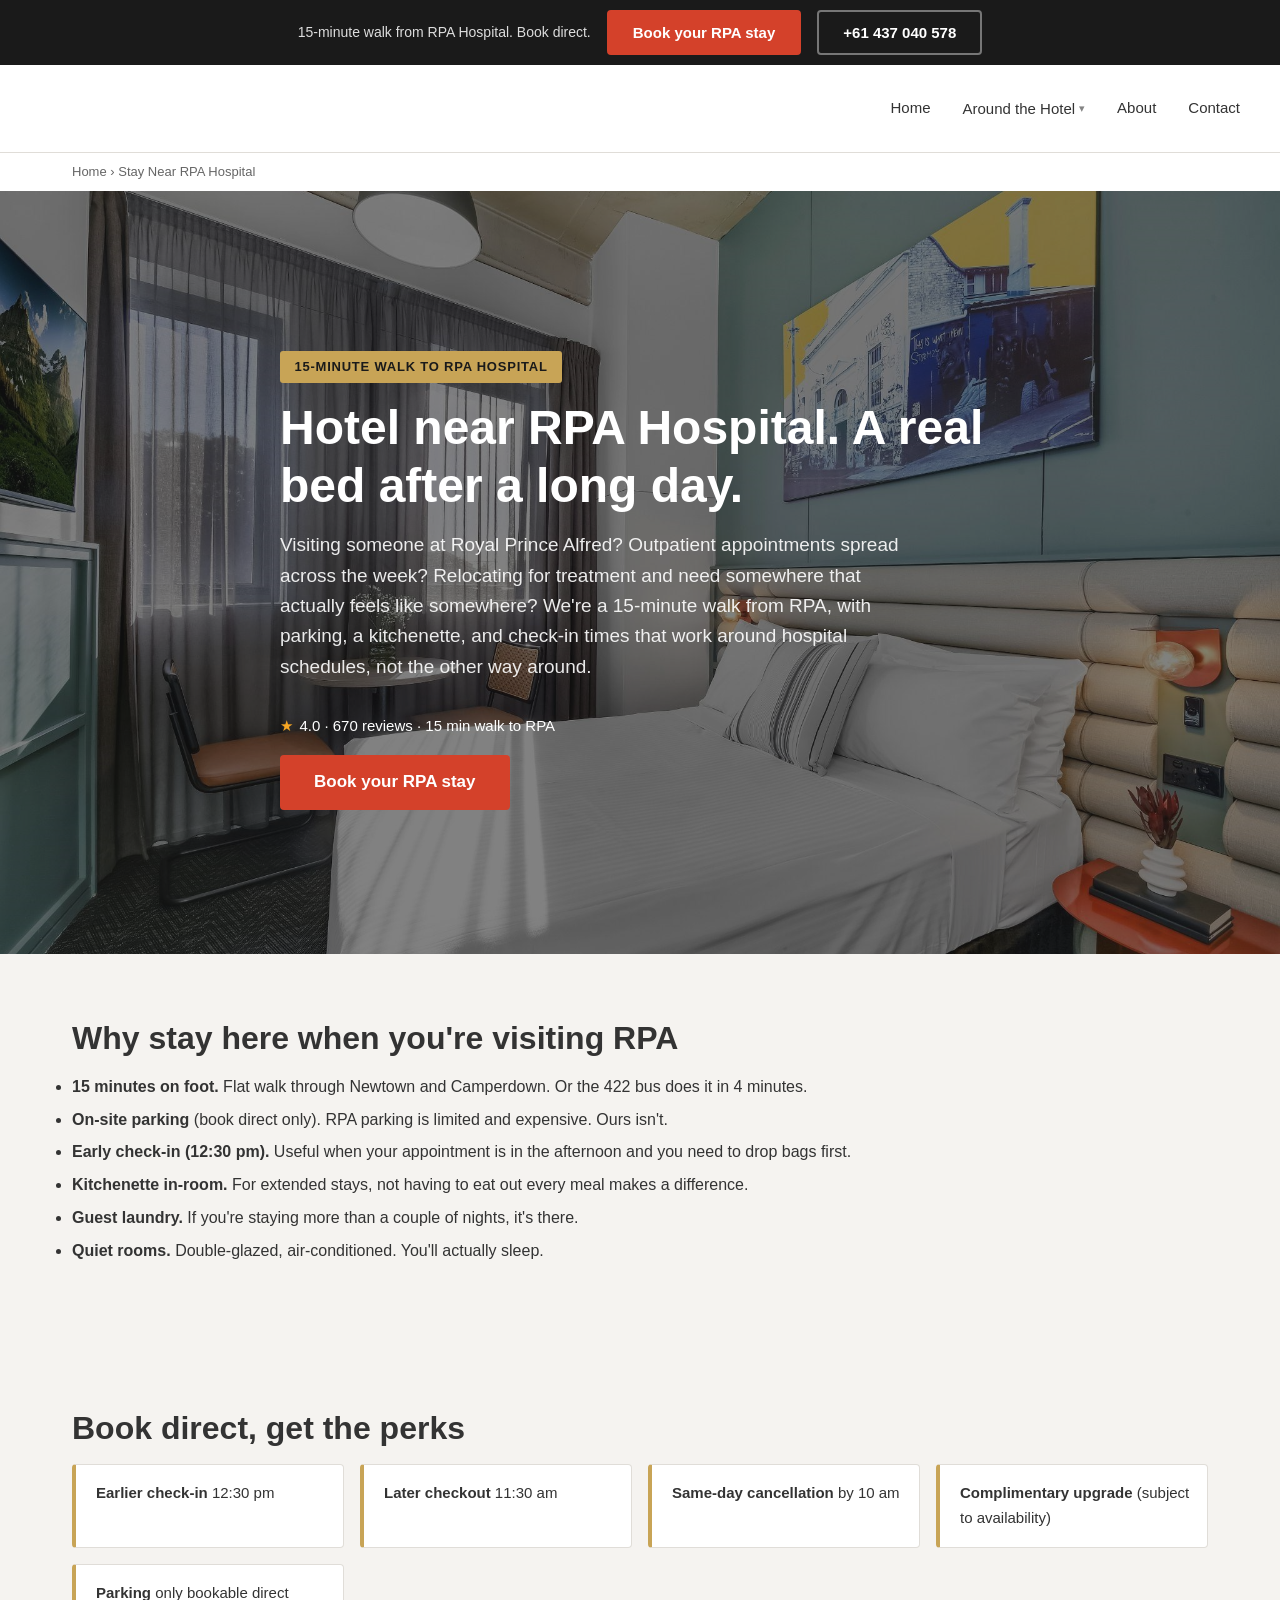
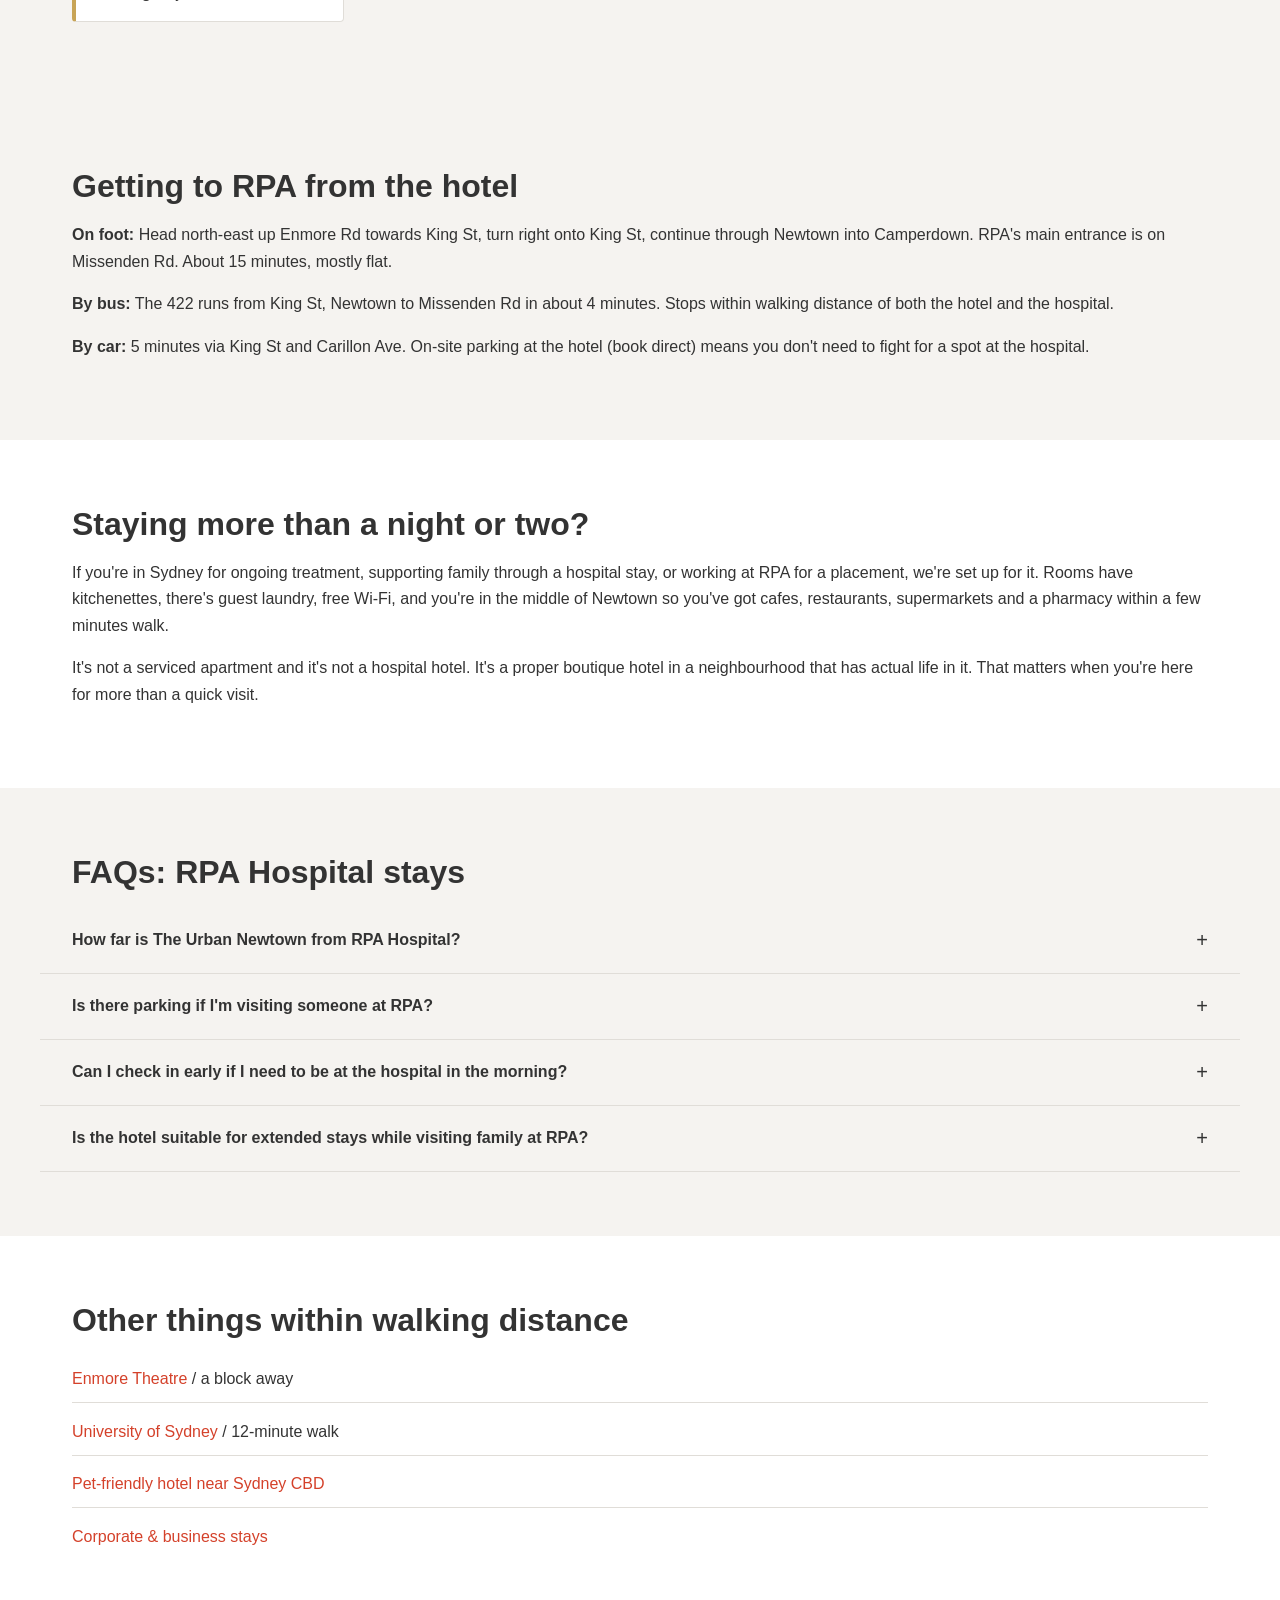
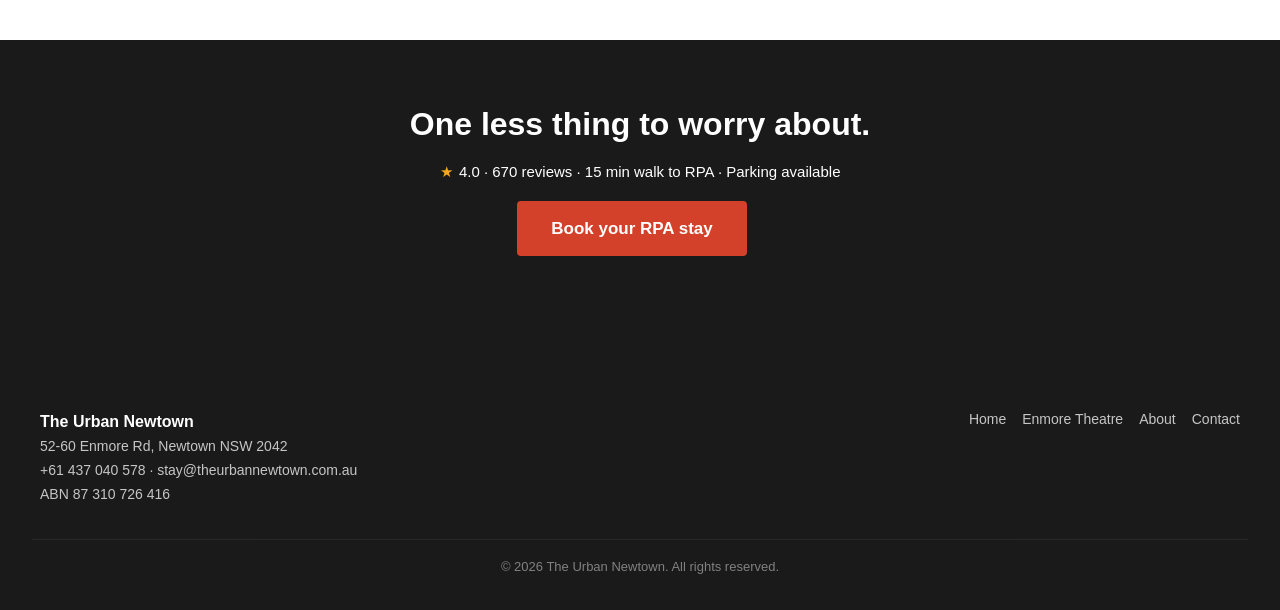
<file: the-urban-newtown/stay-near-rpa-hospital.html>
<!DOCTYPE html>
<html lang="en-AU">
<head>
<meta charset="utf-8">
<meta name="viewport" content="width=device-width, initial-scale=1">
<title>Hotel Near RPA Hospital | The Urban Newtown</title>
<meta name="description" content="Boutique hotel a 15-minute walk from Royal Prince Alfred Hospital. Book direct for early check-in, late checkout, parking and pet-friendly rooms.">
<link rel="canonical" href="https://theurbannewtown.com.au/stay-near-rpa-hospital.html">
<link rel="alternate" hreflang="en-AU" href="https://theurbannewtown.com.au/stay-near-rpa-hospital.html">
<meta name="robots" content="index, follow">

<meta property="og:type" content="website">
<meta property="og:site_name" content="The Urban Newtown">
<meta property="og:title" content="Hotel Near RPA Hospital | The Urban Newtown">
<meta property="og:description" content="15-minute walk from RPA. Book direct for parking, early check-in and a real bed after a long day.">
<meta property="og:url" content="https://theurbannewtown.com.au/stay-near-rpa-hospital.html">
<meta property="og:image" content="https://theurbannewtown.com.au/bannerlatest6.jpg">
<meta property="og:locale" content="en_AU">

<meta name="twitter:card" content="summary_large_image">
<meta name="twitter:title" content="Hotel Near RPA Hospital | The Urban Newtown">
<meta name="twitter:description" content="15-minute walk from RPA. Book direct.">
<meta name="twitter:image" content="https://theurbannewtown.com.au/bannerlatest6.jpg">

<link rel="icon" type="image/png" href="images/urban-logo.png">
<link rel="apple-touch-icon" href="images/urban-logo.png">
<link rel="stylesheet" href="_shared/styles.css">

<script type="application/ld+json">
{
  "@context":"https://schema.org","@type":"Hotel","@id":"https://theurbannewtown.com.au/#hotel",
  "name":"The Urban Newtown","url":"https://theurbannewtown.com.au/",
  "telephone":"+61437040578","email":"stay@theurbannewtown.com.au",
  "priceRange":"$$","petsAllowed":true,"checkinTime":"12:30","checkoutTime":"11:30",
  "image":"https://theurbannewtown.com.au/bannerlatest6.jpg",
  "address":{"@type":"PostalAddress","streetAddress":"52-60 Enmore Rd","addressLocality":"Newtown","addressRegion":"NSW","postalCode":"2042","addressCountry":"AU"},
  "geo":{"@type":"GeoCoordinates","latitude":-33.898800,"longitude":151.176320},
  "aggregateRating":{"@type":"AggregateRating","ratingValue":"4.0","reviewCount":"670","bestRating":"5","worstRating":"1"}
}
</script>
<script type="application/ld+json">
{"@context":"https://schema.org","@type":"BreadcrumbList","itemListElement":[
  {"@type":"ListItem","position":1,"name":"Home","item":"https://theurbannewtown.com.au/"},
  {"@type":"ListItem","position":2,"name":"Stay Near RPA Hospital","item":"https://theurbannewtown.com.au/stay-near-rpa-hospital.html"}
]}
</script>
<script type="application/ld+json">
{
  "@context":"https://schema.org","@type":"FAQPage",
  "mainEntity":[
    {"@type":"Question","name":"How far is The Urban Newtown from RPA Hospital?","acceptedAnswer":{"@type":"Answer","text":"About 15 minutes on foot through Newtown and Camperdown, or a 4-minute bus ride on the 422. Easy walk, mostly flat."}},
    {"@type":"Question","name":"Is there parking if I'm visiting someone at RPA?","acceptedAnswer":{"@type":"Answer","text":"Yes. On-site parking is available when you book direct with us. Hospital parking at RPA is limited and expensive, so having a spot sorted at the hotel takes one thing off the list."}},
    {"@type":"Question","name":"Can I check in early if I need to be at the hospital in the morning?","acceptedAnswer":{"@type":"Answer","text":"Book direct and check-in is 12:30 pm, not the usual 3 pm. If you need to arrive earlier, get in touch and we'll do what we can."}},
    {"@type":"Question","name":"Is the hotel suitable for extended stays while visiting family at RPA?","acceptedAnswer":{"@type":"Answer","text":"Yes. We have rooms with kitchenettes, guest laundry, and free Wi-Fi. It's a proper base, not just a single night crash pad."}}
  ]
}
</script>
<script type="application/ld+json">
{"@context":"https://schema.org","@type":"WebPage","speakable":{"@type":"SpeakableSpecification","cssSelector":["h1"]}}
</script>
</head>
<body>

<div class="topbar" role="complementary" aria-label="Book direct">
  <span>15-minute walk from RPA Hospital. Book direct.</span>
  <a href="https://book-directonline.com/properties/theurbandirect" class="btn btn-primary">Book your RPA stay</a>
  <a href="tel:+61437040578" class="btn btn-ghost">+61 437 040 578</a>
</div>

<header class="site-header">
  <a href="index.html" class="brand"><img src="images/urban-logo.png" alt="The Urban Newtown" width="179" height="108"></a>
  <button class="nav-toggle" aria-label="Open menu" aria-expanded="false" onclick="this.nextElementSibling.classList.toggle('open');this.setAttribute('aria-expanded',this.getAttribute('aria-expanded')==='false')">&#9776;</button>
  <nav aria-label="Primary">
    <a href="index.html">Home</a>
    <div class="nav-dropdown">
      <button type="button" aria-expanded="false">Around the Hotel</button>
      <div class="nav-dropdown-menu">
        <a href="stay-near-enmore-theatre.html">Enmore Theatre</a>
        <a href="pet-friendly-hotel-near-sydney-cbd.html">Pet-Friendly Accommodation</a>
        <a href="corporate-stays-newtown.html">Corporate &amp; Business Travel</a>
        <a href="stay-near-rpa-hospital.html" aria-current="page">RPA Hospital</a>
        <a href="stay-near-sydney-university.html">University of Sydney</a>
      </div>
    </div>
    <a href="about.html">About</a>
    <a href="contact.html">Contact</a>
  </nav>
</header>

<nav aria-label="Breadcrumb" class="breadcrumbs">
  <a href="index.html">Home</a> &rsaquo; <span aria-current="page">Stay Near RPA Hospital</span>
</nav>

<main>

  <section class="hero" aria-label="Hero">
    <img src="images/bannerlatest6.jpg" alt="The Urban Newtown, near RPA Hospital" class="hero-img">
    <div class="hero-copy">
      <span class="badge">15-minute walk to RPA Hospital</span>
      <h1>Hotel near RPA Hospital. A real bed after a long day.</h1>
      <p class="hero-sub">Visiting someone at Royal Prince Alfred? Outpatient appointments spread across the week? Relocating for treatment and need somewhere that actually feels like somewhere? We're a 15-minute walk from RPA, with parking, a kitchenette, and check-in times that work around hospital schedules, not the other way around.</p>
      <p class="trust-strip"><span class="star">&#9733;</span> 4.0 · 670 reviews · 15 min walk to RPA</p>
      <p>
        <a href="https://book-directonline.com/properties/theurbandirect" class="btn btn-primary btn-lg">Book your RPA stay</a>
      </p>
    </div>
  </section>

  <section aria-label="Why stay here for RPA visits">
    <h2>Why stay here when you're visiting RPA</h2>
    <ul>
      <li><strong>15 minutes on foot.</strong> Flat walk through Newtown and Camperdown. Or the 422 bus does it in 4 minutes.</li>
      <li><strong>On-site parking</strong> (book direct only). RPA parking is limited and expensive. Ours isn't.</li>
      <li><strong>Early check-in (12:30 pm).</strong> Useful when your appointment is in the afternoon and you need to drop bags first.</li>
      <li><strong>Kitchenette in-room.</strong> For extended stays, not having to eat out every meal makes a difference.</li>
      <li><strong>Guest laundry.</strong> If you're staying more than a couple of nights, it's there.</li>
      <li><strong>Quiet rooms.</strong> Double-glazed, air-conditioned. You'll actually sleep.</li>
    </ul>
  </section>

  <section class="perks" aria-label="Book direct perks">
    <h2>Book direct, get the perks</h2>
    <ul class="perks-list">
      <li><strong>Earlier check-in</strong> 12:30 pm</li>
      <li><strong>Later checkout</strong> 11:30 am</li>
      <li><strong>Same-day cancellation</strong> by 10 am</li>
      <li><strong>Complimentary upgrade</strong> (subject to availability)</li>
      <li><strong>Parking</strong> only bookable direct</li>
    </ul>
  </section>

  <section aria-label="Getting to RPA from the hotel">
    <h2>Getting to RPA from the hotel</h2>
    <p><strong>On foot:</strong> Head north-east up Enmore Rd towards King St, turn right onto King St, continue through Newtown into Camperdown. RPA's main entrance is on Missenden Rd. About 15 minutes, mostly flat.</p>
    <p><strong>By bus:</strong> The 422 runs from King St, Newtown to Missenden Rd in about 4 minutes. Stops within walking distance of both the hotel and the hospital.</p>
    <p><strong>By car:</strong> 5 minutes via King St and Carillon Ave. On-site parking at the hotel (book direct) means you don't need to fight for a spot at the hospital.</p>
  </section>

  <section aria-label="For extended stays">
    <h2>Staying more than a night or two?</h2>
    <p>If you're in Sydney for ongoing treatment, supporting family through a hospital stay, or working at RPA for a placement, we're set up for it. Rooms have kitchenettes, there's guest laundry, free Wi-Fi, and you're in the middle of Newtown so you've got cafes, restaurants, supermarkets and a pharmacy within a few minutes walk.</p>
    <p>It's not a serviced apartment and it's not a hospital hotel. It's a proper boutique hotel in a neighbourhood that has actual life in it. That matters when you're here for more than a quick visit.</p>
  </section>

  <section class="faq" aria-label="Frequently asked questions">
    <h2>FAQs: RPA Hospital stays</h2>
    <details>
      <summary>How far is The Urban Newtown from RPA Hospital?</summary>
      <p>About 15 minutes on foot through Newtown and Camperdown, or a 4-minute bus ride on the 422. Easy walk, mostly flat.</p>
    </details>
    <details>
      <summary>Is there parking if I'm visiting someone at RPA?</summary>
      <p>Yes. On-site parking is available when you book direct with us. Hospital parking at RPA is limited and expensive, so having a spot sorted at the hotel takes one thing off the list.</p>
    </details>
    <details>
      <summary>Can I check in early if I need to be at the hospital in the morning?</summary>
      <p>Book direct and check-in is 12:30 pm, not the usual 3 pm. If you need to arrive earlier, get in touch and we'll do what we can.</p>
    </details>
    <details>
      <summary>Is the hotel suitable for extended stays while visiting family at RPA?</summary>
      <p>Yes. We have rooms with kitchenettes, guest laundry, and free Wi-Fi. It's a proper base, not just a single-night crash pad.</p>
    </details>
  </section>

  <section aria-label="Other landmarks nearby">
    <h2>Other things within walking distance</h2>
    <ul class="landmarks">
      <li><a href="stay-near-enmore-theatre.html">Enmore Theatre</a> / a block away</li>
      <li><a href="stay-near-sydney-university.html">University of Sydney</a> / 12-minute walk</li>
      <li><a href="pet-friendly-hotel-near-sydney-cbd.html">Pet-friendly hotel near Sydney CBD</a></li>
      <li><a href="corporate-stays-newtown.html">Corporate &amp; business stays</a></li>
    </ul>
  </section>

  <section class="cta" aria-label="Book now">
    <h2>One less thing to worry about.</h2>
    <p class="trust-strip"><span class="star">&#9733;</span> 4.0 · 670 reviews · 15 min walk to RPA · Parking available</p>
    <p>
      <a href="https://book-directonline.com/properties/theurbandirect" class="btn btn-primary btn-lg">Book your RPA stay</a>
    </p>
  </section>

</main>

<footer class="site-footer">
  <div class="footer-inner">
    <address>
      <strong>The Urban Newtown</strong><br>
      52-60 Enmore Rd, Newtown NSW 2042<br>
      <a href="tel:+61437040578">+61 437 040 578</a> · <a href="mailto:stay@theurbannewtown.com.au">stay@theurbannewtown.com.au</a><br>
      ABN 87 310 726 416
    </address>
    <nav aria-label="Footer">
      <a href="index.html">Home</a>
      <a href="stay-near-enmore-theatre.html">Enmore Theatre</a>
      <a href="about.html">About</a>
      <a href="contact.html">Contact</a>
    </nav>
  </div>
  <p class="copy">&copy; 2026 The Urban Newtown. All rights reserved.</p>
</footer>

<script src="_shared/site.js"></script>
</body>
</html>
</file>
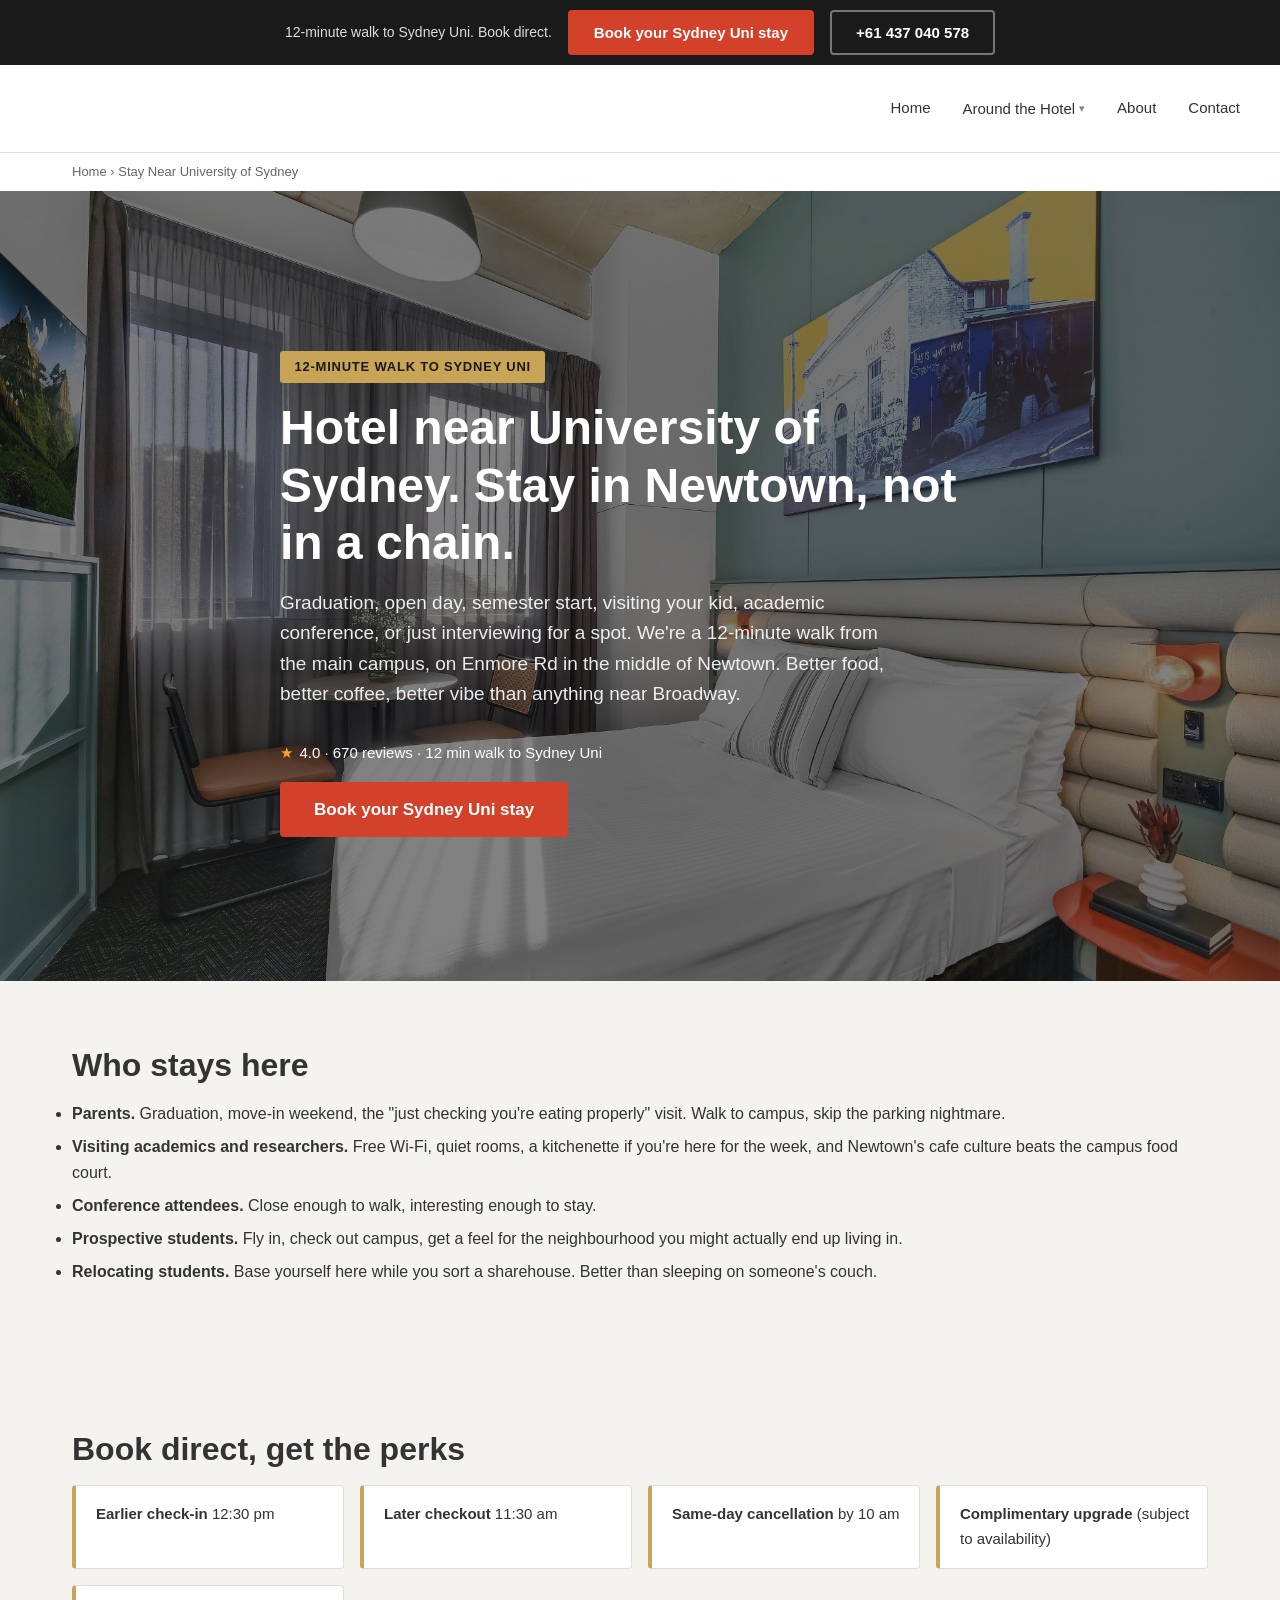
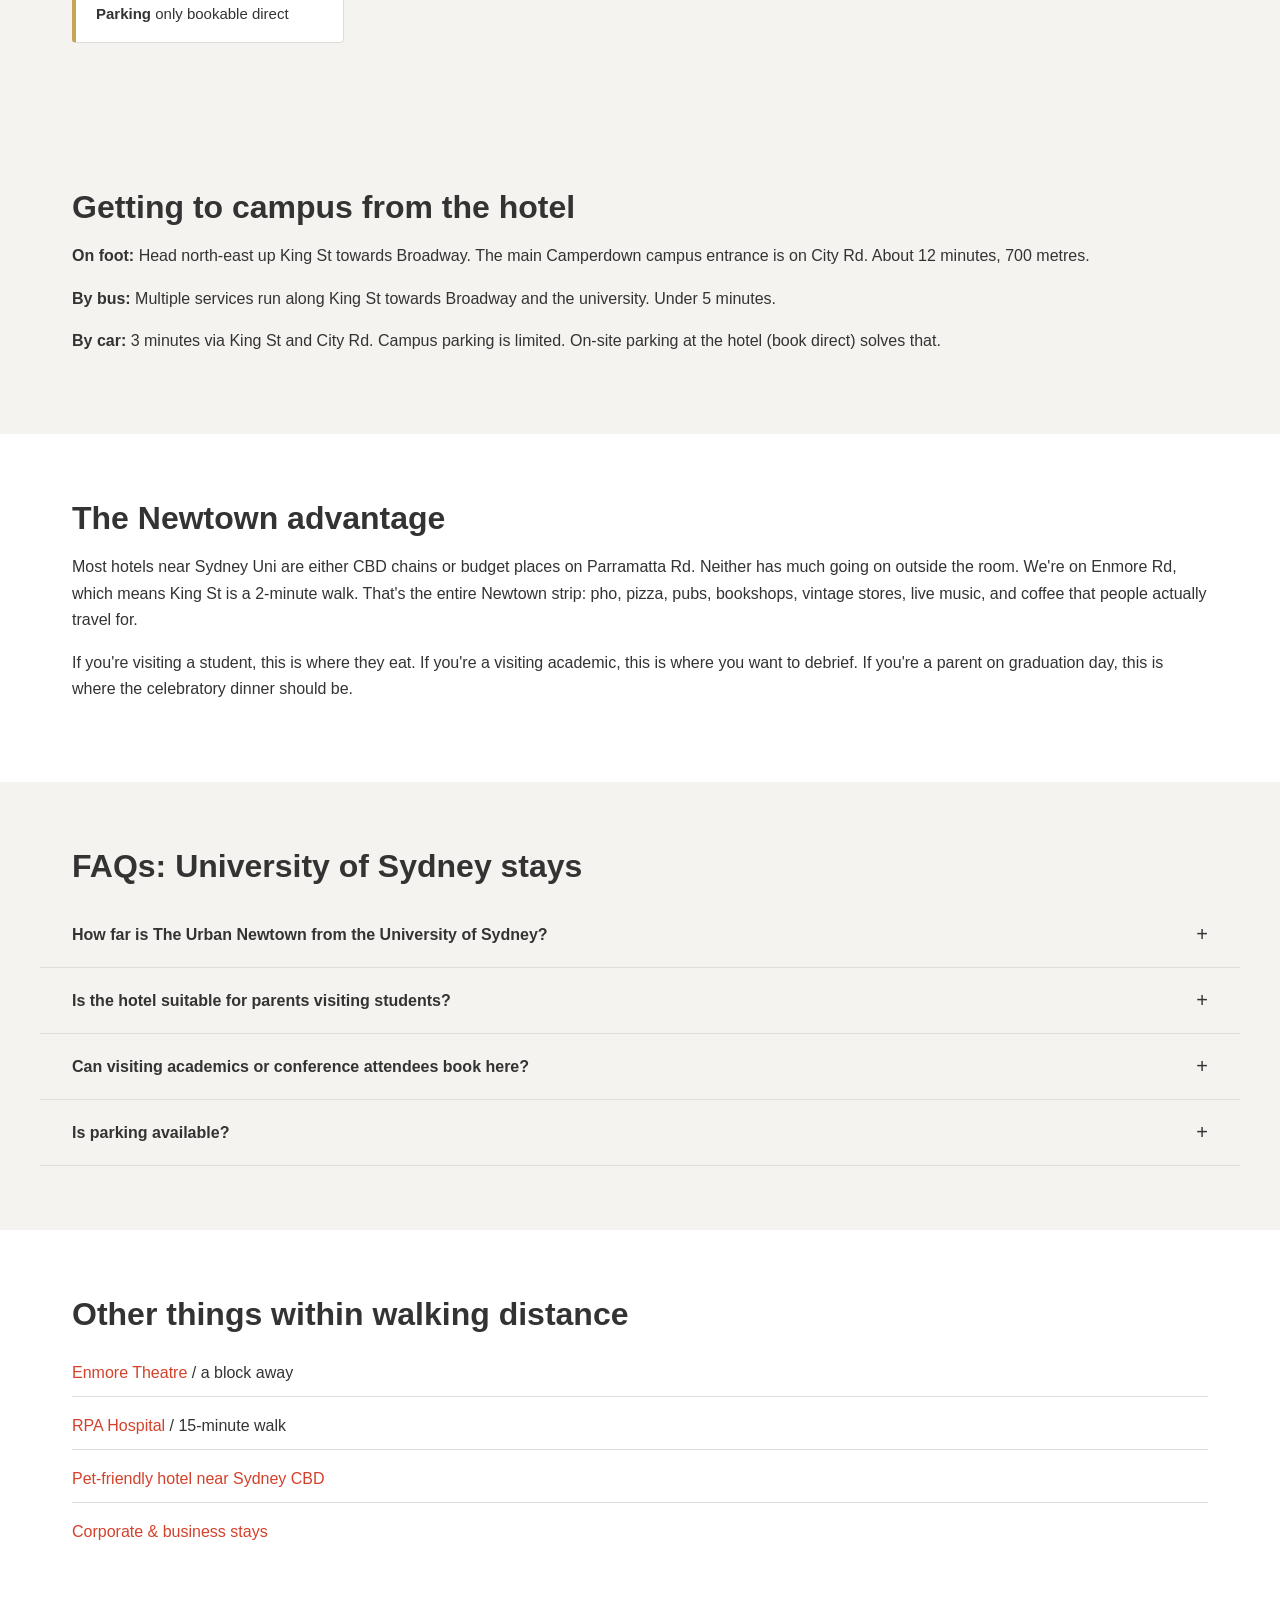
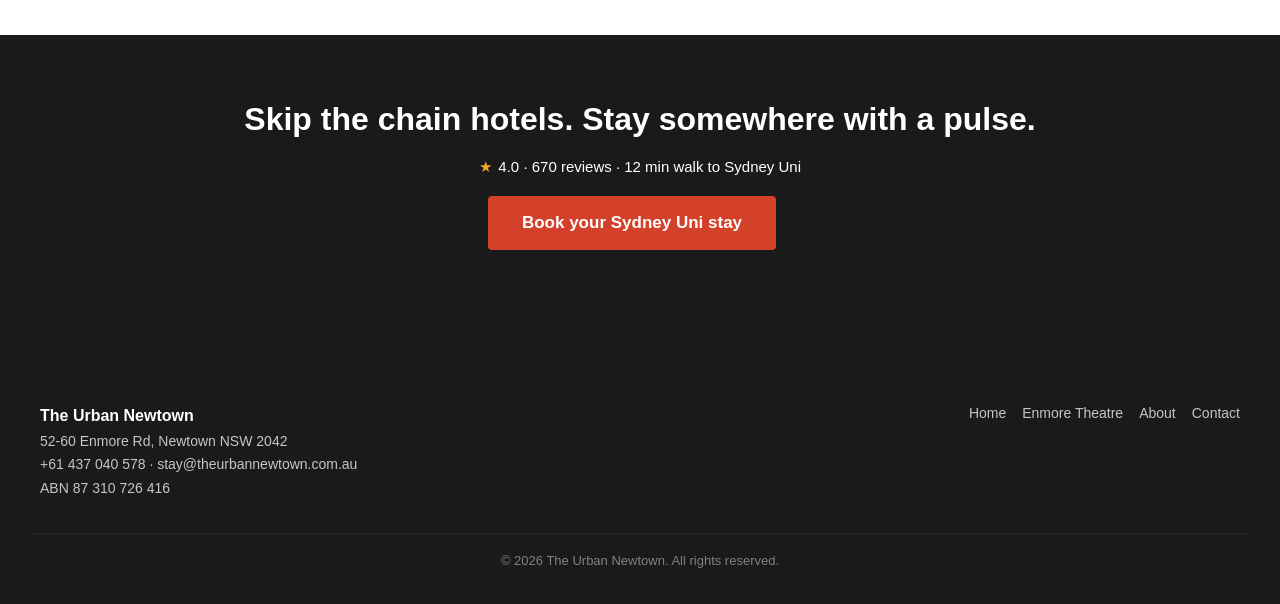
<file: the-urban-newtown/stay-near-sydney-university.html>
<!DOCTYPE html>
<html lang="en-AU">
<head>
<meta charset="utf-8">
<meta name="viewport" content="width=device-width, initial-scale=1">
<title>Hotel Near University of Sydney | The Urban Newtown</title>
<meta name="description" content="Boutique hotel a 12-minute walk from Sydney University. Book direct for early check-in, parking and pet-friendly rooms on Enmore Rd, Newtown.">
<link rel="canonical" href="https://theurbannewtown.com.au/stay-near-sydney-university.html">
<link rel="alternate" hreflang="en-AU" href="https://theurbannewtown.com.au/stay-near-sydney-university.html">
<meta name="robots" content="index, follow">

<meta property="og:type" content="website">
<meta property="og:site_name" content="The Urban Newtown">
<meta property="og:title" content="Hotel Near University of Sydney | The Urban Newtown">
<meta property="og:description" content="12-minute walk to Sydney Uni. Boutique hotel on Enmore Rd, Newtown. Book direct.">
<meta property="og:url" content="https://theurbannewtown.com.au/stay-near-sydney-university.html">
<meta property="og:image" content="https://theurbannewtown.com.au/bannerlatest6.jpg">
<meta property="og:locale" content="en_AU">

<meta name="twitter:card" content="summary_large_image">
<meta name="twitter:title" content="Hotel Near University of Sydney | The Urban Newtown">
<meta name="twitter:description" content="12-minute walk to Sydney Uni. Book direct.">
<meta name="twitter:image" content="https://theurbannewtown.com.au/bannerlatest6.jpg">

<link rel="icon" type="image/png" href="images/urban-logo.png">
<link rel="apple-touch-icon" href="images/urban-logo.png">
<link rel="stylesheet" href="_shared/styles.css">

<script type="application/ld+json">
{
  "@context":"https://schema.org","@type":"Hotel","@id":"https://theurbannewtown.com.au/#hotel",
  "name":"The Urban Newtown","url":"https://theurbannewtown.com.au/",
  "telephone":"+61437040578","email":"stay@theurbannewtown.com.au",
  "priceRange":"$$","petsAllowed":true,"checkinTime":"12:30","checkoutTime":"11:30",
  "image":"https://theurbannewtown.com.au/bannerlatest6.jpg",
  "address":{"@type":"PostalAddress","streetAddress":"52-60 Enmore Rd","addressLocality":"Newtown","addressRegion":"NSW","postalCode":"2042","addressCountry":"AU"},
  "geo":{"@type":"GeoCoordinates","latitude":-33.898800,"longitude":151.176320},
  "aggregateRating":{"@type":"AggregateRating","ratingValue":"4.0","reviewCount":"670","bestRating":"5","worstRating":"1"}
}
</script>
<script type="application/ld+json">
{"@context":"https://schema.org","@type":"BreadcrumbList","itemListElement":[
  {"@type":"ListItem","position":1,"name":"Home","item":"https://theurbannewtown.com.au/"},
  {"@type":"ListItem","position":2,"name":"Stay Near University of Sydney","item":"https://theurbannewtown.com.au/stay-near-sydney-university.html"}
]}
</script>
<script type="application/ld+json">
{
  "@context":"https://schema.org","@type":"FAQPage",
  "mainEntity":[
    {"@type":"Question","name":"How far is The Urban Newtown from the University of Sydney?","acceptedAnswer":{"@type":"Answer","text":"About 12 minutes on foot, roughly 700 metres via King St and City Rd. Or a 3-minute drive."}},
    {"@type":"Question","name":"Is the hotel suitable for parents visiting students at Sydney Uni?","acceptedAnswer":{"@type":"Answer","text":"Yes. Comfortable rooms, a proper neighbourhood to explore, and close enough to campus that you can walk to graduation, open days or move-in weekend without dealing with campus parking."}},
    {"@type":"Question","name":"Can visiting academics or conference attendees book here?","acceptedAnswer":{"@type":"Answer","text":"Absolutely. We're quieter and more interesting than the chain hotels closer to the CBD, with free Wi-Fi, kitchenettes, and the entire Newtown restaurant strip on the doorstep."}},
    {"@type":"Question","name":"Is parking available?","acceptedAnswer":{"@type":"Answer","text":"On-site parking is available when you book direct. The OTAs can't sell it. Campus parking at Sydney Uni is notoriously limited, so this helps."}}
  ]
}
</script>
<script type="application/ld+json">
{"@context":"https://schema.org","@type":"WebPage","speakable":{"@type":"SpeakableSpecification","cssSelector":["h1"]}}
</script>
</head>
<body>

<div class="topbar" role="complementary" aria-label="Book direct">
  <span>12-minute walk to Sydney Uni. Book direct.</span>
  <a href="https://book-directonline.com/properties/theurbandirect" class="btn btn-primary">Book your Sydney Uni stay</a>
  <a href="tel:+61437040578" class="btn btn-ghost">+61 437 040 578</a>
</div>

<header class="site-header">
  <a href="index.html" class="brand"><img src="images/urban-logo.png" alt="The Urban Newtown" width="179" height="108"></a>
  <button class="nav-toggle" aria-label="Open menu" aria-expanded="false" onclick="this.nextElementSibling.classList.toggle('open');this.setAttribute('aria-expanded',this.getAttribute('aria-expanded')==='false')">&#9776;</button>
  <nav aria-label="Primary">
    <a href="index.html">Home</a>
    <div class="nav-dropdown">
      <button type="button" aria-expanded="false">Around the Hotel</button>
      <div class="nav-dropdown-menu">
        <a href="stay-near-enmore-theatre.html">Enmore Theatre</a>
        <a href="pet-friendly-hotel-near-sydney-cbd.html">Pet-Friendly Accommodation</a>
        <a href="corporate-stays-newtown.html">Corporate &amp; Business Travel</a>
        <a href="stay-near-rpa-hospital.html">RPA Hospital</a>
        <a href="stay-near-sydney-university.html" aria-current="page">University of Sydney</a>
      </div>
    </div>
    <a href="about.html">About</a>
    <a href="contact.html">Contact</a>
  </nav>
</header>

<nav aria-label="Breadcrumb" class="breadcrumbs">
  <a href="index.html">Home</a> &rsaquo; <span aria-current="page">Stay Near University of Sydney</span>
</nav>

<main>

  <section class="hero" aria-label="Hero">
    <img src="images/bannerlatest6.jpg" alt="The Urban Newtown, near the University of Sydney" class="hero-img">
    <div class="hero-copy">
      <span class="badge">12-minute walk to Sydney Uni</span>
      <h1>Hotel near University of Sydney. Stay in Newtown, not in a chain.</h1>
      <p class="hero-sub">Graduation, open day, semester start, visiting your kid, academic conference, or just interviewing for a spot. We're a 12-minute walk from the main campus, on Enmore Rd in the middle of Newtown. Better food, better coffee, better vibe than anything near Broadway.</p>
      <p class="trust-strip"><span class="star">&#9733;</span> 4.0 · 670 reviews · 12 min walk to Sydney Uni</p>
      <p>
        <a href="https://book-directonline.com/properties/theurbandirect" class="btn btn-primary btn-lg">Book your Sydney Uni stay</a>
      </p>
    </div>
  </section>

  <section aria-label="Who stays here for Sydney Uni">
    <h2>Who stays here</h2>
    <ul>
      <li><strong>Parents.</strong> Graduation, move-in weekend, the "just checking you're eating properly" visit. Walk to campus, skip the parking nightmare.</li>
      <li><strong>Visiting academics and researchers.</strong> Free Wi-Fi, quiet rooms, a kitchenette if you're here for the week, and Newtown's cafe culture beats the campus food court.</li>
      <li><strong>Conference attendees.</strong> Close enough to walk, interesting enough to stay.</li>
      <li><strong>Prospective students.</strong> Fly in, check out campus, get a feel for the neighbourhood you might actually end up living in.</li>
      <li><strong>Relocating students.</strong> Base yourself here while you sort a sharehouse. Better than sleeping on someone's couch.</li>
    </ul>
  </section>

  <section class="perks" aria-label="Book direct perks">
    <h2>Book direct, get the perks</h2>
    <ul class="perks-list">
      <li><strong>Earlier check-in</strong> 12:30 pm</li>
      <li><strong>Later checkout</strong> 11:30 am</li>
      <li><strong>Same-day cancellation</strong> by 10 am</li>
      <li><strong>Complimentary upgrade</strong> (subject to availability)</li>
      <li><strong>Parking</strong> only bookable direct</li>
    </ul>
  </section>

  <section aria-label="Getting to Sydney Uni">
    <h2>Getting to campus from the hotel</h2>
    <p><strong>On foot:</strong> Head north-east up King St towards Broadway. The main Camperdown campus entrance is on City Rd. About 12 minutes, 700 metres.</p>
    <p><strong>By bus:</strong> Multiple services run along King St towards Broadway and the university. Under 5 minutes.</p>
    <p><strong>By car:</strong> 3 minutes via King St and City Rd. Campus parking is limited. On-site parking at the hotel (book direct) solves that.</p>
  </section>

  <section aria-label="The neighbourhood">
    <h2>The Newtown advantage</h2>
    <p>Most hotels near Sydney Uni are either CBD chains or budget places on Parramatta Rd. Neither has much going on outside the room. We're on Enmore Rd, which means King St is a 2-minute walk. That's the entire Newtown strip: pho, pizza, pubs, bookshops, vintage stores, live music, and coffee that people actually travel for.</p>
    <p>If you're visiting a student, this is where they eat. If you're a visiting academic, this is where you want to debrief. If you're a parent on graduation day, this is where the celebratory dinner should be.</p>
  </section>

  <section class="faq" aria-label="Frequently asked questions">
    <h2>FAQs: University of Sydney stays</h2>
    <details>
      <summary>How far is The Urban Newtown from the University of Sydney?</summary>
      <p>About 12 minutes on foot, roughly 700 metres via King St and City Rd. Or a 3-minute drive.</p>
    </details>
    <details>
      <summary>Is the hotel suitable for parents visiting students?</summary>
      <p>Yes. Comfortable rooms, a proper neighbourhood to explore, and close enough to campus that you can walk to graduation, open days or move-in weekend without dealing with campus parking.</p>
    </details>
    <details>
      <summary>Can visiting academics or conference attendees book here?</summary>
      <p>Absolutely. We're quieter and more interesting than the chain hotels closer to the CBD, with free Wi-Fi, kitchenettes, and the entire Newtown restaurant strip on the doorstep.</p>
    </details>
    <details>
      <summary>Is parking available?</summary>
      <p>On-site parking is available when you book direct. Campus parking at Sydney Uni is notoriously limited, so this helps.</p>
    </details>
  </section>

  <section aria-label="Other landmarks nearby">
    <h2>Other things within walking distance</h2>
    <ul class="landmarks">
      <li><a href="stay-near-enmore-theatre.html">Enmore Theatre</a> / a block away</li>
      <li><a href="stay-near-rpa-hospital.html">RPA Hospital</a> / 15-minute walk</li>
      <li><a href="pet-friendly-hotel-near-sydney-cbd.html">Pet-friendly hotel near Sydney CBD</a></li>
      <li><a href="corporate-stays-newtown.html">Corporate &amp; business stays</a></li>
    </ul>
  </section>

  <section class="cta" aria-label="Book now">
    <h2>Skip the chain hotels. Stay somewhere with a pulse.</h2>
    <p class="trust-strip"><span class="star">&#9733;</span> 4.0 · 670 reviews · 12 min walk to Sydney Uni</p>
    <p>
      <a href="https://book-directonline.com/properties/theurbandirect" class="btn btn-primary btn-lg">Book your Sydney Uni stay</a>
    </p>
  </section>

</main>

<footer class="site-footer">
  <div class="footer-inner">
    <address>
      <strong>The Urban Newtown</strong><br>
      52-60 Enmore Rd, Newtown NSW 2042<br>
      <a href="tel:+61437040578">+61 437 040 578</a> · <a href="mailto:stay@theurbannewtown.com.au">stay@theurbannewtown.com.au</a><br>
      ABN 87 310 726 416
    </address>
    <nav aria-label="Footer">
      <a href="index.html">Home</a>
      <a href="stay-near-enmore-theatre.html">Enmore Theatre</a>
      <a href="about.html">About</a>
      <a href="contact.html">Contact</a>
    </nav>
  </div>
  <p class="copy">&copy; 2026 The Urban Newtown. All rights reserved.</p>
</footer>

<script src="_shared/site.js"></script>
</body>
</html>
</file>
<file: the-urban-newtown/_shared/styles.css>
/* ============================================================
   THE URBAN NEWTOWN — Global Stylesheet
   Design: clean industrial, Newtown-bohemian, mobile-first
   ============================================================ */

/* --- Reset & Base --- */
*, *::before, *::after { box-sizing: border-box; margin: 0; padding: 0; }

:root {
  /* Palette — derived from current site + industrial brief */
  --color-bg:        #ffffff;
  --color-bg-dark:   #1a1a1a;
  --color-bg-warm:   #f5f3f0;
  --color-bg-accent: #2c2c2c;
  --color-text:      #333333;
  --color-text-light:#666666;
  --color-text-inv:  #ffffff;
  --color-accent:    #c8a456;     /* warm brass — industrial lighting vibe */
  --color-accent-dk: #a8863a;
  --color-cta:       #d4412a;     /* punchy red — rebellious, Newtown energy */
  --color-cta-hover: #b8351f;
  --color-border:    #e0ddd8;
  --color-star:      #f5a623;

  /* Type — system stack, clean and fast */
  --font-body:    'Inter', -apple-system, BlinkMacSystemFont, 'Segoe UI', Roboto, sans-serif;
  --font-heading: 'Inter', -apple-system, BlinkMacSystemFont, 'Segoe UI', Roboto, sans-serif;

  /* Spacing */
  --space-xs:  0.5rem;
  --space-sm:  1rem;
  --space-md:  2rem;
  --space-lg:  4rem;
  --space-xl:  6rem;

  /* Widths */
  --max-w:     1200px;
  --max-w-narrow: 800px;
}

html { scroll-behavior: smooth; }

body {
  font-family: var(--font-body);
  font-size: 1rem;
  line-height: 1.65;
  color: var(--color-text);
  background: var(--color-bg);
  -webkit-font-smoothing: antialiased;
}

img { max-width: 100%; height: auto; display: block; }
a { color: var(--color-cta); text-decoration: none; transition: color 0.2s; }
a:hover { color: var(--color-cta-hover); }
address { font-style: normal; }

.container { max-width: var(--max-w); margin: 0 auto; padding: 0 var(--space-md); }
.container-narrow { max-width: var(--max-w-narrow); margin: 0 auto; padding: 0 var(--space-md); }


/* --- Topbar (persistent Book Direct) --- */
.topbar {
  background: var(--color-bg-dark);
  color: var(--color-text-inv);
  padding: 0.6rem var(--space-md);
  display: flex;
  align-items: center;
  justify-content: center;
  gap: var(--space-sm);
  font-size: 0.875rem;
  flex-wrap: wrap;
}
.topbar span { opacity: 0.85; }


/* --- Buttons --- */
.btn {
  display: inline-block;
  padding: 0.7rem 1.5rem;
  border-radius: 4px;
  font-weight: 600;
  font-size: 0.9375rem;
  text-align: center;
  cursor: pointer;
  transition: all 0.2s;
  border: 2px solid transparent;
  text-decoration: none;
  line-height: 1.3;
}
.btn-primary {
  background: var(--color-cta);
  color: #fff;
  border-color: var(--color-cta);
}
.btn-primary:hover {
  background: var(--color-cta-hover);
  border-color: var(--color-cta-hover);
  color: #fff;
}
.btn-ghost {
  background: transparent;
  color: var(--color-text-inv);
  border-color: rgba(255,255,255,0.4);
}
.btn-ghost:hover {
  border-color: #fff;
  color: #fff;
}
.btn-ghost-dark {
  background: transparent;
  color: var(--color-text);
  border-color: var(--color-border);
}
.btn-ghost-dark:hover {
  border-color: var(--color-text);
  color: var(--color-text);
}
.btn-lg {
  padding: 0.9rem 2rem;
  font-size: 1.0625rem;
}


/* --- Site Header / Nav --- */
.site-header {
  background: var(--color-bg);
  padding: var(--space-sm) var(--space-md);
  display: flex;
  align-items: center;
  justify-content: space-between;
  border-bottom: 1px solid var(--color-border);
  position: relative;
}
.brand img {
  height: 55px;
  width: auto;
}
.site-header nav {
  display: flex;
  gap: var(--space-sm);
  align-items: center;
  flex-wrap: wrap;
}
.site-header nav a {
  color: var(--color-text);
  font-size: 0.9375rem;
  font-weight: 500;
  padding: 0.25rem 0.5rem;
  border-radius: 3px;
  transition: background 0.2s, color 0.2s;
}
.site-header nav a:hover,
.site-header nav a[aria-current="page"] {
  color: var(--color-cta);
}

/* Dropdown (Around the Hotel) */
.nav-dropdown {
  position: relative;
}
.nav-dropdown > button {
  background: none;
  border: none;
  color: var(--color-text);
  font-family: inherit;
  font-size: 0.9375rem;
  font-weight: 500;
  padding: 0.25rem 0.5rem;
  cursor: pointer;
  display: flex;
  align-items: center;
  gap: 0.25rem;
  border-radius: 3px;
  transition: color 0.2s;
}
.nav-dropdown > button:hover {
  color: var(--color-cta);
}
.nav-dropdown > button::after {
  content: '▾';
  font-size: 0.7rem;
  opacity: 0.6;
}
.nav-dropdown-menu {
  display: none;
  position: absolute;
  top: calc(100% + 0.35rem);
  left: 0;
  background: #fff;
  border: 1px solid var(--color-border);
  border-radius: 6px;
  box-shadow: 0 8px 24px rgba(0,0,0,0.1);
  min-width: 260px;
  z-index: 200;
  padding: 0.5rem 0;
}
.nav-dropdown.open .nav-dropdown-menu {
  display: block;
}
.nav-dropdown-menu a {
  display: block;
  padding: 0.55rem 1.25rem;
  font-size: 0.9375rem;
  font-weight: 400;
  color: var(--color-text);
  transition: background 0.15s, color 0.15s;
  white-space: nowrap;
}
.nav-dropdown-menu a:hover {
  background: var(--color-bg-warm);
  color: var(--color-cta);
}
.nav-dropdown-menu .coming-soon {
  opacity: 0.5;
  pointer-events: none;
}

/* Mobile nav toggle */
.nav-toggle {
  display: none;
  background: none;
  border: none;
  font-size: 1.5rem;
  cursor: pointer;
  color: var(--color-text);
  padding: 0.25rem;
}

@media (max-width: 768px) {
  .nav-toggle { display: block; }
  .site-header nav {
    display: none;
    position: absolute;
    top: 100%;
    left: 0;
    right: 0;
    background: #fff;
    flex-direction: column;
    padding: var(--space-sm) var(--space-md);
    border-bottom: 1px solid var(--color-border);
    box-shadow: 0 4px 12px rgba(0,0,0,0.08);
    z-index: 100;
  }
  .site-header nav.open { display: flex; }
  .site-header nav a {
    padding: 0.6rem 0;
    font-size: 1rem;
  }
  /* Mobile dropdown — inline, no absolute positioning */
  .nav-dropdown-menu {
    position: static;
    border: none;
    box-shadow: none;
    min-width: auto;
    padding: 0 0 0 1rem;
  }
  .nav-dropdown.open .nav-dropdown-menu { display: block; }
  .nav-dropdown-menu a {
    padding: 0.4rem 0;
  }
}


/* --- Breadcrumbs --- */
.breadcrumbs {
  padding: var(--space-xs) var(--space-md);
  font-size: 0.8125rem;
  color: var(--color-text-light);
  max-width: var(--max-w);
  margin: 0 auto;
}
.breadcrumbs a { color: var(--color-text-light); }
.breadcrumbs a:hover { color: var(--color-cta); }


/* --- Hero --- */
.hero {
  position: relative;
  background: var(--color-bg-dark);
  overflow: hidden;
  min-height: 520px;
  display: flex;
  align-items: center;
}
.hero-img {
  position: absolute;
  inset: 0;
  width: 100%;
  height: 100%;
  object-fit: cover;
  opacity: 0.45;
}
.hero-copy {
  position: relative;
  z-index: 2;
  max-width: var(--max-w);
  margin: 0 auto;
  padding: var(--space-xl) var(--space-md) var(--space-lg);
  color: var(--color-text-inv);
}
.hero h1 {
  font-family: var(--font-heading);
  font-size: clamp(1.75rem, 4vw, 3rem);
  font-weight: 700;
  line-height: 1.2;
  margin-bottom: var(--space-sm);
  max-width: 720px;
}
.hero-sub {
  font-size: clamp(1rem, 2vw, 1.1875rem);
  line-height: 1.6;
  max-width: 620px;
  opacity: 0.9;
  margin-bottom: var(--space-md);
}


/* --- Badge (e.g. "90 seconds on foot") --- */
.badge {
  display: inline-block;
  background: var(--color-accent);
  color: var(--color-bg-dark);
  font-weight: 700;
  font-size: 0.8125rem;
  text-transform: uppercase;
  letter-spacing: 0.06em;
  padding: 0.35rem 0.9rem;
  border-radius: 3px;
  margin-bottom: var(--space-sm);
}


/* --- Trust Strip --- */
.trust-strip {
  font-size: 0.9375rem;
  font-weight: 500;
  margin: var(--space-sm) 0;
  display: flex;
  align-items: center;
  gap: 0.4rem;
  flex-wrap: wrap;
}
.trust-strip .star { color: var(--color-star); }
.hero .trust-strip { color: var(--color-text-inv); }


/* --- Booking Form (hero embedded) --- */
.datepicker {
  display: flex;
  gap: var(--space-xs);
  flex-wrap: wrap;
  align-items: end;
  margin-bottom: var(--space-sm);
  background: rgba(0,0,0,0.35);
  padding: var(--space-sm);
  border-radius: 6px;
  max-width: 660px;
}
.datepicker label {
  display: flex;
  flex-direction: column;
  font-size: 0.8125rem;
  font-weight: 600;
  text-transform: uppercase;
  letter-spacing: 0.04em;
  color: rgba(255,255,255,0.8);
  gap: 0.25rem;
}
.datepicker input,
.datepicker select {
  padding: 0.6rem 0.75rem;
  border: 1px solid rgba(255,255,255,0.25);
  border-radius: 4px;
  background: rgba(255,255,255,0.12);
  color: #fff;
  font-size: 0.9375rem;
  min-width: 130px;
}
.datepicker input:focus,
.datepicker select:focus {
  outline: 2px solid var(--color-accent);
  border-color: var(--color-accent);
}
.datepicker .btn-primary {
  align-self: end;
}

/* Date input colour-scheme for dark bg */
.datepicker input[type="date"]::-webkit-calendar-picker-indicator {
  filter: invert(1);
}


/* --- Sections --- */
section {
  padding: var(--space-lg) 0;
}
section:nth-child(even) {
  background: var(--color-bg-warm);
}
section > *:not(.hero-img):not(.hero-copy) {
  max-width: var(--max-w);
  margin-left: auto;
  margin-right: auto;
  padding-left: var(--space-md);
  padding-right: var(--space-md);
}

section h2 {
  font-family: var(--font-heading);
  font-size: clamp(1.375rem, 3vw, 2rem);
  font-weight: 700;
  margin-bottom: var(--space-sm);
  line-height: 1.25;
}
section h3 {
  font-size: 1.125rem;
  font-weight: 600;
  margin: var(--space-md) 0 var(--space-xs);
}
section p {
  margin-bottom: var(--space-sm);
  max-width: 720px;
}
section ul, section ol {
  margin-bottom: var(--space-sm);
  padding-left: 1.25rem;
}
section li {
  margin-bottom: 0.4rem;
}


/* --- Perks List (5-point book direct strip) --- */
.perks-list {
  list-style: none;
  padding-left: 0;
  display: grid;
  grid-template-columns: repeat(auto-fit, minmax(240px, 1fr));
  gap: var(--space-sm);
}
.perks-list li {
  background: var(--color-bg);
  border: 1px solid var(--color-border);
  border-left: 4px solid var(--color-accent);
  padding: var(--space-sm) var(--space-sm) var(--space-sm) calc(var(--space-sm) + 0.25rem);
  border-radius: 4px;
  font-size: 0.9375rem;
  margin-bottom: 0;
}
.perks {
  background: var(--color-bg-warm);
}


/* --- Feature / Amenity Icons Grid --- */
.features-grid {
  display: grid;
  grid-template-columns: repeat(auto-fill, minmax(160px, 1fr));
  gap: var(--space-md);
  list-style: none;
  padding-left: 0;
}
.features-grid li {
  text-align: center;
  margin-bottom: 0;
}
.features-grid img {
  width: 64px;
  height: 64px;
  object-fit: contain;
  margin: 0 auto var(--space-xs);
  border-radius: 50%;
}
.features-grid span {
  display: block;
  font-size: 0.875rem;
  font-weight: 500;
}


/* --- Gallery --- */
.gallery {
  display: grid;
  grid-template-columns: repeat(auto-fill, minmax(240px, 1fr));
  gap: var(--space-xs);
}
.gallery img {
  width: 100%;
  aspect-ratio: 4/3;
  object-fit: cover;
  border-radius: 4px;
  transition: transform 0.3s;
}
.gallery img:hover {
  transform: scale(1.02);
}


/* --- Reviews Carousel --- */
.review-carousel {
  position: relative;
  max-width: 720px;
  overflow: hidden;
}
.review-track {
  display: flex;
  transition: transform 0.45s ease;
}
.review-slide {
  min-width: 100%;
  flex-shrink: 0;
  padding-right: var(--space-md);
}
.review-slide blockquote {
  border-left: 4px solid var(--color-accent);
  padding: var(--space-sm) 0 var(--space-sm) var(--space-md);
  margin: 0;
}
.review-slide blockquote p {
  font-size: 1.0625rem;
  font-style: italic;
  line-height: 1.6;
  color: var(--color-text);
  margin-bottom: var(--space-xs);
}
.review-slide blockquote cite {
  font-style: normal;
  font-size: 0.875rem;
  color: var(--color-text-light);
  font-weight: 500;
}

/* Carousel controls */
.carousel-controls {
  display: flex;
  align-items: center;
  gap: var(--space-sm);
  margin-top: var(--space-md);
}
.carousel-btn {
  width: 40px;
  height: 40px;
  border-radius: 50%;
  border: 2px solid var(--color-border);
  background: var(--color-bg);
  color: var(--color-text);
  font-size: 1.125rem;
  cursor: pointer;
  display: flex;
  align-items: center;
  justify-content: center;
  transition: all 0.2s;
  flex-shrink: 0;
}
.carousel-btn:hover {
  border-color: var(--color-accent);
  color: var(--color-accent);
}
.carousel-dots {
  display: flex;
  gap: 0.4rem;
}
.carousel-dot {
  width: 10px;
  height: 10px;
  border-radius: 50%;
  background: var(--color-border);
  border: none;
  cursor: pointer;
  transition: background 0.2s;
  padding: 0;
}
.carousel-dot.active {
  background: var(--color-accent);
}

/* Fallback: static reviews if JS disabled */
.no-js .review-track {
  flex-direction: column;
}
.no-js .review-slide {
  min-width: auto;
  margin-bottom: var(--space-md);
}
.no-js .carousel-controls { display: none; }


/* --- CTA Section (dark) --- */
.cta {
  background: var(--color-bg-dark) !important;
  color: var(--color-text-inv);
  text-align: center;
}
.cta h2 {
  color: var(--color-text-inv);
}
.cta .trust-strip {
  color: var(--color-text-inv);
  justify-content: center;
}
.cta .btn-primary { margin-right: var(--space-sm); }
.cta a.btn { margin-bottom: var(--space-xs); }


/* --- NAP (Contact page) --- */
.nap address {
  font-size: 1.0625rem;
  line-height: 1.8;
  margin-bottom: var(--space-md);
}
.nap address strong { font-size: 1.25rem; }


/* --- Map --- */
.map-section iframe {
  width: 100%;
  height: 400px;
  border: 0;
  border-radius: 6px;
  margin-bottom: var(--space-sm);
}


/* --- Directions --- */
.directions h3 { color: var(--color-accent-dk); }


/* --- Landmarks list --- */
.landmarks {
  list-style: none;
  padding-left: 0;
}
.landmarks li {
  padding: 0.6rem 0;
  border-bottom: 1px solid var(--color-border);
}
.landmarks li:last-child { border-bottom: none; }
.landmarks a {
  font-weight: 500;
}


/* --- FAQ (Enmore page) --- */
.faq details {
  border-bottom: 1px solid var(--color-border);
  padding: var(--space-sm) 0;
}
.faq summary {
  font-weight: 600;
  font-size: 1rem;
  cursor: pointer;
  list-style: none;
  display: flex;
  justify-content: space-between;
  align-items: center;
}
.faq summary::after {
  content: '+';
  font-size: 1.25rem;
  font-weight: 300;
  transition: transform 0.2s;
  flex-shrink: 0;
  margin-left: var(--space-sm);
}
.faq details[open] summary::after {
  content: '−';
}
.faq details p {
  padding-top: var(--space-xs);
  color: var(--color-text-light);
}


/* --- Footer --- */
.site-footer {
  background: var(--color-bg-dark);
  color: rgba(255,255,255,0.75);
  padding: var(--space-lg) var(--space-md) var(--space-md);
  font-size: 0.875rem;
  line-height: 1.7;
}
.site-footer .footer-inner {
  max-width: var(--max-w);
  margin: 0 auto;
  display: flex;
  justify-content: space-between;
  gap: var(--space-md);
  flex-wrap: wrap;
}
.site-footer address strong {
  color: #fff;
  font-size: 1rem;
}
.site-footer a {
  color: rgba(255,255,255,0.75);
}
.site-footer a:hover { color: #fff; }
.site-footer nav {
  display: flex;
  gap: var(--space-sm);
  flex-wrap: wrap;
  align-items: flex-start;
}
.site-footer .copy {
  width: 100%;
  text-align: center;
  margin-top: var(--space-md);
  padding-top: var(--space-sm);
  border-top: 1px solid rgba(255,255,255,0.1);
  font-size: 0.8125rem;
  opacity: 0.6;
}


/* --- Utilities --- */
.sr-only {
  position: absolute;
  width: 1px;
  height: 1px;
  margin: -1px;
  padding: 0;
  overflow: hidden;
  clip: rect(0,0,0,0);
  border: 0;
}
.text-center { text-align: center; }
.mt-sm { margin-top: var(--space-sm); }
.mt-md { margin-top: var(--space-md); }
.mb-sm { margin-bottom: var(--space-sm); }
.mb-md { margin-bottom: var(--space-md); }

/* Print */
@media print {
  .topbar, .site-header nav, .btn { display: none; }
  .hero { min-height: auto; background: none; }
  .hero-img { display: none; }
  .hero-copy { color: #000; padding: var(--space-sm) 0; }
}
</file>
